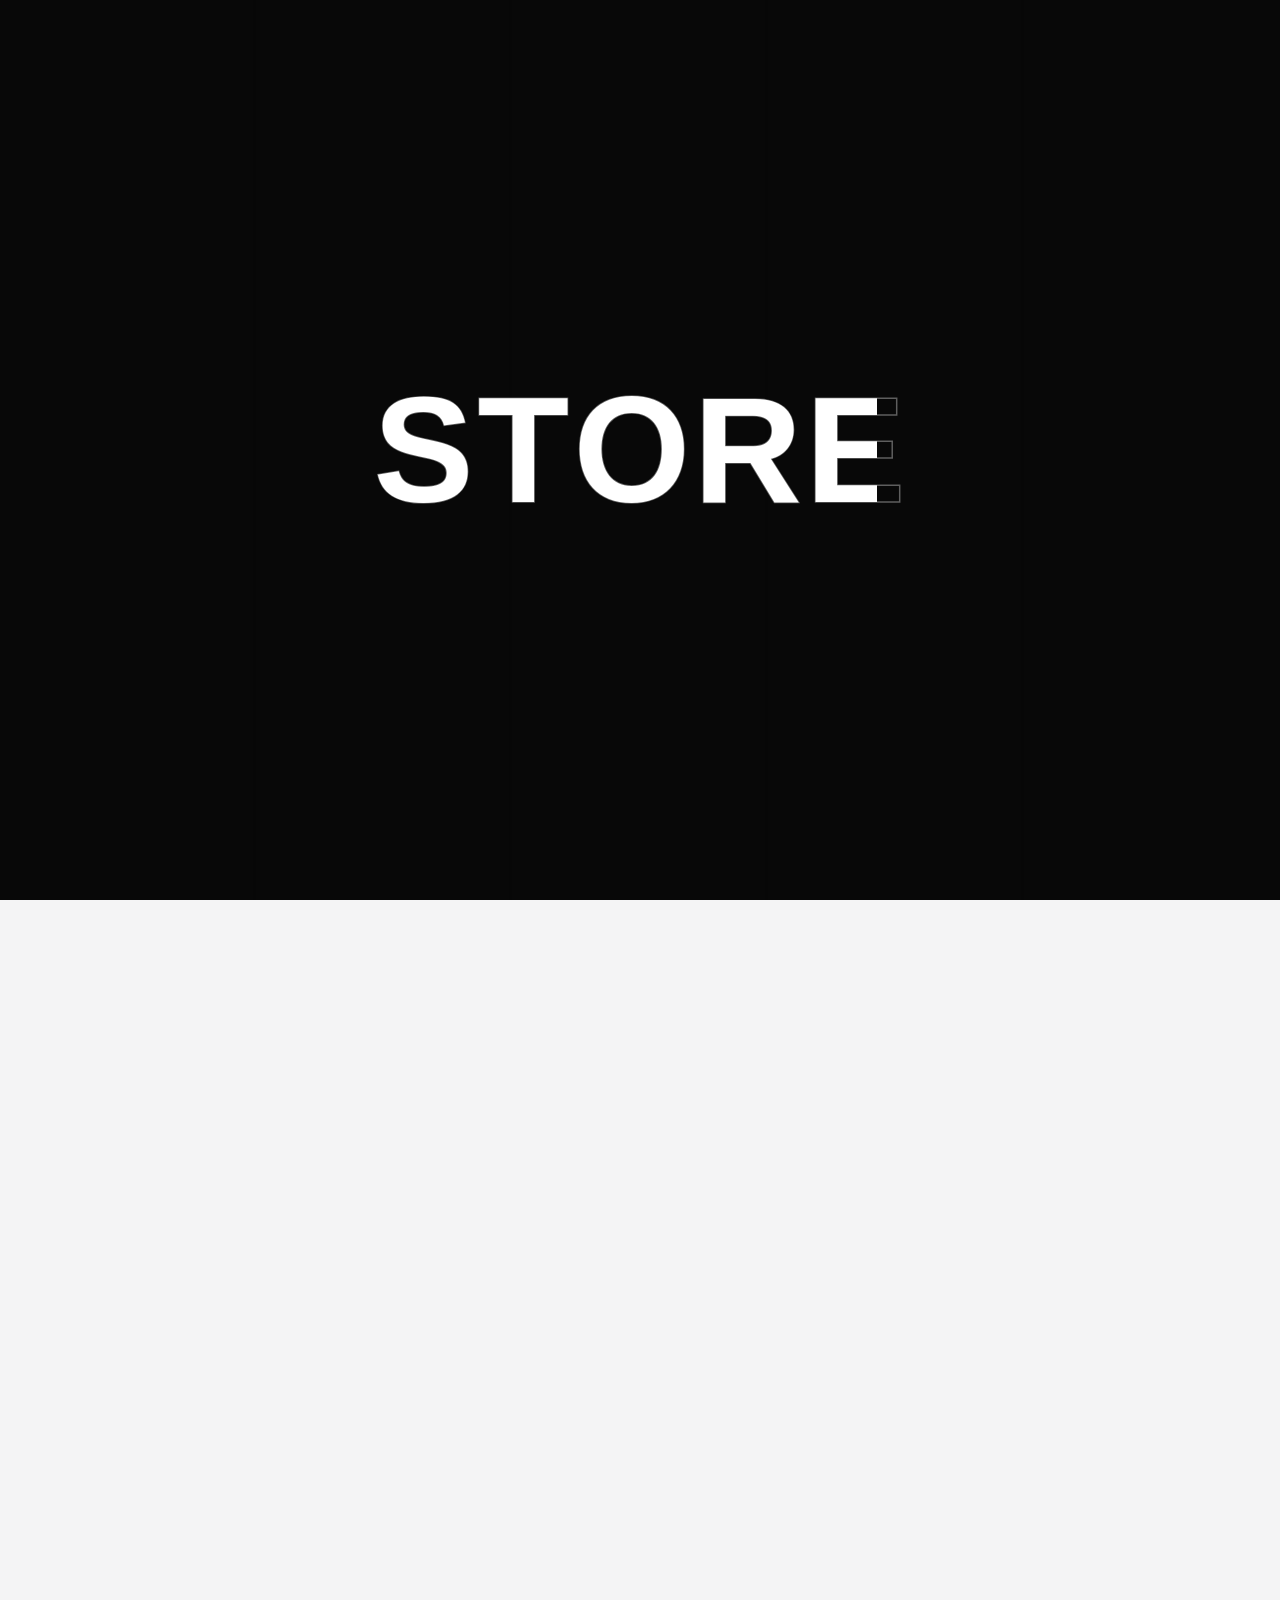
<file: index.html>
<!DOCTYPE html>
<html lang="en" class="preloader-locked">

<head>
    <meta charset="UTF-8">
    <meta name="viewport" content="width=device-width, initial-scale=1.0, maximum-scale=5.0, viewport-fit=cover">
    <link rel="icon" type="image/svg+xml" href="data:image/svg+xml,%3Csvg width='35' height='35' viewBox='0 0 35 35' fill='none' xmlns='http://www.w3.org/2000/svg'%3E%3Crect x='17.5' width='24.7487' height='24.7487' transform='rotate(45 17.5 0)' fill='%23D9D9D9'/%3E%3Cpath d='M34.6466 17.5002L17.75 34.3969V0.603527L34.6466 17.5002Z' fill='black' stroke='%23060606' stroke-width='0.5'/%3E%3C/svg%3E">
    <link rel="stylesheet" href="style.css">
    <link rel="stylesheet" href="profile.css">
    <title>XIV STORE — High Fashion & Collections</title>
</head>

<body class="preloader-locked">
    <div id="preloader" class="preloader">
        <!-- High Fashion Curtain Columns for seamless reveal -->
        <div class="preloader-curtains">
            <div class="curtain-col" style="--col-idx: 0;"></div>
            <div class="curtain-col" style="--col-idx: 1;"></div>
            <div class="curtain-col" style="--col-idx: 2;"></div>
            <div class="curtain-col" style="--col-idx: 3;"></div>
            <div class="curtain-col" style="--col-idx: 4;"></div>
        </div>

        <!-- Central 5-Letter STORE Dispersible Loader -->
        <div class="preloader-content">
            <div class="preloader-store-wrap" id="storeWrap">
                <div class="store-letter-slot" data-index="0">
                    <span class="letter-outline">S</span>
                    <span class="letter-fill">S</span>
                </div>
                <div class="store-letter-slot" data-index="1">
                    <span class="letter-outline">T</span>
                    <span class="letter-fill">T</span>
                </div>
                <div class="store-letter-slot" data-index="2">
                    <span class="letter-outline">O</span>
                    <span class="letter-fill">O</span>
                </div>
                <div class="store-letter-slot" data-index="3">
                    <span class="letter-outline">R</span>
                    <span class="letter-fill">R</span>
                </div>
                <div class="store-letter-slot" data-index="4">
                    <span class="letter-outline">E</span>
                    <span class="letter-fill">E</span>
                </div>
            </div>
        </div>
    </div>
    <script>
        // Failsafe watchdog: auto-unlock page and hide preloader if scripts fail or stall
        (function() {
            var failsafe = setTimeout(function() {
                var pl = document.getElementById('preloader');
                if (pl && !pl.classList.contains('is-done')) {
                    console.warn('Preloader safety watchdog: auto-unlocking');
                    pl.classList.add('curtains-open');
                    pl.style.pointerEvents = 'none';
                    setTimeout(function() {
                        pl.classList.add('is-done');
                        pl.style.display = 'none';
                        document.documentElement.classList.remove('preloader-locked');
                        document.body.classList.remove('preloader-locked');
                        document.body.style.overflow = '';
                    }, 800);
                }
            }, 4500);
            window.__clearPreloaderFailsafe = function() {
                clearTimeout(failsafe);
            };
        })();
    </script>
    <nav>
        <div class="container">
            <!-- Mobile Menu Toggle Button (visible on mobile/tablet) -->
            <button class="mobile-menu-btn" id="mobileMenuBtn" aria-label="Open Navigation Menu">
                <span class="burger-line"></span>
                <span class="burger-line"></span>
            </button>

            <div class="links">
                <a href="#">Home</a>
                <a href="#collectionsSection">Collections</a>
                <a href="#collectionsSection">New</a>
            </div>

            <div class="logo">
                <a href="#" aria-label="Store Home">
                    <svg width="35" height="35" viewBox="0 0 35 35" fill="none" xmlns="http://www.w3.org/2000/svg">
                        <rect x="17.5" width="24.7487" height="24.7487" transform="rotate(45 17.5 0)" fill="#D9D9D9" />
                        <path d="M34.6466 17.5002L17.75 34.3969V0.603527L34.6466 17.5002Z" fill="black" stroke="#060606"
                            stroke-width="0.5" />
                    </svg>
                </a>
            </div>

            <div class="buttons">
                <button class="favorites" aria-label="Wishlist">
                    <svg width="22" height="22" viewBox="0 0 22 22" fill="none" xmlns="http://www.w3.org/2000/svg">
                        <path
                            d="M12.8059 16.6943L12.7597 15.9458L12.8059 16.6943ZM7.33268 6.82443L7.27619 7.5723C7.4795 7.58766 7.68029 7.51958 7.83234 7.38375C7.98439 7.24792 8.07458 7.05605 8.08216 6.8523L7.33268 6.82443ZM16.5254 13.3716L17.264 13.5015L16.5254 13.3716ZM12.7597 15.9458C11.1685 16.0438 9.53441 16.2341 7.93558 16.0486C6.37521 15.8676 4.93302 15.3326 3.75939 14.0189L2.64075 15.0182C4.12626 16.6811 5.95231 17.3286 7.76272 17.5386C9.53468 17.7442 11.3739 17.534 12.852 17.4429L12.7597 15.9458ZM3.75939 14.0189C2.61677 12.7398 2.3858 11.0269 2.96459 9.70578C3.52252 8.43233 4.89677 7.39259 7.27619 7.5723L7.38916 6.07656C4.45773 5.85516 2.43611 7.17414 1.59067 9.10384C0.766087 10.9859 1.12425 13.3206 2.64075 15.0182L3.75939 14.0189ZM12.852 17.4429C13.3848 17.4101 13.9662 17.3726 14.4961 17.265C15.0257 17.1575 15.5862 16.9652 16.0342 16.565L15.0349 15.4464C14.8709 15.5929 14.6086 15.7116 14.1976 15.795C13.7869 15.8784 13.3101 15.9118 12.7597 15.9458L12.852 17.4429ZM17.264 13.5015C17.5206 12.043 17.936 10.239 17.9307 8.45517C17.9254 6.63262 17.4871 4.74539 16.0016 3.08251L14.8829 4.08183C16.0566 5.3956 16.4261 6.88874 16.4307 8.45957C16.4355 10.0691 16.0629 11.6715 15.7867 13.2417L17.264 13.5015ZM16.0016 3.08251C14.4851 1.38493 12.2054 0.766811 10.2426 1.37478C8.23015 1.99813 6.69245 3.85881 6.5832 6.79656L8.08216 6.8523C8.17084 4.46776 9.35835 3.21898 10.6864 2.80762C12.0641 2.38087 13.7403 2.80277 14.8829 4.08183L16.0016 3.08251ZM15.7867 13.2417C15.6912 13.7847 15.6044 14.2548 15.4754 14.6535C15.3464 15.0525 15.199 15.2998 15.0349 15.4464L16.0342 16.565C16.4823 16.1647 16.7363 15.6293 16.9026 15.1152C17.069 14.6007 17.1716 14.0272 17.264 13.5015L15.7867 13.2417Z"
                            fill="white" />
                    </svg>
                </button>

                <button class="cart" id="navCartBtn" aria-label="Open Cart">
                    <span class="cart-btn-text">Cart <b id="navCartCount" class="cart-nav-badge">0</b></span>
                    <span class="cart-btn-icon">
                        <svg width="38" height="38" viewBox="0 0 38 38" fill="none" xmlns="http://www.w3.org/2000/svg">
                            <circle cx="18.5185" cy="18.5185" r="18.5185" fill="white" />
                            <path
                                d="M12.4348 24.3441C12.4348 24.3441 12.4348 24.3441 12.4348 24.3441C13.367 25.5185 15.1019 25.5185 18.5717 25.5185H19.1321C22.602 25.5185 24.3369 25.5185 25.2691 24.3441M12.4348 24.3441C11.5026 23.1697 11.8224 21.3867 12.4618 17.8206C12.9166 15.2847 13.1439 14.0167 14.0072 13.2676M25.2691 24.3441C25.2691 24.3441 25.2691 24.3441 25.2691 24.3441C26.2012 23.1697 25.8815 21.3867 25.242 17.8206C24.7873 15.2847 24.5599 14.0167 23.6967 13.2676M23.6967 13.2676C23.6967 13.2676 23.6967 13.2676 23.6967 13.2676C22.8335 12.5185 21.5997 12.5185 19.1321 12.5185H18.5717C16.1042 12.5185 14.8704 12.5185 14.0072 13.2676C14.0072 13.2676 14.0072 13.2676 14.0072 13.2676"
                                stroke="black" stroke-width="1.5" />
                            <path
                                d="M16.8519 15.5185C17.1431 16.6837 17.9286 17.5185 18.8519 17.5185C19.7753 17.5185 20.5608 16.6837 20.8519 15.5185"
                                stroke="black" stroke-width="1.5" stroke-linecap="round" />
                        </svg>
                    </span>
                </button>
                <button class="profile" id="navProfileBtn" aria-label="User Profile">
                    <svg width="18" height="18" viewBox="0 0 24 24" fill="#ffffff">
                        <path d="M12 12c2.7 0 4.8-2.1 4.8-4.8S14.7 2.4 12 2.4 7.2 4.5 7.2 7.2 9.3 12 12 12zm0 2.4c-3.2 0-9.6 1.6-9.6 4.8V21.6h19.2v-2.4c0-3.2-6.4-4.8-9.6-4.8z" fill="#ffffff"/>
                    </svg>
                </button>
            </div>
        </div>
    </nav>

    <!-- HIGH FASHION EDITORIAL MOBILE NAVIGATION DRAWER -->
    <div id="mobileNavOverlay" class="mobile-nav-overlay" role="dialog" aria-modal="true" aria-label="Site Navigation">
        <div class="mobile-nav-drawer" id="mobileNavDrawer">
            <div class="mobile-nav-header">
                <span class="mobile-nav-brand">XIV COLLECTIONS</span>
                <button class="mobile-nav-close" id="mobileNavClose" aria-label="Close Menu">
                    <svg width="20" height="20" viewBox="0 0 18 18" fill="none" xmlns="http://www.w3.org/2000/svg">
                        <path d="M1 1L17 17M17 1L1 17" stroke="#111111" stroke-width="1.6" stroke-linecap="round" />
                    </svg>
                </button>
            </div>

            <div class="mobile-nav-content">
                <!-- VIP Profile Card in Mobile Drawer -->
                <div class="mobile-drawer-profile-card" id="mobileDrawerProfileBtn" role="button" tabindex="0" aria-label="Client Account">
                    <div class="drawer-profile-avatar" id="drawerProfileAvatar">
                        <svg width="20" height="20" viewBox="0 0 24 24" fill="#ffffff"><path d="M12 12c2.7 0 4.8-2.1 4.8-4.8S14.7 2.4 12 2.4 7.2 4.5 7.2 7.2 9.3 12 12 12zm0 2.4c-3.2 0-9.6 1.6-9.6 4.8V21.6h19.2v-2.4c0-3.2-6.4-4.8-9.6-4.8z"/></svg>
                    </div>
                    <div class="drawer-profile-info">
                        <span class="drawer-profile-name" id="drawerProfileName">CLIENT SUITE</span>
                        <span class="drawer-profile-sub" id="drawerProfileSub">Sign in or Join XIV</span>
                    </div>
                    <span class="drawer-profile-arrow">→</span>
                </div>

                <div class="mobile-nav-group">
                    <span class="mobile-nav-label">DISCOVER</span>
                    <ul class="mobile-nav-links">
                        <li><a href="#" class="mobile-link" data-action="home">HOME <span
                                    class="link-arrow">→</span></a></li>
                        <li><a href="#newThisWeekSection" class="mobile-link" data-action="new">NEW THIS WEEK <span
                                    class="link-arrow">→</span></a></li>
                        <li><a href="#collectionsSection" class="mobile-link" data-action="collections"
                                data-filter="ALL">XIV COLLECTIONS <span class="link-arrow">→</span></a></li>
                        <li><a href="#dzLookbook" class="mobile-link" data-action="lookbook">LOOKBOOK 23-24 <span
                                    class="link-arrow">→</span></a></li>
                    </ul>
                </div>

                <div class="mobile-nav-group">
                    <span class="mobile-nav-label">CATEGORIES</span>
                    <div class="mobile-cat-chips">
                        <button class="mobile-cat-btn" data-cat="Men">MEN</button>
                        <button class="mobile-cat-btn" data-cat="Women">WOMEN</button>
                        <button class="mobile-cat-btn" data-cat="KID">KIDS</button>
                    </div>
                </div>

                <div class="mobile-nav-group mobile-nav-footer-group">
                    <span class="mobile-nav-label">BAG & FAVOURITES</span>
                    <div class="mobile-quick-actions">
                        <button class="mobile-action-btn" id="mobileDrawerCartBtn">
                            <span>SHOPPING BAG</span>
                            <span class="mobile-cart-badge" id="mobileDrawerCartCount">0</span>
                        </button>
                        <button class="mobile-action-btn" id="mobileDrawerFavBtn">
                            <span>SAVED PIECES</span>
                            <span>♥</span>
                        </button>
                    </div>
                </div>
            </div>

            <div class="mobile-nav-bottom">
                <span>&copy; 2024 XIV COLLECTIONS</span>
                <span class="nfc-tag">NFC VERIFIED /</span>
            </div>
        </div>
    </div>

    <section class="search">
        <div class="container">
            <div class="buttons">
                <button class="variants var1">
                    <span>MEN</span>
                </button>

                <button class="variants var2">
                    <span>WOMEN</span>
                </button>

                <button class="variants var3">
                    <span>KIDS</span>
                </button>
            </div>

            <div class="search">
                <span class="glass">
                    <svg width="16" height="16" viewBox="0 0 16 16" fill="none" xmlns="http://www.w3.org/2000/svg">
                        <circle cx="7.55834" cy="7.55834" r="6.80834" stroke="black" stroke-width="1.5" />
                        <path d="M12.575 12.575L15.0833 15.0834" stroke="black" stroke-width="1.5"
                            stroke-linecap="round" />
                    </svg>
                </span>

                <input type="text">

                <button class="find">
                    Search
                </button>
            </div>
        </div>
    </section>


    <section class="hero">
        <div class="container">
            <div class="left-side">
                <div class="info">
                    <h1>NEW<br>COLLECTION</h1>
                    <p>Summer<br>2024</p>
                </div>
                <div class="carousel-nav">
                    <a href="products.html" class="shop-btn" aria-label="Go To Shop">
                        <span>Go To Shop</span>
                        <span class="icon-wrapper">
                            <svg width="49" height="14" viewBox="0 0 49 14" fill="none"
                                xmlns="http://www.w3.org/2000/svg">
                                <path d="M0.75 6.75H48.25M42.25 12.75L48.25 6.75L42.25 0.75" stroke="currentColor"
                                    stroke-width="1.5" stroke-linecap="round" stroke-linejoin="round" />
                            </svg>
                        </span>
                    </a>
                    <div class="nav-arrows">
                        <button class="prev" aria-label="Previous slide">
                            <svg width="7" height="12" viewBox="0 0 7 12" fill="none"
                                xmlns="http://www.w3.org/2000/svg">
                                <path d="M6 11L1 6L6 1" stroke="#888888" stroke-width="1.2" stroke-linecap="round"
                                    stroke-linejoin="round" />
                            </svg>
                        </button>
                        <button class="next" aria-label="Next slide">
                            <svg width="7" height="12" viewBox="0 0 7 12" fill="none"
                                xmlns="http://www.w3.org/2000/svg">
                                <path d="M1 11L6 6L1 1" stroke="#1E1E1E" stroke-width="1.2" stroke-linecap="round"
                                    stroke-linejoin="round" />
                            </svg>
                        </button>
                    </div>
                </div>
            </div>
            <div class="right-side">
                <div class="carousel">
                    <div class="carousel-track">
                        <div class="carousel-slide active">
                            <img src="./src/Clothes/5/1.png" alt="ABSTRACT PRINT SHIRT">
                            <img src="./src/Clothes/6/1.png" alt="ORNATE PATTERN SHIRT">
                        </div>
                        <div class="carousel-slide">
                            <img src="./src/Clothes/7/1.png" alt="GEOMETRIC PATTERN SHIRT">
                            <img src="./src/Clothes/8/1.png" alt="ABSTRACT PRINT SHIRT">
                        </div>
                        <div class="carousel-slide">
                            <img src="./src/Clothes/9/1.png" alt="STRIPED FLORAL SHIRT">
                            <img src="./src/Clothes/10/1.png" alt="FLORAL PRINT SHIRT">
                        </div>
                        <div class="carousel-slide">
                            <img src="./src/Clothes/1/1.png" alt="FLORAL PRINT SHIRT">
                            <img src="./src/Clothes/2/1.png" alt="ORNATE PATTERN SHIRT">
                        </div>
                        <div class="carousel-slide">
                            <img src="./src/Clothes/3/1.png" alt="FLORAL PRINT SHIRT">
                            <img src="./src/Clothes/4/1.png" alt="FLORAL PRINT SHIRT">
                        </div>
                    </div>
                </div>
            </div>
        </div>
    </section>

    <section class="new-this-week" id="newThisWeekSection">
        <div class="container">
            <div class="section-header">
                <div class="title-wrap">
                    <h2>NEW<br>THIS WEEK <span class="badge-count">(50)</span></h2>
                </div>
                <a href="#" class="see-all">See All</a>
            </div>

            <div class="products-carousel">
                <div class="carousel-track">
                    <!-- Slide 1 (4 items from screenshot) -->
                    <div class="carousel-slide active">
                        <div class="product-card">
                            <div class="card-img-wrap">
                                <img src="./src/Clothes/7/1.png" alt="Embroidered Seersucker Shirt">
                                
                                <button type="button" class="card-fav-btn" data-id="1" data-name="Embroidered Seersucker Shirt" data-price="99" data-img="./src/Clothes/7/1.png" data-category="V-Neck T-Shirt" aria-label="Save to Favourites">
                                    <svg viewBox="0 0 24 24">
                                        <path d="M12 21.35l-1.45-1.32C5.4 15.36 2 12.28 2 8.5 2 5.42 4.42 3 7.5 3c1.74 0 3.41.81 4.5 2.09C13.09 3.81 14.76 3 16.5 3 19.58 3 22 5.42 22 8.5c0 3.78-3.4 6.86-8.55 11.54L12 21.35z"/>
                                    </svg>
                                </button>
                                <button class="quick-add" aria-label="Add Embroidered Seersucker Shirt to Cart"
                                    data-id="1" data-name="Embroidered Seersucker Shirt" data-category="V-Neck T-Shirt"
                                    data-price="99" data-img="./src/Clothes/7/1.png">
                                    <svg width="12" height="12" viewBox="0 0 12 12" fill="none"
                                        xmlns="http://www.w3.org/2000/svg">
                                        <path d="M6 1V11M1 6H11" stroke="#333333" stroke-width="1.2"
                                            stroke-linecap="round" />
                                    </svg>
                                </button>
                            </div>
                            <div class="card-info">
                                <div class="card-meta">
                                    <span class="category">V-Neck T-Shirt</span>
                                </div>
                                <div class="card-main">
                                    <h3 class="product-name">Embroidered Seersucker Shirt</h3>
                                    <span class="price">$99</span>
                                </div>
                            </div>
                        </div>

                        <div class="product-card">
                            <div class="card-img-wrap">
                                <img src="./src/Clothes/8/1.png" alt="Basic Slim Fit T-Shirt">
                                
                                <button type="button" class="card-fav-btn" data-id="2" data-name="Basic Slim Fit T-Shirt" data-price="99" data-img="./src/Clothes/8/1.png" data-category="Cotton T-Shirt" aria-label="Save to Favourites">
                                    <svg viewBox="0 0 24 24">
                                        <path d="M12 21.35l-1.45-1.32C5.4 15.36 2 12.28 2 8.5 2 5.42 4.42 3 7.5 3c1.74 0 3.41.81 4.5 2.09C13.09 3.81 14.76 3 16.5 3 19.58 3 22 5.42 22 8.5c0 3.78-3.4 6.86-8.55 11.54L12 21.35z"/>
                                    </svg>
                                </button>
                                <button class="quick-add" aria-label="Add Basic Slim Fit T-Shirt to Cart" data-id="2"
                                    data-name="Basic Slim Fit T-Shirt" data-category="Cotton T-Shirt" data-price="99"
                                    data-img="./src/Clothes/8/1.png">
                                    <svg width="12" height="12" viewBox="0 0 12 12" fill="none"
                                        xmlns="http://www.w3.org/2000/svg">
                                        <path d="M6 1V11M1 6H11" stroke="#333333" stroke-width="1.2"
                                            stroke-linecap="round" />
                                    </svg>
                                </button>
                            </div>
                            <div class="card-info">
                                <div class="card-meta">
                                    <span class="category">Cotton T-Shirt</span>
                                    <span class="color-badge"><span class="color-swatch"></span>+5</span>
                                </div>
                                <div class="card-main">
                                    <h3 class="product-name">Basic Slim Fit T-Shirt</h3>
                                    <span class="price">$99</span>
                                </div>
                            </div>
                        </div>

                        <div class="product-card">
                            <div class="card-img-wrap">
                                <img src="./src/Clothes/9/1.png" alt="Blurred Print T-Shirt">
                                
                                <button type="button" class="card-fav-btn" data-id="3" data-name="Blurred Print T-Shirt" data-price="99" data-img="./src/Clothes/9/1.png" data-category="Henley T-Shirt" aria-label="Save to Favourites">
                                    <svg viewBox="0 0 24 24">
                                        <path d="M12 21.35l-1.45-1.32C5.4 15.36 2 12.28 2 8.5 2 5.42 4.42 3 7.5 3c1.74 0 3.41.81 4.5 2.09C13.09 3.81 14.76 3 16.5 3 19.58 3 22 5.42 22 8.5c0 3.78-3.4 6.86-8.55 11.54L12 21.35z"/>
                                    </svg>
                                </button>
                                <button class="quick-add" aria-label="Add Blurred Print T-Shirt to Cart" data-id="3"
                                    data-name="Blurred Print T-Shirt" data-category="Henley T-Shirt" data-price="99"
                                    data-img="./src/Clothes/9/1.png">
                                    <svg width="12" height="12" viewBox="0 0 12 12" fill="none"
                                        xmlns="http://www.w3.org/2000/svg">
                                        <path d="M6 1V11M1 6H11" stroke="#333333" stroke-width="1.2"
                                            stroke-linecap="round" />
                                    </svg>
                                </button>
                            </div>
                            <div class="card-info">
                                <div class="card-meta">
                                    <span class="category">Henley T-Shirt</span>
                                    <span class="color-badge"><span class="color-swatch"></span>+3</span>
                                </div>
                                <div class="card-main">
                                    <h3 class="product-name">Blurred Print T-Shirt</h3>
                                    <span class="price">$99</span>
                                </div>
                            </div>
                        </div>

                        <div class="product-card">
                            <div class="card-img-wrap">
                                <img src="./src/Clothes/10/1.png" alt="Full Sleeve Zipper">
                                
                                <button type="button" class="card-fav-btn" data-id="4" data-name="Full Sleeve Zipper" data-price="99" data-img="./src/Clothes/10/1.png" data-category="Crewneck T-Shirt" aria-label="Save to Favourites">
                                    <svg viewBox="0 0 24 24">
                                        <path d="M12 21.35l-1.45-1.32C5.4 15.36 2 12.28 2 8.5 2 5.42 4.42 3 7.5 3c1.74 0 3.41.81 4.5 2.09C13.09 3.81 14.76 3 16.5 3 19.58 3 22 5.42 22 8.5c0 3.78-3.4 6.86-8.55 11.54L12 21.35z"/>
                                    </svg>
                                </button>
                                <button class="quick-add" aria-label="Add Full Sleeve Zipper to Cart" data-id="4"
                                    data-name="Full Sleeve Zipper" data-category="Crewneck T-Shirt" data-price="99"
                                    data-img="./src/Clothes/10/1.png">
                                    <svg width="12" height="12" viewBox="0 0 12 12" fill="none"
                                        xmlns="http://www.w3.org/2000/svg">
                                        <path d="M6 1V11M1 6H11" stroke="#333333" stroke-width="1.2"
                                            stroke-linecap="round" />
                                    </svg>
                                </button>
                            </div>
                            <div class="card-info">
                                <div class="card-meta">
                                    <span class="category">Crewneck T-Shirt</span>
                                    <span class="color-badge"><span class="color-swatch"></span>+2</span>
                                </div>
                                <div class="card-main">
                                    <h3 class="product-name">Full Sleeve Zipper</h3>
                                    <span class="price">$99</span>
                                </div>
                            </div>
                        </div>
                    </div>

                    <!-- Slide 2 (Additional 4 items from bd.json) -->
                    <div class="carousel-slide">
                        <div class="product-card">
                            <div class="card-img-wrap">
                                <img src="./src/Clothes/1/1.png" alt="Floral Print Shirt">
                                
                                <button type="button" class="card-fav-btn" data-id="5" data-name="Floral Print Shirt" data-price="99" data-img="./src/Clothes/1/1.png" data-category="Casual Shirt" aria-label="Save to Favourites">
                                    <svg viewBox="0 0 24 24">
                                        <path d="M12 21.35l-1.45-1.32C5.4 15.36 2 12.28 2 8.5 2 5.42 4.42 3 7.5 3c1.74 0 3.41.81 4.5 2.09C13.09 3.81 14.76 3 16.5 3 19.58 3 22 5.42 22 8.5c0 3.78-3.4 6.86-8.55 11.54L12 21.35z"/>
                                    </svg>
                                </button>
                                <button class="quick-add" aria-label="Add Floral Print Shirt to Cart" data-id="5"
                                    data-name="Floral Print Shirt" data-category="Casual Shirt" data-price="99"
                                    data-img="./src/Clothes/1/1.png">
                                    <svg width="12" height="12" viewBox="0 0 12 12" fill="none"
                                        xmlns="http://www.w3.org/2000/svg">
                                        <path d="M6 1V11M1 6H11" stroke="#333333" stroke-width="1.2"
                                            stroke-linecap="round" />
                                    </svg>
                                </button>
                            </div>
                            <div class="card-info">
                                <div class="card-meta">
                                    <span class="category">Casual Shirt</span>
                                    <span class="color-badge"><span class="color-swatch"></span>+4</span>
                                </div>
                                <div class="card-main">
                                    <h3 class="product-name">Floral Print Shirt</h3>
                                    <span class="price">$99</span>
                                </div>
                            </div>
                        </div>

                        <div class="product-card">
                            <div class="card-img-wrap">
                                <img src="./src/Clothes/2/1.png" alt="Ornate Pattern Shirt">
                                
                                <button type="button" class="card-fav-btn" data-id="6" data-name="Ornate Pattern Shirt" data-price="99" data-img="./src/Clothes/2/1.png" data-category="Ornate Shirt" aria-label="Save to Favourites">
                                    <svg viewBox="0 0 24 24">
                                        <path d="M12 21.35l-1.45-1.32C5.4 15.36 2 12.28 2 8.5 2 5.42 4.42 3 7.5 3c1.74 0 3.41.81 4.5 2.09C13.09 3.81 14.76 3 16.5 3 19.58 3 22 5.42 22 8.5c0 3.78-3.4 6.86-8.55 11.54L12 21.35z"/>
                                    </svg>
                                </button>
                                <button class="quick-add" aria-label="Add Ornate Pattern Shirt to Cart" data-id="6"
                                    data-name="Ornate Pattern Shirt" data-category="Ornate Shirt" data-price="99"
                                    data-img="./src/Clothes/2/1.png">
                                    <svg width="12" height="12" viewBox="0 0 12 12" fill="none"
                                        xmlns="http://www.w3.org/2000/svg">
                                        <path d="M6 1V11M1 6H11" stroke="#333333" stroke-width="1.2"
                                            stroke-linecap="round" />
                                    </svg>
                                </button>
                            </div>
                            <div class="card-info">
                                <div class="card-meta">
                                    <span class="category">Ornate Shirt</span>
                                    <span class="color-badge"><span class="color-swatch"></span>+2</span>
                                </div>
                                <div class="card-main">
                                    <h3 class="product-name">Ornate Pattern Shirt</h3>
                                    <span class="price">$99</span>
                                </div>
                            </div>
                        </div>

                        <div class="product-card">
                            <div class="card-img-wrap">
                                <img src="./src/Clothes/3/1.png" alt="Artwork Print T-Shirt">
                                
                                <button type="button" class="card-fav-btn" data-id="7" data-name="Artwork Print T-Shirt" data-price="99" data-img="./src/Clothes/3/1.png" data-category="Graphic Tee" aria-label="Save to Favourites">
                                    <svg viewBox="0 0 24 24">
                                        <path d="M12 21.35l-1.45-1.32C5.4 15.36 2 12.28 2 8.5 2 5.42 4.42 3 7.5 3c1.74 0 3.41.81 4.5 2.09C13.09 3.81 14.76 3 16.5 3 19.58 3 22 5.42 22 8.5c0 3.78-3.4 6.86-8.55 11.54L12 21.35z"/>
                                    </svg>
                                </button>
                                <button class="quick-add" aria-label="Add Artwork Print T-Shirt to Cart" data-id="7"
                                    data-name="Artwork Print T-Shirt" data-category="Graphic Tee" data-price="99"
                                    data-img="./src/Clothes/3/1.png">
                                    <svg width="12" height="12" viewBox="0 0 12 12" fill="none"
                                        xmlns="http://www.w3.org/2000/svg">
                                        <path d="M6 1V11M1 6H11" stroke="#333333" stroke-width="1.2"
                                            stroke-linecap="round" />
                                    </svg>
                                </button>
                            </div>
                            <div class="card-info">
                                <div class="card-meta">
                                    <span class="category">Graphic Tee</span>
                                    <span class="color-badge"><span class="color-swatch"></span>+3</span>
                                </div>
                                <div class="card-main">
                                    <h3 class="product-name">Artwork Print T-Shirt</h3>
                                    <span class="price">$99</span>
                                </div>
                            </div>
                        </div>

                        <div class="product-card">
                            <div class="card-img-wrap">
                                <img src="./src/Clothes/4/1.png" alt="Botanical Motif Shirt">
                                
                                <button type="button" class="card-fav-btn" data-id="8" data-name="Botanical Motif Shirt" data-price="99" data-img="./src/Clothes/4/1.png" data-category="Summer Top" aria-label="Save to Favourites">
                                    <svg viewBox="0 0 24 24">
                                        <path d="M12 21.35l-1.45-1.32C5.4 15.36 2 12.28 2 8.5 2 5.42 4.42 3 7.5 3c1.74 0 3.41.81 4.5 2.09C13.09 3.81 14.76 3 16.5 3 19.58 3 22 5.42 22 8.5c0 3.78-3.4 6.86-8.55 11.54L12 21.35z"/>
                                    </svg>
                                </button>
                                <button class="quick-add" aria-label="Add Botanical Motif Shirt to Cart" data-id="8"
                                    data-name="Botanical Motif Shirt" data-category="Summer Top" data-price="99"
                                    data-img="./src/Clothes/4/1.png">
                                    <svg width="12" height="12" viewBox="0 0 12 12" fill="none"
                                        xmlns="http://www.w3.org/2000/svg">
                                        <path d="M6 1V11M1 6H11" stroke="#333333" stroke-width="1.2"
                                            stroke-linecap="round" />
                                    </svg>
                                </button>
                            </div>
                            <div class="card-info">
                                <div class="card-meta">
                                    <span class="category">Summer Top</span>
                                    <span class="color-badge"><span class="color-swatch"></span>+2</span>
                                </div>
                                <div class="card-main">
                                    <h3 class="product-name">Botanical Motif Shirt</h3>
                                    <span class="price">$99</span>
                                </div>
                            </div>
                        </div>
                    </div>
                </div>
            </div>

            <!-- Bottom Navigation Controls -->
            <div class="section-nav-arrows">
                <button class="prev" aria-label="Previous products">
                    <svg width="7" height="12" viewBox="0 0 7 12" fill="none" xmlns="http://www.w3.org/2000/svg">
                        <path d="M6 11L1 6L6 1" stroke="#888888" stroke-width="1.2" stroke-linecap="round"
                            stroke-linejoin="round" />
                    </svg>
                </button>
                <button class="next" aria-label="Next products">
                    <svg width="7" height="12" viewBox="0 0 7 12" fill="none" xmlns="http://www.w3.org/2000/svg">
                        <path d="M1 11L6 6L1 1" stroke="#1E1E1E" stroke-width="1.2" stroke-linecap="round"
                            stroke-linejoin="round" />
                    </svg>
                </button>
            </div>
        </div>
    </section>

    <!-- ================= XIV COLLECTIONS 23-24 SECTION ================= -->
    <section class="xiv-collections" id="collectionsSection">
        <div class="container">
            <!-- Header Block -->
            <div class="xiv-header">
                <div class="xiv-title-wrap">
                    <span class="xiv-sub-title">XIV</span>
                    <h2 class="xiv-main-title">COLLECTIONS</h2>
                    <span class="xiv-season-tag">23-24</span>
                </div>
            </div>

            <!-- Controls & Filter / Sort Bar -->
            <div class="xiv-controls-bar">
                <div class="xiv-filter-tabs" role="tablist">
                    <button class="xiv-tab active" data-filter="ALL" role="tab" aria-selected="true">(ALL)</button>
                    <button class="xiv-tab" data-filter="Men" role="tab" aria-selected="false">Men</button>
                    <button class="xiv-tab" data-filter="Women" role="tab" aria-selected="false">Women</button>
                    <button class="xiv-tab" data-filter="KID" role="tab" aria-selected="false">KID</button>
                </div>

                <div class="xiv-tools-wrap">
                    <button class="xiv-tool-btn xiv-filters-trigger" id="xivFiltersTrigger" aria-label="Toggle filters">
                        <span>Filters(+)</span>
                    </button>
                    <div class="xiv-sort-dropdown" id="xivSortDropdown">
                        <button class="xiv-tool-btn xiv-sort-trigger" id="xivSortTrigger"
                            aria-label="Toggle sort options">
                            <span id="xivSortLabel">Sorts(-)</span>
                        </button>
                        <div class="xiv-sort-menu" id="xivSortMenu">
                            <button class="sort-item active" data-sort="default">Featured</button>
                            <button class="sort-item" data-sort="asc">Less to more</button>
                            <button class="sort-item" data-sort="desc">More to Less</button>
                        </div>
                    </div>
                </div>
            </div>

            <!-- Dynamic Product Grid (Cards with Pure White Background & + Button) -->
            <div class="xiv-grid" id="xivGrid">
                <!-- Rendered dynamically from bd.json via JS with fallback cards -->
            </div>

            <!-- More Button (Navigates to dedicated products page) -->
            <div class="xiv-more-container">
                <a href="products.html" class="xiv-more-btn" id="xivMoreBtn" aria-label="Explore Full Products Catalog"
                    style="text-decoration: none;">
                    <span class="more-label">More</span>
                    <span class="more-chevron">
                        <svg width="18" height="12" viewBox="0 0 18 12" fill="none" xmlns="http://www.w3.org/2000/svg">
                            <path d="M1 2L9 10L17 2" stroke="#111111" stroke-width="1.8" stroke-linecap="round"
                                stroke-linejoin="round" />
                        </svg>
                    </span>
                </a>
            </div>
        </div>
    </section>

    <!-- FULL EDITORIAL CATALOG MODAL (Triggered by More button) -->
    <div id="catalogModalOverlay" class="catalog-modal-overlay" role="dialog" aria-modal="true"
        aria-labelledby="catalogModalTitle">
        <div class="catalog-modal" id="catalogModal">
            <div class="catalog-modal-header">
                <div class="catalog-title-group">
                    <span class="catalog-pretitle">XIV COLLECTIONS 23-24</span>
                    <h3 id="catalogModalTitle">FULL LOOKBOOK & CATALOG</h3>
                </div>
                <div class="catalog-header-actions">
                    <div class="catalog-filter-pills" id="catalogFilterPills">
                        <button class="cat-pill active" data-cat="ALL">All Pieces</button>
                        <button class="cat-pill" data-cat="Men">Men</button>
                        <button class="cat-pill" data-cat="Women">Women</button>
                        <button class="cat-pill" data-cat="KID">Kids</button>
                    </div>
                    <button class="catalog-close-btn" id="catalogCloseBtn" aria-label="Close Catalog">
                        <svg width="20" height="20" viewBox="0 0 18 18" fill="none" xmlns="http://www.w3.org/2000/svg">
                            <path d="M1 1L17 17M17 1L1 17" stroke="#111111" stroke-width="1.6" stroke-linecap="round" />
                        </svg>
                    </button>
                </div>
            </div>

            <div class="catalog-modal-body" id="catalogModalGrid">
                <!-- Populated dynamically with all high-resolution fashion photographs -->
            </div>
        </div>
    </div>

    <section class="dz-lookbook" id="dzLookbook">
        <div class="container">
            <div class="dz-header">
                <h2 class="dz-title">OUR APPROACH TO FASHION DESIGN</h2>
                <p class="dz-desc">
                    at elegant vogue , we blend creativity with craftsmanship to create<br>
                    fashion that transcends trends and stands the test of time each<br>
                    design is meticulously crafted, ensuring the highest quelity<br>
                    exqulsite finish
                </p>
            </div>
        </div>

        <!-- Continuous Looped Wave Gallery -->
        <div class="dz-wave-viewport" id="dzWaveGallery">
            <div class="dz-wave-track">
                <!-- Prepended Clones to ensure infinite seamless coverage across ultra-wide monitors -->
                <!-- Clone 7-pre (High) -->
                <div class="dz-gallery-item wave-high" aria-hidden="true">
                    <div class="dz-card-inner">
                        <img src="./src/dz/lookbook-7.png" alt="Linen Contemporary" loading="lazy">
                    </div>
                </div>
                <!-- Clone 8-pre (Low) -->
                <div class="dz-gallery-item wave-low" aria-hidden="true">
                    <div class="dz-card-inner">
                        <img src="./src/dz/lookbook-8.png" alt="Editorial Seated" loading="lazy">
                    </div>
                </div>

                <!-- 8 Distinct Editorial Photos (Alternating Wave High and Wave Low) -->
                <!-- Item 1 (High) -->
                <div class="dz-gallery-item wave-high">
                    <div class="dz-card-inner">
                        <img src="./src/dz/lookbook-1.jpg" alt="Urban Fashion Coat"
                            loading="lazy">
                    </div>
                </div>
                <!-- Item 2 (Low) -->
                <div class="dz-gallery-item wave-low">
                    <div class="dz-card-inner">
                        <img src="./src/dz/lookbook-2.jpg"
                            alt="Street Style Reflections" loading="lazy">
                    </div>
                </div>
                <!-- Item 3 (High) -->
                <div class="dz-gallery-item wave-high">
                    <div class="dz-card-inner">
                        <img src="./src/dz/lookbook-3.jpg"
                            alt="Minimalist Fashion Seated" loading="lazy">
                    </div>
                </div>
                <!-- Item 4 (Low) -->
                <div class="dz-gallery-item wave-low">
                    <div class="dz-card-inner">
                        <img src="./src/dz/lookbook-4.jpg" alt="Casual Wear Flatlay"
                            loading="lazy">
                    </div>
                </div>
                <!-- Item 5 (High) -->
                <div class="dz-gallery-item wave-high">
                    <div class="dz-card-inner">
                        <img src="./src/dz/lookbook-5.png" alt="Silk Elegance" loading="lazy">
                    </div>
                </div>
                <!-- Item 6 (Low) -->
                <div class="dz-gallery-item wave-low">
                    <div class="dz-card-inner">
                        <img src="./src/dz/lookbook-6.png" alt="Studio Modernist" loading="lazy">
                    </div>
                </div>
                <!-- Item 7 (High) -->
                <div class="dz-gallery-item wave-high">
                    <div class="dz-card-inner">
                        <img src="./src/dz/lookbook-7.png" alt="Linen Contemporary" loading="lazy">
                    </div>
                </div>
                <!-- Item 8 (Low) -->
                <div class="dz-gallery-item wave-low">
                    <div class="dz-card-inner">
                        <img src="./src/dz/lookbook-8.png" alt="Editorial Seated" loading="lazy">
                    </div>
                </div>

                <!-- Clones for seamless infinite looping -->
                <!-- Clone 1 (High) -->
                <div class="dz-gallery-item wave-high" aria-hidden="true">
                    <div class="dz-card-inner">
                        <img src="./src/dz/lookbook-1.jpg" alt="Urban Fashion Coat"
                            loading="lazy">
                    </div>
                </div>
                <!-- Clone 2 (Low) -->
                <div class="dz-gallery-item wave-low" aria-hidden="true">
                    <div class="dz-card-inner">
                        <img src="./src/dz/lookbook-2.jpg"
                            alt="Street Style Reflections" loading="lazy">
                    </div>
                </div>
                <!-- Clone 3 (High) -->
                <div class="dz-gallery-item wave-high" aria-hidden="true">
                    <div class="dz-card-inner">
                        <img src="./src/dz/lookbook-3.jpg"
                            alt="Minimalist Fashion Seated" loading="lazy">
                    </div>
                </div>
                <!-- Clone 4 (Low) -->
                <div class="dz-gallery-item wave-low" aria-hidden="true">
                    <div class="dz-card-inner">
                        <img src="./src/dz/lookbook-4.jpg" alt="Casual Wear Flatlay"
                            loading="lazy">
                    </div>
                </div>
                <!-- Clone 5 (High) -->
                <div class="dz-gallery-item wave-high" aria-hidden="true">
                    <div class="dz-card-inner">
                        <img src="./src/dz/lookbook-5.png" alt="Silk Elegance" loading="lazy">
                    </div>
                </div>
                <!-- Clone 6 (Low) -->
                <div class="dz-gallery-item wave-low" aria-hidden="true">
                    <div class="dz-card-inner">
                        <img src="./src/dz/lookbook-6.png" alt="Studio Modernist" loading="lazy">
                    </div>
                </div>
                <!-- Clone 7 (High) -->
                <div class="dz-gallery-item wave-high" aria-hidden="true">
                    <div class="dz-card-inner">
                        <img src="./src/dz/lookbook-7.png" alt="Linen Contemporary" loading="lazy">
                    </div>
                </div>
                <!-- Clone 8 (Low) -->
                <div class="dz-gallery-item wave-low" aria-hidden="true">
                    <div class="dz-card-inner">
                        <img src="./src/dz/lookbook-8.png" alt="Editorial Seated" loading="lazy">
                    </div>
                </div>
            </div>
        </div>
    </section>

    <!-- ================= HIGH FASHION EDITORIAL FOOTER ================= -->
    <footer class="xiv-footer" id="xivFooter">
        <div class="xiv-footer-container">
            <div class="xiv-footer-main">
                <!-- Left Navigation Column -->
                <div class="xiv-footer-nav-col">
                    <!-- Info Section -->
                    <div class="xiv-footer-block">
                        <span class="xiv-footer-heading">INFO</span>
                        <ul class="xiv-footer-list">
                            <li><a href="#pricing" class="xiv-footer-link">PRICING <span class="xiv-slash">/</span></a>
                            </li>
                            <li><a href="#about" class="xiv-footer-link">ABOUT <span class="xiv-slash">/</span></a></li>
                            <li><a href="#contacts" class="xiv-footer-link">CONTACTS</a></li>
                        </ul>
                    </div>

                    <!-- Languages Section -->
                    <div class="xiv-footer-block xiv-footer-languages">
                        <span class="xiv-footer-heading">LANGUAGES</span>
                        <ul class="xiv-footer-list">
                            <li><button type="button" class="xiv-footer-lang-btn is-active">ENG <span
                                        class="xiv-slash">/</span></button></li>
                            <li><button type="button" class="xiv-footer-lang-btn">ESP <span
                                        class="xiv-slash">/</span></button></li>
                            <li><button type="button" class="xiv-footer-lang-btn">SVE</button></li>
                        </ul>
                    </div>
                </div>

                <!-- Center / Brand Technologies Column -->
                <div class="xiv-footer-tech-col">
                    <span class="xiv-footer-heading">TECHNOLOGIES</span>

                    <div class="xiv-footer-tech-content">
                        <!-- Brand Emblem & Typography Wrapper -->
                        <div class="xiv-brand-display">
                            <!-- Background VR Ghost Typography -->
                            <span class="xiv-watermark-vr" aria-hidden="true">VR</span>

                            <!-- Diamond Prism Icon (left half grey, right half black) -->
                            <div class="xiv-prism-emblem" aria-hidden="true">
                                <svg width="26" height="26" viewBox="0 0 26 26" fill="none"
                                    xmlns="http://www.w3.org/2000/svg">
                                    <polygon points="13,1 1,13 13,25" fill="#cecece" />
                                    <polygon points="13,1 25,13 13,25" fill="#141414" />
                                </svg>
                            </div>

                            <!-- Massive Bold Typography: XIV QR -->
                            <div class="xiv-brand-title">
                                <span class="xiv-title-line">XIV</span>
                                <span class="xiv-title-line">QR</span>
                            </div>
                        </div>

                        <!-- Near-Field Communication Descriptor with Slanted Slash -->
                        <div class="xiv-nfc-descriptor">
                            <span>Near-field communication</span>
                            <svg class="xiv-nfc-slash-svg" width="14" height="40" viewBox="0 0 14 40" fill="none"
                                aria-hidden="true">
                                <line x1="12" y1="2" x2="2" y2="38" stroke="#b2b2b2" stroke-width="1.3"
                                    stroke-linecap="round" />
                            </svg>
                        </div>
                    </div>
                </div>
            </div>

            <!-- Footer Bottom Row: Copyright & Legal -->
            <div class="xiv-footer-bottom">
                <div class="xiv-footer-bottom-spacer"></div>
                <div class="xiv-footer-copyright">
                    &copy; 2024 &mdash; copyright
                </div>
                <div class="xiv-footer-privacy-col">
                    <a href="#privacy" class="xiv-privacy-link">privacy</a>
                </div>
            </div>
        </div>
    </footer>

    <!-- HIGH FASHION EDITORIAL CART DRAWER -->
    <div id="cartDrawerOverlay" class="cart-drawer-overlay">
        <div class="cart-drawer" id="cartDrawer" role="dialog" aria-modal="true" aria-labelledby="cartTitle">
            <div class="cart-drawer-header">
                <div class="cart-title-wrap">
                    <h3 id="cartTitle">SHOPPING BAG</h3>
                    <span class="cart-count-badge" id="cartCountBadge">(0)</span>
                </div>
                <button class="cart-close-btn" id="cartCloseBtn" aria-label="Close Bag">
                    <svg width="18" height="18" viewBox="0 0 18 18" fill="none" xmlns="http://www.w3.org/2000/svg">
                        <path d="M1 1L17 17M17 1L1 17" stroke="#111111" stroke-width="1.5" stroke-linecap="round" />
                    </svg>
                </button>
            </div>

            <div class="cart-drawer-body" id="cartItemsList">
                <!-- Cart items or empty state rendered via JS -->
            </div>

            <div class="cart-drawer-footer" id="cartFooter">
                <div class="cart-summary">
                    <div class="summary-row shipping-row">
                        <span>Shipping</span>
                        <span class="free-shipping">Complimentary</span>
                    </div>
                    <div class="summary-row subtotal-row">
                        <span>Subtotal</span>
                        <span id="cartSubtotal" class="subtotal-val">$0</span>
                    </div>
                </div>
                <button class="cart-checkout-btn" id="checkoutBtn">
                    <span>CHECKOUT</span>
                    <span class="btn-arrow">
                        <svg width="24" height="12" viewBox="0 0 24 12" fill="none" xmlns="http://www.w3.org/2000/svg">
                            <path d="M0 6H22M17 1L22 6L17 11" stroke="white" stroke-width="1.5" stroke-linecap="round"
                                stroke-linejoin="round" />
                        </svg>
                    </span>
                </button>
                <button class="cart-continue-btn" id="continueShoppingBtn">Continue Shopping</button>
            </div>
        </div>
    </div>

    <!-- TOAST NOTIFICATION -->
    <div id="cartToast" class="cart-toast" role="status" aria-live="polite">
        <span class="toast-icon">✓</span>
        <span class="toast-msg">Item added to bag</span>
    </div>

    <!-- VISA CHECKOUT MODAL -->
    <div id="checkoutModalOverlay" class="checkout-modal-overlay" role="dialog" aria-modal="true"
        aria-labelledby="checkoutModalTitle">
        <div class="checkout-modal" id="checkoutModal">
            <!-- Modal Close Button -->
            <button class="modal-close-btn" id="checkoutModalClose" aria-label="Close checkout">
                <svg width="18" height="18" viewBox="0 0 18 18" fill="none" xmlns="http://www.w3.org/2000/svg">
                    <path d="M1 1L17 17M17 1L1 17" stroke="#111111" stroke-width="1.5" stroke-linecap="round" />
                </svg>
            </button>

            <!-- STEP 1: CARD FORM VIEW -->
            <div class="checkout-view" id="checkoutFormView">
                <div class="checkout-header">
                    <div class="checkout-badge">SECURE CHECKOUT</div>
                    <h3 id="checkoutModalTitle">VISA PAYMENT</h3>
                    <p class="checkout-subtitle">Enter card details to complete your order</p>
                </div>

                <!-- Interactive Visa Card Preview -->
                <div class="credit-card-preview" id="cardPreview">
                    <div class="card-glass-shine"></div>
                    <div class="card-top-row">
                        <div class="card-chip">
                            <div class="chip-line"></div>
                            <div class="chip-line"></div>
                            <div class="chip-line"></div>
                        </div>
                        <div class="card-brand-logo">
                            <!-- Visa Logo SVG -->
                            <svg width="54" height="18" viewBox="0 0 54 18" fill="none"
                                xmlns="http://www.w3.org/2000/svg">
                                <path
                                    d="M22.5 0.5L14.7 17.5H9.6L5.9 4.2C5.7 3.3 5.5 3.0 4.8 2.6C3.7 2.0 1.7 1.4 0 1.0L0.2 0.5H8.3C9.4 0.5 10.3 1.2 10.6 2.5L12.6 13.5L17.6 0.5H22.5ZM42.7 12.0C42.7 7.7 36.8 7.5 36.8 5.6C36.9 5.0 37.4 4.3 38.7 4.2C39.3 4.1 41.0 4.0 42.8 4.9L43.6 1.4C42.5 1.0 41.2 0.6 39.4 0.6C34.3 0.6 30.6 3.4 30.6 7.4C30.6 10.4 33.2 12.0 35.1 13.0C37.2 14.0 37.9 14.6 37.8 15.5C37.8 16.9 36.2 17.5 34.7 17.5C32.3 17.5 30.8 16.8 29.7 16.3L28.9 19.9C30.2 20.5 32.2 21.0 34.4 21.0C39.9 21.0 43.4 18.2 43.5 14.0L42.7 12.0ZM56.0 17.5H60.3L56.5 0.5H52.6C51.7 0.5 50.9 1.0 50.6 1.9L43.2 17.5H48.4L49.4 14.6H55.7L56.0 17.5ZM50.8 10.7L53.4 3.4L54.9 10.7H50.8ZM29.5 0.5L25.6 17.5H20.7L24.6 0.5H29.5Z"
                                    transform="scale(0.85)" fill="#FFFFFF" />
                            </svg>
                        </div>
                    </div>

                    <div class="card-number-display" id="cardPreviewNumber">•••• •••• •••• ••••</div>

                    <div class="card-bottom-row">
                        <div class="card-holder-wrap">
                            <span class="card-lbl">CARD HOLDER</span>
                            <span class="card-val" id="cardPreviewName">ALEXANDER SMITH</span>
                        </div>
                        <div class="card-expiry-wrap">
                            <span class="card-lbl">EXPIRES</span>
                            <span class="card-val" id="cardPreviewExpiry">12/28</span>
                        </div>
                    </div>
                </div>

                <!-- Form -->
                <form id="checkoutForm" class="checkout-form" autocomplete="off">
                    <div class="form-group">
                        <label for="cardNumberInput">Card Number</label>
                        <div class="input-with-icon">
                            <input type="text" id="cardNumberInput" name="cardnumber" placeholder="4400 1234 5678 9010"
                                maxlength="19" inputmode="numeric" required>
                            <span class="input-card-icon" aria-hidden="true">
                                <svg width="32" height="20" viewBox="0 0 32 20" fill="none"
                                    xmlns="http://www.w3.org/2000/svg">
                                    <rect width="32" height="20" rx="3" fill="#0E4595" />
                                    <path
                                        d="M13.2 6.2L10.9 14.8H8.8L7.2 8.1C7.1 7.6 6.9 7.4 6.5 7.2C5.8 6.8 4.7 6.5 3.6 6.3L3.7 6.2H7.7C8.2 6.2 8.7 6.6 8.8 7.2L9.8 12.8L12.1 6.2H13.2ZM18.6 12.0C18.6 9.8 15.6 9.7 15.7 8.7C15.7 8.4 16.0 8.1 16.6 8.0C16.9 8.0 17.8 7.9 18.7 8.4L19.1 6.6C18.6 6.4 17.9 6.2 17.0 6.2C14.4 6.2 12.6 7.6 12.6 9.6C12.6 11.1 13.9 11.9 14.9 12.4C15.9 12.9 16.3 13.2 16.3 13.7C16.3 14.4 15.5 14.7 14.7 14.7C13.5 14.7 12.7 14.3 12.2 14.1L11.7 15.9C12.4 16.2 13.4 16.5 14.5 16.5C17.3 16.5 19.1 15.1 19.1 13.0L18.6 12.0ZM25.3 14.8H27.2L25.6 6.2H23.9C23.4 6.2 23.0 6.5 22.9 6.9L19.5 14.8H21.7L22.2 13.5H24.9L25.3 14.8ZM22.8 12.0L23.9 8.8L24.5 12.0H22.8ZM15.9 6.2L13.9 14.8H11.8L13.8 6.2H15.9Z"
                                        fill="#FFFFFF" />
                                </svg>
                            </span>
                        </div>
                    </div>

                    <div class="form-group">
                        <label for="cardNameInput">Cardholder Name</label>
                        <input type="text" id="cardNameInput" name="cardname" placeholder="ALEXANDER SMITH"
                            maxlength="28" required>
                    </div>

                    <div class="form-row">
                        <div class="form-group col-half">
                            <label for="cardExpiryInput">Expiration Date</label>
                            <input type="text" id="cardExpiryInput" name="cardexpiry" placeholder="12/28" maxlength="5"
                                inputmode="numeric" required>
                        </div>
                        <div class="form-group col-half">
                            <label for="cardCvvInput">CVV / CVC</label>
                            <input type="password" id="cardCvvInput" name="cardcvv" placeholder="•••" maxlength="4"
                                inputmode="numeric" required>
                        </div>
                    </div>

                    <div class="checkout-actions">
                        <button type="submit" class="pay-submit-btn" id="paySubmitBtn">
                            <span class="pay-btn-text">PAY</span>
                            <span class="pay-btn-amount" id="modalPayAmount">$0</span>
                            <svg class="pay-btn-lock" width="14" height="14" viewBox="0 0 24 24" fill="none"
                                stroke="currentColor" stroke-width="2">
                                <rect x="3" y="11" width="18" height="11" rx="2" ry="2"></rect>
                                <path d="M7 11V7a5 5 0 0 1 10 0v4"></path>
                            </svg>
                        </button>
                    </div>
                </form>
            </div>

            <!-- STEP 2: PROCESSING & SUCCESS VIEW -->
            <div class="checkout-view is-hidden" id="checkoutProcessView">
                <div class="payment-animation-stage">
                    <div class="spinner-checkmark-container" id="spinnerCheckmarkContainer">
                        <!-- SVG Animation Element -->
                        <svg class="payment-status-svg" viewBox="0 0 100 100" width="110" height="110">
                            <!-- Background Track -->
                            <circle class="ring-bg-track" cx="50" cy="50" r="42" fill="none" stroke="#e8e8e8"
                                stroke-width="6" />

                            <!-- Incomplete Rotating & Chasing Green Ring -->
                            <circle class="ring-spinner-circle" id="ringSpinnerCircle" cx="50" cy="50" r="42"
                                fill="none" stroke="#10b981" stroke-width="6" stroke-linecap="round" />

                            <!-- Solid Green Filling Circle -->
                            <circle class="success-circle-bg" id="successCircleBg" cx="50" cy="50" r="42"
                                fill="#10b981" />

                            <!-- White Checkmark Path -->
                            <path class="success-checkmark-path" id="successCheckmarkPath" d="M30 52 L43 65 L70 37"
                                fill="none" stroke="#ffffff" stroke-width="6" stroke-linecap="round"
                                stroke-linejoin="round" />
                        </svg>
                    </div>
                </div>

                <div class="payment-status-content" id="paymentStatusContent">
                    <!-- Dynamic state: Processing -->
                    <div class="status-state-processing" id="statusStateProcessing">
                        <h4>PROCESSING PAYMENT</h4>
                        <p>Securing transaction with payment gateway...</p>
                        <div class="pulse-dots">
                            <span></span><span></span><span></span>
                        </div>
                    </div>

                    <!-- Dynamic state: Success -->
                    <div class="status-state-success is-hidden" id="statusStateSuccess">
                        <div class="success-badge">ORDER CONFIRMED</div>
                        <h4 class="success-title">PAYMENT SUCCESSFUL</h4>
                        <p class="success-desc">Thank you for your purchase! Your order has been placed and is being
                            prepared.</p>

                        <div class="order-receipt-card">
                            <div class="receipt-row">
                                <span class="receipt-label">Order Reference</span>
                                <span class="receipt-value" id="receiptOrderId">#ORD-94821</span>
                            </div>
                            <div class="receipt-row">
                                <span class="receipt-label">Amount Paid</span>
                                <span class="receipt-value receipt-amount" id="receiptAmount">$0</span>
                            </div>
                            <div class="receipt-row">
                                <span class="receipt-label">Payment Method</span>
                                <span class="receipt-value" id="receiptCard">Visa •••• 4400</span>
                            </div>
                        </div>

                        <button class="payment-done-btn" id="paymentDoneBtn">
                            <span>CONTINUE SHOPPING</span>
                            <svg width="18" height="12" viewBox="0 0 24 12" fill="none"
                                xmlns="http://www.w3.org/2000/svg">
                                <path d="M0 6H22M17 1L22 6L17 11" stroke="white" stroke-width="1.8"
                                    stroke-linecap="round" stroke-linejoin="round" />
                            </svg>
                        </button>
                    </div>
                </div>
            </div>
        </div>
    </div>

    <script src="./carousel.js"></script>
    <script src="./favourites-manager.js"></script>
    <script src="./profile-manager.js"></script>
    <script src="./index.js"></script>
</body>

</html>
</file>
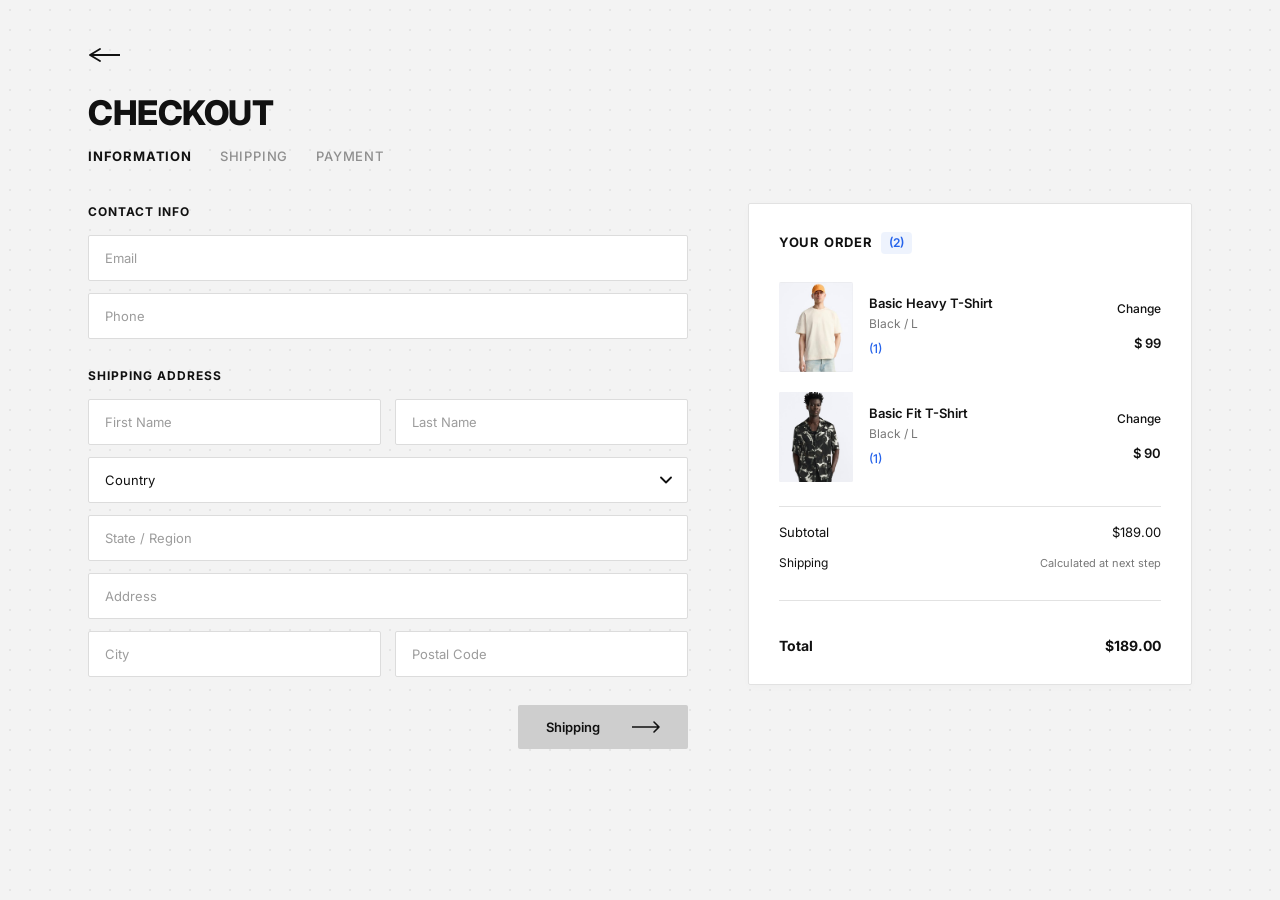
<file: checkout.html>
<!DOCTYPE html>
<html lang="en">
<head>
    <meta charset="UTF-8">
    <meta name="viewport" content="width=device-width, initial-scale=1.0, maximum-scale=5.0, viewport-fit=cover">
    <title>Checkout — XIV STORE</title>
    <link rel="preconnect" href="https://fonts.googleapis.com">
    <link rel="preconnect" href="https://fonts.gstatic.com" crossorigin>
    <link href="https://fonts.googleapis.com/css2?family=Inter:wght@400;500;600;700;800&family=Plus+Jakarta+Sans:wght@500;600;700;800&display=swap" rel="stylesheet">
    <link rel="icon" type="image/svg+xml" href="data:image/svg+xml,%3Csvg width='35' height='35' viewBox='0 0 35 35' fill='none' xmlns='http://www.w3.org/2000/svg'%3E%3Crect x='17.5' width='24.7487' height='24.7487' transform='rotate(45 17.5 0)' fill='%23D9D9D9'/%3E%3Cpath d='M34.6466 17.5002L17.75 34.3969V0.603527L34.6466 17.5002Z' fill='black' stroke='%23060606' stroke-width='0.5'/%3E%3C/svg%3E">
    <link rel="stylesheet" href="checkout.css">
    <link rel="stylesheet" href="profile.css">
</head>
<body>

    <main class="checkout-wrapper">
        <!-- Top Back Link -->
        <header class="checkout-header">
            <a href="shopping.html" class="back-btn" id="backBtn" aria-label="Go back">
                <svg class="back-arrow-svg" viewBox="0 0 32 14" fill="none" stroke="currentColor" stroke-width="1.8" stroke-linecap="round" stroke-linejoin="round">
                    <path d="M12 1L2 7l10 6M2 7h30"/>
                </svg>
            </a>
            <h1 class="checkout-title">CHECKOUT</h1>

            <!-- Step Navigation Tabs -->
            <nav class="checkout-steps" aria-label="Checkout Steps">
                <span class="step-tab active" id="stepInfo">INFORMATION</span>
                <span class="step-tab" id="stepShipping">SHIPPING</span>
                <span class="step-tab" id="stepPayment">PAYMENT</span>
            </nav>
        </header>

        <!-- Main Layout: Form (Left) & Your Order (Right) -->
        <div class="checkout-grid">
            
            <!-- LEFT COLUMN: Form -->
            <section class="checkout-form-section">
                <form id="checkoutForm" novalidate>
                    
                    <!-- CONTACT INFO -->
                    <div class="form-block">
                        <h2 class="section-title">CONTACT INFO</h2>
                        <div class="form-group">
                            <input type="email" id="email" class="checkout-input" placeholder="Email" required autocomplete="email">
                        </div>
                        <div class="form-group">
                            <input type="tel" id="phone" class="checkout-input" placeholder="Phone" required autocomplete="tel">
                        </div>
                    </div>

                    <!-- SHIPPING ADDRESS -->
                    <div class="form-block">
                        <h2 class="section-title">SHIPPING ADDRESS</h2>
                        <div class="form-row">
                            <input type="text" id="firstName" class="checkout-input" placeholder="First Name" required autocomplete="given-name">
                            <input type="text" id="lastName" class="checkout-input" placeholder="Last Name" required autocomplete="family-name">
                        </div>
                        <div class="select-wrapper">
                            <select id="country" class="checkout-input" required autocomplete="country">
                                <option value="" disabled selected hidden>Country</option>
                                <option value="United States">United States</option>
                                <option value="United Kingdom">United Kingdom</option>
                                <option value="Germany">Germany</option>
                                <option value="France">France</option>
                                <option value="Italy">Italy</option>
                                <option value="Spain">Spain</option>
                                <option value="Canada">Canada</option>
                                <option value="Australia">Australia</option>
                                <option value="Japan">Japan</option>
                                <option value="Russia">Russia</option>
                                <option value="Kazakhstan">Kazakhstan</option>
                            </select>
                            <svg class="select-chevron" width="12" height="8" viewBox="0 0 12 8" fill="none" stroke="currentColor" stroke-width="1.8" stroke-linecap="round" stroke-linejoin="round">
                                <path d="M1 1.5l5 5 5-5"/>
                            </svg>
                        </div>
                        <div class="form-group">
                            <input type="text" id="state" class="checkout-input" placeholder="State / Region" autocomplete="address-level1">
                        </div>
                        <div class="form-group">
                            <input type="text" id="address" class="checkout-input" placeholder="Address" required autocomplete="street-address">
                        </div>
                        <div class="form-row">
                            <input type="text" id="city" class="checkout-input" placeholder="City" required autocomplete="address-level2">
                            <input type="text" id="postalCode" class="checkout-input" placeholder="Postal Code" required autocomplete="postal-code">
                        </div>
                    </div>

                    <!-- Action Button: Shipping -> -->
                    <div class="form-actions">
                        <button type="submit" id="btnToShipping" class="btn-shipping">
                            <span>Shipping</span>
                            <svg width="28" height="12" viewBox="0 0 28 12" fill="none" stroke="currentColor" stroke-width="1.6" stroke-linecap="round" stroke-linejoin="round">
                                <path d="M22 1l5 5-5 5M0 6h27"/>
                            </svg>
                        </button>
                    </div>

                </form>
            </section>

            <!-- RIGHT COLUMN: YOUR ORDER -->
            <aside class="order-summary-card" aria-label="Order Summary">
                <div class="order-header" id="orderHeaderToggle" role="button" tabindex="0" aria-expanded="true">
                    <div class="order-header-left">
                        <h2 class="order-title">YOUR ORDER</h2>
                        <span class="order-badge" id="orderCountBadge">(2)</span>
                    </div>
                    <div class="order-header-right">
                        <span class="order-mobile-total" id="orderMobileTotal">$180.00</span>
                        <svg class="order-toggle-chevron" width="12" height="7" viewBox="0 0 12 7" fill="none"><path d="M1 1L6 6L11 1" stroke="#111111" stroke-width="1.6" stroke-linecap="round" stroke-linejoin="round"/></svg>
                    </div>
                </div>

                <!-- Products list in order -->
                <div class="order-items-list" id="orderItemsList">
                    <!-- Default items matching Screenshot 1 1:1, dynamically updated if cart has items -->
                    <div class="order-item" data-id="4">
                        <div class="item-thumb-box">
                            <img src="./src/Clothes/10/1.png" alt="Basic Heavy T-Shirt">
                        </div>
                        <div class="item-details">
                            <div class="item-name">Basic Heavy T-Shirt</div>
                            <div class="item-variant">Black / L</div>
                            <div class="item-qty-badge">(1)</div>
                        </div>
                        <div class="item-actions-price">
                            <a href="shopping.html" class="item-change-link">Change</a>
                            <div class="item-price">$ 99</div>
                        </div>
                    </div>

                    <div class="order-item" data-id="2">
                        <div class="item-thumb-box">
                            <img src="./src/Clothes/8/1.png" alt="Basic Fit T-Shirt">
                        </div>
                        <div class="item-details">
                            <div class="item-name">Basic Fit T-Shirt</div>
                            <div class="item-variant">Black / L</div>
                            <div class="item-qty-badge">(1)</div>
                        </div>
                        <div class="item-actions-price">
                            <a href="shopping.html" class="item-change-link">Change</a>
                            <div class="item-price">$ 90</div>
                        </div>
                    </div>
                </div>

                <div class="order-divider"></div>

                <!-- Financial totals breakdown -->
                <div class="order-totals">
                    <div class="total-line">
                        <span>Subtotal</span>
                        <span id="orderSubtotal">$180.00</span>
                    </div>
                    <div class="total-line shipping-line">
                        <span>Shipping</span>
                        <span class="shipping-calc-text">Calculated at next step</span>
                    </div>
                    <div class="order-divider"></div>
                    <div class="total-line grand-total-line">
                        <span>Total</span>
                        <span class="grand-total-price" id="orderTotal">$180.00</span>
                    </div>
                </div>
            </aside>

        </div>
    </main>

    <script src="profile-manager.js"></script>
    <script src="checkout.js"></script>
</body>
</html>
</file>
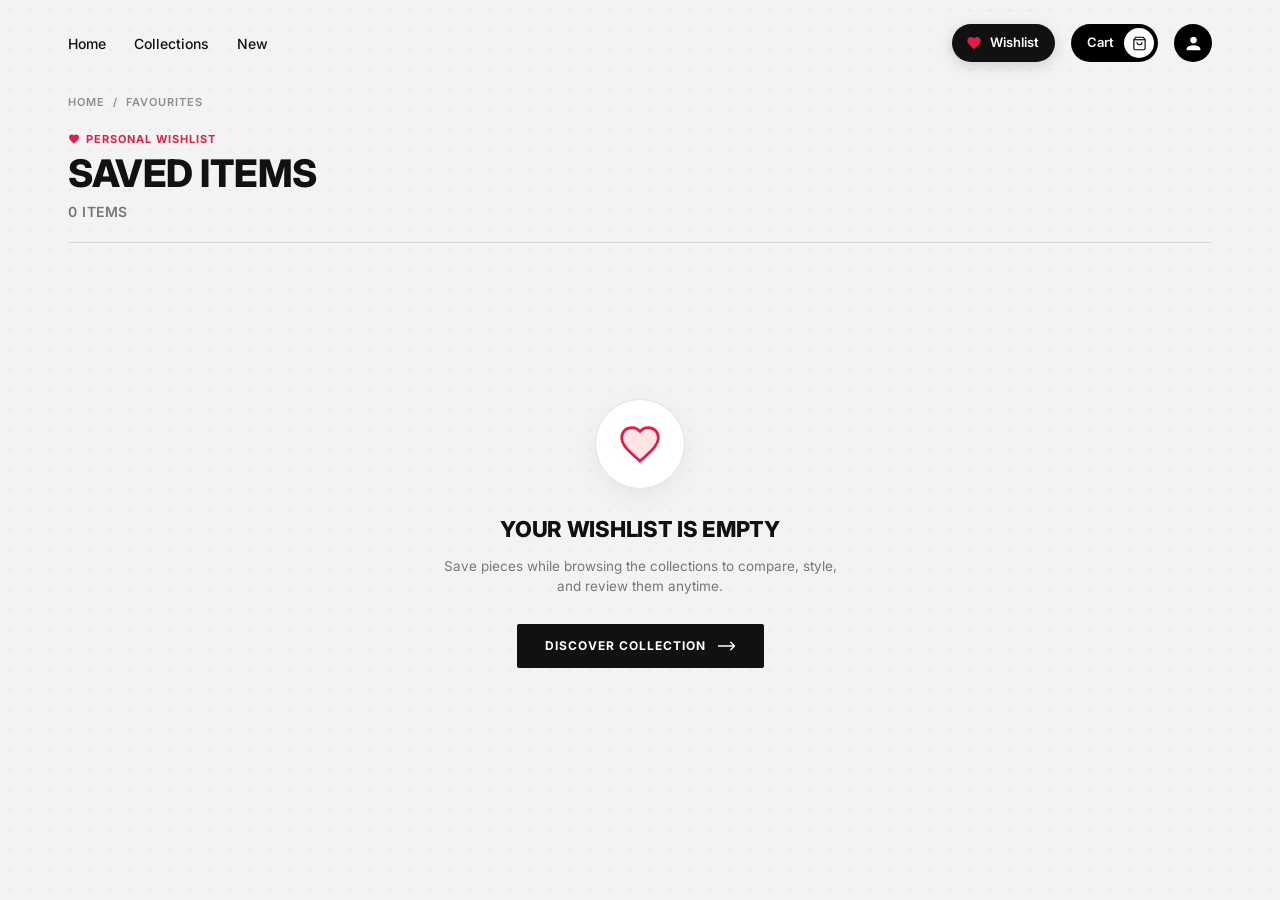
<file: favourites.html>
<!DOCTYPE html>
<html lang="en">
<head>
    <meta charset="UTF-8">
    <meta name="viewport" content="width=device-width, initial-scale=1.0, maximum-scale=5.0, viewport-fit=cover">
    <title>Saved Items & Favourites — XIV STORE</title>
    <link rel="preconnect" href="https://fonts.googleapis.com">
    <link rel="preconnect" href="https://fonts.gstatic.com" crossorigin>
    <link href="https://fonts.googleapis.com/css2?family=Inter:wght@400;500;600;700;800&family=Plus+Jakarta+Sans:wght@500;600;700;800&display=swap" rel="stylesheet">
    <link rel="icon" type="image/svg+xml" href="data:image/svg+xml,%3Csvg width='35' height='35' viewBox='0 0 35 35' fill='none' xmlns='http://www.w3.org/2000/svg'%3E%3Crect x='17.5' width='24.7487' height='24.7487' transform='rotate(45 17.5 0)' fill='%23D9D9D9'/%3E%3Cpath d='M34.6466 17.5002L17.75 34.3969V0.603527L34.6466 17.5002Z' fill='black' stroke='%23060606' stroke-width='0.5'/%3E%3C/svg%3E">
    <link rel="stylesheet" href="favourites.css">
    <link rel="stylesheet" href="profile.css">
</head>
<body>

    <!-- TOP NAVIGATION BAR -->
    <header class="site-navbar">
        <div class="nav-left">
            <button class="nav-hamburger" id="navHamburger" aria-label="Toggle navigation">
                <span></span>
                <span></span>
                <span></span>
            </button>
            <nav class="nav-links" aria-label="Main Navigation">
                <a href="index.html" class="nav-link">Home</a>
                <a href="products.html" class="nav-link">Collections</a>
                <a href="products.html?filter=new" class="nav-link">New</a>
            </nav>
        </div>

        <div class="nav-right">
            <!-- Active Favourites Pill -->
            <a href="favourites.html" class="nav-fav-pill" aria-label="View Favourites">
                <svg viewBox="0 0 24 24">
                    <path d="M12 21.35l-1.45-1.32C5.4 15.36 2 12.28 2 8.5 2 5.42 4.42 3 7.5 3c1.74 0 3.41.81 4.5 2.09C13.09 3.81 14.76 3 16.5 3 19.58 3 22 5.42 22 8.5c0 3.78-3.4 6.86-8.55 11.54L12 21.35z"/>
                </svg>
                <span>Wishlist</span>
                <span class="fav-badge-count" id="navFavCount">0</span>
            </a>

            <!-- Cart Pill Navigation -->
            <a href="checkout.html" class="nav-cart-pill" aria-label="Cart">
                <span class="cart-pill-label">Cart</span>
                <span class="cart-pill-circle">
                    <svg viewBox="0 0 24 24" fill="none" stroke="currentColor" stroke-width="1.8">
                        <path d="M6 2L3 6v14a2 2 0 0 0 2 2h14a2 2 0 0 0 2-2V6l-3-4z"/>
                        <line x1="3" y1="6" x2="21" y2="6"/>
                        <path d="M16 10a4 4 0 0 1-8 0"/>
                    </svg>
                </span>
            </a>

            <!-- Profile Button -->
            <button class="nav-circle-btn profile" id="navProfileBtn" aria-label="User profile">
                <svg viewBox="0 0 24 24" fill="#ffffff" width="18" height="18">
                    <path d="M12 12c2.7 0 4.8-2.1 4.8-4.8S14.7 2.4 12 2.4 7.2 4.5 7.2 7.2 9.3 12 12 12zm0 2.4c-3.2 0-9.6 1.6-9.6 4.8V21.6h19.2v-2.4c0-3.2-6.4-4.8-9.6-4.8z" fill="#ffffff"/>
                </svg>
            </button>
        </div>
    </header>

    <!-- MOBILE NAVIGATION DRAWER -->
    <div id="mobileNavOverlay" class="mobile-nav-overlay" role="dialog" aria-modal="true" aria-label="Site Navigation">
        <div class="mobile-nav-drawer" id="mobileNavDrawer">
            <div class="mobile-nav-header">
                <span class="mobile-nav-brand">XIV COLLECTIONS</span>
                <button class="mobile-nav-close" id="mobileNavClose" aria-label="Close Menu">
                    <svg width="20" height="20" viewBox="0 0 18 18" fill="none" xmlns="http://www.w3.org/2000/svg">
                        <path d="M1 1L17 17M17 1L1 17" stroke="#111111" stroke-width="1.6" stroke-linecap="round"/>
                    </svg>
                </button>
            </div>
            <div class="mobile-nav-body">
                <!-- VIP Profile Card in Mobile Drawer -->
                <div class="mobile-drawer-profile-card" id="mobileDrawerProfileBtn" role="button" tabindex="0" aria-label="Client Account">
                    <div class="drawer-profile-avatar" id="drawerProfileAvatar">
                        <svg width="20" height="20" viewBox="0 0 24 24" fill="#ffffff"><path d="M12 12c2.7 0 4.8-2.1 4.8-4.8S14.7 2.4 12 2.4 7.2 4.5 7.2 7.2 9.3 12 12 12zm0 2.4c-3.2 0-9.6 1.6-9.6 4.8V21.6h19.2v-2.4c0-3.2-6.4-4.8-9.6-4.8z"/></svg>
                    </div>
                    <div class="drawer-profile-info">
                        <span class="drawer-profile-name" id="drawerProfileName">CLIENT SUITE</span>
                        <span class="drawer-profile-sub" id="drawerProfileSub">Sign in or Join XIV</span>
                    </div>
                    <span class="drawer-profile-arrow">→</span>
                </div>

                <ul class="mobile-nav-links">
                    <li><a href="index.html" class="mobile-nav-link">Home</a></li>
                    <li><a href="products.html" class="mobile-nav-link">All Products</a></li>
                    <li><a href="favourites.html" class="mobile-nav-link active">Wishlist</a></li>
                    <li><a href="checkout.html" class="mobile-nav-link">Cart / Checkout</a></li>
                    <li><a href="index.html#collectionsSection" class="mobile-nav-link">XIV Collections 23-24</a></li>
                    <li><a href="index.html#newThisWeekSection" class="mobile-nav-link">New This Week</a></li>
                    <li><a href="index.html#dzLookbook" class="mobile-nav-link">Lookbook</a></li>
                </ul>
            </div>
        </div>
    </div>

    <!-- MAIN FAVOURITES CONTENT -->
    <main class="favourites-container">
        
        <!-- Breadcrumbs -->
        <nav class="fav-breadcrumbs" aria-label="Breadcrumb">
            <a href="index.html">Home</a>
            <span>/</span>
            <span>Favourites</span>
        </nav>

        <!-- Header -->
        <div class="fav-header">
            <div class="fav-title-wrap">
                <span class="fav-badge-tag">
                    <svg width="12" height="12" viewBox="0 0 24 24">
                        <path d="M12 21.35l-1.45-1.32C5.4 15.36 2 12.28 2 8.5 2 5.42 4.42 3 7.5 3c1.74 0 3.41.81 4.5 2.09C13.09 3.81 14.76 3 16.5 3 19.58 3 22 5.42 22 8.5c0 3.78-3.4 6.86-8.55 11.54L12 21.35z"/>
                    </svg>
                    Personal Wishlist
                </span>
                <h1 class="fav-title">SAVED ITEMS</h1>
                <span class="fav-count-pill" id="favCountHeader">0 ITEMS</span>
            </div>

            <div class="fav-actions-bar" id="favActionsBar">
                <button type="button" class="fav-clear-btn" id="btnClearAll">Clear Wishlist</button>
            </div>
        </div>

        <!-- Favourites Grid -->
        <div class="fav-grid" id="favGrid">
            <!-- Rendered via JavaScript -->
        </div>

        <!-- Animated Empty State -->
        <div class="fav-empty-state" id="favEmptyState" style="display: none;">
            <div class="fav-empty-icon-wrap">
                <svg viewBox="0 0 24 24">
                    <path d="M12 21.35l-1.45-1.32C5.4 15.36 2 12.28 2 8.5 2 5.42 4.42 3 7.5 3c1.74 0 3.41.81 4.5 2.09C13.09 3.81 14.76 3 16.5 3 19.58 3 22 5.42 22 8.5c0 3.78-3.4 6.86-8.55 11.54L12 21.35z"/>
                </svg>
            </div>
            <h2 class="fav-empty-title">YOUR WISHLIST IS EMPTY</h2>
            <p class="fav-empty-desc">
                Save pieces while browsing the collections to compare, style, and review them anytime.
            </p>
            <a href="products.html" class="fav-discover-btn">
                <span>DISCOVER COLLECTION</span>
                <svg width="18" height="12" viewBox="0 0 24 12" fill="none" stroke="currentColor" stroke-width="1.8" stroke-linecap="round" stroke-linejoin="round">
                    <path d="M0 6H22M17 1L22 6L17 11"/>
                </svg>
            </a>
        </div>

    </main>

    <script src="favourites-manager.js"></script>
    <script src="profile-manager.js"></script>
    <script src="favourites.js"></script>
</body>
</html>
</file>
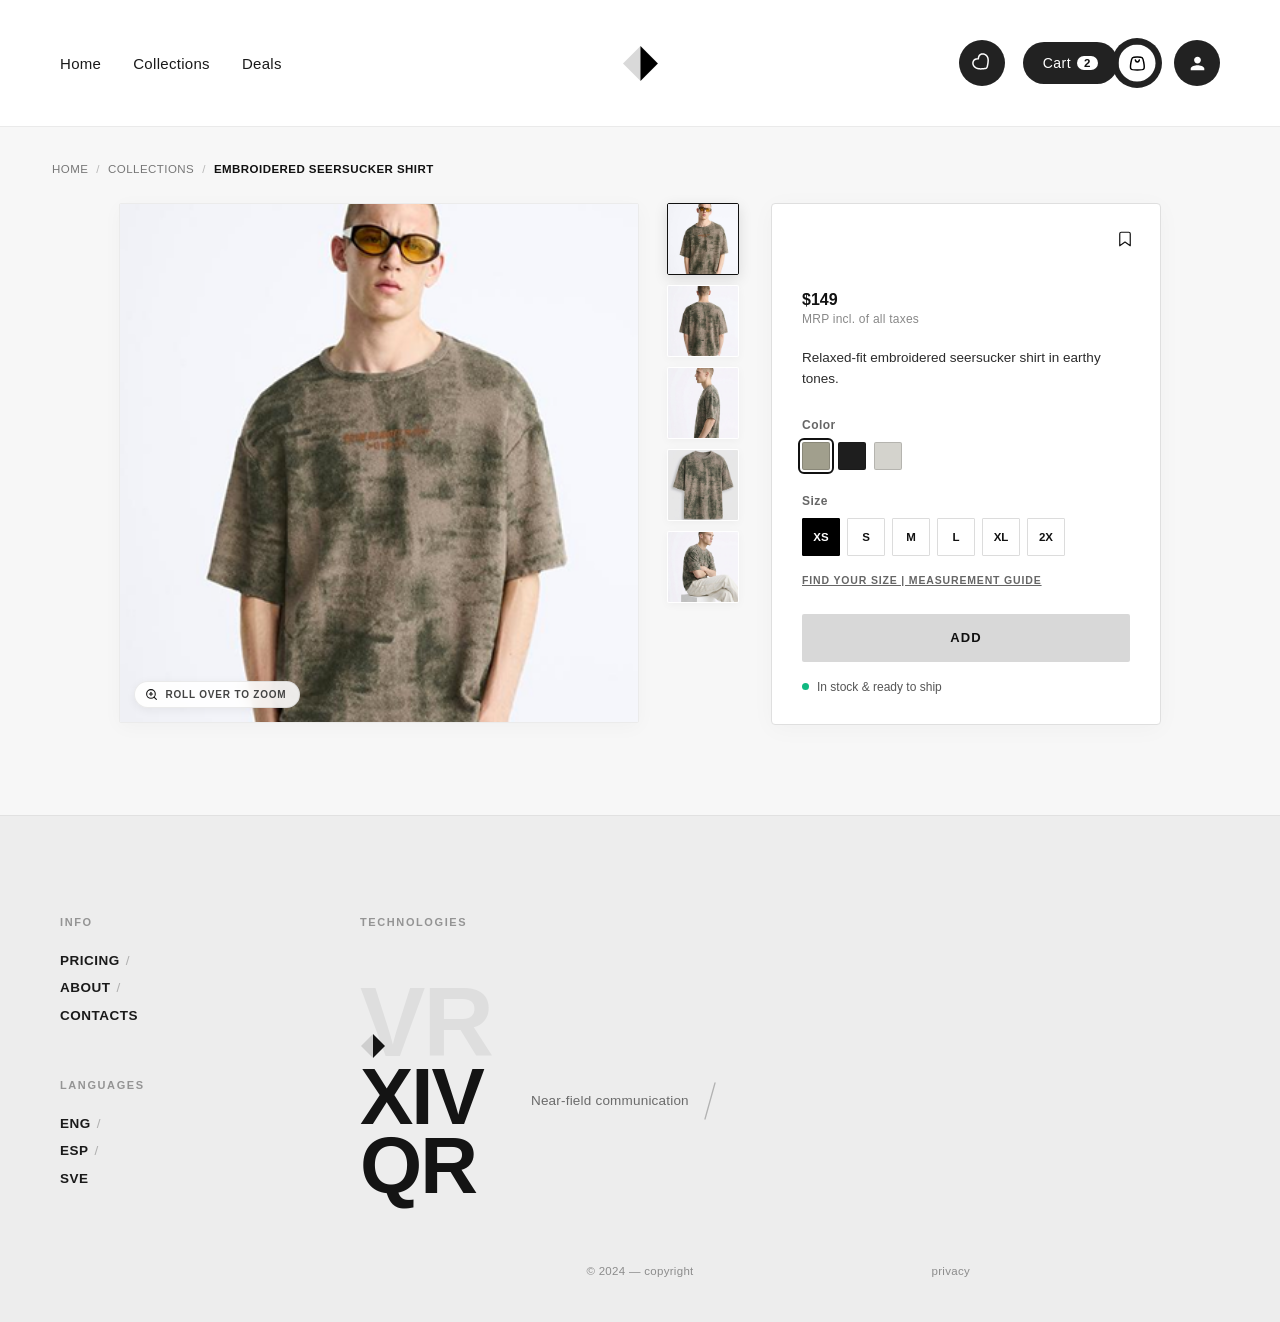
<file: product-detail.html>
<!DOCTYPE html>
<html lang="en">

<head>
    <meta charset="UTF-8">
    <meta name="viewport" content="width=device-width, initial-scale=1.0, maximum-scale=5.0, viewport-fit=cover">
    <link rel="icon" type="image/svg+xml" href="data:image/svg+xml,%3Csvg width='35' height='35' viewBox='0 0 35 35' fill='none' xmlns='http://www.w3.org/2000/svg'%3E%3Crect x='17.5' width='24.7487' height='24.7487' transform='rotate(45 17.5 0)' fill='%23D9D9D9'/%3E%3Cpath d='M34.6466 17.5002L17.75 34.3969V0.603527L34.6466 17.5002Z' fill='black' stroke='%23060606' stroke-width='0.5'/%3E%3C/svg%3E">
    <link rel="stylesheet" href="style.css">
    <link rel="stylesheet" href="product-detail.css">
    <link rel="stylesheet" href="profile.css">
    <title>Product Details — XIV STORE</title>
</head>

<body class="pdp-body">
    <!-- NAVIGATION BAR -->
    <nav class="catalog-navbar pdp-navbar">
        <div class="container">
            <!-- Mobile Menu Toggle Button -->
            <button class="mobile-menu-btn" id="mobileMenuBtn" aria-label="Open Navigation Menu">
                <span class="burger-line"></span>
                <span class="burger-line"></span>
            </button>

            <div class="links">
                <a href="index.html">Home</a>
                <a href="products.html">Collections</a>
                <a href="products.html?filter=deals">Deals</a>
            </div>

            <div class="logo">
                <a href="index.html" aria-label="Store Home">
                    <svg width="35" height="35" viewBox="0 0 35 35" fill="none" xmlns="http://www.w3.org/2000/svg">
                        <rect x="17.5" width="24.7487" height="24.7487" transform="rotate(45 17.5 0)" fill="#D9D9D9" />
                        <path d="M34.6466 17.5002L17.75 34.3969V0.603527L34.6466 17.5002Z" fill="black" stroke="#060606" stroke-width="0.5" />
                    </svg>
                </a>
            </div>

            <div class="buttons">
                <button class="favorites" id="navFavBtn" aria-label="Wishlist">
                    <svg width="22" height="22" viewBox="0 0 22 22" fill="none" xmlns="http://www.w3.org/2000/svg">
                        <path
                            d="M12.8059 16.6943L12.7597 15.9458L12.8059 16.6943ZM7.33268 6.82443L7.27619 7.5723C7.4795 7.58766 7.68029 7.51958 7.83234 7.38375C7.98439 7.24792 8.07458 7.05605 8.08216 6.8523L7.33268 6.82443ZM16.5254 13.3716L17.264 13.5015L16.5254 13.3716ZM12.7597 15.9458C11.1685 16.0438 9.53441 16.2341 7.93558 16.0486C6.37521 15.8676 4.93302 15.3326 3.75939 14.0189L2.64075 15.0182C4.12626 16.6811 5.95231 17.3286 7.76272 17.5386C9.53468 17.7442 11.3739 17.534 12.852 17.4429L12.7597 15.9458ZM3.75939 14.0189C2.61677 12.7398 2.3858 11.0269 2.96459 9.70578C3.52252 8.43233 4.89677 7.39259 7.27619 7.5723L7.38916 6.07656C4.45773 5.85516 2.43611 7.17414 1.59067 9.10384C0.766087 10.9859 1.12425 13.3206 2.64075 15.0182L3.75939 14.0189ZM12.852 17.4429C13.3848 17.4101 13.9662 17.3726 14.4961 17.265C15.0257 17.1575 15.5862 16.9652 16.0342 16.565L15.0349 15.4464C14.8709 15.5929 14.6086 15.7116 14.1976 15.795C13.7869 15.8784 13.3101 15.9118 12.7597 15.9458L12.852 17.4429ZM17.264 13.5015C17.5206 12.043 17.936 10.239 17.9307 8.45517C17.9254 6.63262 17.4871 4.74539 16.0016 3.08251L14.8829 4.08183C16.0566 5.3956 16.4261 6.88874 16.4307 8.45957C16.4355 10.0691 16.0629 11.6715 15.7867 13.2417L17.264 13.5015ZM16.0016 3.08251C14.4851 1.38493 12.2054 0.766811 10.2426 1.37478C8.23015 1.99813 6.69245 3.85881 6.5832 6.79656L8.08216 6.8523C8.17084 4.46776 9.35835 3.21898 10.6864 2.80762C12.0641 2.38087 13.7403 2.80277 14.8829 4.08183L16.0016 3.08251ZM15.7867 13.2417C15.6912 13.7847 15.6044 14.2548 15.4754 14.6535C15.3464 15.0525 15.199 15.2998 15.0349 15.4464L16.0342 16.565C16.4823 16.1647 16.7363 15.6293 16.9026 15.1152C17.069 14.6007 17.1716 14.0272 17.264 13.5015L15.7867 13.2417Z"
                            fill="white" />
                    </svg>
                </button>

                <button class="cart" id="navCartBtn" aria-label="Open Cart">
                    <span class="cart-btn-text">Cart <b id="navCartCount" class="cart-nav-badge">0</b></span>
                    <span class="cart-btn-icon">
                        <svg width="38" height="38" viewBox="0 0 38 38" fill="none" xmlns="http://www.w3.org/2000/svg">
                            <circle cx="18.5185" cy="18.5185" r="18.5185" fill="white" />
                            <path
                                d="M12.4348 24.3441C13.367 25.5185 15.1019 25.5185 18.5717 25.5185H19.1321C22.602 25.5185 24.3369 25.5185 25.2691 24.3441M12.4348 24.3441C11.5026 23.1697 11.8224 21.3867 12.4618 17.8206C12.9166 15.2847 13.1439 14.0167 14.0072 13.2676M25.2691 24.3441C26.2012 23.1697 25.8815 21.3867 25.242 17.8206C24.7873 15.2847 24.5599 14.0167 23.6967 13.2676M23.6967 13.2676C22.8335 12.5185 21.5997 12.5185 19.1321 12.5185H18.5717C16.1042 12.5185 14.8704 12.5185 14.0072 13.2676"
                                stroke="black" stroke-width="1.5" />
                            <path
                                d="M16.8519 15.5185C17.1431 16.6837 17.9286 17.5185 18.8519 17.5185C19.7753 17.5185 20.5608 16.6837 20.8519 15.5185"
                                stroke="black" stroke-width="1.5" stroke-linecap="round" />
                        </svg>
                    </span>
                </button>
                <button class="profile" id="navProfileBtn" aria-label="User Profile">
                    <svg width="18" height="18" viewBox="0 0 24 24" fill="#ffffff">
                        <path d="M12 12c2.7 0 4.8-2.1 4.8-4.8S14.7 2.4 12 2.4 7.2 4.5 7.2 7.2 9.3 12 12 12zm0 2.4c-3.2 0-9.6 1.6-9.6 4.8V21.6h19.2v-2.4c0-3.2-6.4-4.8-9.6-4.8z" fill="#ffffff"/>
                    </svg>
                </button>
            </div>
        </div>
    </nav>

    <!-- MOBILE NAVIGATION DRAWER -->
    <div id="mobileNavOverlay" class="mobile-nav-overlay" role="dialog" aria-modal="true" aria-label="Site Navigation">
        <div class="mobile-nav-drawer" id="mobileNavDrawer">
            <div class="mobile-nav-header">
                <span class="mobile-nav-brand">XIV COLLECTIONS</span>
                <button class="mobile-nav-close" id="mobileNavClose" aria-label="Close Menu">
                    <svg width="20" height="20" viewBox="0 0 18 18" fill="none" xmlns="http://www.w3.org/2000/svg">
                        <path d="M1 1L17 17M17 1L1 17" stroke="#111111" stroke-width="1.6" stroke-linecap="round"/>
                    </svg>
                </button>
            </div>
            <div class="mobile-nav-body">
                <!-- VIP Profile Card in Mobile Drawer -->
                <div class="mobile-drawer-profile-card" id="mobileDrawerProfileBtn" role="button" tabindex="0" aria-label="Client Account">
                    <div class="drawer-profile-avatar" id="drawerProfileAvatar">
                        <svg width="20" height="20" viewBox="0 0 24 24" fill="#ffffff"><path d="M12 12c2.7 0 4.8-2.1 4.8-4.8S14.7 2.4 12 2.4 7.2 4.5 7.2 7.2 9.3 12 12 12zm0 2.4c-3.2 0-9.6 1.6-9.6 4.8V21.6h19.2v-2.4c0-3.2-6.4-4.8-9.6-4.8z"/></svg>
                    </div>
                    <div class="drawer-profile-info">
                        <span class="drawer-profile-name" id="drawerProfileName">CLIENT SUITE</span>
                        <span class="drawer-profile-sub" id="drawerProfileSub">Sign in or Join XIV</span>
                    </div>
                    <span class="drawer-profile-arrow">→</span>
                </div>

                <ul class="mobile-nav-links">
                    <li><a href="index.html" class="mobile-nav-link">Home</a></li>
                    <li><a href="products.html" class="mobile-nav-link">All Products</a></li>
                    <li><a href="index.html#collectionsSection" class="mobile-nav-link">XIV Collections 23-24</a></li>
                    <li><a href="index.html#newThisWeekSection" class="mobile-nav-link">New This Week</a></li>
                    <li><a href="index.html#dzLookbook" class="mobile-nav-link">Lookbook</a></li>
                </ul>
            </div>
        </div>
    </div>

    <!-- MAIN PRODUCT DETAILS SECTION -->
    <main class="pdp-main-wrap">
        <div class="pdp-container">
            
            <!-- Breadcrumbs -->
            <div class="pdp-breadcrumb">
                <a href="index.html">Home</a>
                <span class="sep">/</span>
                <a href="products.html">Collections</a>
                <span class="sep">/</span>
                <span class="active" id="pdpBreadcrumbTitle">Garment</span>
            </div>

            <!-- PDP 3-Zone Showcase Layout -->
            <div class="pdp-showcase" id="pdpShowcase">
                
                <!-- ZONE 1: Large Main Photo View -->
                <div class="pdp-main-media-box">
                    <div class="pdp-hero-image-wrap" id="heroImageWrap">
                        <img src="./src/Clothes/8/1.png" alt="Product Hero View" id="pdpHeroImage" class="pdp-hero-img" />
                        <div class="pdp-mobile-angle-badge" id="pdpMobileAngleBadge" aria-live="polite">1 / 5</div>
                        <div class="pdp-zoom-indicator" aria-hidden="true">
                            <svg width="13" height="13" viewBox="0 0 24 24" fill="none" stroke="currentColor" stroke-width="2" stroke-linecap="round" stroke-linejoin="round">
                                <circle cx="11" cy="11" r="8"></circle>
                                <line x1="21" y1="21" x2="16.65" y2="16.65"></line>
                                <line x1="11" y1="8" x2="11" y2="14"></line>
                                <line x1="8" y1="11" x2="14" y2="11"></line>
                            </svg>
                            <span>ROLL OVER TO ZOOM</span>
                        </div>
                    </div>
                </div>

                <!-- ZONE 2: Vertical Thumbnails Rail (5 Angles) -->
                <div class="pdp-thumbs-rail" id="pdpThumbsRail">
                    <!-- Populated dynamically via pdp.js -->
                </div>

                <!-- ZONE 3: Editorial Purchase Panel -->
                <div class="pdp-purchase-card">
                    <!-- Wishlist / Tag Action -->
                    <button type="button" class="pdp-card-tag-btn" id="pdpWishlistBtn" aria-label="Save to Wishlist">
                        <svg width="18" height="18" viewBox="0 0 24 24" fill="none" stroke="#111111" stroke-width="1.6" stroke-linecap="round" stroke-linejoin="round">
                            <path d="M19 21l-7-5-7 5V5a2 2 0 0 1 2-2h10a2 2 0 0 1 2 2z"></path>
                        </svg>
                    </button>

                    <!-- Product Title -->
                    <h1 class="pdp-title" id="pdpTitle">ABSTRACT PRINT SHIRT</h1>

                    <!-- Price & Tax Note -->
                    <div class="pdp-price" id="pdpPrice">$99</div>
                    <div class="pdp-tax-note">MRP incl. of all taxes</div>

                    <!-- Editorial Description -->
                    <p class="pdp-description" id="pdpDescription">
                        Relaxed-fit shirt. Camp collar and short sleeves. Button-up front.
                    </p>

                    <!-- Color Swatches -->
                    <div class="pdp-option-group">
                        <span class="pdp-option-label">Color</span>
                        <div class="pdp-colors-row" id="pdpColorsRow">
                            <!-- Populated dynamically -->
                        </div>
                    </div>

                    <!-- Size Buttons -->
                    <div class="pdp-option-group">
                        <span class="pdp-option-label">Size</span>
                        <div class="pdp-sizes-row" id="pdpSizesRow">
                            <!-- Populated dynamically -->
                        </div>
                        
                        <!-- Size Guide Modal Trigger -->
                        <div class="pdp-guide-link-wrap">
                            <button type="button" class="pdp-guide-link" id="pdpSizeGuideTrigger">
                                FIND YOUR SIZE | MEASUREMENT GUIDE
                            </button>
                        </div>
                    </div>

                    <!-- Main ADD Button -->
                    <button type="button" class="pdp-add-btn" id="pdpAddBtn">
                        <span class="btn-text">ADD</span>
                    </button>

                    <!-- Availability indicator -->
                    <div class="pdp-stock-status" id="pdpStockStatus">
                        <span class="stock-dot"></span>
                        <span class="stock-text">In stock & ready to ship</span>
                    </div>

                </div>

            </div>

        </div>
    </main>

    <!-- SIZE GUIDE & MEASUREMENT MODAL -->
    <div id="sizeGuideModal" class="size-modal-overlay" role="dialog" aria-modal="true" aria-labelledby="sizeGuideTitle">
        <div class="size-modal">
            <button type="button" class="size-modal-close" id="sizeGuideClose" aria-label="Close size guide">&times;</button>
            <div class="size-modal-header">
                <span class="pre-heading">XIV EDITORIAL TAILORING</span>
                <h3 id="sizeGuideTitle">MEASUREMENT GUIDE & SIZING</h3>
            </div>
            <div class="size-modal-body">
                <table class="size-chart-table">
                    <thead>
                        <tr>
                            <th>Size</th>
                            <th>Chest (in)</th>
                            <th>Waist (in)</th>
                            <th>Length (in)</th>
                        </tr>
                    </thead>
                    <tbody>
                        <tr><td>XS</td><td>36 - 38</td><td>28 - 30</td><td>27.5</td></tr>
                        <tr><td>S</td><td>38 - 40</td><td>30 - 32</td><td>28.0</td></tr>
                        <tr><td>M</td><td>40 - 42</td><td>32 - 34</td><td>28.5</td></tr>
                        <tr><td>L</td><td>42 - 44</td><td>34 - 36</td><td>29.0</td></tr>
                        <tr><td>XL</td><td>44 - 46</td><td>36 - 38</td><td>29.5</td></tr>
                        <tr><td>2X</td><td>46 - 48</td><td>38 - 40</td><td>30.0</td></tr>
                    </tbody>
                </table>
                <div class="measure-tip">
                    <strong>How to measure:</strong> Measure around the fullest part of your chest, keeping the tape horizontal. For waist, measure around your natural waistline.
                </div>
            </div>
        </div>
    </div>

    <!-- HIGH FASHION EDITORIAL FOOTER -->
    <footer class="xiv-footer" id="xivFooter">
        <div class="xiv-footer-container">
            <div class="xiv-footer-main">
                <div class="xiv-footer-nav-col">
                    <div class="xiv-footer-block">
                        <span class="xiv-footer-heading">INFO</span>
                        <ul class="xiv-footer-list">
                            <li><a href="index.html#pricing" class="xiv-footer-link">PRICING <span class="xiv-slash">/</span></a></li>
                            <li><a href="index.html#about" class="xiv-footer-link">ABOUT <span class="xiv-slash">/</span></a></li>
                            <li><a href="index.html#contacts" class="xiv-footer-link">CONTACTS</a></li>
                        </ul>
                    </div>
                    <div class="xiv-footer-block xiv-footer-languages">
                        <span class="xiv-footer-heading">LANGUAGES</span>
                        <ul class="xiv-footer-list">
                            <li><button type="button" class="xiv-footer-lang-btn is-active">ENG <span class="xiv-slash">/</span></button></li>
                            <li><button type="button" class="xiv-footer-lang-btn">ESP <span class="xiv-slash">/</span></button></li>
                            <li><button type="button" class="xiv-footer-lang-btn">SVE</button></li>
                        </ul>
                    </div>
                </div>

                <div class="xiv-footer-tech-col">
                    <span class="xiv-footer-heading">TECHNOLOGIES</span>
                    <div class="xiv-footer-tech-content">
                        <div class="xiv-brand-display">
                            <span class="xiv-watermark-vr" aria-hidden="true">VR</span>
                            <div class="xiv-prism-emblem" aria-hidden="true">
                                <svg width="26" height="26" viewBox="0 0 26 26" fill="none" xmlns="http://www.w3.org/2000/svg">
                                    <polygon points="13,1 1,13 13,25" fill="#cecece" />
                                    <polygon points="13,1 25,13 13,25" fill="#141414" />
                                </svg>
                            </div>
                            <div class="xiv-brand-title">
                                <span class="xiv-title-line">XIV</span>
                                <span class="xiv-title-line">QR</span>
                            </div>
                        </div>
                        <div class="xiv-nfc-descriptor">
                            <span>Near-field communication</span>
                            <svg class="xiv-nfc-slash-svg" width="14" height="40" viewBox="0 0 14 40" fill="none" aria-hidden="true">
                                <line x1="12" y1="2" x2="2" y2="38" stroke="#b2b2b2" stroke-width="1.3" stroke-linecap="round"/>
                            </svg>
                        </div>
                    </div>
                </div>
            </div>

            <div class="xiv-footer-bottom">
                <div class="xiv-footer-bottom-spacer"></div>
                <div class="xiv-footer-copyright">&copy; 2024 &mdash; copyright</div>
                <div class="xiv-footer-privacy-col">
                    <a href="#privacy" class="xiv-privacy-link">privacy</a>
                </div>
            </div>
        </div>
    </footer>

    <!-- HIGH FASHION EDITORIAL CART DRAWER -->
    <div id="cartDrawerOverlay" class="cart-drawer-overlay">
        <div class="cart-drawer" id="cartDrawer" role="dialog" aria-modal="true" aria-labelledby="cartTitle">
            <div class="cart-drawer-header">
                <div class="cart-title-wrap">
                    <h3 id="cartTitle">SHOPPING BAG</h3>
                    <span class="cart-count-badge" id="cartCountBadge">(0)</span>
                </div>
                <button class="cart-close-btn" id="cartCloseBtn" aria-label="Close Bag">
                    <svg width="18" height="18" viewBox="0 0 18 18" fill="none" xmlns="http://www.w3.org/2000/svg">
                        <path d="M1 1L17 17M17 1L1 17" stroke="#111111" stroke-width="1.5" stroke-linecap="round"/>
                    </svg>
                </button>
            </div>

            <div class="cart-drawer-body" id="cartItemsList"></div>

            <div class="cart-drawer-footer" id="cartFooter">
                <div class="cart-summary">
                    <div class="summary-row shipping-row">
                        <span>Shipping</span>
                        <span class="free-shipping">Complimentary</span>
                    </div>
                    <div class="summary-row subtotal-row">
                        <span>Subtotal</span>
                        <span id="cartSubtotal" class="subtotal-val">$0</span>
                    </div>
                </div>
                <button class="cart-checkout-btn" id="checkoutBtn">
                    <span>CHECKOUT</span>
                    <span class="btn-arrow">
                        <svg width="24" height="12" viewBox="0 0 24 12" fill="none" xmlns="http://www.w3.org/2000/svg">
                            <path d="M0 6H22M17 1L22 6L17 11" stroke="white" stroke-width="1.5" stroke-linecap="round" stroke-linejoin="round"/>
                        </svg>
                    </span>
                </button>
                <button class="cart-continue-btn" id="continueShoppingBtn">Continue Shopping</button>
            </div>
        </div>
    </div>

    <!-- TOAST NOTIFICATION -->
    <div id="cartToast" class="cart-toast" role="status" aria-live="polite">
        <span class="toast-icon">✓</span>
        <span class="toast-msg">Item added to bag</span>
    </div>

    <!-- VISA CHECKOUT MODAL -->
    <div id="checkoutModalOverlay" class="checkout-modal-overlay" role="dialog" aria-modal="true" aria-labelledby="checkoutModalTitle">
        <div class="checkout-modal" id="checkoutModal">
            <button class="modal-close-btn" id="checkoutModalClose" aria-label="Close checkout">
                <svg width="18" height="18" viewBox="0 0 18 18" fill="none" xmlns="http://www.w3.org/2000/svg">
                    <path d="M1 1L17 17M17 1L1 17" stroke="#111111" stroke-width="1.5" stroke-linecap="round"/>
                </svg>
            </button>

            <!-- CARD FORM VIEW -->
            <div class="checkout-view" id="checkoutFormView">
                <div class="checkout-header">
                    <div class="checkout-badge">SECURE CHECKOUT</div>
                    <h3 id="checkoutModalTitle">VISA PAYMENT</h3>
                    <p class="checkout-subtitle">Enter card details to complete your order</p>
                </div>

                <div class="credit-card-preview" id="cardPreview">
                    <div class="card-glass-shine"></div>
                    <div class="card-top-row">
                        <div class="card-chip">
                            <div class="chip-line"></div>
                            <div class="chip-line"></div>
                            <div class="chip-line"></div>
                        </div>
                        <div class="card-brand-logo">
                            <svg width="54" height="18" viewBox="0 0 54 18" fill="none" xmlns="http://www.w3.org/2000/svg">
                                <path d="M22.5 0.5L14.7 17.5H9.6L5.9 4.2C5.7 3.3 5.5 3.0 4.8 2.6C3.7 2.0 1.7 1.4 0 1.0L0.2 0.5H8.3C9.4 0.5 10.3 1.2 10.6 2.5L12.6 13.5L17.6 0.5H22.5ZM42.7 12.0C42.7 7.7 36.8 7.5 36.8 5.6C36.9 5.0 37.4 4.3 38.7 4.2C39.3 4.1 41.0 4.0 42.8 4.9L43.6 1.4C42.5 1.0 41.2 0.6 39.4 0.6C34.3 0.6 30.6 3.4 30.6 7.4C30.6 10.4 33.2 12.0 35.1 13.0C37.2 14.0 37.9 14.6 37.8 15.5C37.8 16.9 36.2 17.5 34.7 17.5C32.3 17.5 30.8 16.8 29.7 16.3L28.9 19.9C30.2 20.5 32.2 21.0 34.4 21.0C39.9 21.0 43.4 18.2 43.5 14.0L42.7 12.0ZM56.0 17.5H60.3L56.5 0.5H52.6C51.7 0.5 50.9 1.0 50.6 1.9L43.2 17.5H48.4L49.4 14.6H55.7L56.0 17.5ZM50.8 10.7L53.4 3.4L54.9 10.7H50.8ZM29.5 0.5L25.6 17.5H20.7L24.6 0.5H29.5Z" transform="scale(0.85)" fill="#FFFFFF"/>
                            </svg>
                        </div>
                    </div>

                    <div class="card-number-display" id="cardPreviewNumber">&bull;&bull;&bull;&bull; &bull;&bull;&bull;&bull; &bull;&bull;&bull;&bull; &bull;&bull;&bull;&bull;</div>

                    <div class="card-bottom-row">
                        <div class="card-holder-wrap">
                            <span class="card-lbl">CARD HOLDER</span>
                            <span class="card-val" id="cardPreviewName">ALEXANDER SMITH</span>
                        </div>
                        <div class="card-expiry-wrap">
                            <span class="card-lbl">EXPIRES</span>
                            <span class="card-val" id="cardPreviewExpiry">12/28</span>
                        </div>
                    </div>
                </div>

                <form class="checkout-form" id="paymentForm" novalidate>
                    <div class="form-group">
                        <label for="cardNumber">CARD NUMBER</label>
                        <div class="input-with-icon">
                            <input type="text" id="cardNumber" inputmode="numeric" placeholder="4000 1234 5678 9010" maxlength="19" required />
                            <span class="input-icon-card"></span>
                        </div>
                    </div>

                    <div class="form-group">
                        <label for="cardHolder">CARDHOLDER NAME</label>
                        <input type="text" id="cardHolder" placeholder="Alexander Smith" autocomplete="cc-name" required />
                    </div>

                    <div class="form-row-split">
                        <div class="form-group">
                            <label for="cardExpiry">EXPIRY DATE</label>
                            <input type="text" id="cardExpiry" inputmode="numeric" placeholder="MM/YY" maxlength="5" required />
                        </div>
                        <div class="form-group">
                            <label for="cardCvv">CVV</label>
                            <input type="password" id="cardCvv" inputmode="numeric" placeholder="•••" maxlength="4" required />
                        </div>
                    </div>

                    <button type="submit" class="submit-order-btn" id="submitOrderBtn">
                        <span class="btn-text">AUTHORIZE PAYMENT</span>
                        <span class="btn-spinner" style="display:none;"></span>
                    </button>
                </form>
            </div>

            <!-- SUCCESS VIEW -->
            <div class="checkout-view success-view" id="checkoutSuccessView" style="display:none;">
                <div class="success-checkmark">
                    <svg width="48" height="48" viewBox="0 0 48 48" fill="none">
                        <circle cx="24" cy="24" r="23" stroke="#111111" stroke-width="2"/>
                        <path d="M14 24L21 31L34 17" stroke="#111111" stroke-width="2.5" stroke-linecap="round" stroke-linejoin="round"/>
                    </svg>
                </div>
                <h3>PAYMENT AUTHORIZED</h3>
                <p>Thank you for choosing XIV COLLECTIONS. Your high-fashion pieces are being prepared for dispatch.</p>
                <div class="order-id-badge" id="orderConfirmationId">#XIV-92841</div>
                <button type="button" class="success-return-btn" id="successReturnBtn">Back to Catalog</button>
            </div>
        </div>
    </div>

    <!-- MOBILE STICKY BOTTOM ACTION BAR -->
    <div class="pdp-mobile-sticky-bar" id="pdpMobileStickyBar" aria-hidden="true">
        <div class="sticky-bar-info">
            <img src="./src/Clothes/8/1.png" alt="Product thumbnail" class="sticky-bar-thumb" id="pdpStickyThumb">
            <div class="sticky-bar-text">
                <span class="sticky-bar-title" id="pdpStickyTitle">Garment</span>
                <span class="sticky-bar-price" id="pdpStickyPrice">$99</span>
            </div>
        </div>
        <button type="button" class="sticky-bar-add-btn" id="pdpStickyAddBtn">ADD TO BAG</button>
    </div>

    <!-- Scripts -->
    <script src="favourites-manager.js"></script>
    <script src="profile-manager.js"></script>
    <script src="product-detail.js"></script>
</body>

</html>
</file>
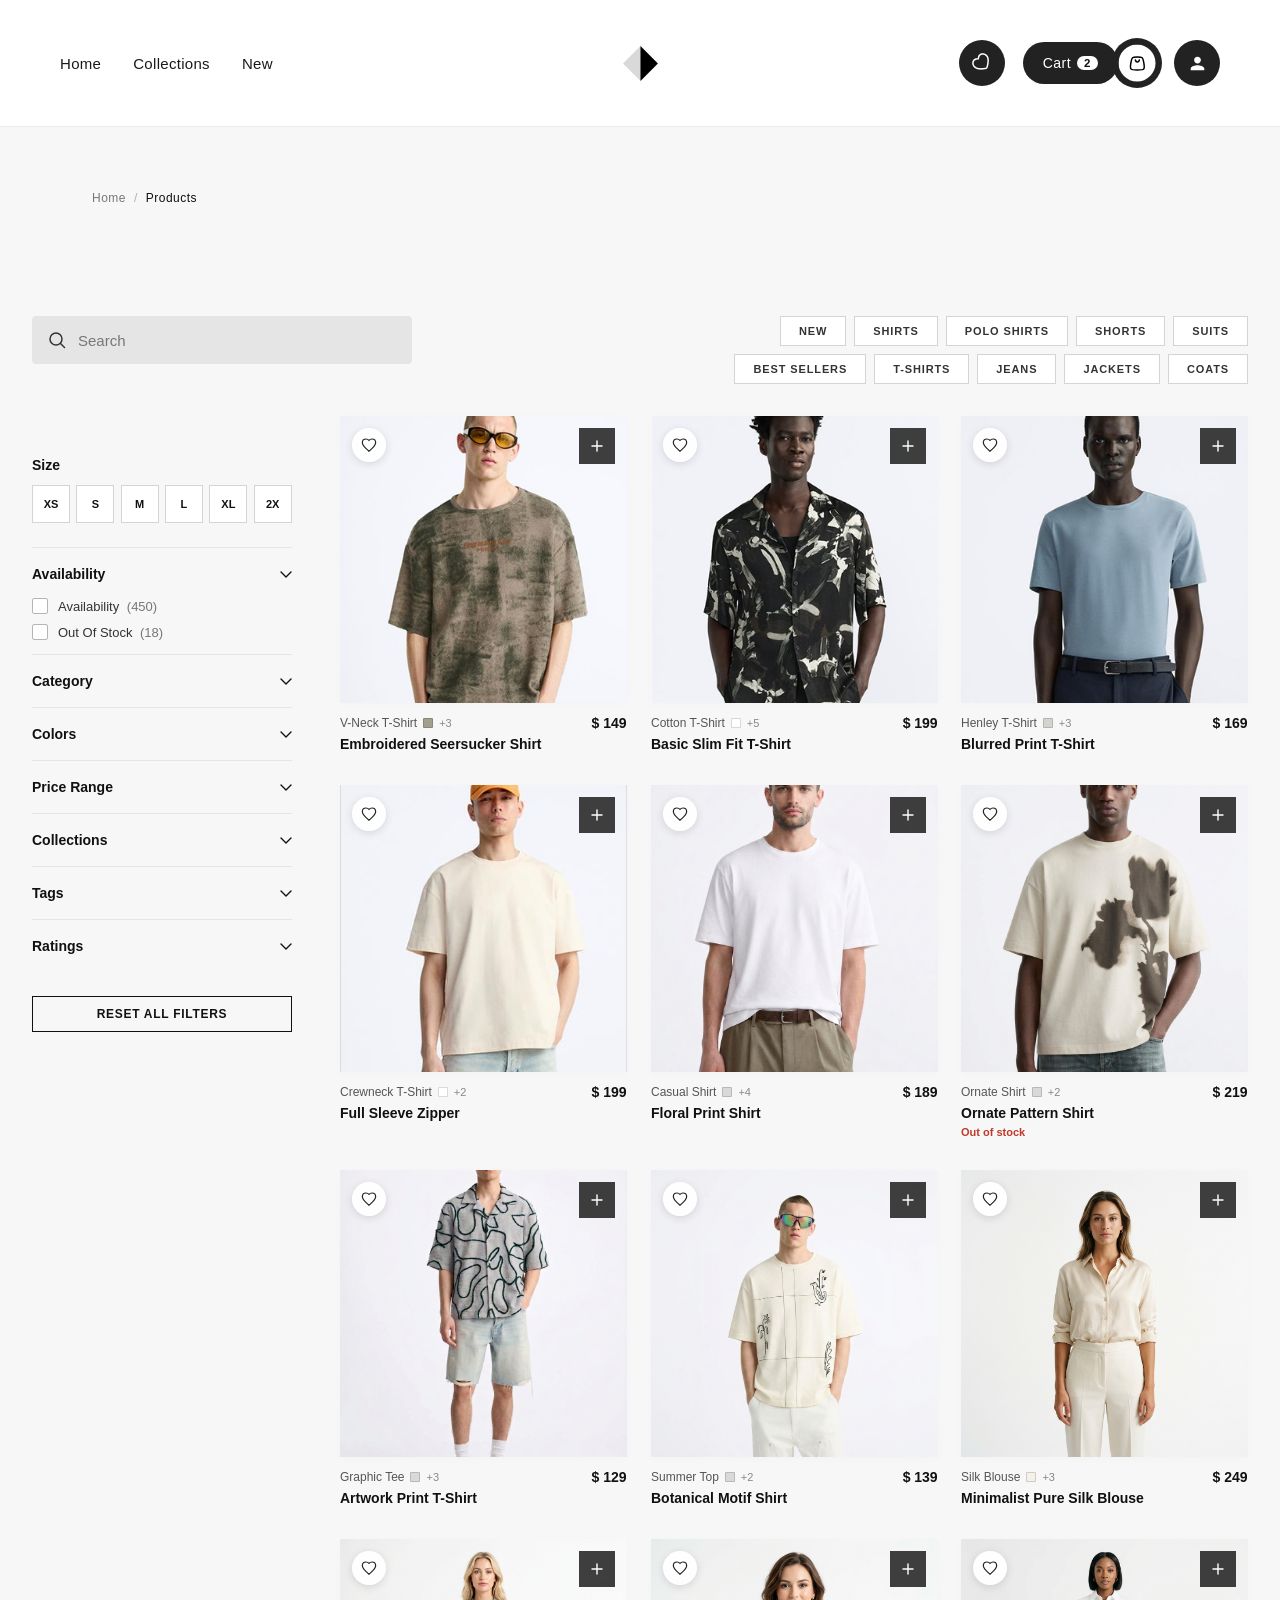
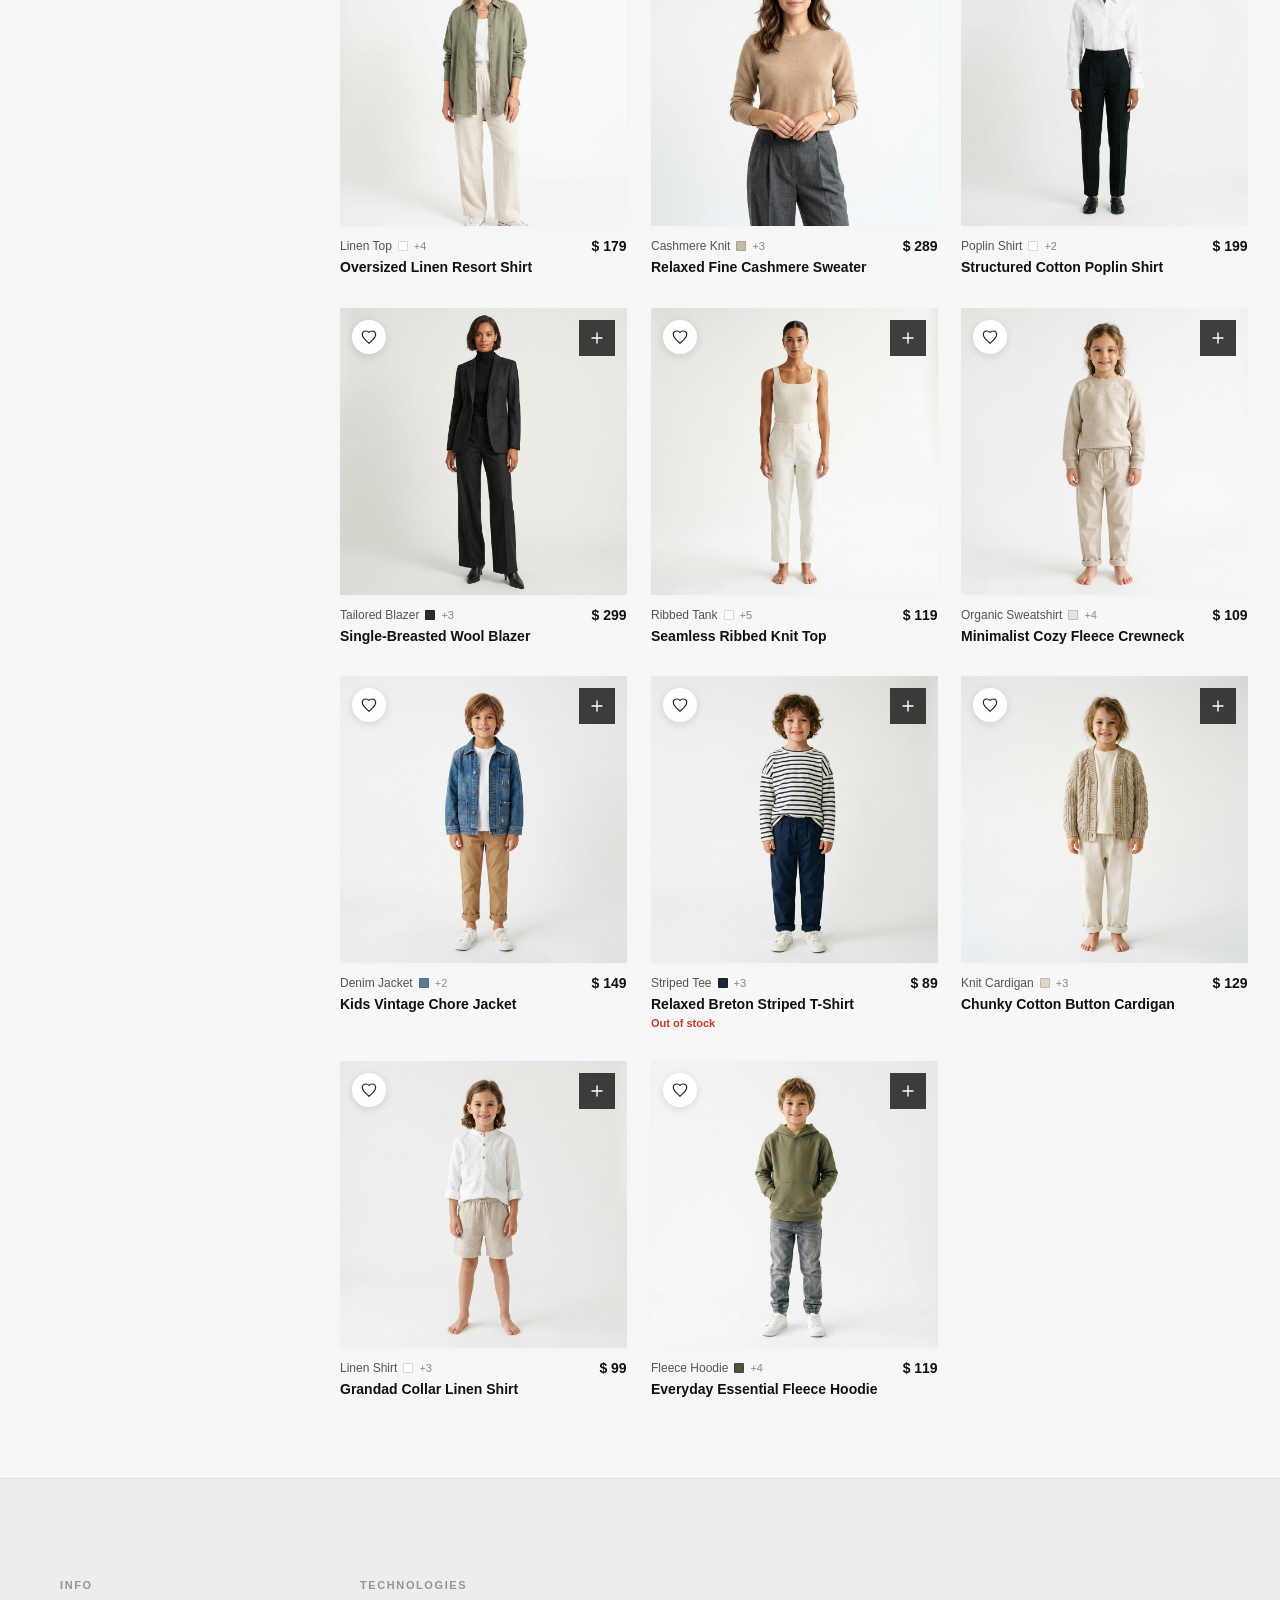
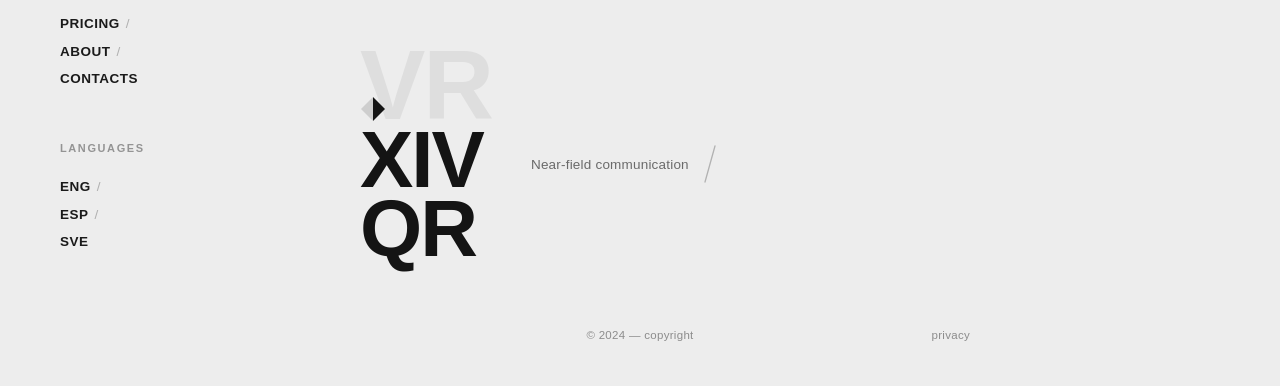
<file: products.html>
<!DOCTYPE html>
<html lang="en">

<head>
    <meta charset="UTF-8">
    <meta name="viewport" content="width=device-width, initial-scale=1.0, maximum-scale=5.0, viewport-fit=cover">
    <link rel="icon" type="image/svg+xml" href="data:image/svg+xml,%3Csvg width='35' height='35' viewBox='0 0 35 35' fill='none' xmlns='http://www.w3.org/2000/svg'%3E%3Crect x='17.5' width='24.7487' height='24.7487' transform='rotate(45 17.5 0)' fill='%23D9D9D9'/%3E%3Cpath d='M34.6466 17.5002L17.75 34.3969V0.603527L34.6466 17.5002Z' fill='black' stroke='%23060606' stroke-width='0.5'/%3E%3C/svg%3E">
    <link rel="stylesheet" href="style.css">
    <link rel="stylesheet" href="products.css">
    <link rel="stylesheet" href="profile.css">
    <title>PRODUCTS — XIV STORE High Fashion Catalog</title>
</head>

<body class="products-body">
    <!-- NAVIGATION BAR -->
    <nav class="catalog-navbar">
        <div class="container">
            <!-- Mobile Menu Toggle Button -->
            <button class="mobile-menu-btn" id="mobileMenuBtn" aria-label="Open Navigation Menu">
                <span class="burger-line"></span>
                <span class="burger-line"></span>
            </button>

            <div class="links">
                <a href="index.html">Home</a>
                <a href="index.html#collectionsSection">Collections</a>
                <a href="index.html#newThisWeekSection">New</a>
            </div>

            <div class="logo">
                <a href="index.html" aria-label="Store Home">
                    <svg width="35" height="35" viewBox="0 0 35 35" fill="none" xmlns="http://www.w3.org/2000/svg">
                        <rect x="17.5" width="24.7487" height="24.7487" transform="rotate(45 17.5 0)" fill="#D9D9D9" />
                        <path d="M34.6466 17.5002L17.75 34.3969V0.603527L34.6466 17.5002Z" fill="black" stroke="#060606"
                            stroke-width="0.5" />
                    </svg>
                </a>
            </div>

            <div class="buttons">
                <button class="favorites" id="navFavBtn" aria-label="Wishlist">
                    <svg width="22" height="22" viewBox="0 0 22 22" fill="none" xmlns="http://www.w3.org/2000/svg">
                        <path
                            d="M12.8059 16.6943L12.7597 15.9458L12.8059 16.6943ZM7.33268 6.82443L7.27619 7.5723C7.4795 7.58766 7.68029 7.51958 7.83234 7.38375C7.98439 7.24792 8.07458 7.05605 8.08216 6.8523L7.33268 6.82443ZM16.5254 13.3716L17.264 13.5015L16.5254 13.3716ZM12.7597 15.9458C11.1685 16.0438 9.53441 16.2341 7.93558 16.0486C6.37521 15.8676 4.93302 15.3326 3.75939 14.0189L2.64075 15.0182C4.12626 16.6811 5.95231 17.3286 7.76272 17.5386C9.53468 17.7442 11.3739 17.534 12.852 17.4429L12.7597 15.9458ZM3.75939 14.0189C2.61677 12.7398 2.3858 11.0269 2.96459 9.70578C3.52252 8.43233 4.89677 7.39259 7.27619 7.5723L7.38916 6.07656C4.45773 5.85516 2.43611 7.17414 1.59067 9.10384C0.766087 10.9859 1.12425 13.3206 2.64075 15.0182L3.75939 14.0189ZM12.852 17.4429C13.3848 17.4101 13.9662 17.3726 14.4961 17.265C15.0257 17.1575 15.5862 16.9652 16.0342 16.565L15.0349 15.4464C14.8709 15.5929 14.6086 15.7116 14.1976 15.795C13.7869 15.8784 13.3101 15.9118 12.7597 15.9458L12.852 17.4429ZM17.264 13.5015C17.5206 12.043 17.936 10.239 17.9307 8.45517C17.9254 6.63262 17.4871 4.74539 16.0016 3.08251L14.8829 4.08183C16.0566 5.3956 16.4261 6.88874 16.4307 8.45957C16.4355 10.0691 16.0629 11.6715 15.7867 13.2417L17.264 13.5015ZM16.0016 3.08251C14.4851 1.38493 12.2054 0.766811 10.2426 1.37478C8.23015 1.99813 6.69245 3.85881 6.5832 6.79656L8.08216 6.8523C8.17084 4.46776 9.35835 3.21898 10.6864 2.80762C12.0641 2.38087 13.7403 2.80277 14.8829 4.08183L16.0016 3.08251ZM15.7867 13.2417C15.6912 13.7847 15.6044 14.2548 15.4754 14.6535C15.3464 15.0525 15.199 15.2998 15.0349 15.4464L16.0342 16.565C16.4823 16.1647 16.7363 15.6293 16.9026 15.1152C17.069 14.6007 17.1716 14.0272 17.264 13.5015L15.7867 13.2417Z"
                            fill="white" />
                    </svg>
                </button>

                <button class="cart" id="navCartBtn" aria-label="Open Cart">
                    <span class="cart-btn-text">Cart <b id="navCartCount" class="cart-nav-badge">0</b></span>
                    <span class="cart-btn-icon">
                        <svg width="38" height="38" viewBox="0 0 38 38" fill="none" xmlns="http://www.w3.org/2000/svg">
                            <circle cx="18.5185" cy="18.5185" r="18.5185" fill="white" />
                            <path
                                d="M12.4348 24.3441C12.4348 24.3441 12.4348 24.3441 12.4348 24.3441C13.367 25.5185 15.1019 25.5185 18.5717 25.5185H19.1321C22.602 25.5185 24.3369 25.5185 25.2691 24.3441M12.4348 24.3441C11.5026 23.1697 11.8224 21.3867 12.4618 17.8206C12.9166 15.2847 13.1439 14.0167 14.0072 13.2676M25.2691 24.3441C25.2691 24.3441 25.2691 24.3441 25.2691 24.3441C26.2012 23.1697 25.8815 21.3867 25.242 17.8206C24.7873 15.2847 24.5599 14.0167 23.6967 13.2676M23.6967 13.2676C23.6967 13.2676 23.6967 13.2676 23.6967 13.2676C22.8335 12.5185 21.5997 12.5185 19.1321 12.5185H18.5717C16.1042 12.5185 14.8704 12.5185 14.0072 13.2676C14.0072 13.2676 14.0072 13.2676 14.0072 13.2676"
                                stroke="black" stroke-width="1.5" />
                            <path
                                d="M16.8519 15.5185C17.1431 16.6837 17.9286 17.5185 18.8519 17.5185C19.7753 17.5185 20.5608 16.6837 20.8519 15.5185"
                                stroke="black" stroke-width="1.5" stroke-linecap="round" />
                        </svg>
                    </span>
                </button>
                <button class="profile" id="navProfileBtn" aria-label="User Profile">
                    <svg width="18" height="18" viewBox="0 0 24 24" fill="#ffffff">
                        <path d="M12 12c2.7 0 4.8-2.1 4.8-4.8S14.7 2.4 12 2.4 7.2 4.5 7.2 7.2 9.3 12 12 12zm0 2.4c-3.2 0-9.6 1.6-9.6 4.8V21.6h19.2v-2.4c0-3.2-6.4-4.8-9.6-4.8z" fill="#ffffff"/>
                    </svg>
                </button>
            </div>
        </div>
    </nav>

    <!-- MOBILE NAVIGATION DRAWER -->
    <div id="mobileNavOverlay" class="mobile-nav-overlay" role="dialog" aria-modal="true" aria-label="Site Navigation">
        <div class="mobile-nav-drawer" id="mobileNavDrawer">
            <div class="mobile-nav-header">
                <span class="mobile-nav-brand">XIV COLLECTIONS</span>
                <button class="mobile-nav-close" id="mobileNavClose" aria-label="Close Menu">
                    <svg width="20" height="20" viewBox="0 0 18 18" fill="none" xmlns="http://www.w3.org/2000/svg">
                        <path d="M1 1L17 17M17 1L1 17" stroke="#111111" stroke-width="1.6" stroke-linecap="round"/>
                    </svg>
                </button>
            </div>
            <div class="mobile-nav-body">
                <!-- VIP Profile Card in Mobile Drawer -->
                <div class="mobile-drawer-profile-card" id="mobileDrawerProfileBtn" role="button" tabindex="0" aria-label="Client Account">
                    <div class="drawer-profile-avatar" id="drawerProfileAvatar">
                        <svg width="20" height="20" viewBox="0 0 24 24" fill="#ffffff"><path d="M12 12c2.7 0 4.8-2.1 4.8-4.8S14.7 2.4 12 2.4 7.2 4.5 7.2 7.2 9.3 12 12 12zm0 2.4c-3.2 0-9.6 1.6-9.6 4.8V21.6h19.2v-2.4c0-3.2-6.4-4.8-9.6-4.8z"/></svg>
                    </div>
                    <div class="drawer-profile-info">
                        <span class="drawer-profile-name" id="drawerProfileName">CLIENT SUITE</span>
                        <span class="drawer-profile-sub" id="drawerProfileSub">Sign in or Join XIV</span>
                    </div>
                    <span class="drawer-profile-arrow">→</span>
                </div>

                <ul class="mobile-nav-links">
                    <li><a href="index.html" class="mobile-nav-link">Home</a></li>
                    <li><a href="products.html" class="mobile-nav-link active">All Products</a></li>
                    <li><a href="index.html#collectionsSection" class="mobile-nav-link">XIV Collections 23-24</a></li>
                    <li><a href="index.html#newThisWeekSection" class="mobile-nav-link">New This Week</a></li>
                    <li><a href="index.html#dzLookbook" class="mobile-nav-link">Lookbook</a></li>
                </ul>
            </div>
        </div>
    </div>

    <!-- MAIN PRODUCTS CATALOG CONTENT -->
    <main class="products-page">
        <div class="container catalog-container">
            
            <!-- Breadcrumb Navigation -->
            <nav class="catalog-breadcrumbs" aria-label="Breadcrumb">
                <a href="index.html" class="bc-link">Home</a>
                <span class="bc-sep">/</span>
                <span class="bc-active">Products</span>
            </nav>

            <!-- Main Title Header -->
            <div class="catalog-title-wrap">
                <h1 class="catalog-page-title">PRODUCTS</h1>
            </div>

            <!-- Top Filter & Search Bar Row -->
            <div class="catalog-top-controls">
                <!-- Left: Live AJAX Search Bar with Floating Dropdown -->
                <div class="ajax-search-wrapper" id="ajaxSearchWrapper">
                    <div class="ajax-search-box">
                        <span class="search-icon" aria-hidden="true">
                            <svg width="18" height="18" viewBox="0 0 18 18" fill="none" xmlns="http://www.w3.org/2000/svg">
                                <circle cx="8" cy="8" r="6" stroke="#333333" stroke-width="1.5" stroke-linecap="round"/>
                                <line x1="12.5" y1="12.5" x2="16.5" y2="16.5" stroke="#333333" stroke-width="1.5" stroke-linecap="round"/>
                            </svg>
                        </span>
                        <input type="text" id="ajaxSearchInput" class="ajax-search-input" placeholder="Search" autocomplete="off" aria-label="Search garments, categories, tags" />
                        <button type="button" class="search-clear-btn" id="searchClearBtn" aria-label="Clear search query">&times;</button>
                    </div>

                    <!-- Floating AJAX Instant Search Result Cards Popup (3-4 Cards) -->
                    <div class="ajax-search-dropdown" id="ajaxSearchDropdown" role="region" aria-label="Live Search Results">
                        <div class="ajax-dropdown-header">
                            <span class="dropdown-heading" id="ajaxDropdownHeading">Matching Products</span>
                            <span class="dropdown-badge" id="ajaxDropdownCount">0 found</span>
                        </div>
                        <div class="ajax-cards-list" id="ajaxCardsList">
                            <!-- Populated dynamically with 3-4 card items -->
                        </div>
                    </div>
                </div>

                <!-- Right: 2-Row Top Filter Pills (Active & Toggleable) -->
                <div class="top-pills-bar" id="topPillsBar">
                    <!-- Row 1 -->
                    <div class="pills-row pills-row-1">
                        <button type="button" class="filter-pill" data-pill="new">NEW</button>
                        <button type="button" class="filter-pill" data-pill="shirts">SHIRTS</button>
                        <button type="button" class="filter-pill" data-pill="polo-shirts">POLO SHIRTS</button>
                        <button type="button" class="filter-pill" data-pill="shorts">SHORTS</button>
                        <button type="button" class="filter-pill" data-pill="suits">SUITS</button>
                    </div>
                    <!-- Row 2 -->
                    <div class="pills-row pills-row-2">
                        <button type="button" class="filter-pill" data-pill="best-sellers">BEST SELLERS</button>
                        <button type="button" class="filter-pill" data-pill="t-shirts">T-SHIRTS</button>
                        <button type="button" class="filter-pill" data-pill="jeans">JEANS</button>
                        <button type="button" class="filter-pill" data-pill="jackets">JACKETS</button>
                        <button type="button" class="filter-pill" data-pill="coats">COATS</button>
                    </div>
                </div>
            </div>

            <!-- Mobile Filters Toggle Button -->
            <div class="mobile-filter-bar">
                <button type="button" class="mobile-filter-trigger" id="mobileFilterTrigger">
                    <svg width="16" height="16" viewBox="0 0 16 16" fill="none">
                        <path d="M2 4H14M4 8H12M6 12H10" stroke="#111111" stroke-width="1.5" stroke-linecap="round"/>
                    </svg>
                    <span>Filters (<span id="mobileFilterActiveCount">0</span>)</span>
                </button>
                <div class="catalog-results-badge" id="catalogResultsCount">Showing all pieces</div>
            </div>

            <!-- Main Catalog Grid Layout: Left Sidebar + Right Products Grid -->
            <div class="catalog-layout">
                
                <!-- Left Sidebar Filters -->
                <aside class="catalog-sidebar" id="catalogSidebar">
                    <div class="sidebar-header">
                        <h2 class="sidebar-title">Filters</h2>
                        <button type="button" class="sidebar-close-btn" id="sidebarCloseBtn" aria-label="Close Filters">&times;</button>
                    </div>

                    <!-- 1. Size Filter Row -->
                    <div class="filter-group filter-size-group">
                        <span class="filter-label">Size</span>
                        <div class="size-buttons-grid" id="sizeButtonsGrid">
                            <button type="button" class="size-btn" data-size="XS">XS</button>
                            <button type="button" class="size-btn" data-size="S">S</button>
                            <button type="button" class="size-btn" data-size="M">M</button>
                            <button type="button" class="size-btn" data-size="L">L</button>
                            <button type="button" class="size-btn" data-size="XL">XL</button>
                            <button type="button" class="size-btn" data-size="2X">2X</button>
                        </div>
                    </div>

                    <!-- 2. Availability Filter Accordion (Open by default) -->
                    <div class="filter-accordion is-open" id="accAvailability">
                        <button type="button" class="accordion-header" aria-expanded="true">
                            <span class="accordion-title">Availability</span>
                            <span class="accordion-chevron">
                                <svg width="12" height="7" viewBox="0 0 12 7" fill="none">
                                    <path d="M1 6L6 1L11 6" stroke="#111111" stroke-width="1.4" stroke-linecap="round" stroke-linejoin="round"/>
                                </svg>
                            </span>
                        </button>
                        <div class="accordion-body">
                            <label class="custom-checkbox">
                                <input type="checkbox" class="avail-chk" data-avail="inStock" />
                                <span class="chk-mark"></span>
                                <span class="chk-text">Availability <b class="chk-count" id="countInStock">(450)</b></span>
                            </label>
                            <label class="custom-checkbox">
                                <input type="checkbox" class="avail-chk" data-avail="outOfStock" />
                                <span class="chk-mark"></span>
                                <span class="chk-text">Out Of Stock <b class="chk-count" id="countOutOfStock">(18)</b></span>
                            </label>
                        </div>
                    </div>

                    <!-- 3. Category Filter Accordion -->
                    <div class="filter-accordion" id="accCategory">
                        <button type="button" class="accordion-header" aria-expanded="false">
                            <span class="accordion-title">Category</span>
                            <span class="accordion-chevron">
                                <svg width="12" height="7" viewBox="0 0 12 7" fill="none">
                                    <path d="M1 1L6 6L11 1" stroke="#111111" stroke-width="1.4" stroke-linecap="round" stroke-linejoin="round"/>
                                </svg>
                            </span>
                        </button>
                        <div class="accordion-body">
                            <label class="custom-checkbox">
                                <input type="checkbox" class="cat-chk" data-cat="T-Shirts" />
                                <span class="chk-mark"></span>
                                <span class="chk-text">T-Shirts <b class="chk-count">(5)</b></span>
                            </label>
                            <label class="custom-checkbox">
                                <input type="checkbox" class="cat-chk" data-cat="Shirts" />
                                <span class="chk-mark"></span>
                                <span class="chk-text">Shirts <b class="chk-count">(5)</b></span>
                            </label>
                            <label class="custom-checkbox">
                                <input type="checkbox" class="cat-chk" data-cat="Polo Shirts" />
                                <span class="chk-mark"></span>
                                <span class="chk-text">Polo Shirts <b class="chk-count">(1)</b></span>
                            </label>
                            <label class="custom-checkbox">
                                <input type="checkbox" class="cat-chk" data-cat="Jackets" />
                                <span class="chk-mark"></span>
                                <span class="chk-text">Jackets <b class="chk-count">(2)</b></span>
                            </label>
                            <label class="custom-checkbox">
                                <input type="checkbox" class="cat-chk" data-cat="Coats" />
                                <span class="chk-mark"></span>
                                <span class="chk-text">Coats & Knits <b class="chk-count">(2)</b></span>
                            </label>
                            <label class="custom-checkbox">
                                <input type="checkbox" class="cat-chk" data-cat="Suits" />
                                <span class="chk-mark"></span>
                                <span class="chk-text">Suits & Blazers <b class="chk-count">(1)</b></span>
                            </label>
                            <label class="custom-checkbox">
                                <input type="checkbox" class="cat-chk" data-cat="Shorts" />
                                <span class="chk-mark"></span>
                                <span class="chk-text">Tops & Shorts <b class="chk-count">(1)</b></span>
                            </label>
                            <label class="custom-checkbox">
                                <input type="checkbox" class="cat-chk" data-cat="Jeans" />
                                <span class="chk-mark"></span>
                                <span class="chk-text">Jeans & Denim <b class="chk-count">(1)</b></span>
                            </label>
                        </div>
                    </div>

                    <!-- 4. Colors Filter Accordion -->
                    <div class="filter-accordion" id="accColors">
                        <button type="button" class="accordion-header" aria-expanded="false">
                            <span class="accordion-title">Colors</span>
                            <span class="accordion-chevron">
                                <svg width="12" height="7" viewBox="0 0 12 7" fill="none">
                                    <path d="M1 1L6 6L11 1" stroke="#111111" stroke-width="1.4" stroke-linecap="round" stroke-linejoin="round"/>
                                </svg>
                            </span>
                        </button>
                        <div class="accordion-body">
                            <div class="color-swatches-wrap" id="colorSwatchesWrap">
                                <button type="button" class="color-filter-btn" data-color="Black" title="Black">
                                    <span class="swatch-circle" style="background-color: #1E1E1E;"></span>
                                    <span class="swatch-name">Black</span>
                                </button>
                                <button type="button" class="color-filter-btn" data-color="White" title="White">
                                    <span class="swatch-circle" style="background-color: #FFFFFF; border: 1px solid #d2d2d2;"></span>
                                    <span class="swatch-name">White</span>
                                </button>
                                <button type="button" class="color-filter-btn" data-color="Grey" title="Grey">
                                    <span class="swatch-circle" style="background-color: #D9D9D9;"></span>
                                    <span class="swatch-name">Grey</span>
                                </button>
                                <button type="button" class="color-filter-btn" data-color="Beige" title="Beige">
                                    <span class="swatch-circle" style="background-color: #D4D3CD;"></span>
                                    <span class="swatch-name">Beige</span>
                                </button>
                                <button type="button" class="color-filter-btn" data-color="Blue" title="Blue">
                                    <span class="swatch-circle" style="background-color: #5B7C99;"></span>
                                    <span class="swatch-name">Blue</span>
                                </button>
                                <button type="button" class="color-filter-btn" data-color="Olive" title="Olive">
                                    <span class="swatch-circle" style="background-color: #8B9B88;"></span>
                                    <span class="swatch-name">Olive</span>
                                </button>
                                <button type="button" class="color-filter-btn" data-color="Sage" title="Sage">
                                    <span class="swatch-circle" style="background-color: #A6D6CA;"></span>
                                    <span class="swatch-name">Sage</span>
                                </button>
                            </div>
                        </div>
                    </div>

                    <!-- 5. Price Range Filter Accordion -->
                    <div class="filter-accordion" id="accPrice">
                        <button type="button" class="accordion-header" aria-expanded="false">
                            <span class="accordion-title">Price Range</span>
                            <span class="accordion-chevron">
                                <svg width="12" height="7" viewBox="0 0 12 7" fill="none">
                                    <path d="M1 1L6 6L11 1" stroke="#111111" stroke-width="1.4" stroke-linecap="round" stroke-linejoin="round"/>
                                </svg>
                            </span>
                        </button>
                        <div class="accordion-body">
                            <div class="price-slider-box">
                                <div class="price-range-labels">
                                    <span>$0</span>
                                    <span id="priceDisplayMax">$300</span>
                                </div>
                                <input type="range" id="priceRangeSlider" min="50" max="300" step="10" value="300" class="price-slider" />
                            </div>
                            <div class="price-quick-radios">
                                <label class="radio-label">
                                    <input type="radio" name="priceBracket" value="all" checked class="price-radio" />
                                    <span>All Prices</span>
                                </label>
                                <label class="radio-label">
                                    <input type="radio" name="priceBracket" value="under-100" class="price-radio" />
                                    <span>Under $100</span>
                                </label>
                                <label class="radio-label">
                                    <input type="radio" name="priceBracket" value="100-200" class="price-radio" />
                                    <span>$100 &ndash; $200</span>
                                </label>
                                <label class="radio-label">
                                    <input type="radio" name="priceBracket" value="over-200" class="price-radio" />
                                    <span>$200 and above</span>
                                </label>
                            </div>
                        </div>
                    </div>

                    <!-- 6. Collections Filter Accordion -->
                    <div class="filter-accordion" id="accCollections">
                        <button type="button" class="accordion-header" aria-expanded="false">
                            <span class="accordion-title">Collections</span>
                            <span class="accordion-chevron">
                                <svg width="12" height="7" viewBox="0 0 12 7" fill="none">
                                    <path d="M1 1L6 6L11 1" stroke="#111111" stroke-width="1.4" stroke-linecap="round" stroke-linejoin="round"/>
                                </svg>
                            </span>
                        </button>
                        <div class="accordion-body">
                            <label class="custom-checkbox">
                                <input type="checkbox" class="collection-chk" data-coll="XIV 23-24" />
                                <span class="chk-mark"></span>
                                <span class="chk-text">XIV 23-24 <b class="chk-count">(10)</b></span>
                            </label>
                            <label class="custom-checkbox">
                                <input type="checkbox" class="collection-chk" data-coll="Summer 2024" />
                                <span class="chk-mark"></span>
                                <span class="chk-text">Summer 2024 <b class="chk-count">(4)</b></span>
                            </label>
                            <label class="custom-checkbox">
                                <input type="checkbox" class="collection-chk" data-coll="Essentials" />
                                <span class="chk-mark"></span>
                                <span class="chk-text">Essentials <b class="chk-count">(6)</b></span>
                            </label>
                        </div>
                    </div>

                    <!-- 7. Tags Filter Accordion -->
                    <div class="filter-accordion" id="accTags">
                        <button type="button" class="accordion-header" aria-expanded="false">
                            <span class="accordion-title">Tags</span>
                            <span class="accordion-chevron">
                                <svg width="12" height="7" viewBox="0 0 12 7" fill="none">
                                    <path d="M1 1L6 6L11 1" stroke="#111111" stroke-width="1.4" stroke-linecap="round" stroke-linejoin="round"/>
                                </svg>
                            </span>
                        </button>
                        <div class="accordion-body">
                            <div class="tags-badge-grid">
                                <button type="button" class="tag-filter-badge" data-tag="new">New</button>
                                <button type="button" class="tag-filter-badge" data-tag="best-seller">Best Seller</button>
                                <button type="button" class="tag-filter-badge" data-tag="cotton">Cotton</button>
                                <button type="button" class="tag-filter-badge" data-tag="linen">Linen</button>
                                <button type="button" class="tag-filter-badge" data-tag="silk">Silk</button>
                                <button type="button" class="tag-filter-badge" data-tag="relaxed-fit">Relaxed Fit</button>
                                <button type="button" class="tag-filter-badge" data-tag="minimalist">Minimalist</button>
                            </div>
                        </div>
                    </div>

                    <!-- 8. Ratings Filter Accordion -->
                    <div class="filter-accordion" id="accRatings">
                        <button type="button" class="accordion-header" aria-expanded="false">
                            <span class="accordion-title">Ratings</span>
                            <span class="accordion-chevron">
                                <svg width="12" height="7" viewBox="0 0 12 7" fill="none">
                                    <path d="M1 1L6 6L11 1" stroke="#111111" stroke-width="1.4" stroke-linecap="round" stroke-linejoin="round"/>
                                </svg>
                            </span>
                        </button>
                        <div class="accordion-body">
                            <label class="custom-checkbox">
                                <input type="checkbox" class="rating-chk" data-min-rating="5.0" />
                                <span class="chk-mark"></span>
                                <span class="chk-text">&#9733;&#9733;&#9733;&#9733;&#9733; 5.0 Stars</span>
                            </label>
                            <label class="custom-checkbox">
                                <input type="checkbox" class="rating-chk" data-min-rating="4.8" />
                                <span class="chk-mark"></span>
                                <span class="chk-text">&#9733;&#9733;&#9733;&#9733;&#9734; 4.8 &amp; Up</span>
                            </label>
                            <label class="custom-checkbox">
                                <input type="checkbox" class="rating-chk" data-min-rating="4.5" />
                                <span class="chk-mark"></span>
                                <span class="chk-text">&#9733;&#9733;&#9733;&#9733;&#9734; 4.5 &amp; Up</span>
                            </label>
                        </div>
                    </div>

                    <!-- Reset All Filters Button -->
                    <div class="sidebar-reset-box">
                        <button type="button" class="reset-filters-btn" id="resetFiltersBtn">Reset All Filters</button>
                    </div>

                </aside>

                <!-- Right Column: 3-Column Product Grid -->
                <section class="catalog-main">
                    <!-- Active filter tags bar -->
                    <div class="active-filters-bar" id="activeFiltersBar" style="display: none;">
                        <span class="active-filters-label">Active:</span>
                        <div class="active-chips-wrap" id="activeChipsWrap"></div>
                        <button type="button" class="clear-all-link" id="clearAllChipsBtn">Clear all</button>
                    </div>

                    <!-- Products Grid (3 Columns) -->
                    <div class="products-grid" id="productsGrid" aria-live="polite">
                        <!-- Dynamic product cards populated via products.js -->
                    </div>

                    <!-- Empty State (When no cards match filters) -->
                    <div class="no-results-box" id="noResultsBox" style="display: none;">
                        <svg width="48" height="48" viewBox="0 0 24 24" fill="none" stroke="#666" stroke-width="1.2">
                            <circle cx="11" cy="11" r="8"></circle>
                            <line x1="21" y1="21" x2="16.65" y2="16.65"></line>
                        </svg>
                        <h3>NO MATCHING PIECES</h3>
                        <p>We couldn't find any garments matching your selected filters. Try clearing or expanding your selection.</p>
                        <button type="button" class="empty-reset-btn" id="emptyResetBtn">Reset Filters</button>
                    </div>
                </section>

            </div>
        </div>
    </main>

    <!-- HIGH FASHION EDITORIAL FOOTER -->
    <footer class="xiv-footer" id="xivFooter">
        <div class="xiv-footer-container">
            <div class="xiv-footer-main">
                <div class="xiv-footer-nav-col">
                    <div class="xiv-footer-block">
                        <span class="xiv-footer-heading">INFO</span>
                        <ul class="xiv-footer-list">
                            <li><a href="index.html#pricing" class="xiv-footer-link">PRICING <span class="xiv-slash">/</span></a></li>
                            <li><a href="index.html#about" class="xiv-footer-link">ABOUT <span class="xiv-slash">/</span></a></li>
                            <li><a href="index.html#contacts" class="xiv-footer-link">CONTACTS</a></li>
                        </ul>
                    </div>
                    <div class="xiv-footer-block xiv-footer-languages">
                        <span class="xiv-footer-heading">LANGUAGES</span>
                        <ul class="xiv-footer-list">
                            <li><button type="button" class="xiv-footer-lang-btn is-active">ENG <span class="xiv-slash">/</span></button></li>
                            <li><button type="button" class="xiv-footer-lang-btn">ESP <span class="xiv-slash">/</span></button></li>
                            <li><button type="button" class="xiv-footer-lang-btn">SVE</button></li>
                        </ul>
                    </div>
                </div>

                <div class="xiv-footer-tech-col">
                    <span class="xiv-footer-heading">TECHNOLOGIES</span>
                    <div class="xiv-footer-tech-content">
                        <div class="xiv-brand-display">
                            <span class="xiv-watermark-vr" aria-hidden="true">VR</span>
                            <div class="xiv-prism-emblem" aria-hidden="true">
                                <svg width="26" height="26" viewBox="0 0 26 26" fill="none" xmlns="http://www.w3.org/2000/svg">
                                    <polygon points="13,1 1,13 13,25" fill="#cecece" />
                                    <polygon points="13,1 25,13 13,25" fill="#141414" />
                                </svg>
                            </div>
                            <div class="xiv-brand-title">
                                <span class="xiv-title-line">XIV</span>
                                <span class="xiv-title-line">QR</span>
                            </div>
                        </div>
                        <div class="xiv-nfc-descriptor">
                            <span>Near-field communication</span>
                            <svg class="xiv-nfc-slash-svg" width="14" height="40" viewBox="0 0 14 40" fill="none" aria-hidden="true">
                                <line x1="12" y1="2" x2="2" y2="38" stroke="#b2b2b2" stroke-width="1.3" stroke-linecap="round"/>
                            </svg>
                        </div>
                    </div>
                </div>
            </div>

            <div class="xiv-footer-bottom">
                <div class="xiv-footer-bottom-spacer"></div>
                <div class="xiv-footer-copyright">&copy; 2024 &mdash; copyright</div>
                <div class="xiv-footer-privacy-col">
                    <a href="#privacy" class="xiv-privacy-link">privacy</a>
                </div>
            </div>
        </div>
    </footer>

    <!-- HIGH FASHION EDITORIAL CART DRAWER -->
    <div id="cartDrawerOverlay" class="cart-drawer-overlay">
        <div class="cart-drawer" id="cartDrawer" role="dialog" aria-modal="true" aria-labelledby="cartTitle">
            <div class="cart-drawer-header">
                <div class="cart-title-wrap">
                    <h3 id="cartTitle">SHOPPING BAG</h3>
                    <span class="cart-count-badge" id="cartCountBadge">(0)</span>
                </div>
                <button class="cart-close-btn" id="cartCloseBtn" aria-label="Close Bag">
                    <svg width="18" height="18" viewBox="0 0 18 18" fill="none" xmlns="http://www.w3.org/2000/svg">
                        <path d="M1 1L17 17M17 1L1 17" stroke="#111111" stroke-width="1.5" stroke-linecap="round"/>
                    </svg>
                </button>
            </div>

            <div class="cart-drawer-body" id="cartItemsList"></div>

            <div class="cart-drawer-footer" id="cartFooter">
                <div class="cart-summary">
                    <div class="summary-row shipping-row">
                        <span>Shipping</span>
                        <span class="free-shipping">Complimentary</span>
                    </div>
                    <div class="summary-row subtotal-row">
                        <span>Subtotal</span>
                        <span id="cartSubtotal" class="subtotal-val">$0</span>
                    </div>
                </div>
                <button class="cart-checkout-btn" id="checkoutBtn">
                    <span>CHECKOUT</span>
                    <span class="btn-arrow">
                        <svg width="24" height="12" viewBox="0 0 24 12" fill="none" xmlns="http://www.w3.org/2000/svg">
                            <path d="M0 6H22M17 1L22 6L17 11" stroke="white" stroke-width="1.5" stroke-linecap="round" stroke-linejoin="round"/>
                        </svg>
                    </span>
                </button>
                <button class="cart-continue-btn" id="continueShoppingBtn">Continue Shopping</button>
            </div>
        </div>
    </div>

    <!-- TOAST NOTIFICATION -->
    <div id="cartToast" class="cart-toast" role="status" aria-live="polite">
        <span class="toast-icon">✓</span>
        <span class="toast-msg">Item added to bag</span>
    </div>

    <!-- VISA CHECKOUT MODAL -->
    <div id="checkoutModalOverlay" class="checkout-modal-overlay" role="dialog" aria-modal="true" aria-labelledby="checkoutModalTitle">
        <div class="checkout-modal" id="checkoutModal">
            <button class="modal-close-btn" id="checkoutModalClose" aria-label="Close checkout">
                <svg width="18" height="18" viewBox="0 0 18 18" fill="none" xmlns="http://www.w3.org/2000/svg">
                    <path d="M1 1L17 17M17 1L1 17" stroke="#111111" stroke-width="1.5" stroke-linecap="round"/>
                </svg>
            </button>

            <!-- CARD FORM VIEW -->
            <div class="checkout-view" id="checkoutFormView">
                <div class="checkout-header">
                    <div class="checkout-badge">SECURE CHECKOUT</div>
                    <h3 id="checkoutModalTitle">VISA PAYMENT</h3>
                    <p class="checkout-subtitle">Enter card details to complete your order</p>
                </div>

                <div class="credit-card-preview" id="cardPreview">
                    <div class="card-glass-shine"></div>
                    <div class="card-top-row">
                        <div class="card-chip">
                            <div class="chip-line"></div>
                            <div class="chip-line"></div>
                            <div class="chip-line"></div>
                        </div>
                        <div class="card-brand-logo">
                            <svg width="54" height="18" viewBox="0 0 54 18" fill="none" xmlns="http://www.w3.org/2000/svg">
                                <path d="M22.5 0.5L14.7 17.5H9.6L5.9 4.2C5.7 3.3 5.5 3.0 4.8 2.6C3.7 2.0 1.7 1.4 0 1.0L0.2 0.5H8.3C9.4 0.5 10.3 1.2 10.6 2.5L12.6 13.5L17.6 0.5H22.5ZM42.7 12.0C42.7 7.7 36.8 7.5 36.8 5.6C36.9 5.0 37.4 4.3 38.7 4.2C39.3 4.1 41.0 4.0 42.8 4.9L43.6 1.4C42.5 1.0 41.2 0.6 39.4 0.6C34.3 0.6 30.6 3.4 30.6 7.4C30.6 10.4 33.2 12.0 35.1 13.0C37.2 14.0 37.9 14.6 37.8 15.5C37.8 16.9 36.2 17.5 34.7 17.5C32.3 17.5 30.8 16.8 29.7 16.3L28.9 19.9C30.2 20.5 32.2 21.0 34.4 21.0C39.9 21.0 43.4 18.2 43.5 14.0L42.7 12.0ZM56.0 17.5H60.3L56.5 0.5H52.6C51.7 0.5 50.9 1.0 50.6 1.9L43.2 17.5H48.4L49.4 14.6H55.7L56.0 17.5ZM50.8 10.7L53.4 3.4L54.9 10.7H50.8ZM29.5 0.5L25.6 17.5H20.7L24.6 0.5H29.5Z" transform="scale(0.85)" fill="#FFFFFF"/>
                            </svg>
                        </div>
                    </div>

                    <div class="card-number-display" id="cardPreviewNumber">&bull;&bull;&bull;&bull; &bull;&bull;&bull;&bull; &bull;&bull;&bull;&bull; &bull;&bull;&bull;&bull;</div>

                    <div class="card-bottom-row">
                        <div class="card-holder-wrap">
                            <span class="card-lbl">CARD HOLDER</span>
                            <span class="card-val" id="cardPreviewName">ALEXANDER SMITH</span>
                        </div>
                        <div class="card-expiry-wrap">
                            <span class="card-lbl">EXPIRES</span>
                            <span class="card-val" id="cardPreviewExpiry">12/28</span>
                        </div>
                    </div>
                </div>

                <form class="checkout-form" id="paymentForm" novalidate>
                    <div class="form-group">
                        <label for="cardNumber">CARD NUMBER</label>
                        <div class="input-with-icon">
                            <input type="text" id="cardNumber" inputmode="numeric" placeholder="4000 1234 5678 9010" maxlength="19" required />
                            <span class="input-icon-card"></span>
                        </div>
                    </div>

                    <div class="form-group">
                        <label for="cardHolder">CARDHOLDER NAME</label>
                        <input type="text" id="cardHolder" placeholder="Alexander Smith" autocomplete="cc-name" required />
                    </div>

                    <div class="form-row-split">
                        <div class="form-group">
                            <label for="cardExpiry">EXPIRY DATE</label>
                            <input type="text" id="cardExpiry" inputmode="numeric" placeholder="MM/YY" maxlength="5" required />
                        </div>
                        <div class="form-group">
                            <label for="cardCvv">CVV</label>
                            <input type="password" id="cardCvv" inputmode="numeric" placeholder="•••" maxlength="4" required />
                        </div>
                    </div>

                    <button type="submit" class="submit-order-btn" id="submitOrderBtn">
                        <span class="btn-text">AUTHORIZE PAYMENT</span>
                        <span class="btn-spinner" style="display:none;"></span>
                    </button>
                </form>
            </div>

            <!-- SUCCESS VIEW -->
            <div class="checkout-view success-view" id="checkoutSuccessView" style="display:none;">
                <div class="success-checkmark">
                    <svg width="48" height="48" viewBox="0 0 48 48" fill="none">
                        <circle cx="24" cy="24" r="23" stroke="#111111" stroke-width="2"/>
                        <path d="M14 24L21 31L34 17" stroke="#111111" stroke-width="2.5" stroke-linecap="round" stroke-linejoin="round"/>
                    </svg>
                </div>
                <h3>PAYMENT AUTHORIZED</h3>
                <p>Thank you for choosing XIV COLLECTIONS. Your high-fashion pieces are being prepared for dispatch.</p>
                <div class="order-id-badge" id="orderConfirmationId">#XIV-92841</div>
                <button type="button" class="success-return-btn" id="successReturnBtn">Back to Catalog</button>
            </div>
        </div>
    </div>

    <!-- Scripts -->
    <script src="favourites-manager.js"></script>
    <script src="profile-manager.js"></script>
    <script src="products.js"></script>
</body>

</html>
</file>
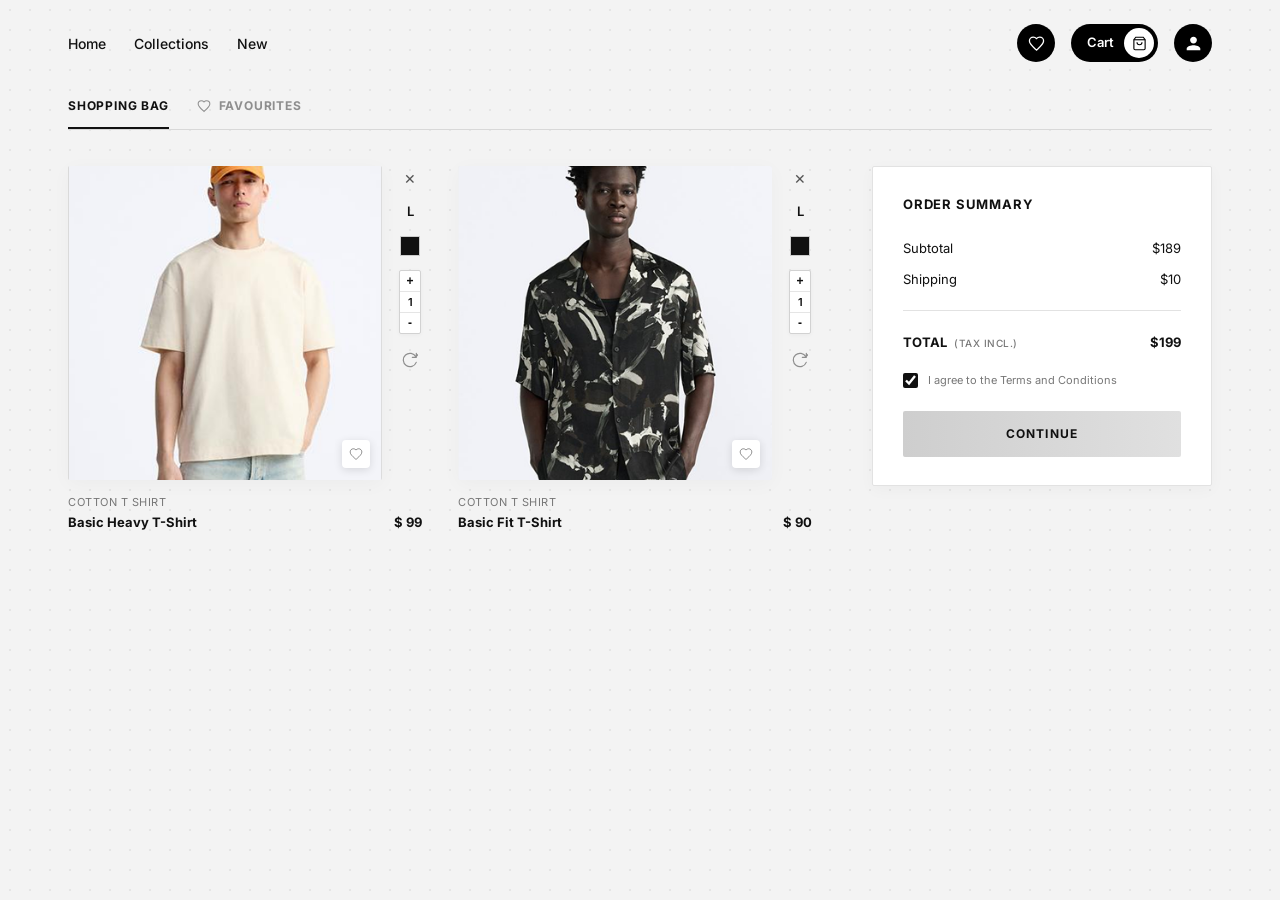
<file: shopping.html>
<!DOCTYPE html>
<html lang="en">
<head>
    <meta charset="UTF-8">
    <meta name="viewport" content="width=device-width, initial-scale=1.0, maximum-scale=5.0, viewport-fit=cover">
    <title>Shopping Bag — XIV STORE</title>
    <link rel="preconnect" href="https://fonts.googleapis.com">
    <link rel="preconnect" href="https://fonts.gstatic.com" crossorigin>
    <link href="https://fonts.googleapis.com/css2?family=Inter:wght@400;500;600;700;800&family=Plus+Jakarta+Sans:wght@500;600;700;800&display=swap" rel="stylesheet">
    <link rel="icon" type="image/svg+xml" href="data:image/svg+xml,%3Csvg width='35' height='35' viewBox='0 0 35 35' fill='none' xmlns='http://www.w3.org/2000/svg'%3E%3Crect x='17.5' width='24.7487' height='24.7487' transform='rotate(45 17.5 0)' fill='%23D9D9D9'/%3E%3Cpath d='M34.6466 17.5002L17.75 34.3969V0.603527L34.6466 17.5002Z' fill='black' stroke='%23060606' stroke-width='0.5'/%3E%3C/svg%3E">
    <link rel="stylesheet" href="shopping.css">
    <link rel="stylesheet" href="profile.css">
</head>
<body>

    <!-- TOP NAVIGATION BAR (1:1 Screenshot 2) -->
    <header class="site-navbar">
        <div class="nav-left">
            <button class="nav-hamburger" id="navHamburger" aria-label="Toggle navigation">
                <span></span>
                <span></span>
                <span></span>
            </button>
            <nav class="nav-links" aria-label="Main Navigation">
                <a href="index.html" class="nav-link">Home</a>
                <a href="products.html" class="nav-link">Collections</a>
                <a href="products.html?filter=new" class="nav-link">New</a>
            </nav>
        </div>

        <div class="nav-right">
            <!-- Wishlist Heart Button -->
            <button class="nav-circle-btn" id="navFavBtn" aria-label="Favourites">
                <svg viewBox="0 0 24 24" fill="none" stroke="currentColor" stroke-width="1.8">
                    <path d="M12 21.35l-1.45-1.32C5.4 15.36 2 12.28 2 8.5 2 5.42 4.42 3 7.5 3c1.74 0 3.41.81 4.5 2.09C13.09 3.81 14.76 3 16.5 3 19.58 3 22 5.42 22 8.5c0 3.78-3.4 6.86-8.55 11.54L12 21.35z"/>
                </svg>
            </button>

            <!-- Cart Pill Navigation -->
            <a href="checkout.html" class="nav-cart-pill" aria-label="Cart">
                <span class="cart-pill-label">Cart</span>
                <span class="cart-pill-circle">
                    <svg viewBox="0 0 24 24" fill="none" stroke="currentColor" stroke-width="1.8">
                        <path d="M6 2L3 6v14a2 2 0 0 0 2 2h14a2 2 0 0 0 2-2V6l-3-4z"/>
                        <line x1="3" y1="6" x2="21" y2="6"/>
                        <path d="M16 10a4 4 0 0 1-8 0"/>
                    </svg>
                </span>
            </a>

            <!-- User Profile Button -->
            <button class="nav-circle-btn profile" id="navProfileBtn" aria-label="User profile">
                <svg viewBox="0 0 24 24" fill="#ffffff" width="18" height="18">
                    <path d="M12 12c2.7 0 4.8-2.1 4.8-4.8S14.7 2.4 12 2.4 7.2 4.5 7.2 7.2 9.3 12 12 12zm0 2.4c-3.2 0-9.6 1.6-9.6 4.8V21.6h19.2v-2.4c0-3.2-6.4-4.8-9.6-4.8z" fill="#ffffff"/>
                </svg>
            </button>
        </div>
    </header>

    <!-- MOBILE NAVIGATION DRAWER -->
    <div id="mobileNavOverlay" class="mobile-nav-overlay" role="dialog" aria-modal="true" aria-label="Site Navigation">
        <div class="mobile-nav-drawer" id="mobileNavDrawer">
            <div class="mobile-nav-header">
                <span class="mobile-nav-brand">XIV COLLECTIONS</span>
                <button class="mobile-nav-close" id="mobileNavClose" aria-label="Close Menu">
                    <svg width="20" height="20" viewBox="0 0 18 18" fill="none" xmlns="http://www.w3.org/2000/svg">
                        <path d="M1 1L17 17M17 1L1 17" stroke="#111111" stroke-width="1.6" stroke-linecap="round"/>
                    </svg>
                </button>
            </div>
            <div class="mobile-nav-body">
                <!-- VIP Profile Card in Mobile Drawer -->
                <div class="mobile-drawer-profile-card" id="mobileDrawerProfileBtn" role="button" tabindex="0" aria-label="Client Account">
                    <div class="drawer-profile-avatar" id="drawerProfileAvatar">
                        <svg width="20" height="20" viewBox="0 0 24 24" fill="#ffffff"><path d="M12 12c2.7 0 4.8-2.1 4.8-4.8S14.7 2.4 12 2.4 7.2 4.5 7.2 7.2 9.3 12 12 12zm0 2.4c-3.2 0-9.6 1.6-9.6 4.8V21.6h19.2v-2.4c0-3.2-6.4-4.8-9.6-4.8z"/></svg>
                    </div>
                    <div class="drawer-profile-info">
                        <span class="drawer-profile-name" id="drawerProfileName">CLIENT SUITE</span>
                        <span class="drawer-profile-sub" id="drawerProfileSub">Sign in or Join XIV</span>
                    </div>
                    <span class="drawer-profile-arrow">→</span>
                </div>

                <ul class="mobile-nav-links">
                    <li><a href="index.html" class="mobile-nav-link">Home</a></li>
                    <li><a href="products.html" class="mobile-nav-link">All Products</a></li>
                    <li><a href="favourites.html" class="mobile-nav-link">Wishlist</a></li>
                    <li><a href="shopping.html" class="mobile-nav-link active">Shopping Bag</a></li>
                    <li><a href="checkout.html" class="mobile-nav-link">Checkout</a></li>
                    <li><a href="index.html#collectionsSection" class="mobile-nav-link">XIV Collections 23-24</a></li>
                    <li><a href="index.html#newThisWeekSection" class="mobile-nav-link">New This Week</a></li>
                    <li><a href="index.html#dzLookbook" class="mobile-nav-link">Lookbook</a></li>
                </ul>
            </div>
        </div>
    </div>

    <!-- TABS SECTION -->
    <div class="bag-header-section">
        <div class="bag-tabs">
            <button class="bag-tab active" id="tabShoppingBag">SHOPPING BAG</button>
            <button class="bag-tab" id="tabFavourites">
                <svg viewBox="0 0 24 24" fill="none" stroke="currentColor" stroke-width="1.8">
                    <path d="M12 21.35l-1.45-1.32C5.4 15.36 2 12.28 2 8.5 2 5.42 4.42 3 7.5 3c1.74 0 3.41.81 4.5 2.09C13.09 3.81 14.76 3 16.5 3 19.58 3 22 5.42 22 8.5c0 3.78-3.4 6.86-8.55 11.54L12 21.35z"/>
                </svg>
                FAVOURITES
            </button>
        </div>
        <div class="bag-divider"></div>
    </div>

    <!-- MAIN SHOPPING CONTENT -->
    <main class="shopping-main-wrapper">
        <div class="shopping-layout">
            
            <!-- LEFT: GRID OF CART ITEMS -->
            <section class="bag-grid-section">
                <div class="bag-grid" id="bagGrid">
                    
                    <!-- ITEM CARD 1: Full Sleeve Zipper -->
                    <article class="bag-item-card" data-id="4">
                        <div class="bag-card-top">
                            <div class="bag-card-media">
                                <img src="./src/Clothes/10/1.png" alt="Full Sleeve Zipper" id="img-4">
                                <button class="bag-photo-fav-btn" data-action="fav" aria-label="Save to favourites">
                                    <svg viewBox="0 0 24 24">
                                        <path d="M12 21.35l-1.45-1.32C5.4 15.36 2 12.28 2 8.5 2 5.42 4.42 3 7.5 3c1.74 0 3.41.81 4.5 2.09C13.09 3.81 14.76 3 16.5 3 19.58 3 22 5.42 22 8.5c0 3.78-3.4 6.86-8.55 11.54L12 21.35z"/>
                                    </svg>
                                </button>
                            </div>
                            <div class="bag-card-controls">
                                <button class="ctrl-remove-btn" data-action="remove" data-id="4" title="Remove item">✕</button>
                                <span class="ctrl-size-badge">L</span>
                                <span class="ctrl-color-swatch" style="background-color: #111111;" title="Color: Black"></span>
                                <div class="ctrl-stepper">
                                    <button class="step-btn" data-action="inc" data-id="4" title="Increase quantity">+</button>
                                    <span class="step-value" data-id="4">1</span>
                                    <button class="step-btn" data-action="dec" data-id="4" title="Decrease quantity">-</button>
                                </div>
                                <button class="ctrl-swap-btn" data-action="swap" data-id="4" title="Cycle views">
                                    <svg viewBox="0 0 24 24" fill="none" stroke="currentColor" stroke-width="1.8" stroke-linecap="round" stroke-linejoin="round">
                                        <path d="M21.5 2v6h-6M21.34 15.57a10 10 0 1 1-.57-8.38l5.67-5.67"/>
                                    </svg>
                                </button>
                            </div>
                        </div>
                        <div class="bag-card-meta">
                            <div class="bag-item-category">Cotton T Shirt</div>
                            <div class="bag-item-title-row">
                                <span class="bag-item-title">Full Sleeve Zipper</span>
                                <span class="bag-item-price">$ 99</span>
                            </div>
                        </div>
                    </article>

                    <!-- ITEM CARD 2: Basic Slim Fit T-Shirt -->
                    <article class="bag-item-card" data-id="2">
                        <div class="bag-card-top">
                            <div class="bag-card-media">
                                <img src="./src/Clothes/8/1.png" alt="Basic Slim Fit T-Shirt" id="img-2">
                                <button class="bag-photo-fav-btn" data-action="fav" aria-label="Save to favourites">
                                    <svg viewBox="0 0 24 24">
                                        <path d="M12 21.35l-1.45-1.32C5.4 15.36 2 12.28 2 8.5 2 5.42 4.42 3 7.5 3c1.74 0 3.41.81 4.5 2.09C13.09 3.81 14.76 3 16.5 3 19.58 3 22 5.42 22 8.5c0 3.78-3.4 6.86-8.55 11.54L12 21.35z"/>
                                    </svg>
                                </button>
                            </div>
                            <div class="bag-card-controls">
                                <button class="ctrl-remove-btn" data-action="remove" data-id="2" title="Remove item">✕</button>
                                <span class="ctrl-size-badge">L</span>
                                <span class="ctrl-color-swatch" style="background-color: #111111;" title="Color: Black"></span>
                                <div class="ctrl-stepper">
                                    <button class="step-btn" data-action="inc" data-id="2" title="Increase quantity">+</button>
                                    <span class="step-value" data-id="2">1</span>
                                    <button class="step-btn" data-action="dec" data-id="2" title="Decrease quantity">-</button>
                                </div>
                                <button class="ctrl-swap-btn" data-action="swap" data-id="2" title="Cycle views">
                                    <svg viewBox="0 0 24 24" fill="none" stroke="currentColor" stroke-width="1.8" stroke-linecap="round" stroke-linejoin="round">
                                        <path d="M21.5 2v6h-6M21.34 15.57a10 10 0 1 1-.57-8.38l5.67-5.67"/>
                                    </svg>
                                </button>
                            </div>
                        </div>
                        <div class="bag-card-meta">
                            <div class="bag-item-category">Cotton T Shirt</div>
                            <div class="bag-item-title-row">
                                <span class="bag-item-title">Basic Slim Fit T-Shirt</span>
                                <span class="bag-item-price">$ 99</span>
                            </div>
                        </div>
                    </article>

                </div>
            </section>

            <!-- RIGHT: ORDER SUMMARY BOX -->
            <aside class="order-summary-box" aria-label="Order Summary">
                <h2 class="summary-title">ORDER SUMMARY</h2>
                
                <div class="summary-lines">
                    <div class="summary-line">
                        <span>Subtotal</span>
                        <span id="subtotalVal">$180</span>
                    </div>
                    <div class="summary-line">
                        <span>Shipping</span>
                        <span id="shippingVal">$10</span>
                    </div>
                </div>

                <div class="summary-divider"></div>

                <div class="summary-lines">
                    <div class="summary-line total-line">
                        <span>TOTAL <span class="tax-incl">(TAX INCL.)</span></span>
                        <span id="totalVal">$190</span>
                    </div>
                </div>

                <!-- Terms and conditions -->
                <div class="summary-terms">
                    <label class="terms-label" for="termsAgree">
                        <input type="checkbox" id="termsAgree" class="terms-checkbox" checked>
                        <span>I agree to the Terms and Conditions</span>
                    </label>
                </div>

                <!-- Continue Button -->
                <button type="button" class="btn-continue" id="btnContinue">CONTINUE</button>
            </aside>

        </div>
    </main>

    <!-- VISA PAYMENT MODAL (Opens on CONTINUE click) -->
    <div id="checkoutModalOverlay" class="checkout-modal-overlay" role="dialog" aria-modal="true" aria-labelledby="checkoutModalTitle">
        <div class="checkout-modal" id="checkoutModal">
            <!-- Modal Close Button -->
            <button class="modal-close-btn" id="checkoutModalClose" aria-label="Close checkout">
                <svg width="18" height="18" viewBox="0 0 18 18" fill="none" xmlns="http://www.w3.org/2000/svg">
                    <path d="M1 1L17 17M17 1L1 17" stroke="#111111" stroke-width="1.8" stroke-linecap="round"/>
                </svg>
            </button>

            <!-- STEP 1: CARD FORM VIEW -->
            <div class="checkout-view" id="checkoutFormView">
                <div class="modal-header-block">
                    <span class="modal-security-badge">SECURE 256-BIT ENCRYPTION</span>
                    <h3 class="modal-header-title" id="checkoutModalTitle">VISA PAYMENT</h3>
                    <p class="modal-header-desc">Enter card details to complete your order</p>
                </div>

                <!-- Interactive 3D Visa Card Preview -->
                <div class="card-3d-wrap" id="card3DWrap">
                    <div class="credit-card-preview" id="cardPreview">
                        <div class="card-glass-shine" id="cardGlassShine"></div>
                        <div class="card-top-row">
                            <div class="card-chip">
                                <div class="chip-line"></div>
                                <div class="chip-line"></div>
                                <div class="chip-line"></div>
                            </div>
                            <div class="card-brand-logo">
                                <svg width="54" height="18" viewBox="0 0 54 18" fill="none" xmlns="http://www.w3.org/2000/svg">
                                    <path d="M22.5 0.5L14.7 17.5H9.6L5.9 4.2C5.7 3.3 5.5 3.0 4.8 2.6C3.7 2.0 1.7 1.4 0 1.0L0.2 0.5H8.3C9.4 0.5 10.3 1.2 10.6 2.5L12.6 13.5L17.6 0.5H22.5ZM42.7 12.0C42.7 7.7 36.8 7.5 36.8 5.6C36.9 5.0 37.4 4.3 38.7 4.2C39.3 4.1 41.0 4.0 42.8 4.9L43.6 1.4C42.5 1.0 41.2 0.6 39.4 0.6C34.3 0.6 30.6 3.4 30.6 7.4C30.6 10.4 33.2 12.0 35.1 13.0C37.2 14.0 37.9 14.6 37.8 15.5C37.8 16.9 36.2 17.5 34.7 17.5C32.3 17.5 30.8 16.8 29.7 16.3L28.9 19.9C30.2 20.5 32.2 21.0 34.4 21.0C39.9 21.0 43.4 18.2 43.5 14.0L42.7 12.0ZM56.0 17.5H60.3L56.5 0.5H52.6C51.7 0.5 50.9 1.0 50.6 1.9L43.2 17.5H48.4L49.4 14.6H55.7L56.0 17.5ZM50.8 10.7L53.4 3.4L54.9 10.7H50.8ZM29.5 0.5L25.6 17.5H20.7L24.6 0.5H29.5Z" transform="scale(0.85)" fill="#FFFFFF"/>
                                </svg>
                            </div>
                        </div>

                        <div class="card-number-display" id="cardPreviewNumber">•••• •••• •••• ••••</div>

                        <div class="card-bottom-row">
                            <div class="card-holder-wrap">
                                <span class="card-lbl">CARD HOLDER</span>
                                <span class="card-val" id="cardPreviewName">ALEXANDER SMITH</span>
                            </div>
                            <div class="card-expiry-wrap">
                                <span class="card-lbl">EXPIRES</span>
                                <span class="card-val" id="cardPreviewExpiry">12/28</span>
                            </div>
                        </div>
                    </div>
                </div>

                <!-- Card Details Form -->
                <form id="cardPaymentForm" class="checkout-form" autocomplete="off">
                    <div class="form-group">
                        <label for="cardNumberInput">Card Number</label>
                        <div class="input-with-icon">
                            <input type="text" id="cardNumberInput" name="cardnumber" placeholder="4400 1234 5678 9010" maxlength="19" inputmode="numeric" required>
                            <span class="input-card-icon" aria-hidden="true">
                                <svg width="32" height="20" viewBox="0 0 32 20" fill="none" xmlns="http://www.w3.org/2000/svg">
                                    <rect width="32" height="20" rx="3" fill="#0E4595"/>
                                    <path d="M13.2 6.2L10.9 14.8H8.8L7.2 8.1C7.1 7.6 6.9 7.4 6.5 7.2C5.8 6.8 4.7 6.5 3.6 6.3L3.7 6.2H7.7C8.2 6.2 8.7 6.6 8.8 7.2L9.8 12.8L12.1 6.2H13.2ZM18.6 12.0C18.6 9.8 15.6 9.7 15.7 8.7C15.7 8.4 16.0 8.1 16.6 8.0C16.9 8.0 17.8 7.9 18.7 8.4L19.1 6.6C18.6 6.4 17.9 6.2 17.0 6.2C14.4 6.2 12.6 7.6 12.6 9.6C12.6 11.1 13.9 11.9 14.9 12.4C15.9 12.9 16.3 13.2 16.3 13.7C16.3 14.4 15.5 14.7 14.7 14.7C13.5 14.7 12.7 14.3 12.2 14.1L11.7 15.9C12.4 16.2 13.4 16.5 14.5 16.5C17.3 16.5 19.1 15.1 19.1 13.0L18.6 12.0ZM25.3 14.8H27.2L25.6 6.2H23.9C23.4 6.2 23.0 6.5 22.9 6.9L19.5 14.8H21.7L22.2 13.5H24.9L25.3 14.8ZM22.8 12.0L23.9 8.8L24.5 12.0H22.8ZM15.9 6.2L13.9 14.8H11.8L13.8 6.2H15.9Z" fill="#FFFFFF"/>
                                </svg>
                            </span>
                        </div>
                    </div>

                    <div class="form-group">
                        <label for="cardNameInput">Cardholder Name</label>
                        <input type="text" id="cardNameInput" name="cardname" placeholder="ALEXANDER SMITH" maxlength="28" required>
                    </div>

                    <div class="form-row">
                        <div class="form-group col-half">
                            <label for="cardExpiryInput">Expiration Date</label>
                            <input type="text" id="cardExpiryInput" name="cardexpiry" placeholder="12/28" maxlength="5" inputmode="numeric" required>
                        </div>
                        <div class="form-group col-half">
                            <label for="cardCvvInput">CVV / CVC</label>
                            <input type="password" id="cardCvvInput" name="cardcvv" placeholder="•••" maxlength="4" inputmode="numeric" required>
                        </div>
                    </div>

                    <button type="submit" class="pay-submit-btn" id="paySubmitBtn">
                        <span class="pay-btn-text">PAY</span>
                        <span class="pay-btn-amount" id="modalPayAmount">$190</span>
                        <svg class="pay-btn-lock" width="14" height="14" viewBox="0 0 24 24" fill="none" stroke="currentColor" stroke-width="2">
                            <rect x="3" y="11" width="18" height="11" rx="2" ry="2"></rect>
                            <path d="M7 11V7a5 5 0 0 1 10 0v4"></path>
                        </svg>
                    </button>
                </form>
            </div>

            <!-- STEP 2: PROCESSING & SUCCESS VIEW -->
            <div class="checkout-view is-hidden" id="checkoutProcessView">
                <div class="payment-animation-stage">
                    <div class="spinner-checkmark-container" id="spinnerCheckmarkContainer">
                        <!-- SVG Animation Element -->
                        <svg class="payment-status-svg" viewBox="0 0 100 100" width="110" height="110">
                            <!-- Background Track -->
                            <circle class="ring-bg-track" cx="50" cy="50" r="42" fill="none" stroke-width="6"/>
                            <!-- Incomplete Rotating & Chasing Green Ring -->
                            <circle class="ring-spinner-circle" id="ringSpinnerCircle" cx="50" cy="50" r="42" fill="none" stroke-width="6" stroke-linecap="round"/>
                            <!-- Solid Green Filling Circle -->
                            <circle class="success-circle-bg" id="successCircleBg" cx="50" cy="50" r="42" fill="#10b981"/>
                            <!-- White Checkmark Path -->
                            <path class="success-checkmark-path" id="successCheckmarkPath" d="M30 52 L43 65 L70 37" fill="none" stroke="#ffffff" stroke-width="6" stroke-linecap="round" stroke-linejoin="round"/>
                        </svg>
                    </div>
                    <!-- Confetti Burst Container -->
                    <div class="confetti-container" id="confettiContainer"></div>
                </div>

                <div class="payment-status-content" id="paymentStatusContent">
                    <!-- Dynamic state: Processing -->
                    <div class="status-state-processing" id="statusStateProcessing">
                        <h4>PROCESSING PAYMENT</h4>
                        <p>Securing transaction with payment gateway...</p>
                        <div class="pulse-dots">
                            <span></span><span></span><span></span>
                        </div>
                    </div>

                    <!-- Dynamic state: Success -->
                    <div class="status-state-success is-hidden" id="statusStateSuccess">
                        <div class="success-badge">ORDER CONFIRMED</div>
                        <h4 class="success-title">PAYMENT SUCCESSFUL</h4>
                        <p class="success-desc">Thank you for your purchase! Your order has been placed and is being prepared.</p>

                        <div class="order-receipt-card">
                            <div class="receipt-row">
                                <span class="receipt-label">Order Reference</span>
                                <span class="receipt-value" id="receiptOrderId">#ORD-94821</span>
                            </div>
                            <div class="receipt-row">
                                <span class="receipt-label">Amount Paid</span>
                                <span class="receipt-value receipt-amount" id="receiptAmount">$190</span>
                            </div>
                            <div class="receipt-row">
                                <span class="receipt-label">Payment Method</span>
                                <span class="receipt-value" id="receiptCard">Visa •••• 4400</span>
                            </div>
                        </div>

                        <!-- Auto Redirect Progress -->
                        <div class="redirect-countdown-wrap">
                            <span class="redirect-countdown-text" id="redirectText">Redirecting to store in 3s...</span>
                            <div class="redirect-progress-bar">
                                <div class="redirect-progress-fill" id="redirectProgressFill"></div>
                            </div>
                        </div>

                        <button class="payment-done-btn" id="paymentDoneBtn">
                            <span>CONTINUE SHOPPING</span>
                            <svg width="18" height="12" viewBox="0 0 24 12" fill="none" xmlns="http://www.w3.org/2000/svg">
                                <path d="M0 6H22M17 1L22 6L17 11" stroke="white" stroke-width="1.8" stroke-linecap="round" stroke-linejoin="round"/>
                            </svg>
                        </button>
                    </div>
                </div>
            </div>

        </div>
    </div>

    <!-- Cinematic Curtain Screen Wipe for Redirect -->
    <div id="screenCurtain" class="screen-curtain"></div>

    <script src="favourites-manager.js"></script>
    <script src="profile-manager.js"></script>
    <script src="shopping.js"></script>
</body>
</html>
</file>
<file: style.css>
* {
    margin: 0;
    padding: 0;
    box-sizing: border-box;
    outline: none;
}

html {
    overflow-x: hidden;
    width: 100%;
    max-width: 100vw;
    -webkit-text-size-adjust: 100%;
}

body {
    overflow-x: hidden;
    width: 100%;
    max-width: 100vw;
    background-color: #f4f4f5;
    font-family: Arial, Helvetica, sans-serif;
    color: #1a1a1a;
    -webkit-tap-highlight-color: transparent;
}

/* ================= PRELOADER SCROLL LOCK ================= */
html.preloader-locked,
body.preloader-locked {
    overflow: hidden !important;
    height: 100% !important;
    overscroll-behavior: none !important;
    touch-action: none !important;
}

/* ================= HIGH FASHION EDITORIAL PRELOADER ================= */

.preloader {
    position: fixed;
    top: 0;
    left: 0;
    width: 100vw;
    height: 100vh;
    z-index: 99999;
    display: flex;
    align-items: center;
    justify-content: center;
    background-color: transparent;
    overflow: hidden;
    pointer-events: auto;
    transition: visibility 0s 1.2s;

    &.is-done {
        visibility: hidden;
        pointer-events: none;
    }
}

/* 5-Column Editorial Curtain Shutter (with seamless overlap to prevent any gaps) */
.preloader-curtains {
    position: absolute;
    top: 0;
    left: 0;
    width: 100%;
    height: 100%;
    display: flex;
    z-index: 1;
    pointer-events: none;
}

.curtain-col {
    flex: 1 0 calc(20% + 2px);
    margin-right: -2px;
    height: 100%;
    background-color: #080808;
    box-shadow: 0 0 2px #080808;
    transform: translateY(0%);
    transition: transform 0.95s cubic-bezier(0.85, 0, 0.15, 1);
    will-change: transform;
}

/* Staggered vertical curtains opening */
.preloader.curtains-open .curtain-col {
    transition-delay: calc(var(--col-idx) * 0.06s);
}

.preloader.curtains-open .curtain-col:nth-child(odd) {
    transform: translateY(-101%);
}

.preloader.curtains-open .curtain-col:nth-child(even) {
    transform: translateY(101%);
}

/* Central 5-Letter STORE Dispersible Loader */
.preloader-content {
    position: relative;
    z-index: 3;
    display: flex;
    align-items: center;
    justify-content: center;
    text-align: center;
    width: 100vw;
    height: 100vh;
    pointer-events: none;
}

.preloader-store-wrap {
    position: relative;
    display: flex;
    align-items: center;
    justify-content: center;
    gap: 0.04em;
    user-select: none;
}

.store-letter-slot {
    position: relative;
    display: inline-flex;
    align-items: center;
    justify-content: center;
    padding: 0 0.1em;
    transition: transform 0.85s cubic-bezier(0.85, 0, 0.15, 1);
    will-change: transform;
}

.letter-outline,
.letter-fill {
    font-family: 'Beatrice Deck', sans-serif;
    font-size: clamp(54px, 14vw, 150px);
    font-weight: 800;
    text-transform: uppercase;
    display: inline-flex;
    align-items: center;
    justify-content: center;
    line-height: 1;
}

/* Thin clean white outline */
.letter-outline {
    color: transparent;
    -webkit-text-stroke: 1.5px rgba(255, 255, 255, 0.35);
    text-stroke: 1.5px rgba(255, 255, 255, 0.35);
}

/* Dynamic solid white fill strictly inside the letter glyph */
.letter-fill {
    position: absolute;
    top: 0;
    left: 0;
    width: 100%;
    height: 100%;
    color: #ffffff;
    -webkit-text-fill-color: #ffffff;
    clip-path: inset(0 calc(115% - var(--fill, 0%) * 1.3) 0 0);
    -webkit-clip-path: inset(0 calc(115% - var(--fill, 0%) * 1.3) 0 0);
    pointer-events: none;
    will-change: clip-path;
}

h1,
h2 {
    position: relative;
    display: inline-block;
    color: #1a1a1a !important;
    mix-blend-mode: normal !important;
    clip-path: inset(0 100% 0 0);
    transition: clip-path 1.2s cubic-bezier(0.77, 0, 0.175, 1);

    &::before {
        content: '';
        position: absolute;
        top: 0;
        left: 0;
        width: 100%;
        height: 100%;
        background-color: #000000;
        z-index: 2;
        pointer-events: none;
        transform: scaleX(0);
        transform-origin: left;
    }

    &.revealed {
        clip-path: inset(0 0% 0 0);

        &::before {
            animation: headingBlockReveal 1.2s cubic-bezier(0.77, 0, 0.175, 1) forwards;
        }
    }
}

.bg {
    display: none !important;
}

nav {
    width: 100%;
    padding: 40px 60px;

    .container {
        display: grid;
        grid-template-columns: 1fr auto 1fr;
        align-items: center;
        max-width: 1600px;
        margin: 0 auto;
    }

    .links {
        display: flex;
        gap: 32px;

        a {
            position: relative;
            text-decoration: none;
            color: #1a1a1a;
            font-size: 15px;
            font-weight: 500;
            letter-spacing: 0.3px;
            padding: 4px 0;
            transition: color 0.25s ease, opacity 0.25s ease, transform 0.15s ease;

            &::after {
                content: '';
                position: absolute;
                bottom: -2px;
                left: 0;
                width: 0;
                height: 1.8px;
                background-color: #111111;
                border-radius: 1px;
                transition: width 0.28s cubic-bezier(0.16, 1, 0.3, 1);
            }

            &:hover {
                color: #000000;
                opacity: 1;
            }

            &:hover::after {
                width: 100%;
            }

            &:active {
                transform: scale(0.96);
            }
        }
    }

    .logo {
        display: flex;
        justify-content: center;

        a {
            display: inline-flex;
            align-items: center;
            justify-content: center;
            transition: transform 0.3s cubic-bezier(0.16, 1, 0.3, 1);

            &:hover {
                transform: scale(1.08) rotate(3deg);
            }

            &:active {
                transform: scale(0.94);
            }
        }
    }

    .buttons {
        display: flex;
        justify-content: flex-end;
        align-items: center;
        gap: 12px;

        button {
            background-color: #222222;
            border: none;
            cursor: pointer;
            display: flex;
            align-items: center;
            justify-content: center;
            transition: transform 0.25s cubic-bezier(0.16, 1, 0.3, 1), background-color 0.25s ease, box-shadow 0.25s ease;

            &:hover {
                background-color: #000000;
                transform: scale(1.08);
                box-shadow: 0 4px 14px rgba(0, 0, 0, 0.22);
            }

            &:active {
                transform: scale(0.94);
            }
        }
    }

    .favorites,
    .profile {
        width: 46px;
        height: 46px;
        border-radius: 50%;
        color: #ffffff !important;
    }

    .profile svg {
        fill: #ffffff !important;
        color: #ffffff !important;
    }

    .favorites:hover svg {
        animation: navHeartPulse 0.55s cubic-bezier(0.175, 0.885, 0.32, 1.275);
    }

    .cart {
        height: 46px;
        border-radius: 30px;
        background-color: transparent !important;
        border: none;
        cursor: pointer;
        display: flex;
        align-items: center;
        transition: transform 0.25s cubic-bezier(0.16, 1, 0.3, 1), opacity 0.2s ease, box-shadow 0.25s ease;

        &:hover {
            opacity: 1;
            transform: scale(1.05);
            box-shadow: 0 4px 16px rgba(0, 0, 0, 0.2);

            .cart-btn-icon svg {
                animation: navCartBounce 0.5s cubic-bezier(0.16, 1, 0.3, 1);
            }
        }

        &:active {
            transform: scale(0.96);
        }

        span {
            &:first-child {
                color: #ffffff;
                font-size: 14px;
                font-weight: 500;
                letter-spacing: 0.5px;
                background-color: #222222;
                padding: 13px 20px;
                border-radius: 22px;
                transform: translateX(6px);
                display: inline-flex;
                align-items: center;
                transition: background-color 0.25s ease;
            }

            &:last-child {
                display: flex;
                align-items: center;
                background-color: #222222;
                padding: 6px;
                border-radius: 50%;
                transition: background-color 0.25s ease;

                svg {
                    transform: translateX(0.5px) translateY(0.5px);
                }
            }
        }

        &:hover span:first-child,
        &:hover span:last-child {
            background-color: #000000;
        }
    }

    .icons {
        display: none;
    }
}

@keyframes navHeartPulse {
    0% { transform: scale(1); }
    30% { transform: scale(1.22); }
    60% { transform: scale(0.95); }
    100% { transform: scale(1); }
}

@keyframes navCartBounce {
    0%, 100% { transform: translateY(0); }
    50% { transform: translateY(-2.5px); }
}

.search {
    padding: 40px 60px;

    .container {
        display: flex;
        flex-direction: column;
        align-items: flex-start;
        gap: 32px;
        max-width: 1600px;
        margin: 0 auto;
    }

    .buttons {
        display: flex;
        flex-direction: column;
        align-items: flex-start;
        justify-content: flex-start;
        gap: 6px;

        .variants {
            background: none !important;
            border: none;
            padding: 0;
            width: auto;
            height: auto;
            border-radius: 0;


            font-size: 15px;
            font-weight: 500;
            letter-spacing: 0.5px;
            cursor: pointer;
            text-transform: uppercase;
            transition: opacity 0.2s ease;
            position: relative;

            padding-right: 12px;

            span {
                color: white;
                mix-blend-mode: difference;
            }

            &::before {
                content: '';
                width: 0px;
                height: 100%;
                position: absolute;
                top: 0;
                left: 0;
                background-color: #000000;
                transition: width 0.4s ease;
            }

            &:hover {
                background: none !important;
                transform: none !important;

                &::before {
                    width: 100%;
                }
            }
        }
    }

    .search {
        position: relative;
        display: flex;
        align-items: center;
        width: 100%;
        background-color: #dcdcdc;
        border-radius: 2px;
        padding: 12px 14px;
        gap: 16px;
        max-width: 360px;

        input[type="text"] {
            flex-grow: 1;
            background: transparent;
            border: none;
            font-size: 15px;
            color: #1a1a1a;
            padding: 0;
            width: 100%;
            font-family: Arial, Helvetica, sans-serif;
        }
    }

    .glass {
        display: flex;
        align-items: center;

        svg {
            display: block;
        }
    }

    .find {
        background: none !important;
        border: none;
        padding: 0;
        width: auto;
        height: auto;
        border-radius: 0;
        font-size: 14px;
        color: #707070;
        cursor: pointer;
        font-family: Arial, Helvetica, sans-serif;
        transition: color 0.2s ease;

        &:hover {
            background: none !important;
            transform: none !important;
            color: #000000;
        }
    }
}

/* ================= HERO SECTION & CAROUSEL ================= */

.hero {
    width: 100%;
    padding: 20px 60px 60px;

    .container {
        gap: 60px;
        align-items: stretch;
        max-width: 1600px;
        margin: 0 auto;
        display: flex;
        justify-content: space-between;
    }

    .left-side {
        display: flex;
        flex-direction: column;
        justify-content: space-between;
        padding: 0;
        flex: 0 0 410px;
        width: 410px;
        max-width: 410px;
        z-index: 2;

        .info {
            h1 {
                font-family: 'Beatrice Deck', sans-serif;
                font-size: 50px;
                font-weight: 800;
                line-height: 0.92;
                margin-bottom: 20px;
                letter-spacing: -1.5px;
                text-transform: uppercase;
                color: #111111;
                white-space: nowrap;
                clip-path: none;
                display: block;

                &::before {
                    display: none;
                }
            }

            p {
                font-family: 'Beatrice Deck', sans-serif;
                font-size: 19px;
                font-weight: 300;
                color: #333333;
                margin-bottom: 0;
                line-height: 1.35;
                letter-spacing: 0.2px;
            }
        }
    }

    .carousel-nav {
        padding-top: 0;
        display: flex;
        align-items: center;
        gap: 12px;
        margin-top: auto;
    }

    .shop-btn {
        display: flex;
        justify-content: space-between;
        align-items: center;
        gap: 16px;
        border: none;
        padding: 0 18px 0 20px;
        height: 46px;
        cursor: pointer;
        font-family: 'Beatrice Deck', sans-serif;
        font-size: 14.5px;
        font-weight: 500;
        color: #1a1a1a;
        letter-spacing: 0.2px;
        transition: background-color 0.25s ease, color 0.25s ease, transform 0.2s ease;
        white-space: nowrap;
        width: 210px;
        background-color: #d1d1d1;
        border-radius: 0;
        text-decoration: none !important;
        box-sizing: border-box;

        span {
            color: inherit;
            text-decoration: none !important;
        }

        .icon-wrapper {
            position: relative;
            overflow: hidden;
            width: 49px;
            height: 14px;
            display: flex;
            align-items: center;

            svg {
                display: block;
                transition: stroke 0.25s ease;
            }
        }

        &:visited {
            color: #1a1a1a;
            text-decoration: none !important;
        }

        &:hover {
            background-color: #1a1a1a;
            color: #ffffff !important;
            text-decoration: none !important;

            span {
                color: #ffffff !important;
                text-decoration: none !important;
            }

            .icon-wrapper svg {
                animation: arrowSlide 0.4s ease forwards;

                path {
                    stroke: #ffffff;
                }
            }
        }

        &:active {
            transform: scale(0.98);
        }
    }

    .nav-arrows {
        display: flex;
        align-items: center;
        gap: 8px;

        button {
            width: 46px;
            height: 46px;
            border-radius: 0;
            border: 1px solid #d0d0d0;
            background-color: transparent;
            display: flex;
            align-items: center;
            justify-content: center;
            cursor: pointer;
            transition: background-color 0.2s ease, border-color 0.2s ease, transform 0.15s ease;

            svg path {
                transition: stroke 0.2s ease;
            }

            &:hover {
                background-color: #e5e5e5;
                border-color: #b5b5b5;

                svg path {
                    stroke: #000000;
                }
            }

            &:active {
                transform: scale(0.96);
            }
        }
    }

    .right-side {
        position: relative;
        flex: 1;
        min-width: 0;
        max-width: 800px;
        overflow: hidden;
        padding: 0;
        margin: 0;

        .carousel {
            width: 100%;
            position: relative;

            .carousel-track {
                display: flex;
                width: 100%;
                transition: transform 0.8s cubic-bezier(0.25, 1, 0.4, 1);
            }

            .carousel-slide {
                min-width: 100%;
                width: 100%;
                box-sizing: border-box;
                display: flex;
                gap: 18px;
                justify-content: flex-start;
                align-items: center;
                padding: 0;

                img {
                    flex: 1 1 calc(50% - 9px);
                    width: calc(50% - 9px);
                    max-width: calc(50% - 9px);
                    aspect-ratio: 1 / 1;
                    max-height: 380px;
                    height: auto;
                    object-fit: cover;
                    display: block;
                    border: 1px solid #dcdcdc;
                    border-radius: 0;
                    box-sizing: border-box;
                    transition: opacity 0.3s ease, border-color 0.3s ease;
                    position: relative;

                    &:first-child {
                        object-position: center bottom;
                    }

                    &:last-child {
                        object-position: center top;
                    }

                    &:hover {
                        border-color: #adadad;
                    }
                }
            }
        }
    }
}

@keyframes arrowSlide {
    0% {
        transform: translateX(0);
    }

    45% {
        transform: translateX(100%);
    }

    46% {
        transform: translateX(-100%);
    }

    100% {
        transform: translateX(0);
    }
}

@keyframes headingBlockReveal {
    0% {
        transform-origin: left;
        transform: scaleX(0);
    }

    45% {
        transform-origin: left;
        transform: scaleX(1);
    }

    55% {
        transform-origin: right;
        transform: scaleX(1);
    }

    100% {
        transform-origin: right;
        transform: scaleX(0);
    }
}

/* ================= NEW THIS WEEK SECTION ================= */

.new-this-week {
    width: 100%;
    padding: 60px 60px 90px;

    .container {
        max-width: 1600px;
        margin: 0 auto;
        display: flex;
        flex-direction: column;
        gap: 32px;
    }

    .section-header {
        display: flex;
        justify-content: space-between;
        align-items: flex-end;
        width: 100%;
    }

    .title-wrap {
        h2 {
            font-family: 'Beatrice Deck', sans-serif;
            font-size: 48px;
            font-weight: 800;
            line-height: 0.92;
            letter-spacing: -1.5px;
            text-transform: uppercase;
            color: #111111;
            clip-path: none;
            display: block;

            &::before {
                display: none;
            }

            .badge-count {
                color: #0000ff;
                font-size: 22px;
                font-weight: 700;
                letter-spacing: -0.5px;
                vertical-align: top;
                margin-left: 6px;
                display: inline-block;
            }
        }
    }

    .see-all {
        font-family: Arial, Helvetica, sans-serif;
        font-size: 15px;
        color: #555555;
        text-decoration: none;
        font-weight: 400;
        letter-spacing: 0.2px;
        transition: color 0.2s ease;
        padding-bottom: 4px;

        &:hover {
            color: #000000;
            text-decoration: underline;
        }
    }

    .products-carousel {
        width: 100%;
        position: relative;
        overflow: hidden;

        .carousel-track {
            display: flex;
            width: 100%;
            transition: transform 0.8s cubic-bezier(0.25, 1, 0.4, 1);
        }

        .carousel-slide {
            min-width: 100%;
            width: 100%;
            box-sizing: border-box;
            display: grid;
            grid-template-columns: repeat(4, 1fr);
            gap: 22px;
            padding: 2px 0;
        }
    }

    .product-card {
        display: flex;
        flex-direction: column;
        width: 100%;
        cursor: pointer;

        .card-img-wrap {
            position: relative;
            width: 100%;
            aspect-ratio: 1 / 1;
            background-color: #f7f7f7;
            border: 1px solid #dcdcdc;
            box-sizing: border-box;
            display: flex;
            align-items: center;
            justify-content: center;
            overflow: hidden;
            transition: border-color 0.25s ease;

            img {
                width: 100%;
                height: 100%;
                object-fit: cover;
                display: block;
                transition: transform 0.35s ease;
            }

            .quick-add {
                position: absolute;
                bottom: 12px;
                left: 50%;
                transform: translateX(-50%);
                width: 32px;
                height: 32px;
                background-color: rgba(240, 240, 240, 0.85);
                border: 1px solid rgba(0, 0, 0, 0.05);
                border-radius: 0;
                display: flex;
                align-items: center;
                justify-content: center;
                cursor: pointer;
                transition: background-color 0.2s ease, transform 0.2s ease;
                z-index: 2;

                &:hover {
                    background-color: #ffffff;
                    transform: translateX(-50%) scale(1.08);
                }

                &:active {
                    transform: translateX(-50%) scale(0.95);
                }
            }
        }

        &:hover {
            .card-img-wrap {
                border-color: #b0b0b0;

                img {
                    transform: scale(1.03);
                }
            }
        }

        .card-info {
            padding-top: 12px;
            display: flex;
            flex-direction: column;
            gap: 3px;

            .card-meta {
                display: flex;
                align-items: center;
                gap: 8px;

                .category {
                    font-size: 13px;
                    color: #555555;
                    font-family: Arial, Helvetica, sans-serif;
                    font-weight: 400;
                }

                .color-badge {
                    display: inline-flex;
                    align-items: center;
                    gap: 3px;
                    font-size: 11.5px;
                    color: #777777;
                    font-family: Arial, Helvetica, sans-serif;

                    .color-swatch {
                        width: 10px;
                        height: 10px;
                        border: 1px solid #bbbbbb;
                        background-color: #eeeeee;
                        display: inline-block;
                    }
                }
            }

            .card-main {
                display: flex;
                justify-content: space-between;
                align-items: baseline;
                gap: 8px;

                .product-name {
                    font-family: Arial, Helvetica, sans-serif;
                    font-size: 14.5px;
                    font-weight: 600;
                    color: #111111;
                    line-height: 1.25;
                    margin: 0;
                    white-space: nowrap;
                    overflow: hidden;
                    text-overflow: ellipsis;
                }

                .price {
                    font-family: Arial, Helvetica, sans-serif;
                    font-size: 14.5px;
                    font-weight: 500;
                    color: #111111;
                    flex-shrink: 0;
                }
            }
        }
    }

    .section-nav-arrows {
        display: flex;
        justify-content: center;
        align-items: center;
        gap: 8px;
        margin-top: 16px;

        button {
            width: 46px;
            height: 46px;
            border-radius: 0;
            border: 1px solid #d0d0d0;
            background-color: transparent;
            display: flex;
            align-items: center;
            justify-content: center;
            cursor: pointer;
            transition: background-color 0.2s ease, border-color 0.2s ease, transform 0.15s ease;

            svg path {
                transition: stroke 0.2s ease;
            }

            &:hover {
                background-color: #e5e5e5;
                border-color: #b5b5b5;

                svg path {
                    stroke: #000000;
                }
            }

            &:active {
                transform: scale(0.96);
            }
        }
    }
}

/* ================= DZ LOOKBOOK GALLERY SECTION & WAVE ANIMATION ================= */

.dz-lookbook {
    width: 100%;
    padding: 90px 0 110px;
    box-sizing: border-box;
    display: block;
    overflow: hidden;
    background-color: #fafafa;
}

.dz-lookbook .container {
    max-width: 1600px;
    margin: 0 auto;
    padding: 0 40px;
    display: flex;
    flex-direction: column;
    align-items: center;
}

.dz-lookbook .dz-header {
    text-align: center;
    margin-bottom: 30px;
    max-width: 820px;
}

.dz-lookbook .dz-title {
    font-family: 'Beatrice Deck', Arial, sans-serif;
    font-size: 38px;
    font-weight: 500;
    letter-spacing: 2px;
    text-transform: uppercase;
    color: #111111;
    margin: 0 0 18px 0;
    line-height: 1.2;
    text-align: center;
    display: block;
}

.dz-lookbook .dz-desc {
    font-family: Arial, Helvetica, sans-serif;
    font-size: 14px;
    line-height: 1.65;
    color: #2b2b2b;
    letter-spacing: 0.3px;
    margin: 0 auto;
    font-weight: 400;
    text-align: center;
    display: block;
}

/* Continuous Looped Wave Viewport & Track */
.dz-wave-viewport {
    width: 100%;
    overflow: hidden;
    position: relative;
    padding: 55px 0 65px;
    box-sizing: border-box;
    user-select: none;
}

.dz-wave-track {
    display: flex;
    flex-direction: row;
    gap: 24px;
    width: max-content;
    will-change: transform;
    /* Centers photos 2, 3, 4 strictly in the middle of the screen while symmetrically cropping side photos */
    margin-left: calc(50% - 1513.5px);
    animation: dzWaveTrack 20s cubic-bezier(0.45, 0.05, 0.25, 1) infinite;
}

/* Note: Hover pause is managed smoothly via JavaScript in Index.js (initDzWaveGallery)
   so the cards finish traveling to their final top/bottom peak before pausing */

/* Gallery Item Card */
.dz-gallery-item {
    width: 315px;
    height: 390px;
    flex: 0 0 315px;
    overflow: hidden;
    border: 1px solid #d4d4d4;
    background-color: #ffffff;
    box-sizing: border-box;
    position: relative;
    will-change: transform;
    box-shadow: 0 10px 28px rgba(0, 0, 0, 0.04);
    transition: border-color 0.3s ease, box-shadow 0.3s ease;
    cursor: pointer;
}

.dz-gallery-item:hover {
    border-color: #111111;
    box-shadow: 0 20px 40px rgba(0, 0, 0, 0.14);
    z-index: 5;
}

.dz-gallery-item .dz-card-inner {
    width: 100%;
    height: 100%;
    overflow: hidden;
    position: relative;
}

.dz-gallery-item img {
    width: 100%;
    height: 100%;
    object-fit: cover;
    display: block;
    transition: transform 0.45s cubic-bezier(0.2, 1, 0.3, 1);
}

.dz-gallery-item:hover img {
    transform: scale(1.05);
}

/* Synchronized Vertical Wave Oscillations with 1s pause at each swap */
.dz-gallery-item.wave-high {
    animation: dzWaveHigh 20s cubic-bezier(0.45, 0.05, 0.25, 1) infinite;
}

.dz-gallery-item.wave-low {
    animation: dzWaveLow 20s cubic-bezier(0.45, 0.05, 0.25, 1) infinite;
}

/* Keyframes: Horizontal Translation with 1-second pause on each card swap */
@keyframes dzWaveTrack {
    0% { transform: translate3d(0, 0, 0); }
    5% { transform: translate3d(0, 0, 0); }

    12.5% { transform: translate3d(-339px, 0, 0); }
    17.5% { transform: translate3d(-339px, 0, 0); }

    25% { transform: translate3d(-678px, 0, 0); }
    30% { transform: translate3d(-678px, 0, 0); }

    37.5% { transform: translate3d(-1017px, 0, 0); }
    42.5% { transform: translate3d(-1017px, 0, 0); }

    50% { transform: translate3d(-1356px, 0, 0); }
    55% { transform: translate3d(-1356px, 0, 0); }

    62.5% { transform: translate3d(-1695px, 0, 0); }
    67.5% { transform: translate3d(-1695px, 0, 0); }

    75% { transform: translate3d(-2034px, 0, 0); }
    80% { transform: translate3d(-2034px, 0, 0); }

    87.5% { transform: translate3d(-2373px, 0, 0); }
    92.5% { transform: translate3d(-2373px, 0, 0); }

    100% { transform: translate3d(-2712px, 0, 0); }
}

/* Keyframes: Wave High -> smooth swap, then 1s pause at each position */
@keyframes dzWaveHigh {
    0% { transform: translate3d(0, -40px, 0); }
    5% { transform: translate3d(0, -40px, 0); }

    12.5% { transform: translate3d(0, 40px, 0); }
    17.5% { transform: translate3d(0, 40px, 0); }

    25% { transform: translate3d(0, -40px, 0); }
    30% { transform: translate3d(0, -40px, 0); }

    37.5% { transform: translate3d(0, 40px, 0); }
    42.5% { transform: translate3d(0, 40px, 0); }

    50% { transform: translate3d(0, -40px, 0); }
    55% { transform: translate3d(0, -40px, 0); }

    62.5% { transform: translate3d(0, 40px, 0); }
    67.5% { transform: translate3d(0, 40px, 0); }

    75% { transform: translate3d(0, -40px, 0); }
    80% { transform: translate3d(0, -40px, 0); }

    87.5% { transform: translate3d(0, 40px, 0); }
    92.5% { transform: translate3d(0, 40px, 0); }

    100% { transform: translate3d(0, -40px, 0); }
}

/* Keyframes: Wave Low -> smooth swap, then 1s pause at each position */
@keyframes dzWaveLow {
    0% { transform: translate3d(0, 40px, 0); }
    5% { transform: translate3d(0, 40px, 0); }

    12.5% { transform: translate3d(0, -40px, 0); }
    17.5% { transform: translate3d(0, -40px, 0); }

    25% { transform: translate3d(0, 40px, 0); }
    30% { transform: translate3d(0, 40px, 0); }

    37.5% { transform: translate3d(0, -40px, 0); }
    42.5% { transform: translate3d(0, -40px, 0); }

    50% { transform: translate3d(0, 40px, 0); }
    55% { transform: translate3d(0, 40px, 0); }

    62.5% { transform: translate3d(0, -40px, 0); }
    67.5% { transform: translate3d(0, -40px, 0); }

    75% { transform: translate3d(0, 40px, 0); }
    80% { transform: translate3d(0, 40px, 0); }

    87.5% { transform: translate3d(0, -40px, 0); }
    92.5% { transform: translate3d(0, -40px, 0); }

    100% { transform: translate3d(0, 40px, 0); }
}

/* Mobile & Tablet Responsiveness */
@media (max-width: 768px) {
    .dz-lookbook {
        padding: 60px 0 80px;
    }
    .dz-lookbook .dz-title {
        font-size: 28px;
    }
    .dz-wave-viewport {
        padding: 35px 0 45px;
    }
    .dz-gallery-item {
        width: 250px;
        height: 310px;
        flex: 0 0 250px;
    }
    .dz-wave-track {
        gap: 16px;
        margin-left: calc(50% - 1189px);
        animation: dzWaveTrackMobile 20s cubic-bezier(0.45, 0.05, 0.25, 1) infinite;
    }
    /* 8 * (250 + 16) = 2128px */
    @keyframes dzWaveTrackMobile {
        0% { transform: translate3d(0, 0, 0); }
        5% { transform: translate3d(0, 0, 0); }

        12.5% { transform: translate3d(-266px, 0, 0); }
        17.5% { transform: translate3d(-266px, 0, 0); }

        25% { transform: translate3d(-532px, 0, 0); }
        30% { transform: translate3d(-532px, 0, 0); }

        37.5% { transform: translate3d(-798px, 0, 0); }
        42.5% { transform: translate3d(-798px, 0, 0); }

        50% { transform: translate3d(-1064px, 0, 0); }
        55% { transform: translate3d(-1064px, 0, 0); }

        62.5% { transform: translate3d(-1330px, 0, 0); }
        67.5% { transform: translate3d(-1330px, 0, 0); }

        75% { transform: translate3d(-1596px, 0, 0); }
        80% { transform: translate3d(-1596px, 0, 0); }

        87.5% { transform: translate3d(-1862px, 0, 0); }
        92.5% { transform: translate3d(-1862px, 0, 0); }

        100% { transform: translate3d(-2128px, 0, 0); }
    }
    .dz-gallery-item.wave-high {
        animation: dzWaveHighMobile 20s cubic-bezier(0.45, 0.05, 0.25, 1) infinite;
    }
    .dz-gallery-item.wave-low {
        animation: dzWaveLowMobile 20s cubic-bezier(0.45, 0.05, 0.25, 1) infinite;
    }
    @keyframes dzWaveHighMobile {
        0% { transform: translate3d(0, -24px, 0); }
        5% { transform: translate3d(0, -24px, 0); }

        12.5% { transform: translate3d(0, 24px, 0); }
        17.5% { transform: translate3d(0, 24px, 0); }

        25% { transform: translate3d(0, -24px, 0); }
        30% { transform: translate3d(0, -24px, 0); }

        37.5% { transform: translate3d(0, 24px, 0); }
        42.5% { transform: translate3d(0, 24px, 0); }

        50% { transform: translate3d(0, -24px, 0); }
        55% { transform: translate3d(0, -24px, 0); }

        62.5% { transform: translate3d(0, 24px, 0); }
        67.5% { transform: translate3d(0, 24px, 0); }

        75% { transform: translate3d(0, -24px, 0); }
        80% { transform: translate3d(0, -24px, 0); }

        87.5% { transform: translate3d(0, 24px, 0); }
        92.5% { transform: translate3d(0, 24px, 0); }

        100% { transform: translate3d(0, -24px, 0); }
    }
    @keyframes dzWaveLowMobile {
        0% { transform: translate3d(0, 24px, 0); }
        5% { transform: translate3d(0, 24px, 0); }

        12.5% { transform: translate3d(0, -24px, 0); }
        17.5% { transform: translate3d(0, -24px, 0); }

        25% { transform: translate3d(0, 24px, 0); }
        30% { transform: translate3d(0, 24px, 0); }

        37.5% { transform: translate3d(0, -24px, 0); }
        42.5% { transform: translate3d(0, -24px, 0); }

        50% { transform: translate3d(0, 24px, 0); }
        55% { transform: translate3d(0, 24px, 0); }

        62.5% { transform: translate3d(0, -24px, 0); }
        67.5% { transform: translate3d(0, -24px, 0); }

        75% { transform: translate3d(0, 24px, 0); }
        80% { transform: translate3d(0, 24px, 0); }

        87.5% { transform: translate3d(0, -24px, 0); }
        92.5% { transform: translate3d(0, -24px, 0); }

        100% { transform: translate3d(0, 24px, 0); }
    }
}

/* ================= HIGH FASHION EDITORIAL CART DRAWER ================= */

.cart-nav-badge {
    background-color: #ffffff;
    color: #111111;
    font-size: 11.5px;
    font-weight: 700;
    padding: 1px 7px;
    border-radius: 12px;
    margin-left: 6px;
    display: inline-flex;
    align-items: center;
    justify-content: center;
    transition: transform 0.2s ease, background-color 0.2s ease;

    &.pulse {
        animation: badgePulse 0.35s cubic-bezier(0.175, 0.885, 0.32, 1.275);
    }
}

@keyframes badgePulse {
    0% { transform: scale(1); }
    50% { transform: scale(1.35); background-color: #eaeaea; }
    100% { transform: scale(1); }
}

.cart-drawer-overlay {
    position: fixed;
    top: 0;
    left: 0;
    width: 100vw;
    height: 100vh;
    background-color: rgba(0, 0, 0, 0.4);
    backdrop-filter: blur(8px);
    -webkit-backdrop-filter: blur(8px);
    z-index: 100000;
    opacity: 0;
    visibility: hidden;
    transition: opacity 0.35s cubic-bezier(0.16, 1, 0.3, 1), visibility 0.35s ease;
    pointer-events: none;

    &.is-open {
        opacity: 1;
        visibility: visible;
        pointer-events: auto;
    }
}

.cart-drawer {
    position: absolute;
    top: 0;
    right: 0;
    width: 460px;
    max-width: 100%;
    height: 100%;
    background-color: #ffffff;
    display: flex;
    flex-direction: column;
    box-shadow: -15px 0 50px rgba(0, 0, 0, 0.16);
    transform: translateX(100%);
    transition: transform 0.4s cubic-bezier(0.16, 1, 0.3, 1);
    box-sizing: border-box;

    .cart-drawer-overlay.is-open & {
        transform: translateX(0);
    }
}

.cart-drawer-header {
    padding: 28px 32px 20px;
    display: flex;
    justify-content: space-between;
    align-items: center;
    border-bottom: 1px solid #ebebeb;

    .cart-title-wrap {
        display: flex;
        align-items: baseline;
        gap: 8px;

        h3 {
            font-family: 'Beatrice Deck', sans-serif;
            font-size: 22px;
            font-weight: 800;
            letter-spacing: -0.5px;
            text-transform: uppercase;
            color: #111111;
            margin: 0;
            clip-path: none;

            &::before {
                display: none;
            }
        }

        .cart-count-badge {
            font-family: Arial, Helvetica, sans-serif;
            font-size: 14.5px;
            font-weight: 500;
            color: #777777;
        }
    }

    .cart-close-btn {
        background: none;
        border: none;
        cursor: pointer;
        width: 36px;
        height: 36px;
        display: flex;
        align-items: center;
        justify-content: center;
        padding: 0;
        transition: transform 0.2s ease, opacity 0.2s ease;

        svg path {
            transition: stroke 0.2s ease;
        }

        &:hover {
            transform: rotate(90deg);
            opacity: 0.7;
        }
    }
}

.cart-drawer-body {
    flex: 1;
    overflow-y: auto;
    padding: 24px 32px;
    display: flex;
    flex-direction: column;
    gap: 18px;

    /* Minimal Custom Scrollbar */
    &::-webkit-scrollbar {
        width: 4px;
    }
    &::-webkit-scrollbar-thumb {
        background-color: #dcdcdc;
    }
}

.cart-item {
    display: flex;
    gap: 16px;
    align-items: flex-start;
    padding-bottom: 18px;
    border-bottom: 1px solid #f0f0f0;
    animation: cartItemSlideIn 0.3s ease;

    .cart-item-img {
        width: 80px;
        height: 80px;
        aspect-ratio: 1 / 1;
        object-fit: cover;
        background-color: #f7f7f7;
        border: 1px solid #e0e0e0;
        flex-shrink: 0;
        display: block;
    }

    .cart-item-info {
        flex: 1;
        min-width: 0;
        display: flex;
        flex-direction: column;
        gap: 3px;

        .cart-item-cat {
            font-size: 11.5px;
            color: #888888;
            font-family: Arial, Helvetica, sans-serif;
            text-transform: uppercase;
            letter-spacing: 0.3px;
        }

        .cart-item-name {
            font-size: 14.5px;
            font-weight: 600;
            color: #111111;
            font-family: Arial, Helvetica, sans-serif;
            margin: 0;
            white-space: nowrap;
            overflow: hidden;
            text-overflow: ellipsis;
        }

        .cart-item-bottom {
            display: flex;
            justify-content: space-between;
            align-items: center;
            margin-top: 10px;

            .qty-controls {
                display: flex;
                align-items: center;
                border: 1px solid #dcdcdc;
                background: #ffffff;

                button {
                    width: 24px;
                    height: 24px;
                    border: none;
                    background: transparent;
                    cursor: pointer;
                    font-size: 13px;
                    font-weight: 600;
                    color: #111111;
                    display: flex;
                    align-items: center;
                    justify-content: center;
                    padding: 0;
                    transition: background 0.15s ease;

                    &:hover {
                        background: #f0f0f0;
                    }
                }

                span {
                    width: 28px;
                    text-align: center;
                    font-size: 12.5px;
                    font-weight: 500;
                    font-family: Arial, Helvetica, sans-serif;
                }
            }

            .cart-item-price {
                font-size: 14.5px;
                font-weight: 600;
                color: #111111;
                font-family: Arial, Helvetica, sans-serif;
            }
        }

        .cart-item-remove {
            background: none;
            border: none;
            color: #999999;
            font-size: 11.5px;
            text-decoration: underline;
            cursor: pointer;
            padding: 0;
            align-self: flex-start;
            margin-top: 4px;
            font-family: Arial, Helvetica, sans-serif;
            transition: color 0.15s ease;

            &:hover {
                color: #e00000;
            }
        }
    }
}

.cart-empty-state {
    display: flex;
    flex-direction: column;
    align-items: center;
    justify-content: center;
    height: 100%;
    text-align: center;
    gap: 16px;
    padding: 60px 20px;

    .empty-icon {
        opacity: 0.35;
    }

    h4 {
        font-family: 'Beatrice Deck', sans-serif;
        font-size: 20px;
        font-weight: 700;
        color: #111111;
        margin: 0;
    }

    p {
        font-size: 14px;
        color: #777777;
        font-family: Arial, Helvetica, sans-serif;
        margin: 0;
        max-width: 260px;
        line-height: 1.4;
    }

    .shop-now-btn {
        margin-top: 10px;
        padding: 12px 28px;
        background-color: #111111;
        color: #ffffff;
        border: none;
        font-family: 'Beatrice Deck', sans-serif;
        font-size: 13px;
        font-weight: 600;
        letter-spacing: 0.5px;
        cursor: pointer;
        transition: background-color 0.2s ease, transform 0.15s ease;

        &:hover {
            background-color: #333333;
            transform: scale(1.02);
        }
    }
}

.cart-drawer-footer {
    padding: 22px 32px 30px;
    border-top: 1px solid #ebebeb;
    background-color: #fafafa;
    display: flex;
    flex-direction: column;
    gap: 14px;

    .cart-summary {
        display: flex;
        flex-direction: column;
        gap: 8px;

        .summary-row {
            display: flex;
            justify-content: space-between;
            font-size: 13.5px;
            color: #666666;
            font-family: Arial, Helvetica, sans-serif;

            .free-shipping {
                color: #0b802e;
                font-weight: 500;
                font-size: 12px;
                letter-spacing: 0.3px;
            }

            &.subtotal-row {
                font-size: 16px;
                font-weight: 700;
                color: #111111;
                padding-top: 10px;
                border-top: 1px dashed #dedede;

                .subtotal-val {
                    font-family: 'Beatrice Deck', sans-serif;
                    font-size: 18px;
                }
            }
        }
    }

    .cart-checkout-btn {
        width: 100%;
        height: 48px;
        background-color: #111111;
        color: #ffffff;
        border: none;
        font-family: 'Beatrice Deck', sans-serif;
        font-size: 14px;
        font-weight: 600;
        letter-spacing: 0.5px;
        display: flex;
        align-items: center;
        justify-content: space-between;
        padding: 0 22px;
        cursor: pointer;
        transition: background-color 0.25s ease, transform 0.15s ease;

        .btn-arrow {
            display: flex;
            align-items: center;
            overflow: hidden;
            width: 24px;

            svg {
                display: block;
            }
        }

        &:hover {
            background-color: #000000;

            .btn-arrow svg {
                animation: arrowSlide 0.4s ease forwards;
            }
        }

        &:active {
            transform: scale(0.99);
        }
    }

    .cart-continue-btn {
        width: 100%;
        height: 38px;
        background: transparent;
        border: 1px solid #dcdcdc;
        font-size: 13px;
        color: #555555;
        font-family: Arial, Helvetica, sans-serif;
        cursor: pointer;
        transition: border-color 0.2s ease, color 0.2s ease;

        &:hover {
            border-color: #111111;
            color: #111111;
        }
    }
}

.cart-toast {
    position: fixed;
    bottom: 28px;
    right: 28px;
    background-color: #111111;
    color: #ffffff;
    padding: 12px 20px;
    display: flex;
    align-items: center;
    gap: 10px;
    font-size: 13.5px;
    font-family: Arial, Helvetica, sans-serif;
    z-index: 100001;
    box-shadow: 0 8px 24px rgba(0, 0, 0, 0.16);
    transform: translateY(100px);
    opacity: 0;
    transition: transform 0.35s cubic-bezier(0.16, 1, 0.3, 1), opacity 0.35s ease;
    pointer-events: none;

    &.show {
        transform: translateY(0);
        opacity: 1;
    }

    .toast-icon {
        color: #4ade80;
        font-weight: bold;
    }
}

@keyframes cartItemSlideIn {
    from {
        opacity: 0;
        transform: translateY(10px);
    }
    to {
        opacity: 1;
        transform: translateY(0);
    }
}

/* ================= VISA CHECKOUT MODAL ================= */

.checkout-modal-overlay {
    position: fixed;
    top: 0;
    left: 0;
    width: 100vw;
    height: 100vh;
    background-color: rgba(0, 0, 0, 0.65);
    backdrop-filter: blur(8px);
    -webkit-backdrop-filter: blur(8px);
    z-index: 100002;
    display: flex;
    align-items: center;
    justify-content: center;
    padding: 20px;
    opacity: 0;
    visibility: hidden;
    pointer-events: none;
    transition: opacity 0.35s cubic-bezier(0.16, 1, 0.3, 1), visibility 0.35s;

    &.is-open {
        opacity: 1;
        visibility: visible;
        pointer-events: auto;

        .checkout-modal {
            transform: scale(1) translateY(0);
        }
    }
}

.checkout-modal {
    position: relative;
    width: 100%;
    max-width: 460px;
    background: #ffffff;
    border-radius: 20px;
    box-shadow: 0 30px 70px -15px rgba(0, 0, 0, 0.35), 0 0 1px 1px rgba(0, 0, 0, 0.06);
    overflow: hidden;
    transform: scale(0.94) translateY(16px);
    transition: transform 0.4s cubic-bezier(0.16, 1, 0.3, 1);
    will-change: transform;
}

.modal-close-btn {
    position: absolute;
    top: 18px;
    right: 18px;
    width: 36px;
    height: 36px;
    background: #f4f4f5;
    border: none;
    border-radius: 50%;
    cursor: pointer;
    display: flex;
    align-items: center;
    justify-content: center;
    z-index: 10;
    transition: background-color 0.2s ease, transform 0.15s ease;

    svg path {
        transition: stroke 0.2s ease;
    }

    &:hover {
        background-color: #e4e4e7;
        transform: scale(1.05);

        svg path {
            stroke: #000000;
        }
    }

    &:active {
        transform: scale(0.96);
    }
}

/* Views Container */
.checkout-view {
    padding: 32px 28px 32px;
    transition: opacity 0.3s ease, transform 0.3s ease;

    &.is-hidden {
        display: none;
    }

    &.is-exiting {
        opacity: 0;
        transform: scale(0.96) translateY(-10px);
        pointer-events: none;
    }
}

/* Header */
.checkout-header {
    margin-bottom: 20px;

    .checkout-badge {
        display: inline-block;
        font-size: 10px;
        font-weight: 700;
        letter-spacing: 1px;
        color: #0b802e;
        background-color: #eaf8ee;
        padding: 4px 8px;
        border-radius: 4px;
        margin-bottom: 6px;
    }

    h3 {
        font-family: 'Beatrice Deck', sans-serif;
        font-size: 22px;
        font-weight: 700;
        letter-spacing: 0.5px;
        color: #111111;
        margin: 0;
    }

    .checkout-subtitle {
        font-size: 13px;
        color: #71717a;
        margin-top: 4px;
    }
}

/* Credit Card Mockup */
.credit-card-preview {
    position: relative;
    width: 100%;
    height: 190px;
    border-radius: 14px;
    background: linear-gradient(135deg, #18181b 0%, #27272a 60%, #09090b 100%);
    color: #ffffff;
    padding: 20px 22px;
    display: flex;
    flex-direction: column;
    justify-content: space-between;
    box-shadow: 0 16px 36px -10px rgba(0, 0, 0, 0.4), inset 0 1px 1px rgba(255, 255, 255, 0.2);
    overflow: hidden;
    margin-bottom: 22px;
    user-select: none;

    .card-glass-shine {
        position: absolute;
        top: -60%;
        left: -30%;
        width: 160%;
        height: 160%;
        background: radial-gradient(circle at 50% 50%, rgba(255, 255, 255, 0.12) 0%, transparent 65%);
        pointer-events: none;
    }

    .card-top-row {
        display: flex;
        justify-content: space-between;
        align-items: center;
        position: relative;
        z-index: 2;

        .card-chip {
            width: 36px;
            height: 26px;
            background: linear-gradient(135deg, #d4af37 0%, #f7df87 50%, #c49624 100%);
            border-radius: 5px;
            position: relative;
            overflow: hidden;
            display: flex;
            flex-direction: column;
            justify-content: space-around;
            padding: 3px 0;
            box-shadow: inset 0 1px 2px rgba(255, 255, 255, 0.5), 0 1px 3px rgba(0, 0, 0, 0.3);

            .chip-line {
                width: 100%;
                height: 1px;
                background-color: rgba(0, 0, 0, 0.25);
            }
        }

        .card-brand-logo svg {
            display: block;
            filter: drop-shadow(0 1px 2px rgba(0, 0, 0, 0.4));
        }
    }

    .card-number-display {
        font-family: 'Courier New', Courier, monospace;
        font-size: 17.5px;
        font-weight: 700;
        letter-spacing: 2.2px;
        color: #fafafa;
        text-shadow: 0 1px 3px rgba(0, 0, 0, 0.6);
        position: relative;
        z-index: 2;
        margin-top: 10px;
    }

    .card-bottom-row {
        display: flex;
        justify-content: space-between;
        align-items: flex-end;
        position: relative;
        z-index: 2;

        .card-lbl {
            display: block;
            font-size: 8.5px;
            letter-spacing: 0.8px;
            color: #a1a1aa;
            font-weight: 600;
            text-transform: uppercase;
            margin-bottom: 2px;
        }

        .card-val {
            display: block;
            font-size: 12.5px;
            font-weight: 600;
            letter-spacing: 0.8px;
            color: #ffffff;
            text-transform: uppercase;
            white-space: nowrap;
            overflow: hidden;
            text-overflow: ellipsis;
            max-width: 190px;
        }

        .card-expiry-wrap {
            text-align: right;
        }
    }
}

/* Form Styles */
.checkout-form {
    display: flex;
    flex-direction: column;
    gap: 14px;

    .form-group {
        display: flex;
        flex-direction: column;
        gap: 6px;

        label {
            font-size: 11.5px;
            font-weight: 600;
            letter-spacing: 0.5px;
            color: #3f3f46;
            text-transform: uppercase;
        }

        input {
            width: 100%;
            height: 44px;
            padding: 0 14px;
            background-color: #fafafa;
            border: 1px solid #e4e4e7;
            border-radius: 8px;
            font-size: 14px;
            font-family: -apple-system, BlinkMacSystemFont, "Segoe UI", Roboto, Helvetica, Arial, sans-serif;
            color: #18181b;
            box-sizing: border-box;
            line-height: normal;
            transition: border-color 0.2s ease, background-color 0.2s ease, box-shadow 0.2s ease;

            &::placeholder {
                color: #a1a1aa;
                font-family: -apple-system, BlinkMacSystemFont, "Segoe UI", Roboto, Helvetica, Arial, sans-serif;
                letter-spacing: normal;
            }

            &:focus {
                background-color: #ffffff;
                border-color: #18181b;
                box-shadow: 0 0 0 3px rgba(24, 24, 27, 0.08);
            }
        }
    }

    #cardNumberInput {
        padding-right: 50px;
        font-variant-numeric: tabular-nums;
        letter-spacing: 0.8px;
        font-size: 14px;
    }

    #cardNameInput {
        text-transform: uppercase;
        letter-spacing: 0.4px;
        font-size: 13.5px;
    }

    #cardExpiryInput {
        font-variant-numeric: tabular-nums;
        letter-spacing: 0.6px;
    }

    #cardCvvInput {
        letter-spacing: 2px;
        font-size: 15px;
    }

    .input-with-icon {
        position: relative;
        display: flex;
        align-items: center;
        width: 100%;

        .input-card-icon {
            position: absolute;
            right: 10px;
            top: 50%;
            transform: translateY(-50%);
            display: flex;
            align-items: center;
            justify-content: center;
            border-radius: 3px;
            overflow: hidden;
            box-shadow: 0 1px 3px rgba(0, 0, 0, 0.14);
            pointer-events: none;

            svg {
                display: block;
                width: 32px;
                height: 20px;
            }
        }
    }

    .form-row {
        display: flex;
        gap: 12px;

        .col-half {
            flex: 1;
        }
    }

    .checkout-actions {
        margin-top: 8px;
    }

    .pay-submit-btn {
        width: 100%;
        height: 48px;
        background-color: #111111;
        color: #ffffff;
        border: none;
        border-radius: 8px;
        font-family: 'Beatrice Deck', sans-serif;
        font-size: 14px;
        font-weight: 600;
        letter-spacing: 0.6px;
        cursor: pointer;
        display: flex;
        align-items: center;
        justify-content: center;
        gap: 8px;
        box-shadow: 0 4px 14px rgba(0, 0, 0, 0.15);
        transition: background-color 0.2s ease, transform 0.15s ease, box-shadow 0.2s ease;

        .pay-btn-amount {
            background-color: rgba(255, 255, 255, 0.16);
            padding: 3px 8px;
            border-radius: 4px;
            font-size: 13px;
        }

        .pay-btn-lock {
            opacity: 0.6;
            margin-left: 2px;
        }

        &:hover {
            background-color: #000000;
            box-shadow: 0 6px 20px rgba(0, 0, 0, 0.22);
            transform: scale(0.99);
        }

        &:active {
            transform: scale(0.97);
        }
    }
}

/* ================= STEP 2: PROCESSING & SUCCESS VIEW ================= */

#checkoutProcessView {
    display: flex;
    flex-direction: column;
    align-items: center;
    text-align: center;
    padding: 44px 28px 36px;
    min-height: 440px;
    justify-content: center;

    &.is-hidden {
        display: none;
    }
}

.payment-animation-stage {
    position: relative;
    width: 120px;
    height: 120px;
    display: flex;
    align-items: center;
    justify-content: center;
    margin-bottom: 24px;
}

.spinner-checkmark-container {
    position: relative;
    width: 110px;
    height: 110px;
    display: flex;
    align-items: center;
    justify-content: center;
    transform: scale(1);
    transform-origin: center center;

    /* Base Track */
    .ring-bg-track {
        stroke: #f1f1f4;
    }

    /* Green Incomplete Rotating & Chasing Ring */
    .ring-spinner-circle {
        stroke: #10b981;
        transform-origin: 50px 50px;
        stroke-dasharray: 30, 264;
        stroke-dashoffset: 0;
        animation: ringRotate 1.35s linear infinite, ringChase 1.35s cubic-bezier(0.4, 0, 0.2, 1) infinite;
    }

    /* Solid Green Inner Fill (hidden while spinning) */
    .success-circle-bg {
        opacity: 0;
        transform: scale(0.5);
        transform-origin: 50px 50px;
        transition: opacity 0.25s ease, transform 0.35s cubic-bezier(0.34, 1.56, 0.64, 1);
    }

    /* White Checkmark (hidden while spinning) */
    .success-checkmark-path {
        stroke-dasharray: 60;
        stroke-dashoffset: 60;
        opacity: 0;
    }

    /* COMPLETED SUCCESS STATE */
    &.is-completed {
        animation: circleSoftBounce 0.75s cubic-bezier(0.34, 1.56, 0.64, 1) forwards;

        .ring-spinner-circle {
            animation: none !important;
            stroke-dasharray: 264, 264 !important;
            stroke-dashoffset: 0 !important;
            stroke: #10b981 !important;
            transition: stroke-dasharray 0.35s ease, stroke-dashoffset 0.35s ease;
        }

        .success-circle-bg {
            opacity: 1;
            transform: scale(1);
        }

        .success-checkmark-path {
            animation: checkmarkDraw 0.45s cubic-bezier(0.16, 1, 0.3, 1) 0.15s forwards;
        }
    }
}

/* Keyframes for Rotating & Chasing Ring */
@keyframes ringRotate {
    0% {
        transform: rotate(0deg);
    }
    100% {
        transform: rotate(360deg);
    }
}

@keyframes ringChase {
    0% {
        stroke-dasharray: 15, 264;
        stroke-dashoffset: 0;
    }
    50% {
        stroke-dasharray: 195, 264;
        stroke-dashoffset: -45;
    }
    100% {
        stroke-dasharray: 15, 264;
        stroke-dashoffset: -264;
    }
}

/* Keyframe for Soft Spring Bounce on the Whole Circle */
@keyframes circleSoftBounce {
    0% {
        transform: scale(0.72);
    }
    38% {
        transform: scale(1.18);
    }
    62% {
        transform: scale(0.94);
    }
    82% {
        transform: scale(1.04);
    }
    100% {
        transform: scale(1);
    }
}

/* Keyframe for White Checkmark Stroke Drawing */
@keyframes checkmarkDraw {
    0% {
        stroke-dashoffset: 60;
        opacity: 0;
    }
    20% {
        opacity: 1;
    }
    100% {
        stroke-dashoffset: 0;
        opacity: 1;
    }
}

/* Payment Status Content */
.payment-status-content {
    width: 100%;
}

.status-state-processing {
    display: flex;
    flex-direction: column;
    align-items: center;
    gap: 8px;
    animation: fadeInStatus 0.3s ease;

    &.is-hidden {
        display: none;
    }

    h4 {
        font-family: 'Beatrice Deck', sans-serif;
        font-size: 18px;
        font-weight: 700;
        letter-spacing: 0.5px;
        color: #18181b;
        margin: 0;
    }

    p {
        font-size: 13.5px;
        color: #71717a;
        margin: 0;
    }

    .pulse-dots {
        display: flex;
        gap: 6px;
        margin-top: 10px;

        span {
            width: 7px;
            height: 7px;
            background-color: #10b981;
            border-radius: 50%;
            display: inline-block;
            animation: pulseDot 1.2s infinite ease-in-out;

            &:nth-child(2) {
                animation-delay: 0.2s;
            }
            &:nth-child(3) {
                animation-delay: 0.4s;
            }
        }
    }
}

@keyframes pulseDot {
    0%, 80%, 100% {
        transform: scale(0.6);
        opacity: 0.4;
    }
    40% {
        transform: scale(1);
        opacity: 1;
    }
}

.status-state-success {
    display: flex;
    flex-direction: column;
    align-items: center;
    animation: receiptEntrance 0.5s cubic-bezier(0.16, 1, 0.3, 1) forwards;

    &.is-hidden {
        display: none;
    }

    .success-badge {
        font-size: 10px;
        font-weight: 700;
        letter-spacing: 1px;
        color: #0b802e;
        background-color: #eaf8ee;
        padding: 4px 10px;
        border-radius: 20px;
        margin-bottom: 8px;
    }

    .success-title {
        font-family: 'Beatrice Deck', sans-serif;
        font-size: 22px;
        font-weight: 700;
        letter-spacing: 0.5px;
        color: #111111;
        margin: 0 0 6px 0;
    }

    .success-desc {
        font-size: 13px;
        color: #71717a;
        margin: 0 0 20px 0;
        max-width: 320px;
        line-height: 1.45;
    }

    .order-receipt-card {
        width: 100%;
        background-color: #f9f9fb;
        border: 1px solid #ebebef;
        border-radius: 12px;
        padding: 14px 18px;
        display: flex;
        flex-direction: column;
        gap: 10px;
        margin-bottom: 22px;

        .receipt-row {
            display: flex;
            justify-content: space-between;
            align-items: center;
            font-size: 13px;

            .receipt-label {
                color: #71717a;
            }

            .receipt-value {
                font-weight: 600;
                color: #18181b;

                &.receipt-amount {
                    font-family: 'Beatrice Deck', sans-serif;
                    font-size: 15px;
                    color: #0b802e;
                }
            }
        }
    }

    .payment-done-btn {
        width: 100%;
        height: 48px;
        background-color: #111111;
        color: #ffffff;
        border: none;
        border-radius: 8px;
        font-family: 'Beatrice Deck', sans-serif;
        font-size: 13.5px;
        font-weight: 600;
        letter-spacing: 0.5px;
        cursor: pointer;
        display: flex;
        align-items: center;
        justify-content: center;
        gap: 10px;
        transition: background-color 0.2s ease, transform 0.15s ease;

        &:hover {
            background-color: #000000;
            transform: scale(0.99);
        }

        &:active {
            transform: scale(0.97);
        }
    }
}

@keyframes fadeInStatus {
    from {
        opacity: 0;
        transform: translateY(8px);
    }
    to {
        opacity: 1;
        transform: translateY(0);
    }
}

@keyframes receiptEntrance {
    from {
        opacity: 0;
        transform: translateY(18px);
    }
    to {
        opacity: 1;
        transform: translateY(0);
    }
}

/* Modal Responsive adjustments */
@media (max-width: 480px) {
    .checkout-modal {
        border-radius: 16px;
    }
    .checkout-view {
        padding: 24px 18px 24px;
    }
    .credit-card-preview {
        height: 170px;
        padding: 16px 18px;

        .card-number-display {
            font-size: 15px;
            letter-spacing: 1.8px;
        }
    }
}

/* ================= XIV COLLECTIONS 23-24 SECTION ================= */

.xiv-collections {
    width: 100%;
    padding: 60px 60px 80px;
    background: transparent;

    .container {
        max-width: 1600px;
        margin: 0 auto;
        display: flex;
        flex-direction: column;
        gap: 36px;
    }
}

.xiv-header {
    width: 100%;
    display: flex;
    justify-content: space-between;
    align-items: flex-start;
}

.xiv-title-wrap {
    display: flex;
    flex-direction: column;
    align-items: flex-start;

    .xiv-sub-title,
    .xiv-main-title,
    .xiv-season-tag {
        font-family: 'Beatrice Deck', sans-serif;
        font-weight: 800;
        font-size: clamp(38px, 4.2vw, 58px);
        line-height: 0.92;
        letter-spacing: -1.8px;
        text-transform: uppercase;
        color: #111111;
        display: block;
        margin: 0;
        clip-path: none;
        &::before { display: none; }
    }
}

/* Filter and Sort Toolbar */
.xiv-controls-bar {
    display: flex;
    justify-content: space-between;
    align-items: center;
    width: 100%;
    padding-bottom: 12px;
    border-bottom: 1px solid rgba(0, 0, 0, 0.08);
}

.xiv-filter-tabs {
    display: flex;
    align-items: center;
    gap: 28px;

    .xiv-tab {
        background: none;
        border: none;
        padding: 6px 0;
        font-family: Arial, Helvetica, sans-serif;
        font-size: 15.5px;
        font-weight: 500;
        letter-spacing: 0.3px;
        color: #777777;
        cursor: pointer;
        position: relative;
        transition: color 0.2s ease, transform 0.2s ease;

        &:hover {
            color: #111111;
        }

        &.active {
            color: #000000;
            font-weight: 700;
        }
    }
}

.xiv-tools-wrap {
    display: flex;
    align-items: center;
    gap: 32px;
}

.xiv-tool-btn {
    background: none;
    border: none;
    padding: 6px 0;
    font-family: Arial, Helvetica, sans-serif;
    font-size: 15px;
    font-weight: 500;
    letter-spacing: 0.2px;
    color: #444444;
    cursor: pointer;
    transition: color 0.2s ease;

    &:hover {
        color: #000000;
    }
}

/* Sort Dropdown */
.xiv-sort-dropdown {
    position: relative;

    .xiv-sort-menu {
        position: absolute;
        top: calc(100% + 8px);
        right: 0;
        background: #ffffff;
        border: 1px solid #e2e2e2;
        box-shadow: 0 10px 30px rgba(0, 0, 0, 0.08);
        border-radius: 4px;
        padding: 8px 0;
        min-width: 170px;
        z-index: 50;
        opacity: 0;
        visibility: hidden;
        transform: translateY(-6px);
        transition: opacity 0.25s cubic-bezier(0.16, 1, 0.3, 1), transform 0.25s cubic-bezier(0.16, 1, 0.3, 1), visibility 0.25s;

        &.is-open {
            opacity: 1;
            visibility: visible;
            transform: translateY(0);
        }

        .sort-item {
            width: 100%;
            text-align: left;
            padding: 10px 18px;
            background: none;
            border: none;
            font-family: Arial, Helvetica, sans-serif;
            font-size: 14px;
            color: #555555;
            cursor: pointer;
            transition: background 0.15s ease, color 0.15s ease;

            &:hover {
                background: #f5f5f7;
                color: #000000;
            }

            &.active {
                color: #000000;
                font-weight: 600;
                background: #f0f0f2;
            }
        }
    }
}

/* 3-Column Product Grid */
.xiv-grid {
    display: grid;
    grid-template-columns: repeat(3, 1fr);
    gap: 36px;
    width: 100%;
}

/* Pure White Background Minimalist Card */
.xiv-card {
    display: flex;
    flex-direction: column;
    width: 100%;
    cursor: pointer;
    background: transparent;
    transition: transform 0.3s cubic-bezier(0.16, 1, 0.3, 1);
    opacity: 0;
    transform: translateY(24px);
    animation: xivCardEnter 0.6s cubic-bezier(0.16, 1, 0.3, 1) forwards;

    &:hover {
        transform: translateY(-4px);

        .xiv-card-img-wrap img {
            transform: scale(1.025);
        }

        .xiv-quick-add {
            background-color: #000000;
            border-color: #000000;
            svg path {
                stroke: #ffffff;
            }
        }
    }
}

@keyframes xivCardEnter {
    to {
        opacity: 1;
        transform: translateY(0);
    }
}

.xiv-card-img-wrap {
    position: relative;
    width: 100%;
    aspect-ratio: 1 / 1;
    background-color: #ffffff;
    border: 1px solid #e8e8e8;
    box-sizing: border-box;
    display: flex;
    align-items: center;
    justify-content: center;
    overflow: hidden;
    transition: border-color 0.25s ease;

    img {
        width: 100%;
        height: 100%;
        object-fit: cover;
        object-position: center top;
        display: block;
        background-color: #ffffff;
        transition: transform 0.45s cubic-bezier(0.16, 1, 0.3, 1);
    }

    .xiv-quick-add {
        position: absolute;
        bottom: 14px;
        left: 50%;
        transform: translateX(-50%);
        width: 32px;
        height: 32px;
        background-color: rgba(255, 255, 255, 0.95);
        border: 1px solid rgba(0, 0, 0, 0.12);
        border-radius: 0;
        display: flex;
        align-items: center;
        justify-content: center;
        cursor: pointer;
        transition: all 0.25s ease;
        z-index: 2;
        backdrop-filter: blur(4px);

        svg path {
            transition: stroke 0.2s ease;
        }

        &:hover {
            background-color: #000000;
            border-color: #000000;
            transform: translateX(-50%) scale(1.1);

            svg path {
                stroke: #ffffff;
            }
        }

        &.added {
            background-color: #10b981 !important;
            border-color: #10b981 !important;
            transform: translateX(-50%) scale(1.12) !important;
        }
    }

    .xiv-pack-badge {
        position: absolute;
        top: 10px;
        left: 10px;
        background: rgba(255, 255, 255, 0.92);
        backdrop-filter: blur(4px);
        border: 1px solid rgba(0, 0, 0, 0.08);
        padding: 3px 7px;
        font-family: Arial, Helvetica, sans-serif;
        font-size: 11px;
        font-weight: 600;
        letter-spacing: 0.5px;
        color: #333333;
        text-transform: uppercase;
        z-index: 2;
        pointer-events: none;
    }

    .card-nav-prev,
    .card-nav-next {
        position: absolute;
        top: 50%;
        transform: translateY(-50%);
        width: 28px;
        height: 28px;
        background: rgba(255, 255, 255, 0.9);
        border: 1px solid rgba(0, 0, 0, 0.08);
        display: flex;
        align-items: center;
        justify-content: center;
        cursor: pointer;
        opacity: 0;
        transition: all 0.2s ease;
        z-index: 3;
        border-radius: 0;

        &:hover {
            background: #000000;
            svg path { stroke: #ffffff; }
        }
    }

    .card-nav-prev { left: 8px; }
    .card-nav-next { right: 8px; }
}

.xiv-card:hover .card-nav-prev,
.xiv-card:hover .card-nav-next {
    opacity: 1;
}

.xiv-card-angles-strip {
    display: flex;
    justify-content: center;
    align-items: center;
    gap: 6px;
    padding: 8px 0 2px;

    .angle-dot {
        width: 5px;
        height: 5px;
        border-radius: 50%;
        background-color: #d1d1d1;
        cursor: pointer;
        transition: all 0.2s ease;
        border: none;
        padding: 0;

        &.active,
        &:hover {
            background-color: #111111;
            transform: scale(1.4);
        }
    }
}

/* Card Information Meta & Title */
.xiv-card-info {
    display: flex;
    flex-direction: column;
    padding-top: 14px;
    gap: 6px;

    .xiv-card-meta {
        display: flex;
        align-items: center;
        gap: 8px;
        font-family: Arial, Helvetica, sans-serif;
        font-size: 13.5px;
        color: #777777;
        letter-spacing: 0.2px;

        .xiv-color-tag {
            display: inline-flex;
            align-items: center;
            gap: 4px;
            font-size: 12.5px;
            color: #888888;

            .color-box {
                width: 9px;
                height: 9px;
                border: 1px solid #a0a0a0;
                display: inline-block;
                background-color: transparent;
            }
        }
    }

    .xiv-card-main {
        display: flex;
        justify-content: space-between;
        align-items: baseline;
        width: 100%;

        .xiv-product-name {
            font-family: 'Beatrice Deck', sans-serif;
            font-size: 17px;
            font-weight: 700;
            color: #111111;
            letter-spacing: -0.2px;
            margin: 0;
            text-transform: capitalize;
        }

        .xiv-price {
            font-family: 'Beatrice Deck', sans-serif;
            font-size: 17px;
            font-weight: 700;
            color: #111111;
            white-space: nowrap;
            letter-spacing: -0.2px;
        }
    }
}

/* Editorial More Button with Chevron Animation */
.xiv-more-container {
    display: flex;
    justify-content: center;
    align-items: center;
    width: 100%;
    padding-top: 24px;
}

.xiv-more-btn {
    display: inline-flex;
    flex-direction: column;
    align-items: center;
    gap: 6px;
    background: none;
    border: none;
    cursor: pointer;
    padding: 10px 24px;
    text-decoration: none !important;
    outline: none;
    transition: transform 0.25s ease, opacity 0.25s ease;

    &:hover,
    &:focus,
    &:active,
    &:visited {
        text-decoration: none !important;
    }

    .more-label {
        font-family: 'Beatrice Deck', sans-serif;
        font-size: 18px;
        font-weight: 500;
        color: #555555;
        letter-spacing: 0.2px;
        text-decoration: none !important;
        transition: color 0.2s ease;
    }

    .more-chevron {
        display: flex;
        align-items: center;
        justify-content: center;
        animation: xivChevronBounce 1.8s infinite ease-in-out;
        
        svg path {
            transition: stroke 0.2s ease;
        }
    }

    &:hover {
        transform: translateY(2px);

        .more-label {
            color: #000000;
        }

        .more-chevron svg path {
            stroke: #000000;
            stroke-width: 2.2;
        }
    }
}

@keyframes xivChevronBounce {
    0%, 100% {
        transform: translateY(0);
    }
    50% {
        transform: translateY(6px);
    }
}

/* ================= FULL LOOKBOOK & CATALOG MODAL ================= */

.catalog-modal-overlay {
    position: fixed;
    top: 0;
    left: 0;
    width: 100vw;
    height: 100vh;
    background-color: rgba(0, 0, 0, 0.65);
    backdrop-filter: blur(8px);
    z-index: 100000;
    opacity: 0;
    visibility: hidden;
    display: flex;
    align-items: center;
    justify-content: center;
    transition: opacity 0.4s cubic-bezier(0.16, 1, 0.3, 1), visibility 0.4s;

    &.is-open {
        opacity: 1;
        visibility: visible;

        .catalog-modal {
            transform: scale(1) translateY(0);
            opacity: 1;
        }
    }
}

.catalog-modal {
    width: 92vw;
    max-width: 1500px;
    height: 90vh;
    background: #ffffff;
    display: flex;
    flex-direction: column;
    box-shadow: 0 30px 80px rgba(0, 0, 0, 0.35);
    transform: scale(0.96) translateY(20px);
    opacity: 0;
    transition: transform 0.45s cubic-bezier(0.16, 1, 0.3, 1), opacity 0.45s;
    overflow: hidden;
}

.catalog-modal-header {
    display: flex;
    justify-content: space-between;
    align-items: center;
    padding: 24px 40px;
    border-bottom: 1px solid #ebebeb;
    background: #ffffff;
    z-index: 10;
}

.catalog-title-group {
    display: flex;
    flex-direction: column;
    gap: 4px;

    .catalog-pretitle {
        font-family: Arial, Helvetica, sans-serif;
        font-size: 12px;
        letter-spacing: 2px;
        text-transform: uppercase;
        color: #888888;
        font-weight: 600;
    }

    h3 {
        font-family: 'Beatrice Deck', sans-serif;
        font-size: 26px;
        font-weight: 800;
        letter-spacing: -0.5px;
        text-transform: uppercase;
        color: #111111;
        margin: 0;
        clip-path: none;
        &::before { display: none; }
    }
}

.catalog-header-actions {
    display: flex;
    align-items: center;
    gap: 24px;
}

.catalog-filter-pills {
    display: flex;
    align-items: center;
    gap: 8px;
    background: #f4f4f5;
    padding: 4px;
    border-radius: 30px;

    .cat-pill {
        background: transparent;
        border: none;
        padding: 8px 18px;
        border-radius: 20px;
        font-family: Arial, Helvetica, sans-serif;
        font-size: 13.5px;
        font-weight: 500;
        color: #555555;
        cursor: pointer;
        transition: all 0.2s ease;

        &:hover {
            color: #000000;
        }

        &.active {
            background: #000000;
            color: #ffffff;
            font-weight: 600;
        }
    }
}

.catalog-close-btn {
    background: #f4f4f5;
    border: none;
    width: 40px;
    height: 40px;
    border-radius: 50%;
    display: flex;
    align-items: center;
    justify-content: center;
    cursor: pointer;
    transition: background-color 0.2s ease, transform 0.2s ease;

    &:hover {
        background-color: #e5e5e5;
        transform: rotate(90deg);
    }
}

.catalog-modal-body {
    flex: 1;
    overflow-y: auto;
    padding: 36px 40px;
    display: grid;
    grid-template-columns: repeat(4, 1fr);
    gap: 28px;
    background: #fcfcfc;

    &::-webkit-scrollbar {
        width: 6px;
    }
    &::-webkit-scrollbar-track {
        background: #f1f1f1;
    }
    &::-webkit-scrollbar-thumb {
        background: #cccccc;
        border-radius: 3px;
    }
}

/* ================= HIGH FASHION EDITORIAL MOBILE NAVIGATION DRAWER ================= */

.mobile-menu-btn {
    display: none;
    flex-direction: column;
    justify-content: center;
    align-items: center;
    width: 42px;
    height: 42px;
    background: #ffffff;
    border: 1px solid #dcdcdc;
    border-radius: 50%;
    cursor: pointer;
    gap: 5px;
    padding: 0;
    transition: background-color 0.2s ease, border-color 0.2s ease, transform 0.15s ease;
    z-index: 10;
    flex-shrink: 0;

    .burger-line {
        width: 18px;
        height: 1.5px;
        background-color: #111111;
        transition: transform 0.3s cubic-bezier(0.16, 1, 0.3, 1), opacity 0.2s ease;
    }

    &:hover {
        background-color: #f2f2f2;
        border-color: #111111;
    }

    &:active {
        transform: scale(0.95);
    }
}

.mobile-nav-overlay {
    position: fixed;
    top: 0;
    left: 0;
    width: 100vw;
    height: 100vh;
    height: 100dvh;
    background-color: rgba(0, 0, 0, 0.45);
    backdrop-filter: blur(8px);
    -webkit-backdrop-filter: blur(8px);
    z-index: 100002;
    opacity: 0;
    visibility: hidden;
    transition: opacity 0.35s cubic-bezier(0.16, 1, 0.3, 1), visibility 0.35s ease;
    pointer-events: none;

    &.is-open {
        opacity: 1;
        visibility: visible;
        pointer-events: auto;
    }
}

.mobile-nav-drawer {
    position: absolute;
    top: 0;
    left: 0;
    width: 320px;
    max-width: 85vw;
    height: 100%;
    background-color: #ffffff;
    display: flex;
    flex-direction: column;
    box-shadow: 15px 0 50px rgba(0, 0, 0, 0.18);
    transform: translateX(-100%);
    transition: transform 0.4s cubic-bezier(0.16, 1, 0.3, 1);
    box-sizing: border-box;

    .mobile-nav-overlay.is-open & {
        transform: translateX(0);
    }
}

.mobile-nav-header {
    display: flex;
    justify-content: space-between;
    align-items: center;
    padding: 22px 24px 18px;
    border-bottom: 1px solid #ebebeb;

    .mobile-nav-brand {
        font-family: 'Beatrice Deck', sans-serif;
        font-size: 16px;
        font-weight: 800;
        letter-spacing: 1.2px;
        color: #111111;
        text-transform: uppercase;
    }

    .mobile-nav-close {
        background: none;
        border: none;
        cursor: pointer;
        width: 36px;
        height: 36px;
        display: flex;
        align-items: center;
        justify-content: center;
        padding: 0;
        transition: transform 0.2s ease, opacity 0.2s ease;

        svg path {
            transition: stroke 0.2s ease;
        }

        &:hover {
            transform: rotate(90deg);
            opacity: 0.7;
        }
    }
}

.mobile-nav-content {
    flex: 1;
    overflow-y: auto;
    padding: 24px;
    display: flex;
    flex-direction: column;
    gap: 28px;
    -webkit-overflow-scrolling: touch;

    &::-webkit-scrollbar {
        width: 3px;
    }
    &::-webkit-scrollbar-thumb {
        background: #dedede;
    }
}

/* VIP Mobile Drawer Profile Card */
.mobile-drawer-profile-card {
    display: flex;
    align-items: center;
    gap: 12px;
    padding: 13px 15px;
    background: linear-gradient(135deg, #18181b 0%, #09090b 100%);
    border-radius: 8px;
    border: 1px solid rgba(255, 255, 255, 0.12);
    color: #ffffff;
    cursor: pointer;
    text-decoration: none;
    transition: transform 0.2s ease, box-shadow 0.2s ease, border-color 0.2s ease;
    box-shadow: 0 4px 16px rgba(0, 0, 0, 0.18);
    margin-bottom: 22px;
    user-select: none;
    -webkit-tap-highlight-color: transparent;
}

.mobile-drawer-profile-card:hover,
.mobile-drawer-profile-card:active {
    transform: scale(0.985);
    border-color: rgba(255, 255, 255, 0.25);
}

.drawer-profile-avatar {
    width: 38px;
    height: 38px;
    border-radius: 50%;
    background: rgba(255, 255, 255, 0.12);
    display: flex;
    align-items: center;
    justify-content: center;
    font-size: 13px;
    font-weight: 800;
    letter-spacing: 0.5px;
    color: #ffffff;
    flex-shrink: 0;
    border: 1px solid rgba(255, 255, 255, 0.15);
}

.drawer-profile-info {
    display: flex;
    flex-direction: column;
    gap: 2px;
    flex: 1;
    min-width: 0;
}

.drawer-profile-name {
    font-size: 13px;
    font-weight: 700;
    letter-spacing: 0.6px;
    text-transform: uppercase;
    color: #ffffff;
    white-space: nowrap;
    overflow: hidden;
    text-overflow: ellipsis;
}

.drawer-profile-sub {
    font-size: 11px;
    color: #a1a1aa;
    white-space: nowrap;
    overflow: hidden;
    text-overflow: ellipsis;
}

.drawer-profile-arrow {
    font-size: 16px;
    color: #a1a1aa;
    transition: transform 0.2s ease;
}

.mobile-drawer-profile-card:hover .drawer-profile-arrow {
    transform: translateX(3px);
    color: #ffffff;
}

.mobile-nav-group {
    display: flex;
    flex-direction: column;

    .mobile-nav-label {
        font-size: 11px;
        font-weight: 700;
        letter-spacing: 1.6px;
        color: #8e8e93;
        text-transform: uppercase;
        margin-bottom: 14px;
        display: block;
    }

    .mobile-nav-links {
        list-style: none;
        padding: 0;
        margin: 0;
        display: flex;
        flex-direction: column;
        gap: 12px;

        li {
            padding: 0;
            margin: 0;
        }

        .mobile-link {
            font-family: 'Beatrice Deck', sans-serif;
            font-size: 19px;
            font-weight: 700;
            color: #111111;
            text-decoration: none;
            display: flex;
            justify-content: space-between;
            align-items: center;
            padding: 6px 0;
            transition: color 0.2s ease, transform 0.2s ease;

            .link-arrow {
                font-family: Arial, sans-serif;
                font-weight: 400;
                font-size: 16px;
                color: #888888;
                transition: transform 0.2s ease, color 0.2s ease;
            }

            &:hover,
            &:active {
                color: #555555;
                .link-arrow {
                    transform: translateX(4px);
                    color: #111111;
                }
            }
        }
    }
}

.mobile-cat-chips {
    display: flex;
    gap: 8px;
    flex-wrap: wrap;

    .mobile-cat-btn {
        flex: 1;
        min-width: 70px;
        height: 42px;
        background: #f4f4f5;
        border: 1px solid #e4e4e7;
        font-family: Arial, sans-serif;
        font-size: 12.5px;
        font-weight: 600;
        letter-spacing: 0.5px;
        color: #111111;
        cursor: pointer;
        display: flex;
        align-items: center;
        justify-content: center;
        transition: background-color 0.2s ease, color 0.2s ease, border-color 0.2s ease;

        &:hover,
        &:active,
        &.active {
            background-color: #111111;
            color: #ffffff;
            border-color: #111111;
        }
    }
}

.mobile-quick-actions {
    display: flex;
    flex-direction: column;
    gap: 8px;

    .mobile-action-btn {
        display: flex;
        justify-content: space-between;
        align-items: center;
        padding: 13px 16px;
        background: #fafafa;
        border: 1px solid #e8e8e8;
        font-family: Arial, Helvetica, sans-serif;
        font-size: 13px;
        font-weight: 600;
        letter-spacing: 0.4px;
        color: #111111;
        cursor: pointer;
        transition: background-color 0.2s ease, border-color 0.2s ease;

        &:hover {
            background-color: #f0f0f0;
            border-color: #d0d0d0;
        }

        .mobile-cart-badge {
            background: #111111;
            color: #ffffff;
            font-size: 11px;
            font-weight: 700;
            padding: 2px 8px;
            border-radius: 12px;
        }
    }
}

.mobile-nav-bottom {
    padding: 16px 24px calc(16px + env(safe-area-inset-bottom, 0px));
    border-top: 1px solid #eeeeee;
    display: flex;
    justify-content: space-between;
    align-items: center;
    font-size: 11px;
    color: #888888;
    background: #fafafa;

    .nfc-tag {
        letter-spacing: 0.5px;
        font-weight: 500;
    }
}

/* ================= COMPREHENSIVE RESPONSIVE ADJUSTMENTS ================= */

@media (max-width: 1200px) {
    .new-this-week .products-carousel .carousel-slide {
        grid-template-columns: repeat(2, 1fr);
    }
    .xiv-grid {
        grid-template-columns: repeat(3, 1fr);
        gap: 24px;
    }
    .catalog-modal-body {
        grid-template-columns: repeat(3, 1fr);
    }
}

@media (max-width: 1024px) {
    nav {
        padding: 24px 36px;
    }
    .search {
        padding: 24px 36px;
    }
    .hero {
        padding: 16px 36px 40px;

        .container {
            flex-direction: column;
            align-items: stretch;
            gap: 28px;
        }

        .left-side {
            width: 100%;
            max-width: 100%;
            flex: none;
            min-height: auto;
        }

        .carousel-nav {
            padding-top: 20px;
        }

        .right-side {
            margin: 0;
            width: 100%;
            max-width: 100%;
        }
    }

    .new-this-week {
        padding: 40px 36px 60px;
    }

    .xiv-collections {
        padding: 40px 36px 60px;
    }

    .xiv-grid {
        grid-template-columns: repeat(2, 1fr);
        gap: 24px;
    }

    .catalog-modal-header {
        flex-direction: column;
        align-items: flex-start;
        gap: 16px;
    }

    .catalog-header-actions {
        width: 100%;
        justify-content: space-between;
    }
}

@media (max-width: 768px) {
    /* Header & Mobile Nav */
    nav {
        padding: 12px 18px;
        position: sticky;
        top: 0;
        z-index: 1000;
        background: rgba(255, 255, 255, 0.95);
        backdrop-filter: blur(14px);
        -webkit-backdrop-filter: blur(14px);
        border-bottom: 1px solid rgba(0, 0, 0, 0.06);

        .container {
            display: flex;
            justify-content: space-between;
            align-items: center;
            width: 100%;
            position: relative;
        }

        .links {
            display: none !important;
        }

        .mobile-menu-btn {
            display: flex !important;
            min-width: 42px;
            min-height: 42px;
        }

        .logo {
            position: absolute;
            left: 50%;
            top: 50%;
            transform: translate(-50%, -50%);
            margin: 0;
        }

        .buttons {
            display: flex;
            align-items: center;
            gap: 8px;

            .profile {
                display: inline-flex !important;
                width: 38px;
                height: 38px;
                border-radius: 50%;
                background: #1e1e1e;
                color: #ffffff;
                align-items: center;
                justify-content: center;
                cursor: pointer;
                border: 1px solid rgba(255, 255, 255, 0.12);
                padding: 0;
                flex-shrink: 0;
                position: relative;
                box-shadow: 0 2px 8px rgba(0, 0, 0, 0.15);
            }

            .favorites {
                width: 38px;
                height: 38px;
                min-width: 38px;
            }

            .cart {
                height: 38px;
                position: relative;

                .cart-btn-text {
                    font-size: 0 !important;
                    width: 0 !important;
                    height: 0 !important;
                    padding: 0 !important;
                    margin: 0 !important;
                    background: transparent !important;
                    overflow: visible !important;
                    display: block !important;
                    transform: none !important;
                }

                .cart-nav-badge {
                    position: absolute;
                    top: -4px;
                    right: -4px;
                    margin: 0;
                    font-size: 10px !important;
                    padding: 1px 5px;
                    min-width: 17px;
                    height: 17px;
                    border-radius: 9999px;
                    background: #111111;
                    color: #ffffff;
                    border: 1.5px solid #ffffff;
                    display: flex !important;
                    align-items: center;
                    justify-content: center;
                    font-weight: 700;
                    z-index: 5;
                }

                .cart-btn-icon {
                    padding: 0;
                    background: transparent;

                    svg {
                        width: 34px;
                        height: 34px;
                    }
                }
            }
        }
    }

    /* Search Section */
    .search {
        padding: 16px 20px;

        .container {
            gap: 16px;
            width: 100%;
        }

        .buttons {
            flex-direction: row;
            overflow-x: auto;
            width: 100%;
            gap: 8px;
            padding-bottom: 4px;
            -webkit-overflow-scrolling: touch;

            &::-webkit-scrollbar {
                display: none;
            }

            .variants {
                padding: 8px 14px;
                background: #e8e8e8 !important;
                border-radius: 3px;
                font-size: 13px;
                font-weight: 600;
                white-space: nowrap;

                span {
                    color: #1a1a1a !important;
                    mix-blend-mode: normal !important;
                }

                &::before {
                    display: none;
                }

                &:hover {
                    background: #d4d4d4 !important;
                }
            }
        }

        .search {
            max-width: 100%;
            width: 100%;
            padding: 10px 14px;
            min-height: 44px;
            box-sizing: border-box;

            input[type="text"] {
                font-size: 15px;
            }

            .find {
                padding: 4px 8px;
                font-size: 13.5px;
                font-weight: 500;
            }
        }
    }

    /* Hero Section */
    .hero {
        padding: 14px 20px 36px;

        .container {
            gap: 20px;
        }

        .left-side {
            width: 100%;
            max-width: 100%;
            flex: none;

            .info {
                h1 {
                    font-size: clamp(34px, 8.5vw, 44px);
                    letter-spacing: -1.2px;
                    margin-bottom: 12px;
                }

                p {
                    font-size: 14px;
                    line-height: 1.35;
                    margin-bottom: 16px;
                }
            }
        }

        .carousel-nav {
            display: flex;
            align-items: center;
            justify-content: space-between;
            width: 100%;
            padding-top: 10px;
            gap: 12px;

            .shop-btn {
                flex: 1;
                height: 46px;
                font-size: 13.5px;
                padding: 0 18px;
                justify-content: space-between;
                text-decoration: none !important;
            }

            .nav-arrows {
                gap: 6px;

                button {
                    width: 46px;
                    height: 46px;
                }
            }
        }

        .right-side {
            width: 100%;
            max-width: 100%;
            margin: 0;

            .carousel-slide {
                gap: 8px;
                display: flex;

                img {
                    flex: 1 1 calc(50% - 4px);
                    width: calc(50% - 4px);
                    max-width: calc(50% - 4px);
                    aspect-ratio: 1 / 1;
                    max-height: none;
                    object-fit: cover;
                }
            }
        }
    }

    /* New This Week Section */
    .new-this-week {
        padding: 36px 20px 50px;

        .container {
            gap: 22px;
        }

        .section-header {
            align-items: center;
        }

        .title-wrap h2 {
            font-size: clamp(26px, 7vw, 36px);
            letter-spacing: -1px;

            .badge-count {
                font-size: 16px;
            }
        }

        .products-carousel .carousel-slide {
            grid-template-columns: repeat(2, 1fr);
            gap: 12px;
        }

        .product-card {
            .card-img-wrap {
                aspect-ratio: 1 / 1;

                .quick-add {
                    width: 36px;
                    height: 36px;
                    bottom: 8px;

                    &::after {
                        content: '';
                        position: absolute;
                        top: -6px;
                        left: -6px;
                        right: -6px;
                        bottom: -6px;
                    }
                }
            }

            .card-info {
                padding-top: 8px;
                gap: 2px;

                .card-meta .category {
                    font-size: 11.5px;
                }

                .card-main {
                    .product-name {
                        font-size: 13px;
                    }

                    .price {
                        font-size: 13px;
                    }
                }
            }
        }

        .section-nav-arrows {
            margin-top: 10px;

            button {
                width: 44px;
                height: 44px;
            }
        }
    }

    /* XIV Collections Section */
    .xiv-collections {
        padding: 36px 20px 50px;

        .container {
            gap: 24px;
        }

        .xiv-title-wrap {
            .xiv-sub-title {
                font-size: 28px;
            }

            .xiv-main-title {
                font-size: clamp(30px, 8vw, 42px);
                letter-spacing: -1.2px;
            }

            .xiv-season-tag {
                font-size: 24px;
            }
        }

        .xiv-controls-bar {
            flex-direction: column;
            align-items: stretch;
            gap: 14px;
            padding-bottom: 8px;
        }

        .xiv-filter-tabs {
            overflow-x: auto;
            width: 100%;
            padding-bottom: 4px;
            gap: 18px;
            -webkit-overflow-scrolling: touch;

            &::-webkit-scrollbar {
                display: none;
            }

            .xiv-tab {
                font-size: 14.5px;
                white-space: nowrap;
            }
        }

        .xiv-tools-wrap {
            width: 100%;
            justify-content: space-between;
        }

        .xiv-grid {
            grid-template-columns: repeat(2, 1fr);
            gap: 12px;
        }

        .xiv-card {
            .xiv-card-img-wrap {
                aspect-ratio: 1 / 1;

                .xiv-quick-add {
                    width: 36px;
                    height: 36px;
                    bottom: 8px;
                    right: 8px;

                    &::after {
                        content: '';
                        position: absolute;
                        top: -6px;
                        left: -6px;
                        right: -6px;
                        bottom: -6px;
                    }
                }

                .card-nav-prev,
                .card-nav-next {
                    width: 28px;
                    height: 28px;
                    background: rgba(255, 255, 255, 0.9);
                }

                .xiv-card-angles-strip {
                    bottom: 8px;
                    gap: 4px;

                    .angle-dot {
                        width: 7px;
                        height: 7px;
                    }
                }
            }

            .xiv-card-info {
                padding-top: 8px;
                gap: 2px;

                .xiv-card-meta {
                    font-size: 11px;
                }

                .xiv-card-main {
                    h3 {
                        font-size: 13px;
                        line-height: 1.25;
                    }

                    .xiv-price {
                        font-size: 13px;
                    }
                }
            }
        }

        .xiv-more-container {
            margin-top: 20px;

            .xiv-more-btn {
                height: 48px;
                padding: 0 32px;
                font-size: 13.5px;
            }
        }
    }

    /* Editorial Catalog Lookbook Modal */
    .catalog-modal {
        width: 100vw;
        height: 100vh;
        height: 100dvh;
        max-height: 100dvh;
        border-radius: 0;
    }

    .catalog-modal-header {
        padding: 14px 18px;
        gap: 12px;

        .catalog-title-group {
            .catalog-pretitle {
                font-size: 11px;
            }

            h3 {
                font-size: 16px;
            }
        }

        .catalog-header-actions {
            width: 100%;
            justify-content: space-between;

            .catalog-filter-pills {
                overflow-x: auto;
                gap: 6px;
                -webkit-overflow-scrolling: touch;

                &::-webkit-scrollbar {
                    display: none;
                }

                .cat-pill {
                    padding: 6px 12px;
                    font-size: 12px;
                    white-space: nowrap;
                }
            }
        }
    }

    .catalog-modal-body {
        grid-template-columns: repeat(2, 1fr);
        gap: 12px;
        padding: 14px 18px 40px;
    }
}

@media (max-width: 480px) {
    /* Ultra-Compact Phone Header */
    nav {
        padding: 8px 12px;
        padding-top: max(8px, env(safe-area-inset-top, 0px));

        .logo svg {
            width: 26px;
            height: 26px;
        }

        .buttons {
            gap: 5px;

            .profile {
                width: 34px;
                height: 34px;
                min-width: 34px;

                svg {
                    width: 15px;
                    height: 15px;
                }
            }

            .favorites {
                width: 34px;
                height: 34px;
                min-width: 34px;

                svg {
                    width: 16px;
                    height: 16px;
                }
            }

            .cart {
                height: 34px;

                .cart-btn-icon svg {
                    width: 32px;
                    height: 32px;
                }
            }
        }
    }

    /* Ultra-Compact Phone Search */
    .search {
        padding: 12px 14px;

        .buttons .variants {
            padding: 7px 12px;
            font-size: 12px;
        }

        .search {
            padding: 8px 12px;

            input[type="text"] {
                font-size: 16px !important;
            }
        }
    }

    /* Ultra-Compact Phone Hero */
    .hero {
        padding: 10px 14px 28px;

        .info h1 {
            font-size: 32px;
            letter-spacing: -1px;
        }

        .carousel-nav {
            .shop-btn {
                height: 44px;
                font-size: 13px;
                padding: 0 14px;
            }

            .nav-arrows button {
                width: 44px;
                height: 44px;
            }
        }
    }

    /* Ultra-Compact Phone Products & XIV Grid */
    .new-this-week {
        padding: 28px 14px 36px;

        .products-carousel .carousel-slide {
            gap: 8px;
        }
    }

    .xiv-collections {
        padding: 28px 14px 36px;

        .xiv-grid {
            gap: 8px;
        }
    }

    /* Cart Drawer (Full Width Mobile Sheet) */
    .cart-drawer {
        width: 100vw;
        max-width: 100vw;

        .cart-drawer-header {
            padding: 18px 18px 14px;
        }

        .cart-drawer-body {
            padding: 14px 18px;
        }

        .cart-drawer-footer {
            padding: 16px 18px calc(20px + env(safe-area-inset-bottom, 0px));
        }
    }

    /* Visa Checkout Modal (Mobile Bottom-Sheet) */
    .checkout-modal {
        width: 100vw;
        max-height: 94dvh;
        border-radius: 20px 20px 0 0;
        margin-top: auto;
    }

    .checkout-view {
        padding: 20px 16px calc(24px + env(safe-area-inset-bottom, 0px));
    }

    .credit-card-preview {
        height: 155px;
        padding: 14px 16px;
        margin-bottom: 14px;

        .card-number-display {
            font-size: 13.5px;
            letter-spacing: 1.4px;
        }

        .card-holder-wrap .card-val,
        .card-expiry-wrap .card-val {
            font-size: 11px;
        }
    }

    .checkout-form {
        .form-group label {
            font-size: 11px;
            margin-bottom: 4px;
        }

        input {
            font-size: 16px !important;
            height: 44px;
            padding: 0 12px;
        }
    }

    .pay-submit-btn {
        height: 48px;
        font-size: 14px;
    }

    /* Wave Lookbook Calibrated for Phone */
    .dz-lookbook {
        padding: 40px 0 60px;

        .container {
            padding: 0 16px;
        }

        .dz-title {
            font-size: 22px;
            letter-spacing: 1px;
        }

        .dz-desc {
            font-size: 12.5px;
            line-height: 1.5;
            padding: 0 6px;
        }
    }

    .dz-wave-viewport {
        padding: 24px 0 32px;
    }

    .dz-gallery-item {
        width: 210px;
        height: 265px;
        flex: 0 0 210px;
    }

    .dz-wave-track {
        gap: 14px;
        margin-left: calc(50% - 1001px);
        animation: dzWaveTrackPhone 20s cubic-bezier(0.45, 0.05, 0.25, 1) infinite;
    }

    @keyframes dzWaveTrackPhone {
        0% { transform: translate3d(0, 0, 0); }
        5% { transform: translate3d(0, 0, 0); }
        12.5% { transform: translate3d(-224px, 0, 0); }
        17.5% { transform: translate3d(-224px, 0, 0); }
        25% { transform: translate3d(-448px, 0, 0); }
        30% { transform: translate3d(-448px, 0, 0); }
        37.5% { transform: translate3d(-672px, 0, 0); }
        42.5% { transform: translate3d(-672px, 0, 0); }
        50% { transform: translate3d(-896px, 0, 0); }
        55% { transform: translate3d(-896px, 0, 0); }
        62.5% { transform: translate3d(-1120px, 0, 0); }
        67.5% { transform: translate3d(-1120px, 0, 0); }
        75% { transform: translate3d(-1344px, 0, 0); }
        80% { transform: translate3d(-1344px, 0, 0); }
        87.5% { transform: translate3d(-1568px, 0, 0); }
        92.5% { transform: translate3d(-1568px, 0, 0); }
        100% { transform: translate3d(-1792px, 0, 0); }
    }

    .dz-gallery-item.wave-high {
        animation: dzWaveHighPhone 20s cubic-bezier(0.45, 0.05, 0.25, 1) infinite;
    }

    .dz-gallery-item.wave-low {
        animation: dzWaveLowPhone 20s cubic-bezier(0.45, 0.05, 0.25, 1) infinite;
    }

    @keyframes dzWaveHighPhone {
        0% { transform: translate3d(0, -18px, 0); }
        5% { transform: translate3d(0, -18px, 0); }
        12.5% { transform: translate3d(0, 18px, 0); }
        17.5% { transform: translate3d(0, 18px, 0); }
        25% { transform: translate3d(0, -18px, 0); }
        30% { transform: translate3d(0, -18px, 0); }
        37.5% { transform: translate3d(0, 18px, 0); }
        42.5% { transform: translate3d(0, 18px, 0); }
        50% { transform: translate3d(0, -18px, 0); }
        55% { transform: translate3d(0, -18px, 0); }
        62.5% { transform: translate3d(0, 18px, 0); }
        67.5% { transform: translate3d(0, 18px, 0); }
        75% { transform: translate3d(0, -18px, 0); }
        80% { transform: translate3d(0, -18px, 0); }
        87.5% { transform: translate3d(0, 18px, 0); }
        92.5% { transform: translate3d(0, 18px, 0); }
        100% { transform: translate3d(0, -18px, 0); }
    }

    @keyframes dzWaveLowPhone {
        0% { transform: translate3d(0, 18px, 0); }
        5% { transform: translate3d(0, 18px, 0); }
        12.5% { transform: translate3d(0, -18px, 0); }
        17.5% { transform: translate3d(0, -18px, 0); }
        25% { transform: translate3d(0, 18px, 0); }
        30% { transform: translate3d(0, 18px, 0); }
        37.5% { transform: translate3d(0, -18px, 0); }
        42.5% { transform: translate3d(0, -18px, 0); }
        50% { transform: translate3d(0, 18px, 0); }
        55% { transform: translate3d(0, 18px, 0); }
        62.5% { transform: translate3d(0, -18px, 0); }
        67.5% { transform: translate3d(0, -18px, 0); }
        75% { transform: translate3d(0, 18px, 0); }
        80% { transform: translate3d(0, 18px, 0); }
        87.5% { transform: translate3d(0, -18px, 0); }
        92.5% { transform: translate3d(0, -18px, 0); }
        100% { transform: translate3d(0, 18px, 0); }
    }
}

/* ==========================================================================
   HIGH FASHION EDITORIAL FOOTER (XIV COLLECTIONS / VR TECHNOLOGIES)
   ========================================================================== */

.xiv-footer {
    width: 100%;
    position: relative;
    box-sizing: border-box;
    padding: 100px 0 45px;
    background-color: #ededed;
    color: #1a1a1a;
    font-family: -apple-system, BlinkMacSystemFont, 'Inter', 'Helvetica Neue', Arial, sans-serif;
    border-top: 1px solid rgba(0, 0, 0, 0.05);
    overflow: hidden;
}

.xiv-footer-container {
    max-width: 1240px;
    margin: 0 auto;
    padding: 0 40px;
    position: relative;
    box-sizing: border-box;
}

.xiv-footer-main {
    display: flex;
    gap: 130px;
    align-items: flex-start;
}

.xiv-footer-nav-col {
    width: 170px;
    flex-shrink: 0;
}

/* Headings (INFO, LANGUAGES, TECHNOLOGIES) */
.xiv-footer-heading {
    display: block;
    font-family: -apple-system, BlinkMacSystemFont, 'Inter', 'Helvetica Neue', Arial, sans-serif;
    font-size: 11px;
    font-weight: 600;
    letter-spacing: 1.6px;
    color: #949494;
    text-transform: uppercase;
    margin-bottom: 22px;
}

/* Lists and Links */
.xiv-footer-list {
    list-style: none;
    margin: 0;
    padding: 0;
    display: flex;
    flex-direction: column;
    gap: 6px;
}

.xiv-footer-link,
.xiv-footer-lang-btn {
    font-family: -apple-system, BlinkMacSystemFont, 'Inter', 'Helvetica Neue', Arial, sans-serif;
    font-weight: 800;
    font-size: 13.5px;
    letter-spacing: 0.5px;
    color: #1a1a1a;
    text-decoration: none;
    background: none;
    border: none;
    padding: 0;
    margin: 0;
    text-align: left;
    cursor: pointer;
    display: inline-flex;
    align-items: center;
    line-height: 1.6;
    transition: opacity 0.2s ease, color 0.2s ease;
}

.xiv-footer-link:hover,
.xiv-footer-lang-btn:hover {
    opacity: 0.65;
}

.xiv-slash {
    font-weight: 300;
    color: #b0b0b0;
    margin-left: 6px;
}

.xiv-footer-languages {
    margin-top: 52px;
}

/* Center / Brand Technologies Composition */
.xiv-footer-tech-col {
    position: relative;
    flex-grow: 1;
}

/* Lower logo down so VR is clearly visible above XIV,
   and XIV QR sits noticeably lower down in the composition */
.xiv-footer-tech-content {
    display: flex;
    align-items: flex-start;
    gap: 28px;
    position: relative;
    margin-top: 135px;
}

/* Brand Display Wrapper */
.xiv-brand-display {
    position: relative;
    display: inline-block;
    user-select: none;
}

/* Background VR Ghost Watermark - aligned on the same left line with XIV QR */
.xiv-watermark-vr {
    position: absolute;
    top: -90px;
    left: 0;
    font-family: -apple-system, BlinkMacSystemFont, 'Inter', 'Helvetica Neue', Arial, sans-serif;
    font-weight: 900;
    font-size: 98px;
    line-height: 1;
    letter-spacing: -2px;
    color: #dedede;
    pointer-events: none;
    z-index: 1;
    user-select: none;
}

/* Diamond Prism Icon (half light grey, half black) positioned right above X */
.xiv-prism-emblem {
    position: absolute;
    top: -30px;
    left: 0;
    z-index: 3;
    display: flex;
    align-items: center;
    justify-content: center;
}

.xiv-prism-emblem svg {
    display: block;
    width: 26px;
    height: 26px;
}

/* Giant XIV QR Typography - placed substantially lower down than VR */
.xiv-brand-title {
    position: relative;
    z-index: 2;
    display: flex;
    flex-direction: column;
    font-family: -apple-system, BlinkMacSystemFont, 'Inter', 'Helvetica Neue', Arial, sans-serif;
    font-weight: 900;
    font-size: 80px;
    line-height: 0.86;
    letter-spacing: -2px;
    color: #141414;
    text-transform: uppercase;
}

.xiv-title-line {
    display: block;
}

/* Near-field communication Descriptor aligned with XIV */
.xiv-nfc-descriptor {
    display: inline-flex;
    align-items: center;
    gap: 14px;
    font-family: -apple-system, BlinkMacSystemFont, 'Inter', 'Helvetica Neue', Arial, sans-serif;
    font-size: 13.5px;
    font-weight: 400;
    color: #6a6a6a;
    letter-spacing: 0.2px;
    margin-left: 20px;
    margin-top: 18px;
    white-space: nowrap;
}

.xiv-nfc-slash-svg {
    display: inline-block;
    vertical-align: middle;
}

/* Footer Bottom Bar */
.xiv-footer-bottom {
    position: relative;
    margin-top: 65px;
    display: flex;
    align-items: center;
    font-family: -apple-system, BlinkMacSystemFont, 'Inter', 'Helvetica Neue', Arial, sans-serif;
    font-size: 11.5px;
    color: #8c8c8c;
}

.xiv-footer-bottom-spacer {
    width: 170px;
    flex-shrink: 0;
}

.xiv-footer-copyright {
    position: absolute;
    left: 50%;
    transform: translateX(-50%);
    color: #8c8c8c;
    letter-spacing: 0.3px;
    font-weight: 400;
    white-space: nowrap;
}

.xiv-footer-privacy-col {
    margin-left: auto;
    padding-right: 250px;
}

.xiv-privacy-link {
    font-family: -apple-system, BlinkMacSystemFont, 'Inter', 'Helvetica Neue', Arial, sans-serif;
    color: #8c8c8c;
    text-decoration: none;
    letter-spacing: 0.3px;
    font-weight: 400;
    transition: color 0.2s ease;
}

.xiv-privacy-link:hover {
    color: #111111;
}

/* Responsive Breakpoints for Footer */
@media (max-width: 1100px) {
    .xiv-footer-privacy-col {
        padding-right: 120px;
    }
}

@media (max-width: 992px) {
    .xiv-footer {
        padding: 80px 0 40px;
    }
    .xiv-footer-container {
        padding: 0 30px;
    }
    .xiv-footer-main {
        gap: 60px;
    }
    .xiv-brand-title {
        font-size: 68px;
    }
    .xiv-watermark-vr {
        font-size: 96px;
        top: -34px;
    }
    .xiv-footer-privacy-col {
        padding-right: 40px;
    }
}

@media (max-width: 768px) {
    .xiv-footer-main {
        flex-direction: column;
        gap: 50px;
    }
    .xiv-footer-nav-col {
        display: flex;
        width: 100%;
        gap: 60px;
    }
    .xiv-footer-languages {
        margin-top: 0;
    }
    .xiv-footer-tech-content {
        margin-top: 50px;
        flex-direction: column;
        align-items: flex-start;
        gap: 20px;
    }
    .xiv-nfc-descriptor {
        margin-left: 0;
        margin-top: 0;
    }
    .xiv-footer-bottom {
        margin-top: 60px;
        flex-direction: column;
        gap: 14px;
        text-align: center;
    }
    .xiv-footer-bottom-spacer {
        display: none;
    }
    .xiv-footer-copyright {
        position: static;
        transform: none;
    }
    .xiv-footer-privacy-col {
        margin-left: 0;
        padding-right: 0;
    }
}

@media (max-width: 480px) {
    .xiv-brand-title {
        font-size: 54px;
    }
    .xiv-watermark-vr {
        font-size: 80px;
        top: -28px;
    }
    .xiv-footer-nav-col {
        flex-direction: column;
        gap: 32px;
    }
}

/* ==========================================================================
   FAVOURITES & WISHLIST BUTTONS & ANIMATIONS (GLOBAL)
   ========================================================================== */
.card-fav-btn {
    position: absolute;
    top: 12px;
    right: 12px;
    width: 32px;
    height: 32px;
    background: rgba(255, 255, 255, 0.92);
    backdrop-filter: blur(6px);
    -webkit-backdrop-filter: blur(6px);
    border: none;
    border-radius: 50%;
    display: inline-flex;
    align-items: center;
    justify-content: center;
    cursor: pointer;
    box-shadow: 0 2px 8px rgba(0, 0, 0, 0.12);
    z-index: 8;
    transition: transform 0.2s cubic-bezier(0.34, 1.56, 0.64, 1), background-color 0.2s ease;
}

.card-fav-btn:hover {
    transform: scale(1.15);
    background: #ffffff;
}

.card-fav-btn:active {
    transform: scale(0.9);
}

.card-fav-btn svg {
    width: 16px;
    height: 16px;
    stroke: #222222;
    fill: none;
    stroke-width: 1.8;
    pointer-events: none;
    transition: fill 0.25s ease, stroke 0.25s ease, transform 0.25s ease;
}

.card-fav-btn.is-active svg {
    fill: #e11d48;
    stroke: #e11d48;
}

.card-fav-btn.is-animating {
    animation: heartPulse 0.45s cubic-bezier(0.34, 1.56, 0.64, 1);
}

@keyframes heartPulse {
    0% { transform: scale(1); }
    40% { transform: scale(1.45); }
    70% { transform: scale(0.9); }
    100% { transform: scale(1); }
}

.xiv-fav-toast {
    position: fixed;
    top: 24px;
    right: 24px;
    background: rgba(17, 17, 17, 0.94);
    backdrop-filter: blur(12px);
    -webkit-backdrop-filter: blur(12px);
    color: #ffffff;
    padding: 12px 18px;
    border-radius: 8px;
    display: flex;
    align-items: center;
    gap: 12px;
    box-shadow: 0 12px 32px rgba(0, 0, 0, 0.25);
    z-index: 100005;
    opacity: 0;
    visibility: hidden;
    transform: translateY(-16px) scale(0.95);
    transition: all 0.3s cubic-bezier(0.16, 1, 0.3, 1);
    pointer-events: none;
}

.xiv-fav-toast.is-visible {
    opacity: 1;
    visibility: visible;
    transform: translateY(0) scale(1);
}

.fav-toast-icon {
    display: flex;
    align-items: center;
    justify-content: center;
}

.fav-toast-text {
    display: flex;
    flex-direction: column;
    gap: 2px;
}

.fav-toast-title {
    font-size: 12.5px;
    font-weight: 700;
    color: #ffffff;
}

.fav-toast-msg {
    font-size: 11px;
    color: #a1a1aa;
}

.fav-sparkle-particle {
    position: fixed;
    pointer-events: none;
    z-index: 100006;
    animation: sparkleFly 0.75s cubic-bezier(0.16, 1, 0.3, 1) forwards;
}

@keyframes sparkleFly {
    0% {
        opacity: 1;
        transform: translate(-50%, -50%) scale(0.5) rotate(0deg);
    }
    50% {
        opacity: 1;
        transform: translate(calc(-50% + var(--dx)), calc(-50% + var(--dy))) scale(1.2) rotate(15deg);
    }
    100% {
        opacity: 0;
        transform: translate(calc(-50% + var(--dx) * 1.3), calc(-50% + var(--dy) * 1.4)) scale(0.6) rotate(-15deg);
    }
}
</file>
<file: profile.css>
/* ==========================================================================
   XIV CLIENT AUTHENTICATION & PROFILE DASHBOARD STYLES (profile.css)
   ========================================================================== */

/* 1. Modal Overlay & Container */
.xiv-auth-overlay {
    position: fixed;
    top: 0;
    left: 0;
    width: 100%;
    height: 100vh;
    height: 100dvh;
    background: rgba(10, 10, 10, 0.65);
    backdrop-filter: blur(12px);
    -webkit-backdrop-filter: blur(12px);
    z-index: 100005;
    display: flex;
    align-items: center;
    justify-content: center;
    padding: 20px;
    opacity: 0;
    visibility: hidden;
    transition: opacity 0.35s cubic-bezier(0.16, 1, 0.3, 1), visibility 0.35s ease;
    pointer-events: none;
    box-sizing: border-box;
}

/* Universal pure white silhouette for navbar profile icon on all pages */
.profile,
#navProfileBtn,
.nav-circle-btn.profile,
.nav-circle-btn[aria-label*="profile" i],
[aria-label="User Profile" i],
[aria-label="User profile" i] {
    color: #ffffff !important;
}

.profile svg,
#navProfileBtn svg,
.nav-circle-btn.profile svg,
.nav-circle-btn[aria-label*="profile" i] svg,
[aria-label="User Profile" i] svg,
[aria-label="User profile" i] svg {
    color: #ffffff !important;
    fill: #ffffff !important;
}

.profile svg *,
#navProfileBtn svg *,
.nav-circle-btn.profile svg *,
.nav-circle-btn[aria-label*="profile" i] svg *,
[aria-label="User Profile" i] svg *,
[aria-label="User profile" i] svg * {
    fill: #ffffff !important;
}

.xiv-auth-overlay.is-open {
    opacity: 1;
    visibility: visible;
    pointer-events: auto;
}

.xiv-auth-modal {
    position: relative;
    width: 100%;
    max-width: 460px;
    background: #ffffff;
    border-radius: 20px;
    box-shadow: 0 24px 60px rgba(0, 0, 0, 0.25), 0 0 0 1px rgba(0, 0, 0, 0.05);
    overflow: hidden;
    transform: scale(0.94) translateY(14px);
    transition: transform 0.4s cubic-bezier(0.16, 1, 0.3, 1), opacity 0.35s ease;
    opacity: 0;
    box-sizing: border-box;
    font-family: 'Inter', Arial, sans-serif;
    color: #111111;
}

.xiv-auth-overlay.is-open .xiv-auth-modal {
    transform: scale(1) translateY(0);
    opacity: 1;
}

/* 2. Header & Branding */
.xiv-auth-header {
    position: relative;
    padding: 30px 32px 20px;
    text-align: center;
    border-bottom: 1px solid #f0f0f0;
}

.xiv-auth-brand-badge {
    display: inline-flex;
    align-items: center;
    gap: 8px;
    margin-bottom: 8px;
}

.xiv-auth-brand-logo {
    width: 22px;
    height: 22px;
}

.xiv-auth-brand-title {
    font-size: 13px;
    font-weight: 800;
    letter-spacing: 2px;
    color: #111111;
    text-transform: uppercase;
}

.xiv-auth-subtitle {
    font-size: 12px;
    color: #888888;
    margin: 0;
    letter-spacing: 0.2px;
}

.xiv-auth-close-btn {
    position: absolute;
    top: 22px;
    right: 22px;
    width: 34px;
    height: 34px;
    border-radius: 50%;
    background: #f5f5f7;
    border: none;
    cursor: pointer;
    display: flex;
    align-items: center;
    justify-content: center;
    color: #444444;
    transition: transform 0.25s cubic-bezier(0.16, 1, 0.3, 1), background-color 0.2s ease;
    padding: 0;
}

.xiv-auth-close-btn:hover {
    background-color: #e5e5ea;
    transform: scale(1.08) rotate(90deg);
    color: #000000;
}

.xiv-auth-close-btn:active {
    transform: scale(0.92);
}

/* 3. Navigation Tabs (Sign In / Register) */
.xiv-auth-tabs {
    display: flex;
    background: #f8f8fa;
    padding: 4px;
    margin: 20px 32px 0;
    border-radius: 12px;
    border: 1px solid #eeeeee;
}

.xiv-auth-tab {
    flex: 1;
    background: none;
    border: none;
    padding: 10px 16px;
    font-size: 12px;
    font-weight: 700;
    letter-spacing: 0.8px;
    text-transform: uppercase;
    color: #777777;
    cursor: pointer;
    border-radius: 9px;
    transition: all 0.25s ease;
}

.xiv-auth-tab.active {
    background: #ffffff;
    color: #000000;
    box-shadow: 0 2px 8px rgba(0, 0, 0, 0.08);
}

/* 4. Body Content Views */
.xiv-auth-body {
    padding: 24px 32px 32px;
    max-height: calc(85vh - 120px);
    overflow-y: auto;
    -webkit-overflow-scrolling: touch;
}

.xiv-auth-view {
    display: none;
    animation: authFadeIn 0.35s cubic-bezier(0.16, 1, 0.3, 1) forwards;
}

.xiv-auth-view.active {
    display: block;
}

@keyframes authFadeIn {
    from {
        opacity: 0;
        transform: translateY(8px);
    }
    to {
        opacity: 1;
        transform: translateY(0);
    }
}

/* 5. Form Elements */
.xiv-form-group {
    margin-bottom: 16px;
    position: relative;
}

.xiv-form-label {
    display: block;
    font-size: 11px;
    font-weight: 700;
    letter-spacing: 0.6px;
    color: #555555;
    margin-bottom: 6px;
    text-transform: uppercase;
}

.xiv-input-wrap {
    position: relative;
    display: flex;
    align-items: center;
}

.xiv-form-input {
    width: 100%;
    height: 46px;
    padding: 0 16px;
    background: #fbfbfb;
    border: 1px solid #e2e2e6;
    border-radius: 10px;
    font-size: 14px;
    color: #111111;
    font-family: inherit;
    box-sizing: border-box;
    transition: border-color 0.2s ease, background-color 0.2s ease, box-shadow 0.2s ease;
}

.xiv-form-input:focus {
    background: #ffffff;
    border-color: #000000;
    box-shadow: 0 0 0 3px rgba(0, 0, 0, 0.06);
    outline: none;
}

.xiv-password-toggle {
    position: absolute;
    right: 12px;
    background: none;
    border: none;
    color: #888888;
    cursor: pointer;
    padding: 6px;
    display: flex;
    align-items: center;
    justify-content: center;
    transition: color 0.2s ease;
}

.xiv-password-toggle:hover {
    color: #111111;
}

/* Remember me & Forgot Password row */
.xiv-form-extra {
    display: flex;
    justify-content: space-between;
    align-items: center;
    font-size: 12px;
    margin: 12px 0 20px;
}

.xiv-checkbox-wrap {
    display: inline-flex;
    align-items: center;
    gap: 8px;
    cursor: pointer;
    user-select: none;
    color: #555555;
}

.xiv-checkbox-wrap input[type="checkbox"] {
    accent-color: #000000;
    width: 15px;
    height: 15px;
    cursor: pointer;
}

.xiv-link-btn {
    background: none;
    border: none;
    padding: 0;
    color: #555555;
    font-size: 12px;
    text-decoration: underline;
    cursor: pointer;
    transition: color 0.2s ease;
}

.xiv-link-btn:hover {
    color: #000000;
}

/* Submit Buttons */
.xiv-submit-btn {
    width: 100%;
    height: 48px;
    background: #111111;
    color: #ffffff;
    border: none;
    border-radius: 12px;
    font-size: 13px;
    font-weight: 700;
    letter-spacing: 0.8px;
    text-transform: uppercase;
    cursor: pointer;
    display: inline-flex;
    align-items: center;
    justify-content: center;
    gap: 10px;
    box-shadow: 0 4px 14px rgba(0, 0, 0, 0.16);
    transition: transform 0.25s cubic-bezier(0.16, 1, 0.3, 1), background-color 0.2s ease, box-shadow 0.2s ease;
}

.xiv-submit-btn:hover {
    background: #000000;
    transform: translateY(-1px) scale(1.01);
    box-shadow: 0 6px 20px rgba(0, 0, 0, 0.24);
}

.xiv-submit-btn:active {
    transform: scale(0.98);
}

/* Demo Fast Login Button */
.xiv-demo-btn {
    width: 100%;
    height: 42px;
    margin-top: 10px;
    background: transparent;
    border: 1px dashed #cccccc;
    color: #444444;
    border-radius: 10px;
    font-size: 12px;
    font-weight: 600;
    cursor: pointer;
    display: inline-flex;
    align-items: center;
    justify-content: center;
    gap: 8px;
    transition: all 0.2s ease;
}

.xiv-demo-btn:hover {
    border-color: #000000;
    color: #000000;
    background: #f9f9f9;
}

/* Alert / Error Box */
.xiv-auth-error {
    display: none;
    padding: 10px 14px;
    background: #fff0f0;
    border: 1px solid #ffcccc;
    border-radius: 8px;
    font-size: 12px;
    color: #d32f2f;
    margin-bottom: 16px;
    line-height: 1.4;
    animation: authFadeIn 0.2s ease;
}

.xiv-auth-error.is-visible {
    display: block;
}

/* 6. User Profile Dashboard View (Logged In) */
.xiv-profile-card {
    text-align: center;
    padding: 8px 0;
}

.xiv-profile-avatar-wrap {
    position: relative;
    width: 80px;
    height: 80px;
    margin: 0 auto 16px;
    display: flex;
    align-items: center;
    justify-content: center;
    border-radius: 50%;
    background: linear-gradient(135deg, #1f1f1f 0%, #050505 100%);
    color: #ffffff;
    font-size: 26px;
    font-weight: 800;
    letter-spacing: 1px;
    box-shadow: 0 8px 24px rgba(0, 0, 0, 0.25);
}

.xiv-profile-online-badge {
    position: absolute;
    bottom: 2px;
    right: 4px;
    width: 14px;
    height: 14px;
    border-radius: 50%;
    background: #10b981;
    border: 2.5px solid #ffffff;
}

.xiv-profile-name {
    font-size: 19px;
    font-weight: 700;
    color: #111111;
    margin: 0 0 4px;
}

.xiv-profile-email {
    font-size: 13px;
    color: #71717a;
    margin: 0 0 12px;
}

.xiv-profile-tier-badge {
    display: inline-block;
    padding: 4px 12px;
    border-radius: 9999px;
    background: #f4f4f5;
    color: #18181b;
    font-size: 11px;
    font-weight: 700;
    letter-spacing: 0.8px;
    text-transform: uppercase;
    margin-bottom: 24px;
    border: 1px solid #e4e4e7;
}

/* Quick Stats Row */
.xiv-profile-stats {
    display: grid;
    grid-template-columns: 1fr 1fr;
    gap: 12px;
    margin-bottom: 24px;
}

.xiv-stat-box {
    background: #f8f8fa;
    border: 1px solid #ebebeb;
    border-radius: 12px;
    padding: 14px;
    text-decoration: none;
    color: inherit;
    display: flex;
    flex-direction: column;
    align-items: center;
    gap: 4px;
    transition: transform 0.2s ease, border-color 0.2s ease, box-shadow 0.2s ease;
}

.xiv-stat-box:hover {
    transform: translateY(-2px);
    border-color: #000000;
    box-shadow: 0 6px 16px rgba(0, 0, 0, 0.06);
}

.xiv-stat-value {
    font-size: 20px;
    font-weight: 800;
    color: #111111;
}

.xiv-stat-label {
    font-size: 11px;
    color: #71717a;
    font-weight: 600;
    text-transform: uppercase;
    letter-spacing: 0.5px;
}

/* Dashboard Action Buttons */
.xiv-profile-actions {
    display: flex;
    flex-direction: column;
    gap: 10px;
}

.xiv-profile-btn-secondary {
    width: 100%;
    height: 44px;
    background: #ffffff;
    border: 1px solid #dcdcdc;
    border-radius: 10px;
    font-size: 12px;
    font-weight: 700;
    letter-spacing: 0.5px;
    text-transform: uppercase;
    color: #111111;
    cursor: pointer;
    display: inline-flex;
    align-items: center;
    justify-content: center;
    gap: 8px;
    text-decoration: none;
    transition: all 0.2s ease;
}

.xiv-profile-btn-secondary:hover {
    border-color: #000000;
    background: #fafafa;
}

.xiv-logout-btn {
    width: 100%;
    height: 44px;
    background: #fff1f2;
    border: 1px solid #ffe4e6;
    border-radius: 10px;
    color: #e11d48;
    font-size: 12px;
    font-weight: 700;
    letter-spacing: 0.5px;
    text-transform: uppercase;
    cursor: pointer;
    display: inline-flex;
    align-items: center;
    justify-content: center;
    gap: 8px;
    transition: all 0.2s ease;
}

.xiv-logout-btn:hover {
    background: #fee2e2;
    border-color: #fca5a5;
}

.xiv-logout-btn:active {
    transform: scale(0.98);
}

/* 7. Navbar Active Profile Avatar Badge */
.nav-profile-badge {
    display: inline-flex;
    align-items: center;
    justify-content: center;
    width: 100%;
    height: 100%;
    border-radius: 50%;
    font-size: 13px;
    font-weight: 800;
    color: #ffffff;
    background: linear-gradient(135deg, #2b2b2b 0%, #0a0a0a 100%);
    letter-spacing: 0.5px;
    position: relative;
}

.nav-profile-badge::after {
    content: '';
    position: absolute;
    bottom: 0px;
    right: 0px;
    width: 8px;
    height: 8px;
    border-radius: 50%;
    background: #10b981;
    border: 1.5px solid #000000;
}

/* VIP Mobile Drawer Profile Card (Universal across all pages) */
.mobile-drawer-profile-card {
    display: flex;
    align-items: center;
    gap: 12px;
    padding: 13px 15px;
    background: linear-gradient(135deg, #18181b 0%, #09090b 100%);
    border-radius: 8px;
    border: 1px solid rgba(255, 255, 255, 0.12);
    color: #ffffff;
    cursor: pointer;
    text-decoration: none;
    transition: transform 0.2s ease, box-shadow 0.2s ease, border-color 0.2s ease;
    box-shadow: 0 4px 16px rgba(0, 0, 0, 0.18);
    margin-bottom: 20px;
    user-select: none;
    -webkit-tap-highlight-color: transparent;
    box-sizing: border-box;
    width: 100%;
}

.mobile-drawer-profile-card:hover,
.mobile-drawer-profile-card:active {
    transform: scale(0.985);
    border-color: rgba(255, 255, 255, 0.25);
}

.drawer-profile-avatar {
    width: 38px;
    height: 38px;
    border-radius: 50%;
    background: rgba(255, 255, 255, 0.12);
    display: flex;
    align-items: center;
    justify-content: center;
    font-size: 13px;
    font-weight: 800;
    letter-spacing: 0.5px;
    color: #ffffff;
    flex-shrink: 0;
    border: 1px solid rgba(255, 255, 255, 0.15);
}

.drawer-profile-info {
    display: flex;
    flex-direction: column;
    gap: 2px;
    flex: 1;
    min-width: 0;
}

.drawer-profile-name {
    font-size: 13px;
    font-weight: 700;
    letter-spacing: 0.6px;
    text-transform: uppercase;
    color: #ffffff;
    white-space: nowrap;
    overflow: hidden;
    text-overflow: ellipsis;
}

.drawer-profile-sub {
    font-size: 11px;
    color: #a1a1aa;
    white-space: nowrap;
    overflow: hidden;
    text-overflow: ellipsis;
}

.drawer-profile-arrow {
    font-size: 16px;
    color: #a1a1aa;
    transition: transform 0.2s ease;
}

.mobile-drawer-profile-card:hover .drawer-profile-arrow {
    transform: translateX(3px);
    color: #ffffff;
}

/* 8. Mobile Responsive */
@media (max-width: 480px) {
    .xiv-auth-overlay {
        padding: 0;
        align-items: flex-end;
    }

    .xiv-auth-modal {
        max-width: 100%;
        width: 100%;
        border-radius: 24px 24px 0 0;
        transform: translateY(100%);
        max-height: 92vh;
        max-height: 92dvh;
        overflow-y: auto;
        -webkit-overflow-scrolling: touch;
    }

    .xiv-auth-modal::before {
        content: '';
        display: block;
        width: 36px;
        height: 4px;
        background: #d4d4d8;
        border-radius: 2px;
        margin: 10px auto 0;
    }

    .xiv-auth-overlay.is-open .xiv-auth-modal {
        transform: translateY(0);
    }

    .xiv-auth-header {
        padding: 16px 20px 14px;
    }

    .xiv-auth-tabs {
        margin: 12px 20px 0;
    }

    .xiv-auth-body {
        padding: 18px 20px calc(28px + env(safe-area-inset-bottom, 0px));
    }

    .xiv-auth-input {
        font-size: 16px !important;
        height: 48px;
    }

    .xiv-auth-submit-btn {
        height: 48px;
        font-size: 13px;
    }
}
</file>
<file: checkout.css>
/* ==========================================================================
   CHECKOUT PAGE STYLING — 1:1 REPRODUCTION OF SCREENSHOT 1
   ========================================================================== */

:root {
    --bg-color: #f3f3f3;
    --text-primary: #111111;
    --text-secondary: #777777;
    --text-muted: #8e8e8e;
    --border-light: #e2e2e2;
    --input-bg: #ffffff;
    --input-border: #dcdcdc;
    --input-focus: #111111;
    --btn-bg: #cecece;
    --btn-hover: #1a1a1a;
    --btn-hover-text: #ffffff;
    --card-bg: #ffffff;
    --font-heading: 'Beatrice Deck', -apple-system, BlinkMacSystemFont, 'Inter', 'Segoe UI', Roboto, sans-serif;
    --font-body: 'Inter', -apple-system, BlinkMacSystemFont, 'Segoe UI', Roboto, Helvetica, Arial, sans-serif;
}

*, *::before, *::after {
    box-sizing: border-box;
    margin: 0;
    padding: 0;
}

body {
    background-color: var(--bg-color);
    background-image: radial-gradient(#e5e5e5 1px, transparent 1px);
    background-size: 20px 20px;
    color: var(--text-primary);
    font-family: var(--font-body);
    font-size: 14px;
    line-height: 1.5;
    -webkit-font-smoothing: antialiased;
    -moz-osx-font-smoothing: grayscale;
    min-height: 100vh;
    width: 100%;
    overflow-x: hidden;
    display: flex;
    flex-direction: column;
}

.checkout-wrapper {
    max-width: 1200px;
    width: 100%;
    margin: 0 auto;
    padding: 40px 48px 80px;
}

/* Header & Back Navigation */
.checkout-header {
    margin-bottom: 36px;
}

.back-btn {
    display: inline-flex;
    align-items: center;
    justify-content: center;
    background: none;
    border: none;
    cursor: pointer;
    color: var(--text-primary);
    padding: 8px 0;
    margin-bottom: 24px;
    transition: transform 0.2s ease, opacity 0.2s ease;
    text-decoration: none;
}

.back-btn:hover {
    transform: translateX(-4px);
    opacity: 0.8;
}

.back-btn:active {
    transform: translateX(-6px) scale(0.96);
}

.back-arrow-svg {
    width: 32px;
    height: 14px;
}

.checkout-title {
    font-family: var(--font-heading);
    font-size: 34px;
    font-weight: 800;
    letter-spacing: -0.5px;
    text-transform: uppercase;
    color: var(--text-primary);
    margin-bottom: 16px;
    line-height: 1.1;
}

/* Breadcrumb Tabs (INFORMATION / SHIPPING / PAYMENT) */
.checkout-steps {
    display: flex;
    align-items: center;
    gap: 28px;
    margin-bottom: 32px;
}

.step-tab {
    font-family: var(--font-body);
    font-size: 13px;
    font-weight: 500;
    letter-spacing: 0.8px;
    text-transform: uppercase;
    color: var(--text-muted);
    user-select: none;
}

.step-tab.active {
    font-weight: 700;
    color: var(--text-primary);
    position: relative;
}

/* Main Two-Column Layout */
.checkout-grid {
    display: grid;
    grid-template-columns: 1.35fr 1fr;
    gap: 60px;
    align-items: start;
}

/* LEFT COLUMN: Checkout Form */
.checkout-form-section {
    display: flex;
    flex-direction: column;
}

.form-block {
    margin-bottom: 28px;
}

.section-title {
    font-family: var(--font-body);
    font-size: 12px;
    font-weight: 700;
    letter-spacing: 1px;
    text-transform: uppercase;
    color: var(--text-primary);
    margin-bottom: 14px;
}

.form-group {
    margin-bottom: 12px;
}

.form-row {
    display: grid;
    grid-template-columns: 1fr 1fr;
    gap: 14px;
    margin-bottom: 12px;
}

.checkout-input {
    width: 100%;
    height: 46px;
    background: var(--input-bg);
    border: 1px solid var(--input-border);
    border-radius: 2px;
    padding: 0 16px;
    font-family: var(--font-body);
    font-size: 13px;
    color: var(--text-primary);
    outline: none;
    transition: border-color 0.2s ease, box-shadow 0.2s ease;
}

.checkout-input::placeholder {
    color: #9c9c9c;
    font-weight: 400;
}

.checkout-input:focus {
    border-color: var(--input-focus);
    box-shadow: 0 0 0 3px rgba(0, 0, 0, 0.06);
    background-color: #ffffff;
}

/* Dropdown styling */
.select-wrapper {
    position: relative;
    width: 100%;
    margin-bottom: 12px;
}

.select-wrapper select {
    appearance: none;
    -webkit-appearance: none;
    -moz-appearance: none;
    cursor: pointer;
    padding-right: 40px;
}

.select-chevron {
    position: absolute;
    right: 16px;
    top: 50%;
    transform: translateY(-50%);
    pointer-events: none;
    color: var(--text-primary);
}

/* Action Button: Shipping -> */
.form-actions {
    display: flex;
    justify-content: flex-end;
    margin-top: 16px;
}

.btn-shipping {
    display: inline-flex;
    align-items: center;
    justify-content: space-between;
    gap: 32px;
    height: 44px;
    padding: 0 28px;
    background-color: var(--btn-bg);
    color: var(--text-primary);
    border: none;
    border-radius: 2px;
    font-family: var(--font-body);
    font-size: 13px;
    font-weight: 600;
    cursor: pointer;
    text-decoration: none;
    transition: background-color 0.2s ease, color 0.2s ease, transform 0.15s ease;
}

.btn-shipping:hover {
    background-color: var(--btn-hover);
    color: var(--btn-hover-text);
}

.btn-shipping:active {
    transform: scale(0.98);
}

.btn-shipping svg {
    transition: transform 0.2s ease;
}

.btn-shipping:hover svg {
    transform: translateX(4px);
}

/* RIGHT COLUMN: YOUR ORDER CARD */
.order-summary-card {
    background: var(--card-bg);
    border: 1px solid var(--border-light);
    border-radius: 2px;
    padding: 28px 30px;
    position: sticky;
    top: 40px;
    box-shadow: 0 2px 8px rgba(0, 0, 0, 0.02);
}

.order-header {
    display: flex;
    align-items: center;
    justify-content: space-between;
    margin-bottom: 24px;
    padding-bottom: 4px;
}

.order-header-left {
    display: flex;
    align-items: center;
    gap: 8px;
}

.order-header-right {
    display: none;
    align-items: center;
    gap: 10px;
}

.order-title {
    font-family: var(--font-body);
    font-size: 13px;
    font-weight: 700;
    letter-spacing: 0.8px;
    text-transform: uppercase;
    color: var(--text-primary);
}

.order-badge {
    font-family: var(--font-body);
    font-size: 12px;
    font-weight: 600;
    color: #2563eb;
    background: rgba(37, 99, 235, 0.08);
    padding: 2px 8px;
    border-radius: 4px;
}

/* Order items list */
.order-items-list {
    display: flex;
    flex-direction: column;
    gap: 20px;
    margin-bottom: 24px;
}

.order-item {
    display: grid;
    grid-template-columns: 74px 1fr auto;
    gap: 16px;
    align-items: center;
}

.item-thumb-box {
    width: 74px;
    height: 90px;
    background: #f0f0f0;
    border-radius: 2px;
    overflow: hidden;
    display: flex;
    align-items: center;
    justify-content: center;
    position: relative;
}

.item-thumb-box img {
    width: 100%;
    height: 100%;
    object-fit: cover;
    display: block;
}

.item-details {
    display: flex;
    flex-direction: column;
    gap: 3px;
}

.item-name {
    font-size: 13px;
    font-weight: 600;
    color: var(--text-primary);
    line-height: 1.3;
}

.item-variant {
    font-size: 12px;
    color: var(--text-secondary);
}

.item-qty-badge {
    font-size: 12px;
    color: #2563eb;
    font-weight: 500;
    margin-top: 4px;
}

.item-actions-price {
    display: flex;
    flex-direction: column;
    align-items: flex-end;
    gap: 16px;
}

.item-change-link {
    font-size: 12px;
    font-weight: 500;
    color: var(--text-primary);
    text-decoration: none;
    cursor: pointer;
    transition: opacity 0.2s;
}

.item-change-link:hover {
    text-decoration: underline;
    opacity: 0.7;
}

.item-price {
    font-size: 13px;
    font-weight: 600;
    color: var(--text-primary);
}

/* Divider */
.order-divider {
    height: 1px;
    background-color: var(--border-light);
    margin: 16px 0;
}

/* Financial Totals */
.order-totals {
    display: flex;
    flex-direction: column;
    gap: 12px;
}

.total-line {
    display: flex;
    align-items: center;
    justify-content: space-between;
    font-size: 13px;
    color: var(--text-primary);
}

.total-line.shipping-line {
    font-size: 12px;
}

.shipping-calc-text {
    font-size: 11px;
    color: var(--text-secondary);
}

.total-line.grand-total-line {
    font-size: 14px;
    font-weight: 700;
    padding-top: 6px;
}

.grand-total-price {
    font-size: 14px;
    font-weight: 700;
}

/* Responsive adjustments */
@media (max-width: 860px) {
    .checkout-wrapper {
        padding: 20px 18px 60px;
    }

    .checkout-grid {
        grid-template-columns: 1fr;
        gap: 32px;
    }

    .order-summary-card {
        order: -1;
        position: static;
        border-radius: 6px;
        padding: 20px 18px;
    }

    .order-header {
        cursor: pointer;
        user-select: none;
        margin-bottom: 16px;
    }

    .order-header-right {
        display: flex;
    }

    .order-mobile-total {
        font-size: 13.5px;
        font-weight: 700;
        color: var(--text-primary);
    }

    .order-toggle-chevron {
        transition: transform 0.25s cubic-bezier(0.16, 1, 0.3, 1);
    }

    .order-header.is-collapsed .order-toggle-chevron {
        transform: rotate(-90deg);
    }

    .order-header.is-collapsed {
        margin-bottom: 0;
    }

    .checkout-input {
        font-size: 16px !important; /* Prevents iOS Safari auto-zoom */
        height: 48px;
    }
}

@media (max-width: 480px) {
    .checkout-wrapper {
        padding: 14px 14px calc(36px + env(safe-area-inset-bottom, 0px));
    }

    .checkout-header {
        margin-bottom: 20px;
    }

    .back-btn {
        margin-bottom: 16px;
    }

    .checkout-title {
        font-size: 22px;
        letter-spacing: -0.4px;
        margin-bottom: 10px;
    }

    .checkout-steps {
        gap: 12px;
        margin-bottom: 20px;
        overflow-x: auto;
        padding-bottom: 4px;
        -webkit-overflow-scrolling: touch;
    }

    .step-tab {
        font-size: 11px;
        letter-spacing: 0.5px;
        white-space: nowrap;
    }

    .form-row {
        grid-template-columns: 1fr;
        gap: 10px;
    }

    .form-block {
        margin-bottom: 20px;
    }

    .section-title {
        font-size: 11px;
        margin-bottom: 10px;
    }

    .order-summary-card {
        padding: 16px 14px;
    }

    .order-title {
        font-size: 12px;
    }

    .item-thumb-box {
        width: 56px;
        height: 56px;
    }

    .item-name {
        font-size: 12px;
    }

    .item-price {
        font-size: 12px;
    }

    .btn-shipping {
        height: 50px;
        font-size: 13px;
        letter-spacing: 0.8px;
    }
}
</file>
<file: favourites.css>
/* ==========================================================================
   FAVOURITES & WISHLIST STYLES — XIV STORE
   High Fashion Editorial Aesthetic & Rich Micro-Animations
   ========================================================================== */

:root {
    --bg-color: #f3f3f3;
    --text-primary: #111111;
    --text-secondary: #777777;
    --text-muted: #8e8e8e;
    --border-light: #e2e2e2;
    --border-divider: #d8d8d8;
    --card-bg: #ffffff;
    --fav-crimson: #e11d48;
    --fav-pink: #ffe4e6;
    --emerald-green: #10b981;
    --font-heading: 'Beatrice Deck', -apple-system, BlinkMacSystemFont, 'Inter', 'Segoe UI', Roboto, sans-serif;
    --font-body: 'Inter', -apple-system, BlinkMacSystemFont, 'Segoe UI', Roboto, Helvetica, Arial, sans-serif;
}

*, *::before, *::after {
    box-sizing: border-box;
    margin: 0;
    padding: 0;
}

html {
    overflow-x: hidden;
    width: 100%;
}

body {
    background-color: var(--bg-color);
    background-image: radial-gradient(#e5e5e5 1px, transparent 1px);
    background-size: 20px 20px;
    color: var(--text-primary);
    font-family: var(--font-body);
    font-size: 14px;
    line-height: 1.5;
    -webkit-font-smoothing: antialiased;
    -moz-osx-font-smoothing: grayscale;
    min-height: 100vh;
    width: 100%;
    overflow-x: hidden;
    display: flex;
    flex-direction: column;
}

/* ==========================================================================
   NAVBAR (Consistent with Store & Shopping Bag)
   ========================================================================== */
.site-navbar {
    width: 100%;
    max-width: 1240px;
    margin: 0 auto;
    padding: 24px 48px 16px;
    display: flex;
    align-items: center;
    justify-content: space-between;
}

.nav-left {
    display: flex;
    align-items: center;
    gap: 28px;
}

.nav-hamburger {
    background: none;
    border: none;
    cursor: pointer;
    display: none; /* Hidden on desktop, shown only on mobile */
    flex-direction: column;
    justify-content: space-between;
    width: 22px;
    height: 14px;
    padding: 0;
    transition: transform 0.25s cubic-bezier(0.16, 1, 0.3, 1);
}

.nav-hamburger:hover {
    transform: scale(1.12);
}

.nav-hamburger:active {
    transform: scale(0.92);
}

.nav-hamburger span {
    display: block;
    height: 1.8px;
    background-color: var(--text-primary);
    border-radius: 1px;
    transition: width 0.25s ease;
}

.nav-hamburger span:nth-child(1) { width: 22px; }
.nav-hamburger span:nth-child(2) { width: 18px; }
.nav-hamburger span:nth-child(3) { width: 22px; }

.nav-hamburger:hover span:nth-child(2) { width: 22px; }

.nav-links {
    display: flex;
    align-items: center;
    gap: 28px;
}

.nav-link {
    color: var(--text-primary);
    text-decoration: none;
    font-size: 14px;
    font-weight: 500;
    position: relative;
    padding: 4px 0;
    transition: color 0.25s ease, opacity 0.25s ease, transform 0.15s ease;
}

.nav-link::after {
    content: '';
    position: absolute;
    bottom: -2px;
    left: 0;
    width: 0;
    height: 1.8px;
    background-color: var(--text-primary);
    border-radius: 1px;
    transition: width 0.28s cubic-bezier(0.16, 1, 0.3, 1);
}

.nav-link:hover {
    opacity: 1;
}

.nav-link:hover::after {
    width: 100%;
}

.nav-link:active {
    transform: scale(0.96);
}

.nav-right {
    display: flex;
    align-items: center;
    gap: 16px;
}

/* Active Favourites Pill */
.nav-fav-pill {
    height: 38px;
    background-color: #111111;
    border-radius: 9999px;
    display: inline-flex;
    align-items: center;
    padding: 0 16px 0 14px;
    gap: 8px;
    color: #ffffff;
    text-decoration: none;
    font-size: 13px;
    font-weight: 600;
    box-shadow: 0 4px 14px rgba(0, 0, 0, 0.15);
    transition: transform 0.25s cubic-bezier(0.16, 1, 0.3, 1), box-shadow 0.25s ease;
}

.nav-fav-pill:hover {
    transform: scale(1.05);
    box-shadow: 0 6px 18px rgba(0, 0, 0, 0.24);
}

.nav-fav-pill:hover svg {
    animation: navHeartPulse 0.55s cubic-bezier(0.175, 0.885, 0.32, 1.275);
}

.nav-fav-pill:active {
    transform: scale(0.96);
}

.nav-fav-pill svg {
    width: 16px;
    height: 16px;
    fill: var(--fav-crimson);
}

.fav-badge-count {
    background: var(--fav-crimson);
    color: #ffffff;
    font-size: 11px;
    font-weight: 700;
    border-radius: 10px;
    padding: 1px 7px;
    min-width: 18px;
    text-align: center;
}

/* Cart Pill Navigation */
.nav-cart-pill {
    height: 38px;
    background-color: #000000;
    border-radius: 9999px;
    display: inline-flex;
    align-items: center;
    padding: 0 4px 0 16px;
    gap: 10px;
    text-decoration: none;
    cursor: pointer;
    transition: transform 0.25s cubic-bezier(0.16, 1, 0.3, 1), box-shadow 0.25s ease;
}

.nav-cart-pill:hover {
    transform: scale(1.05);
    box-shadow: 0 6px 18px rgba(0, 0, 0, 0.24);
}

.nav-cart-pill:hover .cart-pill-circle svg {
    animation: navCartBounce 0.5s cubic-bezier(0.16, 1, 0.3, 1);
}

.nav-cart-pill:active {
    transform: scale(0.96);
}

.cart-pill-label {
    color: #ffffff;
    font-size: 13px;
    font-weight: 600;
}

.cart-pill-circle {
    width: 30px;
    height: 30px;
    background-color: #ffffff;
    border-radius: 50%;
    display: flex;
    align-items: center;
    justify-content: center;
    color: #000000;
}

.cart-pill-circle svg {
    width: 15px;
    height: 15px;
}

.nav-circle-btn {
    width: 38px;
    height: 38px;
    background-color: #000000;
    color: #ffffff;
    border: none;
    border-radius: 50%;
    display: inline-flex;
    align-items: center;
    justify-content: center;
    cursor: pointer;
    text-decoration: none;
    transition: transform 0.25s cubic-bezier(0.16, 1, 0.3, 1), background-color 0.25s ease, box-shadow 0.25s ease;
}

.nav-circle-btn:hover {
    background-color: #222222;
    transform: scale(1.08);
    box-shadow: 0 4px 14px rgba(0, 0, 0, 0.22);
}

.nav-circle-btn:active {
    transform: scale(0.94);
}

.nav-circle-btn svg {
    width: 17px;
}

@keyframes navHeartPulse {
    0% { transform: scale(1); }
    30% { transform: scale(1.22); }
    60% { transform: scale(0.95); }
    100% { transform: scale(1); }
}

@keyframes navCartBounce {
    0%, 100% { transform: translateY(0); }
    50% { transform: translateY(-2.5px); }
}

/* ==========================================================================
   MAIN PAGE WRAPPER & EDITORIAL HEADER
   ========================================================================== */
.favourites-container {
    max-width: 1240px;
    width: 100%;
    margin: 0 auto;
    padding: 16px 48px 80px;
    flex: 1;
}

.fav-breadcrumbs {
    display: flex;
    align-items: center;
    gap: 8px;
    font-size: 11px;
    font-weight: 600;
    letter-spacing: 1px;
    text-transform: uppercase;
    color: var(--text-muted);
    margin-bottom: 20px;
}

.fav-breadcrumbs a {
    color: var(--text-muted);
    text-decoration: none;
    transition: color 0.2s ease;
}

.fav-breadcrumbs a:hover {
    color: var(--text-primary);
}

.fav-header {
    display: flex;
    align-items: flex-end;
    justify-content: space-between;
    padding-bottom: 20px;
    border-bottom: 1px solid var(--border-divider);
    margin-bottom: 36px;
    gap: 20px;
    flex-wrap: wrap;
}

.fav-title-wrap {
    display: flex;
    flex-direction: column;
    gap: 6px;
}

.fav-badge-tag {
    display: inline-flex;
    align-items: center;
    gap: 6px;
    font-size: 11px;
    font-weight: 700;
    letter-spacing: 1px;
    text-transform: uppercase;
    color: var(--fav-crimson);
}

.fav-badge-tag svg {
    fill: currentColor;
}

.fav-title {
    font-family: var(--font-heading);
    font-size: 38px;
    font-weight: 800;
    letter-spacing: -0.5px;
    text-transform: uppercase;
    color: var(--text-primary);
    line-height: 1.1;
}

.fav-count-pill {
    font-size: 14px;
    font-weight: 600;
    color: var(--text-secondary);
    letter-spacing: 0.5px;
}

.fav-actions-bar {
    display: flex;
    align-items: center;
    gap: 16px;
}

.fav-clear-btn {
    background: none;
    border: 1px solid #d2d2d2;
    border-radius: 4px;
    padding: 8px 16px;
    font-size: 12px;
    font-weight: 600;
    letter-spacing: 0.8px;
    text-transform: uppercase;
    color: var(--text-secondary);
    cursor: pointer;
    transition: all 0.2s ease;
}

.fav-clear-btn:hover {
    border-color: #111111;
    color: #111111;
    background-color: #ffffff;
}

/* ==========================================================================
   FAVOURITES GRID (3-4 COLUMNS)
   ========================================================================== */
.fav-grid {
    display: grid;
    grid-template-columns: repeat(4, 1fr);
    gap: 32px 24px;
}

/* Individual Card */
.fav-card {
    display: flex;
    flex-direction: column;
    background: transparent;
    position: relative;
    transition: transform 0.35s cubic-bezier(0.16, 1, 0.3, 1);
    animation: favCardIn 0.5s cubic-bezier(0.16, 1, 0.3, 1) both;
}

.fav-card:hover {
    transform: translateY(-5px);
}

.fav-card.is-removing {
    animation: favCardOut 0.4s cubic-bezier(0.16, 1, 0.3, 1) forwards;
}

@keyframes favCardIn {
    from {
        opacity: 0;
        transform: translateY(20px) scale(0.96);
    }
    to {
        opacity: 1;
        transform: translateY(0) scale(1);
    }
}

@keyframes favCardOut {
    0% {
        opacity: 1;
        transform: scale(1);
    }
    100% {
        opacity: 0;
        transform: scale(0.85) translateY(-15px);
    }
}

/* Media Box */
.fav-card-media {
    position: relative;
    width: 100%;
    aspect-ratio: 1 / 1;
    background-color: #ededed;
    overflow: hidden;
    border-radius: 3px;
    box-shadow: 0 4px 18px rgba(0, 0, 0, 0.04);
}

.fav-card-img {
    width: 100%;
    height: 100%;
    object-fit: cover;
    display: block;
    transition: transform 0.6s cubic-bezier(0.16, 1, 0.3, 1);
}

.fav-card:hover .fav-card-img {
    transform: scale(1.05);
}

/* Interactive Floating Heart Button on Top Right */
.card-fav-btn {
    position: absolute;
    top: 12px;
    right: 12px;
    width: 32px;
    height: 32px;
    background: rgba(255, 255, 255, 0.92);
    backdrop-filter: blur(6px);
    -webkit-backdrop-filter: blur(6px);
    border: none;
    border-radius: 50%;
    display: inline-flex;
    align-items: center;
    justify-content: center;
    cursor: pointer;
    box-shadow: 0 2px 8px rgba(0, 0, 0, 0.12);
    z-index: 5;
    transition: transform 0.2s cubic-bezier(0.34, 1.56, 0.64, 1), background-color 0.2s ease;
}

.card-fav-btn:hover {
    transform: scale(1.15);
    background: #ffffff;
}

.card-fav-btn:active {
    transform: scale(0.9);
}

.card-fav-btn svg {
    width: 16px;
    height: 16px;
    stroke: #222222;
    fill: none;
    stroke-width: 1.8;
    pointer-events: none;
    transition: fill 0.25s ease, stroke 0.25s ease, transform 0.25s ease;
}

.card-fav-btn.is-active svg {
    fill: var(--fav-crimson);
    stroke: var(--fav-crimson);
}

.card-fav-btn.is-animating {
    animation: heartPulse 0.45s cubic-bezier(0.34, 1.56, 0.64, 1);
}

@keyframes heartPulse {
    0% { transform: scale(1); }
    40% { transform: scale(1.45); }
    70% { transform: scale(0.9); }
    100% { transform: scale(1); }
}

/* Card Details */
.fav-card-info {
    margin-top: 14px;
    display: flex;
    flex-direction: column;
    gap: 4px;
}

.fav-card-cat {
    font-size: 11px;
    font-weight: 500;
    text-transform: uppercase;
    letter-spacing: 0.8px;
    color: var(--text-secondary);
}

.fav-card-name-row {
    display: flex;
    align-items: baseline;
    justify-content: space-between;
    gap: 12px;
}

.fav-card-name {
    font-size: 13.5px;
    font-weight: 700;
    color: var(--text-primary);
    text-decoration: none;
    transition: opacity 0.2s;
}

.fav-card-name:hover {
    opacity: 0.7;
}

.fav-card-price {
    font-size: 13.5px;
    font-weight: 700;
    color: var(--text-primary);
    white-space: nowrap;
}

/* Add to Bag Button */
.fav-add-btn {
    margin-top: 10px;
    width: 100%;
    height: 38px;
    background-color: #111111;
    color: #ffffff;
    border: none;
    border-radius: 2px;
    font-family: var(--font-body);
    font-size: 11.5px;
    font-weight: 700;
    letter-spacing: 1px;
    text-transform: uppercase;
    cursor: pointer;
    display: flex;
    align-items: center;
    justify-content: center;
    gap: 8px;
    transition: background-color 0.2s ease, transform 0.15s ease, color 0.2s ease;
}

.fav-add-btn:hover {
    background-color: #000000;
    transform: translateY(-2px);
    box-shadow: 0 4px 12px rgba(0, 0, 0, 0.18);
}

.fav-add-btn:active {
    transform: scale(0.97);
}

.fav-add-btn.is-added {
    background-color: var(--emerald-green);
    color: #ffffff;
    pointer-events: none;
}

/* ==========================================================================
   ANIMATED EMPTY STATE
   ========================================================================== */
.fav-empty-state {
    padding: 80px 20px;
    text-align: center;
    max-width: 460px;
    margin: 40px auto;
    display: flex;
    flex-direction: column;
    align-items: center;
    animation: fadeIn 0.6s ease;
}

.fav-empty-icon-wrap {
    width: 90px;
    height: 90px;
    background: #ffffff;
    border: 1px solid var(--border-light);
    border-radius: 50%;
    display: flex;
    align-items: center;
    justify-content: center;
    margin-bottom: 24px;
    box-shadow: 0 8px 24px rgba(0, 0, 0, 0.05);
    animation: floatHeart 3s ease-in-out infinite;
}

.fav-empty-icon-wrap svg {
    width: 44px;
    height: 44px;
    stroke: var(--fav-crimson);
    stroke-width: 1.5;
    fill: var(--fav-pink);
}

@keyframes floatHeart {
    0%, 100% {
        transform: translateY(0);
    }
    50% {
        transform: translateY(-8px);
    }
}

.fav-empty-title {
    font-family: var(--font-heading);
    font-size: 22px;
    font-weight: 800;
    letter-spacing: -0.3px;
    text-transform: uppercase;
    color: var(--text-primary);
    margin-bottom: 10px;
}

.fav-empty-desc {
    font-size: 13.5px;
    color: var(--text-secondary);
    line-height: 1.5;
    margin-bottom: 28px;
}

.fav-discover-btn {
    display: inline-flex;
    align-items: center;
    gap: 12px;
    height: 44px;
    padding: 0 28px;
    background-color: #111111;
    color: #ffffff;
    text-decoration: none;
    font-size: 12px;
    font-weight: 700;
    letter-spacing: 1px;
    text-transform: uppercase;
    border-radius: 2px;
    transition: background-color 0.2s ease, transform 0.2s ease, box-shadow 0.2s ease;
}

.fav-discover-btn:hover {
    background-color: #000000;
    transform: translateY(-2px);
    box-shadow: 0 6px 18px rgba(0, 0, 0, 0.2);
}

/* ==========================================================================
   GLOBAL TOAST & PARTICLES (Used across all pages)
   ========================================================================== */
.xiv-fav-toast {
    position: fixed;
    top: 24px;
    right: 24px;
    background: rgba(17, 17, 17, 0.94);
    backdrop-filter: blur(12px);
    -webkit-backdrop-filter: blur(12px);
    color: #ffffff;
    padding: 12px 18px;
    border-radius: 8px;
    display: flex;
    align-items: center;
    gap: 12px;
    box-shadow: 0 12px 32px rgba(0, 0, 0, 0.25);
    z-index: 100005;
    opacity: 0;
    visibility: hidden;
    transform: translateY(-16px) scale(0.95);
    transition: all 0.3s cubic-bezier(0.16, 1, 0.3, 1);
    pointer-events: none;
}

.xiv-fav-toast.is-visible {
    opacity: 1;
    visibility: visible;
    transform: translateY(0) scale(1);
}

.fav-toast-icon {
    display: flex;
    align-items: center;
    justify-content: center;
}

.fav-toast-text {
    display: flex;
    flex-direction: column;
    gap: 2px;
}

.fav-toast-title {
    font-size: 12.5px;
    font-weight: 700;
    color: #ffffff;
}

.fav-toast-msg {
    font-size: 11px;
    color: #a1a1aa;
}

/* Floating Heart Sparkle Particle */
.fav-sparkle-particle {
    position: fixed;
    pointer-events: none;
    z-index: 100006;
    animation: sparkleFly 0.75s cubic-bezier(0.16, 1, 0.3, 1) forwards;
}

@keyframes sparkleFly {
    0% {
        opacity: 1;
        transform: translate(-50%, -50%) scale(0.5) rotate(0deg);
    }
    50% {
        opacity: 1;
        transform: translate(calc(-50% + var(--dx)), calc(-50% + var(--dy))) scale(1.2) rotate(15deg);
    }
    100% {
        opacity: 0;
        transform: translate(calc(-50% + var(--dx) * 1.3), calc(-50% + var(--dy) * 1.4)) scale(0.6) rotate(-15deg);
    }
}

/* Responsive */
@media (max-width: 1024px) {
    .fav-grid {
        grid-template-columns: repeat(3, 1fr);
        gap: 24px 18px;
    }
}

@media (max-width: 768px) {
    .nav-hamburger {
        display: flex !important;
    }
    .nav-links {
        display: none !important;
    }
    .favourites-container {
        padding: 16px 20px 60px;
    }
    .site-navbar {
        padding: 14px 20px;
        position: sticky;
        top: 0;
        z-index: 1000;
        background: rgba(255, 255, 255, 0.95);
        backdrop-filter: blur(12px);
        -webkit-backdrop-filter: blur(12px);
        border-bottom: 1px solid rgba(0, 0, 0, 0.06);
    }
    .fav-grid {
        grid-template-columns: repeat(2, 1fr);
        gap: 16px 12px;
    }
    .fav-title {
        font-size: 26px;
    }
}

@media (max-width: 480px) {
    .site-navbar {
        padding: 10px 14px;
        padding-top: max(10px, env(safe-area-inset-top, 0px));
    }
    .favourites-container {
        padding: 12px 12px 60px;
    }
    .fav-title {
        font-size: 22px;
    }
    .fav-title-wrap {
        gap: 6px;
    }
    .nav-right {
        gap: 6px;
    }
    .nav-fav-pill {
        height: 36px;
        padding: 0 8px;
        gap: 5px;
    }
    .nav-fav-pill > span:first-of-type {
        display: none;
    }
    .nav-cart-pill {
        height: 36px;
        padding: 0;
        background: transparent;
        box-shadow: none;
    }
    .nav-cart-pill:hover {
        box-shadow: none;
    }
    .cart-pill-label {
        display: none;
    }
    .cart-pill-circle {
        width: 34px;
        height: 34px;
        background: #000000;
        color: #ffffff;
    }
    .cart-pill-circle svg {
        stroke: #ffffff;
    }
    .nav-circle-btn {
        width: 36px;
        height: 36px;
    }
    .fav-grid {
        grid-template-columns: repeat(2, 1fr);
        gap: 12px 8px;
    }
    .fav-card-media {
        aspect-ratio: 1 / 1;
    }
    .fav-card-title {
        font-size: 12px;
        line-height: 1.25;
    }
    .fav-card-price {
        font-size: 12.5px;
    }
    .fav-btn-add {
        height: 38px;
        font-size: 11px;
        letter-spacing: 0.6px;
    }
}

@media (max-width: 330px) {
    .fav-grid {
        grid-template-columns: 1fr;
    }
}

/* Mobile Navigation Drawer */
.mobile-nav-overlay {
    position: fixed;
    top: 0;
    left: 0;
    width: 100%;
    height: 100%;
    height: 100dvh;
    background-color: rgba(0, 0, 0, 0.45);
    backdrop-filter: blur(8px);
    -webkit-backdrop-filter: blur(8px);
    z-index: 100002;
    opacity: 0;
    visibility: hidden;
    overflow: hidden;
    transition: opacity 0.35s cubic-bezier(0.16, 1, 0.3, 1), visibility 0.35s ease;
    pointer-events: none;
}

.mobile-nav-overlay:not(.is-open) {
    display: none !important;
}

.mobile-nav-overlay.is-open {
    display: block !important;
    opacity: 1;
    visibility: visible;
    pointer-events: auto;
}

.mobile-nav-drawer {
    position: absolute;
    top: 0;
    left: 0;
    width: 320px;
    max-width: 85vw;
    height: 100%;
    background-color: #ffffff;
    display: flex;
    flex-direction: column;
    box-shadow: 15px 0 50px rgba(0, 0, 0, 0.18);
    transform: translateX(-100%);
    transition: transform 0.4s cubic-bezier(0.16, 1, 0.3, 1);
    box-sizing: border-box;
}

.mobile-nav-overlay.is-open .mobile-nav-drawer {
    transform: translateX(0);
}

.mobile-nav-header {
    display: flex;
    justify-content: space-between;
    align-items: center;
    padding: 22px 24px 18px;
    border-bottom: 1px solid #ebebeb;
}

.mobile-nav-brand {
    font-size: 16px;
    font-weight: 800;
    letter-spacing: 1.2px;
    color: #111111;
    text-transform: uppercase;
}

.mobile-nav-close {
    background: none;
    border: none;
    cursor: pointer;
    width: 36px;
    height: 36px;
    display: flex;
    align-items: center;
    justify-content: center;
    padding: 0;
    transition: transform 0.2s ease, opacity 0.2s ease;
}

.mobile-nav-close:hover {
    transform: rotate(90deg);
    opacity: 0.7;
}

.mobile-nav-body {
    flex: 1;
    overflow-y: auto;
    padding: 24px;
}

.mobile-nav-links {
    list-style: none;
    padding: 0;
    margin: 0;
    display: flex;
    flex-direction: column;
    gap: 16px;
}

.mobile-nav-link {
    font-size: 18px;
    font-weight: 600;
    color: #111111;
    text-decoration: none;
    transition: color 0.2s ease, transform 0.2s ease;
    display: inline-block;
}

.mobile-nav-link:hover {
    color: #555555;
    transform: translateX(4px);
}

.mobile-nav-link.active {
    color: #000000;
    font-weight: 700;
}
</file>
<file: product-detail.css>
/* ==========================================================================
   PRODUCT DETAILS PAGE (PDP) STYLESHEET
   Faithfully matched to media_1788789637734.png
   ========================================================================== */

.pdp-body {
    background-color: #f7f7f7;
    color: #111111;
    font-family: -apple-system, BlinkMacSystemFont, "Segoe UI", Roboto, Helvetica, Arial, sans-serif;
    -webkit-font-smoothing: antialiased;
    -moz-osx-font-smoothing: grayscale;
    min-height: 100vh;
    overflow-x: hidden;
}

.pdp-navbar {
    background: #ffffff;
    border-bottom: 1px solid #eaeaea;
    position: sticky;
    top: 0;
    z-index: 50;
}

.pdp-main-wrap {
    padding: 36px 0 90px;
}

.pdp-container {
    max-width: 1240px;
    margin: 0 auto;
    padding: 0 32px;
}

/* --- Breadcrumb Navigation --- */
.pdp-breadcrumb {
    display: flex;
    align-items: center;
    gap: 8px;
    font-size: 11.5px;
    letter-spacing: 0.04em;
    color: #888888;
    margin-bottom: 28px;
    text-transform: uppercase;
}

.pdp-breadcrumb a {
    color: #777777;
    text-decoration: none;
    transition: color 0.2s ease;
}

.pdp-breadcrumb a:hover {
    color: #111111;
}

.pdp-breadcrumb .sep {
    color: #b8b8b8;
}

.pdp-breadcrumb .active {
    color: #111111;
    font-weight: 600;
}

/* --- 3-Zone Showcase Layout --- */
.pdp-showcase {
    display: grid;
    grid-template-columns: minmax(360px, 520px) 76px minmax(320px, 390px);
    gap: 28px;
    justify-content: center;
    align-items: start;
}

/* --- ZONE 1: Large Main Photo Box --- */
.pdp-main-media-box {
    width: 100%;
    position: relative;
}

.pdp-hero-image-wrap {
    width: 100%;
    aspect-ratio: 1 / 1;
    background: #ffffff;
    border: 1px solid #ebebeb;
    border-radius: 2px;
    overflow: hidden;
    position: relative;
    box-shadow: 0 4px 20px rgba(0, 0, 0, 0.03);
    cursor: zoom-in;
    user-select: none;
}

.pdp-hero-image-wrap.is-zoomed {
    cursor: crosshair;
}

.pdp-hero-img {
    width: 100%;
    height: 100%;
    object-fit: cover;
    display: block;
    transform-origin: center center;
    pointer-events: none;
    will-change: transform, transform-origin;
    transition: opacity 0.24s cubic-bezier(0.16, 1, 0.3, 1), transform 0.35s cubic-bezier(0.16, 1, 0.3, 1);
}

/* Subtle luxury zoom indicator badge */
.pdp-zoom-indicator {
    position: absolute;
    bottom: 14px;
    left: 14px;
    display: inline-flex;
    align-items: center;
    gap: 7px;
    background: rgba(255, 255, 255, 0.88);
    backdrop-filter: blur(8px);
    -webkit-backdrop-filter: blur(8px);
    border: 1px solid rgba(0, 0, 0, 0.08);
    border-radius: 20px;
    padding: 6px 13px 6px 10px;
    font-size: 10px;
    font-weight: 700;
    letter-spacing: 0.08em;
    color: #444444;
    pointer-events: none;
    transition: opacity 0.25s ease, transform 0.25s ease;
    box-shadow: 0 2px 10px rgba(0, 0, 0, 0.06);
    z-index: 2;
}

.pdp-zoom-indicator svg {
    color: #111111;
}

.pdp-hero-image-wrap.is-zoomed .pdp-zoom-indicator {
    opacity: 0;
    transform: translateY(6px);
}

@media (hover: none) {
    .pdp-hero-image-wrap {
        cursor: default;
    }

    .pdp-zoom-indicator {
        display: none;
    }
}

/* --- ZONE 2: Vertical Thumbnails Rail (5 Angles) --- */
.pdp-thumbs-rail {
    display: flex;
    flex-direction: column;
    gap: 10px;
}

.pdp-thumb-btn {
    width: 72px;
    height: 72px;
    aspect-ratio: 1 / 1;
    background: #ffffff;
    border: 1.5px solid transparent;
    border-radius: 2px;
    overflow: hidden;
    padding: 0;
    cursor: pointer;
    transition: all 0.2s cubic-bezier(0.16, 1, 0.3, 1);
    box-shadow: 0 2px 8px rgba(0, 0, 0, 0.04);
}

.pdp-thumb-btn img {
    width: 100%;
    height: 100%;
    object-fit: cover;
    display: block;
}

.pdp-thumb-btn:hover {
    border-color: #999999;
    transform: scale(1.03);
}

.pdp-thumb-btn.is-active {
    border-color: #111111;
    box-shadow: 0 4px 14px rgba(0, 0, 0, 0.12);
}

/* --- ZONE 3: Editorial Purchase Panel --- */
.pdp-purchase-card {
    background: #ffffff;
    border: 1px solid #dfdfdf;
    border-radius: 4px;
    padding: 34px 30px 30px;
    position: relative;
    box-shadow: 0 4px 24px rgba(0, 0, 0, 0.03);
}

.pdp-card-tag-btn {
    position: absolute;
    top: 22px;
    right: 22px;
    background: none;
    border: none;
    cursor: pointer;
    padding: 4px;
    color: #333333;
    transition: transform 0.2s ease, color 0.2s ease;
}

.pdp-card-tag-btn:hover {
    transform: scale(1.15);
    color: #000000;
}

.pdp-card-tag-btn.is-saved svg {
    fill: #111111;
}

.pdp-title {
    font-size: 18px;
    font-weight: 800;
    letter-spacing: 0.04em;
    color: #111111;
    text-transform: uppercase;
    margin: 0 0 8px;
    line-height: 1.25;
    padding-right: 32px;
}

.pdp-price {
    font-size: 16px;
    font-weight: 700;
    color: #111111;
    margin-bottom: 3px;
}

.pdp-tax-note {
    font-size: 12px;
    color: #888888;
    margin-bottom: 22px;
    letter-spacing: 0.02em;
}

.pdp-description {
    font-size: 13.5px;
    line-height: 1.55;
    color: #2b2b2b;
    font-weight: 500;
    margin: 0 0 28px;
}

/* Option Groups: Color & Size */
.pdp-option-group {
    margin-bottom: 24px;
}

.pdp-option-label {
    display: block;
    font-size: 12px;
    font-weight: 600;
    color: #666666;
    letter-spacing: 0.04em;
    margin-bottom: 10px;
}

/* Color Swatches */
.pdp-colors-row {
    display: flex;
    align-items: center;
    gap: 8px;
    flex-wrap: wrap;
}

.pdp-color-swatch {
    width: 28px;
    height: 28px;
    border: 1px solid rgba(0, 0, 0, 0.15);
    border-radius: 2px;
    cursor: pointer;
    position: relative;
    padding: 0;
    transition: all 0.18s ease;
    background-color: #111111;
}

.pdp-color-swatch:hover {
    transform: scale(1.08);
}

.pdp-color-swatch.is-active {
    outline: 2px solid #111111;
    outline-offset: 2px;
}

/* Diagonal Out of Stock Slash on Swatch */
.pdp-color-swatch.is-slashed::after {
    content: "";
    position: absolute;
    inset: 0;
    background: linear-gradient(to top right, transparent calc(50% - 1px), #333333 calc(50% - 1px), #333333 calc(50% + 1px), transparent calc(50% + 1px));
}

/* Size Selector Row */
.pdp-sizes-row {
    display: flex;
    align-items: center;
    gap: 7px;
    flex-wrap: wrap;
}

.pdp-size-btn {
    width: 38px;
    height: 38px;
    border: 1px solid #dcdcdc;
    background: #ffffff;
    color: #111111;
    font-size: 11.5px;
    font-weight: 700;
    border-radius: 1px;
    cursor: pointer;
    display: flex;
    align-items: center;
    justify-content: center;
    transition: all 0.18s ease;
    user-select: none;
}

.pdp-size-btn:hover:not(.is-disabled) {
    border-color: #111111;
}

.pdp-size-btn.is-active {
    background: #000000;
    color: #ffffff;
    border-color: #000000;
}

.pdp-size-btn.is-disabled {
    opacity: 0.35;
    background: #f7f7f7;
    color: #999999;
    cursor: not-allowed;
    position: relative;
}

.pdp-size-btn.is-disabled::after {
    content: "";
    position: absolute;
    top: 50%;
    left: 4px;
    right: 4px;
    height: 1px;
    background: #aaaaaa;
    transform: rotate(-30deg);
}

/* Guide Link */
.pdp-guide-link-wrap {
    margin-top: 14px;
}

.pdp-guide-link {
    background: none;
    border: none;
    font-size: 10.5px;
    font-weight: 600;
    letter-spacing: 0.08em;
    text-transform: uppercase;
    color: #666666;
    cursor: pointer;
    padding: 0;
    text-decoration: underline;
    transition: color 0.15s ease;
}

.pdp-guide-link:hover {
    color: #111111;
}

/* ADD Button */
.pdp-add-btn {
    width: 100%;
    height: 48px;
    background: #d8d8d8;
    color: #111111;
    border: none;
    border-radius: 2px;
    font-size: 13px;
    font-weight: 800;
    letter-spacing: 0.08em;
    text-transform: uppercase;
    cursor: pointer;
    display: flex;
    align-items: center;
    justify-content: center;
    margin-top: 26px;
    transition: all 0.25s cubic-bezier(0.16, 1, 0.3, 1);
}

.pdp-add-btn:hover {
    background: #111111;
    color: #ffffff;
    box-shadow: 0 4px 16px rgba(0, 0, 0, 0.14);
}

.pdp-add-btn.is-added {
    background: #10b981;
    color: #ffffff;
}

/* Stock Status */
.pdp-stock-status {
    display: flex;
    align-items: center;
    gap: 8px;
    margin-top: 18px;
    font-size: 12px;
    color: #555555;
    font-weight: 500;
}

.stock-dot {
    width: 7px;
    height: 7px;
    border-radius: 50%;
    background: #10b981;
    display: inline-block;
}

.pdp-stock-status.is-out-of-stock .stock-dot {
    background: #e74c3c;
}

.pdp-stock-status.is-out-of-stock .stock-text {
    color: #c0392b;
}

/* --- Size Guide Modal --- */
.size-modal-overlay {
    position: fixed;
    inset: 0;
    background: rgba(0, 0, 0, 0.5);
    backdrop-filter: blur(4px);
    z-index: 9999;
    display: none;
    align-items: center;
    justify-content: center;
    padding: 20px;
}

.size-modal-overlay.is-open {
    display: flex;
    animation: modalFadeIn 0.25s ease forwards;
}

@keyframes modalFadeIn {
    from { opacity: 0; }
    to { opacity: 1; }
}

.size-modal {
    background: #ffffff;
    width: 100%;
    max-width: 520px;
    border-radius: 4px;
    padding: 32px;
    position: relative;
    box-shadow: 0 20px 50px rgba(0, 0, 0, 0.2);
}

.size-modal-close {
    position: absolute;
    top: 20px;
    right: 20px;
    background: none;
    border: none;
    font-size: 26px;
    line-height: 1;
    color: #888;
    cursor: pointer;
}

.size-modal-close:hover {
    color: #111;
}

.size-modal-header {
    margin-bottom: 24px;
}

.pre-heading {
    font-size: 11px;
    font-weight: 700;
    color: #888;
    letter-spacing: 0.08em;
    text-transform: uppercase;
    display: block;
    margin-bottom: 4px;
}

.size-modal-header h3 {
    font-size: 20px;
    font-weight: 800;
    letter-spacing: 0.03em;
    margin: 0;
}

.size-chart-table {
    width: 100%;
    border-collapse: collapse;
    font-size: 13px;
    margin-bottom: 20px;
}

.size-chart-table th,
.size-chart-table td {
    padding: 10px 12px;
    text-align: left;
    border-bottom: 1px solid #eee;
}

.size-chart-table th {
    font-weight: 700;
    color: #555;
    background: #f9f9f9;
}

.measure-tip {
    font-size: 12px;
    line-height: 1.5;
    color: #666;
    background: #f5f5f5;
    padding: 12px 14px;
    border-radius: 2px;
}

/* ==========================================================================
   RESPONSIVE LAYOUT (Mobile, Tablet, Desktop)
   ========================================================================== */

@media (max-width: 1060px) {
    .pdp-showcase {
        grid-template-columns: minmax(320px, 440px) 70px minmax(280px, 340px);
        gap: 20px;
    }
}

@media (max-width: 880px) {
    .pdp-main-wrap {
        padding: 20px 0 60px;
    }

    .pdp-container {
        padding: 0 16px;
    }

    .pdp-showcase {
        grid-template-columns: 1fr;
        gap: 24px;
    }

    .pdp-hero-image-wrap {
        max-width: 500px;
        margin: 0 auto;
    }

    /* Horizontal thumbnail strip on mobile */
    .pdp-thumbs-rail {
        flex-direction: row;
        justify-content: center;
        overflow-x: auto;
        padding-bottom: 6px;
    }

    .pdp-thumb-btn {
        width: 64px;
        height: 64px;
        flex-shrink: 0;
    }

    .pdp-purchase-card {
        max-width: 500px;
        margin: 0 auto;
        width: 100%;
    }
}

@media (max-width: 480px) {
    .pdp-main-wrap {
        padding: 16px 0 70px;
    }

    .pdp-container {
        padding: 0 12px;
    }

    .pdp-title {
        font-size: 16px;
    }

    .pdp-thumb-btn {
        width: 56px;
        height: 56px;
    }

    .pdp-purchase-card {
        padding: 20px 16px 18px;
    }

    .pdp-size-btn {
        width: 44px;
        height: 44px;
        font-size: 12px;
        font-weight: 700;
    }

    .pdp-add-btn {
        height: 48px;
        font-size: 12px;
    }
}

/* Mobile Photo Angle Badge & Touch Carousel */
.pdp-mobile-angle-badge {
    display: none;
}

@media (max-width: 880px) {
    .pdp-mobile-angle-badge {
        display: flex;
        align-items: center;
        justify-content: center;
        position: absolute;
        top: 14px;
        right: 14px;
        background: rgba(17, 17, 17, 0.75);
        backdrop-filter: blur(8px);
        -webkit-backdrop-filter: blur(8px);
        color: #ffffff;
        font-size: 11px;
        font-weight: 700;
        letter-spacing: 0.8px;
        padding: 4px 10px;
        border-radius: 9999px;
        z-index: 5;
        pointer-events: none;
    }

    .pdp-thumbs-rail {
        scroll-snap-type: x mandatory;
        -webkit-overflow-scrolling: touch;
        scrollbar-width: none;
    }

    .pdp-thumbs-rail::-webkit-scrollbar {
        display: none;
    }

    .pdp-thumb-btn {
        scroll-snap-align: center;
    }
}

/* Mobile Sticky Bottom Action Bar */
.pdp-mobile-sticky-bar {
    position: fixed;
    bottom: 0;
    left: 0;
    width: 100%;
    background: rgba(255, 255, 255, 0.96);
    backdrop-filter: blur(14px);
    -webkit-backdrop-filter: blur(14px);
    border-top: 1px solid rgba(0, 0, 0, 0.08);
    box-shadow: 0 -4px 20px rgba(0, 0, 0, 0.08);
    padding: 10px 16px;
    padding-bottom: max(12px, env(safe-area-inset-bottom, 0px));
    display: flex;
    align-items: center;
    justify-content: space-between;
    gap: 12px;
    z-index: 999;
    transform: translateY(110%);
    transition: transform 0.35s cubic-bezier(0.16, 1, 0.3, 1);
    box-sizing: border-box;
}

.pdp-mobile-sticky-bar.is-visible {
    transform: translateY(0);
}

.sticky-bar-info {
    display: flex;
    align-items: center;
    gap: 10px;
    flex: 1;
    min-width: 0;
}

.sticky-bar-thumb {
    width: 40px;
    height: 40px;
    border-radius: 4px;
    object-fit: cover;
    border: 1px solid #e4e4e7;
    flex-shrink: 0;
}

.sticky-bar-text {
    display: flex;
    flex-direction: column;
    min-width: 0;
    gap: 1px;
}

.sticky-bar-title {
    font-size: 12px;
    font-weight: 700;
    color: #111111;
    white-space: nowrap;
    overflow: hidden;
    text-overflow: ellipsis;
}

.sticky-bar-price {
    font-size: 12px;
    font-weight: 700;
    color: #71717a;
}

.sticky-bar-add-btn {
    height: 42px;
    padding: 0 18px;
    background: #111111;
    color: #ffffff;
    border: none;
    border-radius: 3px;
    font-size: 11px;
    font-weight: 700;
    letter-spacing: 0.8px;
    text-transform: uppercase;
    cursor: pointer;
    flex-shrink: 0;
    transition: background 0.2s ease, transform 0.15s ease;
}

.sticky-bar-add-btn:active {
    transform: scale(0.96);
}

.sticky-bar-add-btn.is-added {
    background: #10b981;
}

@media (min-width: 881px) {
    .pdp-mobile-sticky-bar {
        display: none !important;
    }
}
</file>
<file: products.css>
/* ==========================================================================
   PRODUCTS CATALOG STYLESHEET (XIV STORE)
   Faithfully crafted to match media_1788786716339.png
   ========================================================================== */

/* --- Base Catalog Page Layout --- */
.products-body {
    background-color: #f7f7f7;
    color: #111111;
    font-family: -apple-system, BlinkMacSystemFont, "Segoe UI", Roboto, Helvetica, Arial, sans-serif;
    -webkit-font-smoothing: antialiased;
    -moz-osx-font-smoothing: grayscale;
    min-height: 100vh;
    overflow-x: hidden;
}

.catalog-navbar {
    background: #ffffff;
    border-bottom: 1px solid #ebebeb;
    position: sticky;
    top: 0;
    z-index: 50;
    transition: box-shadow 0.25s ease;
}

.catalog-navbar.scrolled {
    box-shadow: 0 4px 20px rgba(0, 0, 0, 0.04);
}

.products-page {
    padding: 24px 0 80px;
}

.catalog-container {
    max-width: 1440px;
    margin: 0 auto;
    padding: 0 32px;
}

/* --- Breadcrumbs --- */
.catalog-breadcrumbs {
    display: flex;
    align-items: center;
    gap: 8px;
    font-size: 12px;
    letter-spacing: 0.04em;
    color: #888888;
    margin-bottom: 12px;
}

.catalog-breadcrumbs a.bc-link {
    color: #777777;
    text-decoration: none;
    transition: color 0.2s ease;
}

.catalog-breadcrumbs a.bc-link:hover {
    color: #111111;
}

.catalog-breadcrumbs .bc-sep {
    color: #b0b0b0;
}

.catalog-breadcrumbs .bc-active {
    color: #111111;
    font-weight: 500;
}

/* --- Main Title --- */
.catalog-title-wrap {
    margin-bottom: 24px;
}

.catalog-page-title {
    font-size: 32px;
    font-weight: 800;
    letter-spacing: 0.04em;
    color: #111111;
    text-transform: uppercase;
    margin: 0;
    line-height: 1.1;
}

/* --- Top Controls: Live Search + 2-Row Filter Pills --- */
.catalog-top-controls {
    display: flex;
    justify-content: space-between;
    align-items: flex-start;
    gap: 32px;
    margin-bottom: 32px;
}

/* AJAX Search Box */
.ajax-search-wrapper {
    position: relative;
    width: 380px;
    flex-shrink: 0;
}

.ajax-search-box {
    display: flex;
    align-items: center;
    background: #e5e5e5;
    border-radius: 4px;
    padding: 0 16px;
    height: 48px;
    position: relative;
    transition: background-color 0.2s ease, box-shadow 0.2s ease;
}

.ajax-search-box:focus-within {
    background: #dddddd;
    box-shadow: 0 0 0 1.5px #111111;
}

.ajax-search-box .search-icon {
    display: flex;
    align-items: center;
    justify-content: center;
    margin-right: 12px;
    color: #333333;
    pointer-events: none;
}

.ajax-search-input {
    width: 100%;
    border: none;
    background: transparent;
    font-size: 15px;
    color: #111111;
    outline: none;
    font-weight: 400;
}

.ajax-search-input::placeholder {
    color: #777777;
    font-weight: 400;
}

.search-clear-btn {
    background: none;
    border: none;
    font-size: 20px;
    color: #888888;
    cursor: pointer;
    padding: 0 4px;
    display: none;
    line-height: 1;
    transition: color 0.15s ease;
}

.search-clear-btn:hover {
    color: #111111;
}

/* --- AJAX Live Search Floating Dropdown (3-4 Cards Popup) --- */
.ajax-search-dropdown {
    position: absolute;
    top: calc(100% + 8px);
    left: 0;
    width: 440px;
    max-width: 95vw;
    background: #ffffff;
    border: 1px solid #e0e0e0;
    box-shadow: 0 16px 40px rgba(0, 0, 0, 0.12), 0 2px 8px rgba(0, 0, 0, 0.06);
    border-radius: 6px;
    z-index: 1000;
    display: none;
    overflow: hidden;
    animation: ajaxFadeIn 0.22s cubic-bezier(0.16, 1, 0.3, 1);
}

@keyframes ajaxFadeIn {
    from {
        opacity: 0;
        transform: translateY(-8px) scale(0.98);
    }
    to {
        opacity: 1;
        transform: translateY(0) scale(1);
    }
}

.ajax-search-dropdown.is-visible {
    display: block;
}

.ajax-dropdown-header {
    display: flex;
    justify-content: space-between;
    align-items: center;
    padding: 12px 16px;
    background: #f8f8f8;
    border-bottom: 1px solid #ebebeb;
}

.dropdown-heading {
    font-size: 11px;
    font-weight: 700;
    letter-spacing: 0.08em;
    text-transform: uppercase;
    color: #555555;
}

.dropdown-badge {
    font-size: 11px;
    color: #888888;
    font-weight: 500;
}

.ajax-cards-list {
    max-height: 380px;
    overflow-y: auto;
}

.ajax-card-item {
    display: flex;
    align-items: center;
    gap: 14px;
    padding: 10px 16px;
    border-bottom: 1px solid #f2f2f2;
    cursor: pointer;
    transition: background-color 0.15s ease, transform 0.15s ease;
    text-decoration: none;
    color: inherit;
}

.ajax-card-item:last-child {
    border-bottom: none;
}

.ajax-card-item:hover {
    background-color: #f7f7f7;
}

.ajax-card-thumb {
    width: 54px;
    height: 54px;
    object-fit: cover;
    border-radius: 4px;
    background: #eeeeee;
    flex-shrink: 0;
}

.ajax-card-details {
    flex: 1;
    min-width: 0;
}

.ajax-card-cat {
    font-size: 11px;
    color: #777777;
    text-transform: uppercase;
    letter-spacing: 0.04em;
    margin-bottom: 2px;
}

.ajax-card-name {
    font-size: 13px;
    font-weight: 600;
    color: #111111;
    white-space: nowrap;
    overflow: hidden;
    text-overflow: ellipsis;
    margin-bottom: 2px;
}

.ajax-card-price {
    font-size: 13px;
    font-weight: 700;
    color: #111111;
}

.ajax-card-action {
    flex-shrink: 0;
}

.ajax-card-add-btn {
    position: relative;
    width: 32px;
    height: 32px;
    background: #111111;
    color: #ffffff;
    border: none;
    border-radius: 3px;
    display: flex;
    align-items: center;
    justify-content: center;
    cursor: pointer;
    transition: all 0.25s cubic-bezier(0.16, 1, 0.3, 1);
    overflow: hidden;
}

.ajax-card-add-btn:hover {
    background: #333333;
    transform: scale(1.08);
}

.ajax-card-add-btn.is-success {
    background: #10b981 !important;
    transform: scale(1.15);
    box-shadow: 0 4px 14px rgba(16, 185, 129, 0.45);
    animation: ajaxPulseSuccess 0.55s cubic-bezier(0.175, 0.885, 0.32, 1.275);
}

@keyframes ajaxPulseSuccess {
    0% { transform: scale(1); }
    40% { transform: scale(1.24); }
    75% { transform: scale(0.92); }
    100% { transform: scale(1.12); }
}

/* Flying ghost element to Cart Icon */
.ghost-cart-flyer {
    position: fixed;
    z-index: 999999;
    pointer-events: none;
    border-radius: 50%;
    box-shadow: 0 10px 28px rgba(0, 0, 0, 0.3);
    background-size: cover;
    background-position: center;
    border: 2px solid #ffffff;
    transition: all 0.65s cubic-bezier(0.2, 0.8, 0.2, 1.1);
}

/* Cart Badge Bounce Pulse */
.cart-nav-badge.pulse {
    animation: cartBadgeBounce 0.55s cubic-bezier(0.175, 0.885, 0.32, 1.4);
}

@keyframes cartBadgeBounce {
    0% { transform: scale(1); }
    40% { transform: scale(1.5); }
    75% { transform: scale(0.85); }
    100% { transform: scale(1); }
}

.ajax-no-results {
    padding: 24px 16px;
    text-align: center;
    color: #777777;
    font-size: 13px;
}

/* --- Top Filter Pills (2 Rows) --- */
.top-pills-bar {
    display: flex;
    flex-direction: column;
    gap: 8px;
    align-items: flex-end;
}

.pills-row {
    display: flex;
    gap: 8px;
    flex-wrap: wrap;
    justify-content: flex-end;
}

.filter-pill {
    background: #ffffff;
    border: 1px solid #d4d4d4;
    color: #333333;
    font-size: 11px;
    font-weight: 600;
    letter-spacing: 0.08em;
    text-transform: uppercase;
    padding: 8px 18px;
    border-radius: 0;
    cursor: pointer;
    transition: all 0.2s cubic-bezier(0.16, 1, 0.3, 1);
    outline: none;
    user-select: none;
}

.filter-pill:hover {
    border-color: #111111;
    color: #111111;
}

.filter-pill.is-active {
    background: #111111;
    color: #ffffff;
    border-color: #111111;
}

/* Mobile Filter Trigger Bar */
.mobile-filter-bar {
    display: none;
    align-items: center;
    justify-content: space-between;
    margin-bottom: 20px;
    padding: 10px 0;
    border-bottom: 1px solid #e5e5e5;
}

.mobile-filter-trigger {
    display: inline-flex;
    align-items: center;
    gap: 8px;
    background: #ffffff;
    border: 1px solid #111111;
    padding: 8px 16px;
    font-size: 13px;
    font-weight: 600;
    cursor: pointer;
    border-radius: 2px;
}

.catalog-results-badge {
    font-size: 13px;
    color: #666666;
}

/* --- Main 2-Column Catalog Layout --- */
.catalog-layout {
    display: grid;
    grid-template-columns: 260px 1fr;
    gap: 48px;
    align-items: start;
}

/* --- Left Sidebar: Filters --- */
.catalog-sidebar {
    background: transparent;
}

.sidebar-header {
    display: flex;
    justify-content: space-between;
    align-items: center;
    margin-bottom: 20px;
}

.sidebar-title {
    font-size: 18px;
    font-weight: 800;
    letter-spacing: 0.02em;
    color: #111111;
    margin: 0;
}

.sidebar-close-btn {
    display: none;
    background: none;
    border: none;
    font-size: 28px;
    line-height: 1;
    cursor: pointer;
    color: #111111;
}

/* Size Filter Group */
.filter-size-group {
    margin-bottom: 24px;
}

.filter-size-group .filter-label {
    display: block;
    font-size: 14px;
    font-weight: 700;
    color: #111111;
    margin-bottom: 12px;
}

.size-buttons-grid {
    display: grid;
    grid-template-columns: repeat(6, 1fr);
    gap: 6px;
}

.size-btn {
    aspect-ratio: 1 / 1;
    height: 38px;
    border: 1px solid #d4d4d4;
    background: #ffffff;
    color: #111111;
    font-size: 11px;
    font-weight: 700;
    cursor: pointer;
    transition: all 0.2s ease;
    display: flex;
    align-items: center;
    justify-content: center;
    border-radius: 0;
}

.size-btn:hover {
    border-color: #111111;
}

.size-btn.is-active {
    background: #111111;
    color: #ffffff;
    border-color: #111111;
}

/* Accordion Filters */
.filter-accordion {
    border-top: 1px solid #e5e5e5;
    padding: 14px 0;
}

.filter-accordion:last-of-type {
    border-bottom: 1px solid #e5e5e5;
}

.accordion-header {
    width: 100%;
    display: flex;
    justify-content: space-between;
    align-items: center;
    background: none;
    border: none;
    padding: 4px 0;
    cursor: pointer;
    text-align: left;
}

.accordion-title {
    font-size: 14px;
    font-weight: 700;
    color: #111111;
}

.accordion-chevron {
    display: flex;
    align-items: center;
    justify-content: center;
    transition: transform 0.25s cubic-bezier(0.2, 0.8, 0.2, 1);
}

.filter-accordion.is-open .accordion-chevron {
    transform: rotate(180deg);
}

.accordion-body {
    max-height: 0;
    overflow: hidden;
    opacity: 0;
    transition: max-height 0.3s cubic-bezier(0.2, 0.8, 0.2, 1), opacity 0.25s ease, padding 0.25s ease;
    display: flex;
    flex-direction: column;
    gap: 10px;
}

.filter-accordion.is-open .accordion-body {
    max-height: 360px;
    opacity: 1;
    padding-top: 12px;
}

/* Custom Checkbox */
.custom-checkbox {
    display: flex;
    align-items: center;
    gap: 10px;
    font-size: 13px;
    color: #333333;
    cursor: pointer;
    user-select: none;
}

.custom-checkbox input {
    position: absolute;
    opacity: 0;
    cursor: pointer;
    height: 0;
    width: 0;
}

.chk-mark {
    width: 16px;
    height: 16px;
    border: 1px solid #b5b5b5;
    background: #ffffff;
    border-radius: 2px;
    flex-shrink: 0;
    position: relative;
    transition: all 0.15s ease;
}

.custom-checkbox:hover input ~ .chk-mark {
    border-color: #111111;
}

.custom-checkbox input:checked ~ .chk-mark {
    background-color: #111111;
    border-color: #111111;
}

.custom-checkbox input:checked ~ .chk-mark::after {
    content: "";
    position: absolute;
    left: 4.5px;
    top: 2px;
    width: 4px;
    height: 8px;
    border: solid #ffffff;
    border-width: 0 1.8px 1.8px 0;
    transform: rotate(45deg);
}

.chk-text {
    flex: 1;
}

.chk-count {
    color: #777777;
    font-weight: 400;
    margin-left: 4px;
}

/* Color Swatches Grid */
.color-swatches-wrap {
    display: flex;
    flex-wrap: wrap;
    gap: 8px;
}

.color-filter-btn {
    display: inline-flex;
    align-items: center;
    gap: 6px;
    padding: 4px 8px;
    background: #ffffff;
    border: 1px solid #dcdcdc;
    border-radius: 2px;
    font-size: 12px;
    color: #333333;
    cursor: pointer;
    transition: all 0.15s ease;
}

.color-filter-btn:hover {
    border-color: #111111;
}

.color-filter-btn.is-active {
    background: #111111;
    color: #ffffff;
    border-color: #111111;
}

.swatch-circle {
    width: 12px;
    height: 12px;
    border-radius: 50%;
    display: inline-block;
}

/* Price Range Slider */
.price-slider-box {
    margin-bottom: 12px;
}

.price-range-labels {
    display: flex;
    justify-content: space-between;
    font-size: 13px;
    font-weight: 600;
    color: #111111;
    margin-bottom: 8px;
}

.price-slider {
    width: 100%;
    -webkit-appearance: none;
    appearance: none;
    height: 4px;
    background: #dcdcdc;
    border-radius: 2px;
    outline: none;
}

.price-slider::-webkit-slider-thumb {
    -webkit-appearance: none;
    appearance: none;
    width: 18px;
    height: 18px;
    border-radius: 50%;
    background: #111111;
    cursor: pointer;
    box-shadow: 0 2px 6px rgba(0, 0, 0, 0.2);
    transition: transform 0.1s ease;
}

.price-slider::-webkit-slider-thumb:hover {
    transform: scale(1.15);
}

.price-quick-radios {
    display: flex;
    flex-direction: column;
    gap: 8px;
    font-size: 12px;
}

.radio-label {
    display: flex;
    align-items: center;
    gap: 8px;
    cursor: pointer;
    color: #444444;
}

.radio-label input[type="radio"] {
    accent-color: #111111;
}

/* Tags Filter Badges */
.tags-badge-grid {
    display: flex;
    flex-wrap: wrap;
    gap: 6px;
}

.tag-filter-badge {
    background: #ffffff;
    border: 1px solid #d4d4d4;
    color: #444444;
    font-size: 11px;
    padding: 5px 10px;
    border-radius: 2px;
    cursor: pointer;
    transition: all 0.15s ease;
}

.tag-filter-badge:hover {
    border-color: #111111;
    color: #111111;
}

.tag-filter-badge.is-active {
    background: #111111;
    color: #ffffff;
    border-color: #111111;
}

/* Reset Filters Button */
.sidebar-reset-box {
    margin-top: 24px;
}

.reset-filters-btn {
    width: 100%;
    background: transparent;
    border: 1px solid #111111;
    color: #111111;
    font-size: 12px;
    font-weight: 700;
    letter-spacing: 0.06em;
    text-transform: uppercase;
    padding: 10px;
    cursor: pointer;
    transition: all 0.2s ease;
}

.reset-filters-btn:hover {
    background: #111111;
    color: #ffffff;
}

/* Active Filters Bar */
.active-filters-bar {
    display: flex;
    align-items: center;
    flex-wrap: wrap;
    gap: 8px;
    margin-bottom: 24px;
    padding: 12px 16px;
    background: #ffffff;
    border: 1px solid #ebebeb;
    border-radius: 4px;
}

.active-filters-label {
    font-size: 12px;
    font-weight: 700;
    color: #777777;
    text-transform: uppercase;
    margin-right: 4px;
}

.active-chips-wrap {
    display: flex;
    flex-wrap: wrap;
    gap: 6px;
}

.filter-chip {
    display: inline-flex;
    align-items: center;
    gap: 6px;
    background: #f0f0f0;
    color: #111111;
    font-size: 11px;
    font-weight: 600;
    padding: 4px 10px;
    border-radius: 2px;
}

.filter-chip-remove {
    background: none;
    border: none;
    color: #888888;
    cursor: pointer;
    font-size: 14px;
    line-height: 1;
    padding: 0;
}

.filter-chip-remove:hover {
    color: #111111;
}

.clear-all-link {
    background: none;
    border: none;
    color: #888888;
    text-decoration: underline;
    font-size: 12px;
    cursor: pointer;
    margin-left: auto;
}

.clear-all-link:hover {
    color: #111111;
}

/* --- Right: 3-Column Products Grid --- */
.products-grid {
    display: grid;
    grid-template-columns: repeat(3, 1fr);
    gap: 32px 24px;
    transition: opacity 0.22s cubic-bezier(0.4, 0, 0.2, 1), transform 0.22s cubic-bezier(0.4, 0, 0.2, 1), filter 0.22s ease;
}

.products-grid.is-filtering {
    opacity: 0.15;
    transform: scale(0.985) translateY(6px);
    filter: blur(3px);
    pointer-events: none;
}

/* Product Card - Luxury Entrance & Smooth Lift */
.product-card {
    display: flex;
    flex-direction: column;
    background: transparent;
    position: relative;
    cursor: pointer;
    animation: cardEnterLuxury 0.48s cubic-bezier(0.16, 1, 0.3, 1) both;
    transition: transform 0.3s cubic-bezier(0.16, 1, 0.3, 1);
}

.product-card:hover {
    transform: translateY(-4px);
}

@keyframes cardEnterLuxury {
    0% {
        opacity: 0;
        transform: translateY(22px) scale(0.94);
        filter: blur(4px);
    }
    60% {
        opacity: 0.95;
        transform: translateY(-2px) scale(1.008);
        filter: blur(0px);
    }
    100% {
        opacity: 1;
        transform: translateY(0) scale(1);
        filter: blur(0px);
    }
}

.card-media-wrap {
    position: relative;
    width: 100%;
    aspect-ratio: 1 / 1;
    background: #ffffff;
    overflow: hidden;
    box-shadow: 0 2px 10px rgba(0, 0, 0, 0.02);
    cursor: grab;
    user-select: none;
    -webkit-user-select: none;
    touch-action: pan-y;
}

.card-media-wrap.is-dragging {
    cursor: grabbing;
}

.card-image {
    width: 100%;
    height: 100%;
    object-fit: cover;
    display: block;
    user-select: none;
    -webkit-user-drag: none;
    pointer-events: none;
    transition: transform 0.45s cubic-bezier(0.2, 0.8, 0.2, 1), filter 0.25s ease;
}

.product-card:hover .card-image {
    transform: scale(1.03);
}

/* Invisible Side Navigation Arrows (Reveal softly on card hover) */
.card-edge-nav {
    position: absolute;
    top: 0;
    bottom: 0;
    width: 32%;
    background: transparent;
    border: none;
    cursor: pointer;
    display: flex;
    align-items: center;
    z-index: 6;
    opacity: 0;
    transition: opacity 0.22s ease;
    user-select: none;
    outline: none;
    -webkit-tap-highlight-color: transparent;
}

.card-edge-nav.nav-prev {
    left: 0;
    justify-content: flex-start;
    padding-left: 10px;
}

.card-edge-nav.nav-next {
    right: 0;
    justify-content: flex-end;
    padding-right: 10px;
}

.product-card:hover .card-edge-nav,
.product-card.touch-active .card-edge-nav {
    opacity: 1;
}

.edge-arrow-bubble {
    width: 32px;
    height: 32px;
    border-radius: 50%;
    background: rgba(255, 255, 255, 0.92);
    backdrop-filter: blur(6px);
    box-shadow: 0 4px 12px rgba(0, 0, 0, 0.12);
    display: flex;
    align-items: center;
    justify-content: center;
    color: #111111;
    transition: transform 0.2s cubic-bezier(0.16, 1, 0.3, 1), background-color 0.15s ease;
}

.card-edge-nav:hover .edge-arrow-bubble {
    background: #ffffff;
    transform: scale(1.12);
    box-shadow: 0 6px 16px rgba(0, 0, 0, 0.18);
}

.card-edge-nav:active .edge-arrow-bubble {
    transform: scale(0.92);
}

/* Quick Add Button (+) on top-right of image */
.card-quick-add {
    position: absolute;
    top: 12px;
    right: 12px;
    width: 36px;
    height: 36px;
    background: rgba(30, 30, 30, 0.85);
    border: none;
    border-radius: 0;
    display: flex;
    align-items: center;
    justify-content: center;
    cursor: pointer;
    z-index: 10;
    transition: background-color 0.2s ease, transform 0.2s ease;
}

.card-quick-add:hover {
    background: #000000;
    transform: scale(1.06);
}

.card-quick-add.is-added {
    background: #10b981;
}

.card-quick-add svg {
    stroke: #ffffff;
}

/* Multi-photo Dots indicator */
.card-dots-bar {
    position: absolute;
    bottom: 8px;
    left: 0;
    right: 0;
    display: flex;
    justify-content: center;
    gap: 4px;
    opacity: 0;
    transition: opacity 0.2s ease;
    z-index: 4;
}

.product-card:hover .card-dots-bar {
    opacity: 1;
}

.card-dot {
    width: 6px;
    height: 6px;
    border-radius: 50%;
    background: rgba(255, 255, 255, 0.6);
    border: none;
    padding: 0;
    cursor: pointer;
}

.card-dot.is-active {
    background: #ffffff;
    transform: scale(1.2);
}

/* Card Info Block */
.card-details {
    padding-top: 12px;
}

.card-meta-row {
    display: flex;
    justify-content: space-between;
    align-items: center;
    margin-bottom: 4px;
}

.card-category-swatch {
    display: inline-flex;
    align-items: center;
    gap: 6px;
    font-size: 12px;
    color: #555555;
    font-weight: 500;
}

.card-color-box {
    width: 10px;
    height: 10px;
    display: inline-block;
    border-radius: 1px;
    border: 1px solid rgba(0, 0, 0, 0.15);
}

.card-color-count {
    color: #888888;
    font-size: 11px;
}

.card-price {
    font-size: 14px;
    font-weight: 800;
    color: #111111;
}

.card-title {
    font-size: 14px;
    font-weight: 700;
    color: #111111;
    margin: 0;
    line-height: 1.3;
}

/* Out of stock badge */
.card-stock-tag {
    font-size: 11px;
    font-weight: 600;
    color: #c0392b;
    margin-top: 4px;
    display: block;
}

/* Empty Results Box */
.no-results-box {
    padding: 60px 20px;
    text-align: center;
    background: #ffffff;
    border: 1px solid #ebebeb;
    border-radius: 4px;
}

.no-results-box svg {
    margin-bottom: 16px;
}

.no-results-box h3 {
    font-size: 18px;
    font-weight: 800;
    letter-spacing: 0.05em;
    margin-bottom: 8px;
}

.no-results-box p {
    font-size: 14px;
    color: #666666;
    max-width: 420px;
    margin: 0 auto 20px;
}

.empty-reset-btn {
    background: #111111;
    color: #ffffff;
    border: none;
    font-size: 12px;
    font-weight: 700;
    letter-spacing: 0.06em;
    text-transform: uppercase;
    padding: 10px 24px;
    cursor: pointer;
    transition: background 0.2s ease;
}

.empty-reset-btn:hover {
    background: #333333;
}

/* ==========================================================================
   RESPONSIVE ADAPTATIONS (Desktop, Tablet, Mobile)
   ========================================================================== */

@media (max-width: 1200px) {
    .catalog-top-controls {
        flex-direction: column;
        align-items: stretch;
        gap: 20px;
    }

    .ajax-search-wrapper {
        width: 100%;
    }

    .top-pills-bar {
        align-items: flex-start;
    }

    .pills-row {
        justify-content: flex-start;
    }

    .products-grid {
        grid-template-columns: repeat(2, 1fr);
        gap: 20px;
    }
}

@media (max-width: 900px) {
    .mobile-filter-bar {
        display: flex;
        align-items: center;
        justify-content: space-between;
        position: sticky;
        top: 60px;
        z-index: 50;
        background: rgba(255, 255, 255, 0.94);
        backdrop-filter: blur(12px);
        -webkit-backdrop-filter: blur(12px);
        border-bottom: 1px solid #eeeeee;
        padding: 10px 16px;
        margin: 0 -16px 16px -16px;
    }

    .catalog-layout {
        grid-template-columns: 1fr;
    }

    /* Off-canvas sidebar for mobile/tablet */
    .catalog-sidebar {
        position: fixed;
        top: 0;
        left: -320px;
        width: 300px;
        max-width: 86vw;
        height: 100vh;
        height: 100dvh;
        background: #ffffff;
        z-index: 1000;
        padding: 24px;
        padding-bottom: max(28px, env(safe-area-inset-bottom, 0px));
        overflow-y: auto;
        -webkit-overflow-scrolling: touch;
        box-shadow: 4px 0 24px rgba(0, 0, 0, 0.15);
        transition: transform 0.3s cubic-bezier(0.16, 1, 0.3, 1);
    }

    .catalog-sidebar.is-open {
        transform: translateX(320px);
    }

    .sidebar-close-btn {
        display: block;
    }

    /* Backdrop for mobile sidebar */
    .catalog-sidebar-backdrop {
        position: fixed;
        inset: 0;
        background: rgba(0, 0, 0, 0.4);
        z-index: 999;
        display: none;
    }

    .catalog-sidebar-backdrop.is-open {
        display: block;
    }
}

@media (max-width: 600px) {
    .products-page {
        padding: 14px 0 60px;
    }

    .catalog-container {
        padding: 0 12px;
    }

    .catalog-page-title {
        font-size: 24px;
    }

    .ajax-search-box input {
        font-size: 16px !important; /* Prevents iOS auto-zoom */
    }

    .pills-row {
        overflow-x: auto;
        flex-wrap: nowrap;
        padding-bottom: 6px;
        width: 100%;
        -webkit-overflow-scrolling: touch;
        scrollbar-width: none;
    }

    .pills-row::-webkit-scrollbar {
        display: none;
    }

    .filter-pill {
        flex-shrink: 0;
        padding: 6px 12px;
        font-size: 11px;
    }

    .products-grid {
        grid-template-columns: repeat(2, 1fr) !important;
        gap: 12px 8px;
    }

    .card-meta-row {
        flex-direction: column;
        align-items: flex-start;
        gap: 2px;
    }

    .card-title {
        font-size: 11.5px;
        line-height: 1.25;
    }

    .card-price {
        font-size: 12.5px;
    }

    .ajax-search-dropdown {
        width: 100%;
    }
}

@media (max-width: 320px) {
    .products-grid {
        grid-template-columns: 1fr !important;
    }
}


/* ==========================================================================
   FAVOURITES & WISHLIST BUTTONS & ANIMATIONS
   ========================================================================== */
.card-fav-btn {
    position: absolute;
    top: 12px;
    left: 12px;
    width: 34px;
    height: 34px;
    background: rgba(255, 255, 255, 0.92);
    backdrop-filter: blur(6px);
    -webkit-backdrop-filter: blur(6px);
    border: none;
    border-radius: 50%;
    display: inline-flex;
    align-items: center;
    justify-content: center;
    cursor: pointer;
    box-shadow: 0 2px 8px rgba(0, 0, 0, 0.12);
    z-index: 10;
    transition: transform 0.2s cubic-bezier(0.34, 1.56, 0.64, 1), background-color 0.2s ease;
}

.card-fav-btn:hover {
    transform: scale(1.15);
    background: #ffffff;
}

.card-fav-btn:active {
    transform: scale(0.9);
}

.card-fav-btn svg {
    width: 16px;
    height: 16px;
    stroke: #222222;
    fill: none;
    stroke-width: 1.8;
    pointer-events: none;
    transition: fill 0.25s ease, stroke 0.25s ease, transform 0.25s ease;
}

.card-fav-btn.is-active svg {
    fill: #e11d48;
    stroke: #e11d48;
}

.card-fav-btn.is-animating {
    animation: heartPulse 0.45s cubic-bezier(0.34, 1.56, 0.64, 1);
}

@keyframes heartPulse {
    0% { transform: scale(1); }
    40% { transform: scale(1.45); }
    70% { transform: scale(0.9); }
    100% { transform: scale(1); }
}

.xiv-fav-toast {
    position: fixed;
    top: 24px;
    right: 24px;
    background: rgba(17, 17, 17, 0.94);
    backdrop-filter: blur(12px);
    -webkit-backdrop-filter: blur(12px);
    color: #ffffff;
    padding: 12px 18px;
    border-radius: 8px;
    display: flex;
    align-items: center;
    gap: 12px;
    box-shadow: 0 12px 32px rgba(0, 0, 0, 0.25);
    z-index: 100005;
    opacity: 0;
    visibility: hidden;
    transform: translateY(-16px) scale(0.95);
    transition: all 0.3s cubic-bezier(0.16, 1, 0.3, 1);
    pointer-events: none;
}

.xiv-fav-toast.is-visible {
    opacity: 1;
    visibility: visible;
    transform: translateY(0) scale(1);
}

.fav-toast-icon {
    display: flex;
    align-items: center;
    justify-content: center;
}

.fav-toast-text {
    display: flex;
    flex-direction: column;
    gap: 2px;
}

.fav-toast-title {
    font-size: 12.5px;
    font-weight: 700;
    color: #ffffff;
}

.fav-toast-msg {
    font-size: 11px;
    color: #a1a1aa;
}

.fav-sparkle-particle {
    position: fixed;
    pointer-events: none;
    z-index: 100006;
    animation: sparkleFly 0.75s cubic-bezier(0.16, 1, 0.3, 1) forwards;
}

@keyframes sparkleFly {
    0% {
        opacity: 1;
        transform: translate(-50%, -50%) scale(0.5) rotate(0deg);
    }
    50% {
        opacity: 1;
        transform: translate(calc(-50% + var(--dx)), calc(-50% + var(--dy))) scale(1.2) rotate(15deg);
    }
    100% {
        opacity: 0;
        transform: translate(calc(-50% + var(--dx) * 1.3), calc(-50% + var(--dy) * 1.4)) scale(0.6) rotate(-15deg);
    }
}
</file>
<file: shopping.css>
/* ==========================================================================
   SHOPPING BAG PAGE STYLING — 1:1 REPRODUCTION OF SCREENSHOT 2 + RICH ANIMATIONS
   ========================================================================== */

:root {
    --bg-color: #f3f3f3;
    --text-primary: #111111;
    --text-secondary: #777777;
    --text-muted: #8e8e8e;
    --border-light: #e2e2e2;
    --border-divider: #d8d8d8;
    --card-bg: #ffffff;
    --btn-gray: #cecece;
    --btn-hover: #1a1a1a;
    --font-heading: 'Beatrice Deck', -apple-system, BlinkMacSystemFont, 'Inter', 'Segoe UI', Roboto, sans-serif;
    --font-body: 'Inter', -apple-system, BlinkMacSystemFont, 'Segoe UI', Roboto, Helvetica, Arial, sans-serif;
    --emerald-green: #10b981;
}

*, *::before, *::after {
    box-sizing: border-box;
    margin: 0;
    padding: 0;
}

body {
    background-color: var(--bg-color);
    background-image: radial-gradient(#e5e5e5 1px, transparent 1px);
    background-size: 20px 20px;
    color: var(--text-primary);
    font-family: var(--font-body);
    font-size: 14px;
    line-height: 1.5;
    -webkit-font-smoothing: antialiased;
    -moz-osx-font-smoothing: grayscale;
    min-height: 100vh;
    overflow-x: hidden;
}

/* ==========================================================================
   TOP NAVIGATION BAR (1:1 Screenshot 2)
   ========================================================================== */
.site-navbar {
    width: 100%;
    max-width: 1240px;
    margin: 0 auto;
    padding: 24px 48px 16px;
    display: flex;
    align-items: center;
    justify-content: space-between;
    animation: fadeInDown 0.6s cubic-bezier(0.16, 1, 0.3, 1);
}

.nav-left {
    display: flex;
    align-items: center;
    gap: 28px;
}

/* Hamburger Icon with hover animation (Hidden on desktop) */
.nav-hamburger {
    background: none;
    border: none;
    cursor: pointer;
    display: none; /* Hidden on desktop, shown only on mobile */
    flex-direction: column;
    justify-content: space-between;
    width: 22px;
    height: 14px;
    padding: 0;
    transition: transform 0.25s cubic-bezier(0.16, 1, 0.3, 1);
}

.nav-hamburger:hover {
    transform: scale(1.12);
}

.nav-hamburger:active {
    transform: scale(0.92);
}

.nav-hamburger span {
    display: block;
    height: 1.8px;
    background-color: var(--text-primary);
    border-radius: 1px;
    transition: width 0.25s ease, transform 0.25s ease;
}

.nav-hamburger span:nth-child(1) { width: 22px; }
.nav-hamburger span:nth-child(2) { width: 18px; }
.nav-hamburger span:nth-child(3) { width: 22px; }

.nav-hamburger:hover span:nth-child(2) { width: 22px; }

/* Navigation Links */
.nav-links {
    display: flex;
    align-items: center;
    gap: 28px;
}

.nav-link {
    color: var(--text-primary);
    text-decoration: none;
    font-size: 14px;
    font-weight: 500;
    position: relative;
    padding: 4px 0;
    transition: color 0.25s ease, opacity 0.25s ease, transform 0.15s ease;
}

.nav-link::after {
    content: '';
    position: absolute;
    bottom: -2px;
    left: 0;
    width: 0;
    height: 1.8px;
    background-color: var(--text-primary);
    border-radius: 1px;
    transition: width 0.28s cubic-bezier(0.16, 1, 0.3, 1);
}

.nav-link:hover {
    opacity: 1;
}

.nav-link:hover::after {
    width: 100%;
}

.nav-link:active {
    transform: scale(0.96);
}

/* Right Navigation Actions */
.nav-right {
    display: flex;
    align-items: center;
    gap: 16px;
}

/* Black circular action buttons */
.nav-circle-btn {
    width: 38px;
    height: 38px;
    background-color: #000000;
    color: #ffffff;
    border: none;
    border-radius: 50%;
    display: inline-flex;
    align-items: center;
    justify-content: center;
    cursor: pointer;
    transition: transform 0.25s cubic-bezier(0.16, 1, 0.3, 1), background-color 0.25s ease, box-shadow 0.25s ease;
    text-decoration: none;
}

.nav-circle-btn:hover {
    background-color: #222222;
    transform: scale(1.08);
    box-shadow: 0 4px 14px rgba(0, 0, 0, 0.22);
}

.nav-circle-btn:active {
    transform: scale(0.94);
}

.nav-circle-btn svg {
    width: 17px;
    height: 17px;
    transition: transform 0.2s ease;
}

.nav-circle-btn#navFavBtn:hover svg {
    animation: navHeartPulse 0.55s cubic-bezier(0.175, 0.885, 0.32, 1.275);
}

/* Signature Cart Pill */
.nav-cart-pill {
    height: 38px;
    background-color: #000000;
    border-radius: 9999px;
    display: inline-flex;
    align-items: center;
    padding: 0 4px 0 16px;
    gap: 10px;
    text-decoration: none;
    cursor: pointer;
    transition: transform 0.25s cubic-bezier(0.16, 1, 0.3, 1), box-shadow 0.25s ease;
}

.nav-cart-pill:hover {
    transform: scale(1.05);
    box-shadow: 0 6px 18px rgba(0, 0, 0, 0.24);
}

.nav-cart-pill:active {
    transform: scale(0.96);
}

.cart-pill-label {
    color: #ffffff;
    font-size: 13px;
    font-weight: 600;
}

.cart-pill-circle {
    width: 30px;
    height: 30px;
    background-color: #ffffff;
    border-radius: 50%;
    display: flex;
    align-items: center;
    justify-content: center;
    color: #000000;
    transition: transform 0.2s ease;
}

.nav-cart-pill:hover .cart-pill-circle svg {
    animation: navCartBounce 0.5s cubic-bezier(0.16, 1, 0.3, 1);
}

@keyframes navHeartPulse {
    0% { transform: scale(1); }
    30% { transform: scale(1.22); }
    60% { transform: scale(0.95); }
    100% { transform: scale(1); }
}

@keyframes navCartBounce {
    0%, 100% { transform: translateY(0); }
    50% { transform: translateY(-2.5px); }
}

.cart-pill-circle svg {
    width: 15px;
    height: 15px;
}

/* ==========================================================================
   TABS HEADER (SHOPPING BAG / FAVOURITES)
   ========================================================================== */
.bag-header-section {
    max-width: 1240px;
    margin: 0 auto;
    padding: 16px 48px 0;
    animation: fadeIn 0.6s cubic-bezier(0.16, 1, 0.3, 1) 0.1s both;
}

.bag-tabs {
    display: flex;
    align-items: center;
    gap: 28px;
    padding-bottom: 12px;
}

.bag-tab {
    background: none;
    border: none;
    font-family: var(--font-body);
    font-size: 12px;
    font-weight: 700;
    letter-spacing: 0.8px;
    text-transform: uppercase;
    cursor: pointer;
    display: inline-flex;
    align-items: center;
    gap: 8px;
    padding: 4px 0;
    position: relative;
    color: var(--text-muted);
    transition: color 0.2s ease;
}

.bag-tab:hover {
    color: var(--text-primary);
}

.bag-tab.active {
    color: var(--text-primary);
}

.bag-tab.active::after {
    content: '';
    position: absolute;
    bottom: -12px;
    left: 0;
    width: 100%;
    height: 2px;
    background-color: var(--text-primary);
    animation: tabUnderline 0.3s ease;
}

@keyframes tabUnderline {
    from { width: 0; }
    to { width: 100%; }
}

.bag-tab svg {
    width: 14px;
    height: 14px;
}

.bag-divider {
    width: 100%;
    height: 1px;
    background-color: var(--border-divider);
    margin-bottom: 36px;
}

/* ==========================================================================
   MAIN CONTENT LAYOUT (BAG GRID + ORDER SUMMARY)
   ========================================================================== */
.shopping-main-wrapper {
    max-width: 1240px;
    margin: 0 auto;
    padding: 0 48px 80px;
}

.shopping-layout {
    display: grid;
    grid-template-columns: 1fr 340px;
    gap: 60px;
    align-items: start;
}

/* Left Grid of Items */
.bag-grid-section {
    width: 100%;
}

.bag-grid {
    display: grid;
    grid-template-columns: repeat(2, 1fr);
    gap: 36px;
}

/* Product Card with entrance & hover animations */
.bag-item-card {
    display: flex;
    flex-direction: column;
    animation: cardFadeUp 0.6s cubic-bezier(0.16, 1, 0.3, 1) both;
    transition: transform 0.35s cubic-bezier(0.16, 1, 0.3, 1);
}

.bag-item-card:nth-child(1) { animation-delay: 0.15s; }
.bag-item-card:nth-child(2) { animation-delay: 0.25s; }

.bag-item-card:hover {
    transform: translateY(-4px);
}

.bag-item-card.is-removing {
    animation: itemRemove 0.35s cubic-bezier(0.16, 1, 0.3, 1) forwards;
}

@keyframes itemRemove {
    0% {
        opacity: 1;
        transform: scale(1);
    }
    100% {
        opacity: 0;
        transform: scale(0.85) translateY(-10px);
    }
}

.bag-card-top {
    display: flex;
    gap: 16px;
    align-items: flex-start;
}

/* Large Product Photo with subtle luxury zoom */
.bag-card-media {
    position: relative;
    flex: 1;
    aspect-ratio: 1 / 1;
    background-color: #ededed;
    overflow: hidden;
    border-radius: 2px;
    box-shadow: 0 4px 20px rgba(0, 0, 0, 0.03);
}

.bag-card-media img {
    width: 100%;
    height: 100%;
    object-fit: cover;
    display: block;
    transition: transform 0.6s cubic-bezier(0.16, 1, 0.3, 1), opacity 0.3s ease;
}

.bag-item-card:hover .bag-card-media img {
    transform: scale(1.04);
}

/* Floating Heart Button with Pop Animation */
.bag-photo-fav-btn {
    position: absolute;
    bottom: 12px;
    right: 12px;
    width: 28px;
    height: 28px;
    background: #ffffff;
    border: none;
    border-radius: 4px;
    display: inline-flex;
    align-items: center;
    justify-content: center;
    cursor: pointer;
    box-shadow: 0 2px 8px rgba(0,0,0,0.12);
    transition: transform 0.2s cubic-bezier(0.34, 1.56, 0.64, 1), background-color 0.2s ease;
}

.bag-photo-fav-btn:hover {
    transform: scale(1.15);
}

.bag-photo-fav-btn:active {
    transform: scale(0.9);
}

.bag-photo-fav-btn.is-active {
    animation: heartPop 0.4s cubic-bezier(0.34, 1.56, 0.64, 1);
}

.bag-photo-fav-btn.is-active svg {
    fill: #e11d48;
    stroke: #e11d48;
}

@keyframes heartPop {
    0% { transform: scale(1); }
    50% { transform: scale(1.4); }
    100% { transform: scale(1); }
}

.bag-photo-fav-btn svg {
    width: 14px;
    height: 14px;
    stroke: #444444;
    fill: none;
    transition: fill 0.2s ease, stroke 0.2s ease;
}

/* Card Controls on the right side of image */
.bag-card-controls {
    display: flex;
    flex-direction: column;
    align-items: center;
    gap: 14px;
    padding-top: 4px;
}

/* Close/Delete Button */
.ctrl-remove-btn {
    background: none;
    border: none;
    color: var(--text-primary);
    font-size: 14px;
    cursor: pointer;
    line-height: 1;
    padding: 2px;
    opacity: 0.7;
    transition: opacity 0.2s ease, transform 0.2s cubic-bezier(0.34, 1.56, 0.64, 1);
}

.ctrl-remove-btn:hover {
    opacity: 1;
    transform: scale(1.25) rotate(90deg);
    color: #e11d48;
}

/* Size label */
.ctrl-size-badge {
    font-size: 13px;
    font-weight: 600;
    color: var(--text-primary);
}

/* Color swatch with subtle glow */
.ctrl-color-swatch {
    width: 20px;
    height: 20px;
    background-color: #111111;
    border: 1px solid #cccccc;
    transition: transform 0.2s ease;
}

.ctrl-color-swatch:hover {
    transform: scale(1.15);
}

/* Stepper (+ / count / -) with spring bounce */
.ctrl-stepper {
    display: flex;
    flex-direction: column;
    border: 1px solid #d2d2d2;
    border-radius: 2px;
    background-color: #ffffff;
    width: 22px;
    text-align: center;
    overflow: hidden;
    box-shadow: 0 1px 4px rgba(0, 0, 0, 0.04);
}

.step-btn {
    background: none;
    border: none;
    font-size: 12px;
    font-weight: 600;
    color: var(--text-primary);
    cursor: pointer;
    height: 20px;
    display: flex;
    align-items: center;
    justify-content: center;
    transition: background-color 0.15s ease, color 0.15s ease, transform 0.1s ease;
}

.step-btn:hover {
    background-color: #111111;
    color: #ffffff;
}

.step-btn:active {
    transform: scale(0.85);
}

.step-value {
    font-size: 11px;
    font-weight: 600;
    color: var(--text-primary);
    padding: 2px 0;
    border-top: 1px solid #e5e5e5;
    border-bottom: 1px solid #e5e5e5;
    user-select: none;
    transition: transform 0.2s cubic-bezier(0.34, 1.56, 0.64, 1), color 0.2s ease;
}

.step-value.is-bouncing {
    animation: numBounce 0.35s cubic-bezier(0.34, 1.56, 0.64, 1);
}

@keyframes numBounce {
    0% { transform: scale(1); }
    50% { transform: scale(1.35); color: #2563eb; }
    100% { transform: scale(1); }
}

/* Swap / Refresh Icon with smooth 360 spin */
.ctrl-swap-btn {
    background: none;
    border: none;
    cursor: pointer;
    color: var(--text-muted);
    display: flex;
    align-items: center;
    justify-content: center;
    padding: 4px;
    transition: color 0.2s ease, transform 0.5s cubic-bezier(0.16, 1, 0.3, 1);
}

.ctrl-swap-btn:hover {
    color: var(--text-primary);
    transform: rotate(180deg);
}

.ctrl-swap-btn.is-spinning svg {
    animation: spinOnce 0.6s cubic-bezier(0.16, 1, 0.3, 1);
}

@keyframes spinOnce {
    0% { transform: rotate(0deg); }
    100% { transform: rotate(360deg); }
}

.ctrl-swap-btn svg {
    width: 16px;
    height: 16px;
}

/* Bottom Card Details */
.bag-card-meta {
    margin-top: 14px;
}

.bag-item-category {
    font-size: 11px;
    color: var(--text-secondary);
    margin-bottom: 2px;
    text-transform: uppercase;
    letter-spacing: 0.5px;
}

.bag-item-title-row {
    display: flex;
    align-items: baseline;
    justify-content: space-between;
    gap: 12px;
}

.bag-item-title {
    font-size: 13px;
    font-weight: 700;
    color: var(--text-primary);
}

.bag-item-price {
    font-size: 13px;
    font-weight: 700;
    color: var(--text-primary);
    white-space: nowrap;
}

/* ==========================================================================
   RIGHT COLUMN: ORDER SUMMARY BOX
   ========================================================================== */
.order-summary-box {
    background: var(--card-bg);
    border: 1px solid var(--border-light);
    border-radius: 2px;
    padding: 28px 30px;
    position: sticky;
    top: 40px;
    box-shadow: 0 4px 16px rgba(0, 0, 0, 0.03);
    animation: fadeInRight 0.6s cubic-bezier(0.16, 1, 0.3, 1) 0.2s both;
}

.summary-title {
    font-family: var(--font-body);
    font-size: 13px;
    font-weight: 700;
    letter-spacing: 0.8px;
    text-transform: uppercase;
    color: var(--text-primary);
    margin-bottom: 24px;
}

.summary-lines {
    display: flex;
    flex-direction: column;
    gap: 12px;
    margin-bottom: 20px;
}

.summary-line {
    display: flex;
    align-items: center;
    justify-content: space-between;
    font-size: 13px;
    color: var(--text-primary);
}

.summary-line.total-line {
    font-size: 13px;
    font-weight: 700;
    padding-top: 8px;
}

.summary-divider {
    height: 1px;
    background-color: var(--border-light);
    margin: 14px 0;
}

.tax-incl {
    font-size: 10px;
    font-weight: 500;
    color: var(--text-secondary);
    letter-spacing: 0.5px;
    margin-left: 4px;
}

/* Terms and Conditions Checkbox */
.summary-terms {
    margin-bottom: 22px;
}

.terms-label {
    display: flex;
    align-items: center;
    gap: 10px;
    font-size: 11px;
    color: var(--text-secondary);
    cursor: pointer;
    user-select: none;
    transition: color 0.2s ease;
}

.terms-checkbox {
    width: 15px;
    height: 15px;
    cursor: pointer;
    accent-color: #111111;
}

/* CONTINUE BUTTON with Shimmer & Spring Ripple */
.btn-continue {
    width: 100%;
    height: 46px;
    background: linear-gradient(90deg, #cecece 0%, #e0e0e0 50%, #cecece 100%);
    background-size: 200% 100%;
    animation: shimmerBtn 3.5s infinite ease-in-out;
    color: var(--text-primary);
    border: none;
    border-radius: 2px;
    font-family: var(--font-body);
    font-size: 12px;
    font-weight: 700;
    letter-spacing: 1.2px;
    text-transform: uppercase;
    cursor: pointer;
    display: flex;
    align-items: center;
    justify-content: center;
    position: relative;
    overflow: hidden;
    transition: background 0.3s ease, color 0.3s ease, transform 0.2s cubic-bezier(0.34, 1.56, 0.64, 1), box-shadow 0.25s ease;
    text-decoration: none;
}

@keyframes shimmerBtn {
    0% { background-position: 200% 0; }
    100% { background-position: -200% 0; }
}

.btn-continue:hover {
    background: #111111;
    color: #ffffff;
    transform: translateY(-2px);
    box-shadow: 0 6px 20px rgba(0, 0, 0, 0.2);
}

.btn-continue:active {
    transform: scale(0.97);
}

/* ==========================================================================
   VISA CHECKOUT MODAL & 3D INTERACTIVE CARD
   ========================================================================== */
.checkout-modal-overlay {
    position: fixed;
    top: 0;
    left: 0;
    width: 100vw;
    height: 100vh;
    background-color: rgba(0, 0, 0, 0.65);
    backdrop-filter: blur(10px);
    -webkit-backdrop-filter: blur(10px);
    z-index: 100002;
    display: flex;
    align-items: center;
    justify-content: center;
    padding: 20px;
    opacity: 0;
    visibility: hidden;
    pointer-events: none;
    transition: opacity 0.35s cubic-bezier(0.16, 1, 0.3, 1), visibility 0.35s;
}

.checkout-modal-overlay.is-open {
    opacity: 1;
    visibility: visible;
    pointer-events: auto;
}

.checkout-modal-overlay.is-open .checkout-modal {
    transform: scale(1) translateY(0);
    opacity: 1;
}

.checkout-modal {
    position: relative;
    width: 100%;
    max-width: 470px;
    background: #ffffff;
    border-radius: 20px;
    box-shadow: 0 30px 70px -15px rgba(0, 0, 0, 0.35), 0 0 1px 1px rgba(0, 0, 0, 0.06);
    overflow: hidden;
    transform: scale(0.92) translateY(20px);
    opacity: 0;
    transition: transform 0.4s cubic-bezier(0.16, 1, 0.3, 1), opacity 0.3s ease;
    will-change: transform, opacity;
}

.modal-close-btn {
    position: absolute;
    top: 18px;
    right: 18px;
    width: 36px;
    height: 36px;
    background: #f4f4f5;
    border: none;
    border-radius: 50%;
    cursor: pointer;
    display: flex;
    align-items: center;
    justify-content: center;
    z-index: 10;
    transition: background-color 0.2s ease, transform 0.2s cubic-bezier(0.34, 1.56, 0.64, 1);
}

.modal-close-btn:hover {
    background-color: #e4e4e7;
    transform: scale(1.1) rotate(90deg);
}

.modal-close-btn:active {
    transform: scale(0.95);
}

/* Modal Views */
.checkout-view {
    padding: 32px 28px 32px;
    transition: opacity 0.35s cubic-bezier(0.16, 1, 0.3, 1), transform 0.35s cubic-bezier(0.16, 1, 0.3, 1);
}

.checkout-view.is-hidden {
    display: none;
}

.checkout-view.is-exiting {
    opacity: 0;
    transform: scale(0.95) translateY(-12px);
    pointer-events: none;
}

/* Header */
.modal-header-block {
    margin-bottom: 20px;
}

.modal-security-badge {
    display: inline-block;
    font-size: 10px;
    font-weight: 700;
    letter-spacing: 1px;
    color: #0b802e;
    background-color: #eaf8ee;
    padding: 4px 8px;
    border-radius: 4px;
    margin-bottom: 8px;
}

.modal-header-title {
    font-family: var(--font-heading);
    font-size: 22px;
    font-weight: 700;
    letter-spacing: 0.5px;
    color: #111111;
    margin-bottom: 4px;
}

.modal-header-desc {
    font-size: 13px;
    color: var(--text-secondary);
}

/* Interactive 3D Credit Card Preview */
.card-3d-wrap {
    perspective: 1000px;
    margin-bottom: 22px;
}

.credit-card-preview {
    position: relative;
    width: 100%;
    height: 195px;
    border-radius: 14px;
    background: linear-gradient(135deg, #18181b 0%, #27272a 60%, #09090b 100%);
    color: #ffffff;
    padding: 22px 24px;
    display: flex;
    flex-direction: column;
    justify-content: space-between;
    box-shadow: 0 18px 40px -10px rgba(0, 0, 0, 0.45), inset 0 1px 1px rgba(255, 255, 255, 0.2);
    overflow: hidden;
    user-select: none;
    transform-style: preserve-3d;
    transition: transform 0.15s ease-out, box-shadow 0.2s ease;
}

.credit-card-preview .card-glass-shine {
    position: absolute;
    top: -60%;
    left: -30%;
    width: 160%;
    height: 160%;
    background: radial-gradient(circle at 50% 50%, rgba(255, 255, 255, 0.15) 0%, transparent 65%);
    pointer-events: none;
    transition: transform 0.15s ease-out;
}

.card-top-row {
    display: flex;
    justify-content: space-between;
    align-items: center;
    position: relative;
    z-index: 2;
}

.card-chip {
    width: 38px;
    height: 28px;
    background: linear-gradient(135deg, #d4af37 0%, #f7df87 50%, #c49624 100%);
    border-radius: 5px;
    position: relative;
    overflow: hidden;
    display: flex;
    flex-direction: column;
    justify-content: space-around;
    padding: 3px 0;
    box-shadow: inset 0 1px 2px rgba(255, 255, 255, 0.5), 0 1px 4px rgba(0, 0, 0, 0.3);
}

.chip-line {
    width: 100%;
    height: 1px;
    background-color: rgba(0, 0, 0, 0.25);
}

.card-brand-logo svg {
    display: block;
    filter: drop-shadow(0 1px 2px rgba(0, 0, 0, 0.4));
}

.card-number-display {
    font-family: 'Courier New', Courier, monospace;
    font-size: 18px;
    font-weight: 700;
    letter-spacing: 2.2px;
    color: #fafafa;
    text-shadow: 0 1px 3px rgba(0, 0, 0, 0.6);
    position: relative;
    z-index: 2;
    margin-top: 10px;
    transition: color 0.2s ease;
}

.card-bottom-row {
    display: flex;
    justify-content: space-between;
    align-items: flex-end;
    position: relative;
    z-index: 2;
}

.card-lbl {
    display: block;
    font-size: 8.5px;
    letter-spacing: 0.8px;
    color: #a1a1aa;
    font-weight: 600;
    text-transform: uppercase;
    margin-bottom: 2px;
}

.card-val {
    display: block;
    font-size: 12.5px;
    font-weight: 600;
    letter-spacing: 0.8px;
    color: #f4f4f5;
    text-shadow: 0 1px 2px rgba(0, 0, 0, 0.5);
    white-space: nowrap;
    overflow: hidden;
    text-overflow: ellipsis;
    max-width: 180px;
}

/* Card Form Inputs */
.checkout-form .form-group {
    margin-bottom: 14px;
}

.checkout-form label {
    display: block;
    font-size: 12px;
    font-weight: 600;
    color: #27272a;
    margin-bottom: 6px;
}

.input-with-icon {
    position: relative;
}

.input-with-icon input {
    padding-right: 48px;
}

.input-card-icon {
    position: absolute;
    right: 12px;
    top: 50%;
    transform: translateY(-50%);
    pointer-events: none;
    display: flex;
    align-items: center;
}

.checkout-form input[type="text"],
.checkout-form input[type="password"] {
    width: 100%;
    height: 44px;
    border: 1px solid #e4e4e7;
    border-radius: 8px;
    padding: 0 14px;
    font-size: 14px;
    font-family: inherit;
    color: #09090b;
    background-color: #fafafa;
    outline: none;
    transition: border-color 0.2s, box-shadow 0.2s, background-color 0.2s;
}

.checkout-form input:focus {
    border-color: #18181b;
    background-color: #ffffff;
    box-shadow: 0 0 0 3px rgba(24, 24, 27, 0.08);
}

.checkout-form .form-row {
    display: flex;
    gap: 12px;
}

.checkout-form .col-half {
    flex: 1;
}

/* Pay Submit Button */
.pay-submit-btn {
    width: 100%;
    height: 50px;
    background-color: #18181b;
    color: #ffffff;
    border: none;
    border-radius: 8px;
    font-size: 14px;
    font-weight: 600;
    letter-spacing: 0.5px;
    display: flex;
    align-items: center;
    justify-content: center;
    gap: 8px;
    cursor: pointer;
    margin-top: 18px;
    transition: background-color 0.2s ease, transform 0.2s cubic-bezier(0.34, 1.56, 0.64, 1), box-shadow 0.2s ease;
}

.pay-submit-btn:hover {
    background-color: #000000;
    transform: translateY(-2px);
    box-shadow: 0 8px 24px rgba(0, 0, 0, 0.25);
}

.pay-submit-btn:active {
    transform: scale(0.98);
}

.pay-btn-amount {
    background-color: rgba(255, 255, 255, 0.18);
    padding: 2px 8px;
    border-radius: 4px;
    font-size: 13px;
}

.pay-btn-lock {
    opacity: 0.7;
}

/* ==========================================================================
   SUCCESS & PROCESSING ANIMATION STAGE
   ========================================================================== */
.payment-animation-stage {
    position: relative;
    width: 130px;
    height: 130px;
    margin: 0 auto 24px;
    display: flex;
    align-items: center;
    justify-content: center;
}

.spinner-checkmark-container {
    position: relative;
    width: 110px;
    height: 110px;
    display: flex;
    align-items: center;
    justify-content: center;
    transform: scale(1);
    transform-origin: center center;
}

.ring-bg-track {
    stroke: #f1f1f4;
}

.ring-spinner-circle {
    stroke: var(--emerald-green);
    transform-origin: 50px 50px;
    stroke-dasharray: 30, 264;
    stroke-dashoffset: 0;
    animation: ringRotate 1.35s linear infinite, ringChase 1.35s cubic-bezier(0.4, 0, 0.2, 1) infinite;
}

.success-circle-bg {
    opacity: 0;
    transform: scale(0.5);
    transform-origin: 50px 50px;
    transition: opacity 0.25s ease, transform 0.35s cubic-bezier(0.34, 1.56, 0.64, 1);
}

.success-checkmark-path {
    stroke-dasharray: 60;
    stroke-dashoffset: 60;
    opacity: 0;
}

/* COMPLETED SUCCESS STATE */
.spinner-checkmark-container.is-completed {
    animation: circleSoftBounce 0.75s cubic-bezier(0.34, 1.56, 0.64, 1) forwards;
}

.spinner-checkmark-container.is-completed .ring-spinner-circle {
    animation: none !important;
    stroke-dasharray: 264, 264 !important;
    stroke-dashoffset: 0 !important;
    stroke: var(--emerald-green) !important;
    transition: stroke-dasharray 0.35s ease, stroke-dashoffset 0.35s ease;
}

.spinner-checkmark-container.is-completed .success-circle-bg {
    opacity: 1;
    transform: scale(1);
}

.spinner-checkmark-container.is-completed .success-checkmark-path {
    animation: checkmarkDraw 0.45s cubic-bezier(0.16, 1, 0.3, 1) 0.15s forwards;
}

@keyframes ringRotate {
    0% { transform: rotate(0deg); }
    100% { transform: rotate(360deg); }
}

@keyframes ringChase {
    0% {
        stroke-dasharray: 15, 264;
        stroke-dashoffset: 0;
    }
    50% {
        stroke-dasharray: 195, 264;
        stroke-dashoffset: -45;
    }
    100% {
        stroke-dasharray: 15, 264;
        stroke-dashoffset: -264;
    }
}

@keyframes circleSoftBounce {
    0% { transform: scale(0.7); }
    50% { transform: scale(1.15); }
    75% { transform: scale(0.95); }
    100% { transform: scale(1); }
}

@keyframes checkmarkDraw {
    0% {
        stroke-dashoffset: 60;
        opacity: 0;
    }
    50% {
        opacity: 1;
    }
    100% {
        stroke-dashoffset: 0;
        opacity: 1;
    }
}

/* Confetti Burst Container */
.confetti-container {
    position: absolute;
    top: 50%;
    left: 50%;
    width: 0;
    height: 0;
    pointer-events: none;
    z-index: 10;
}

.confetti-piece {
    position: absolute;
    width: 8px;
    height: 8px;
    border-radius: 2px;
    opacity: 0;
    animation: confettiPop 1.2s cubic-bezier(0.16, 1, 0.3, 1) forwards;
}

@keyframes confettiPop {
    0% {
        opacity: 1;
        transform: translate(0, 0) scale(1) rotate(0deg);
    }
    100% {
        opacity: 0;
        transform: translate(var(--tx), var(--ty)) scale(0.4) rotate(var(--rot));
    }
}

/* Status States Content */
.payment-status-content {
    text-align: center;
}

.status-state-processing h4 {
    font-size: 15px;
    font-weight: 700;
    letter-spacing: 0.5px;
    color: #18181b;
    margin-bottom: 6px;
}

.status-state-processing p {
    font-size: 13px;
    color: #71717a;
    margin-bottom: 16px;
}

.pulse-dots {
    display: flex;
    justify-content: center;
    gap: 6px;
}

.pulse-dots span {
    width: 6px;
    height: 6px;
    background-color: var(--emerald-green);
    border-radius: 50%;
    animation: dotPulse 1.2s infinite ease-in-out both;
}

.pulse-dots span:nth-child(1) { animation-delay: -0.32s; }
.pulse-dots span:nth-child(2) { animation-delay: -0.16s; }

@keyframes dotPulse {
    0%, 80%, 100% { transform: scale(0); opacity: 0.3; }
    40% { transform: scale(1); opacity: 1; }
}

.status-state-success.is-hidden {
    display: none;
}

.status-state-success {
    animation: fadeIn 0.4s ease forwards;
}

.success-badge {
    display: inline-block;
    font-size: 11px;
    font-weight: 700;
    letter-spacing: 1px;
    color: var(--emerald-green);
    background-color: #ecfdf5;
    padding: 4px 10px;
    border-radius: 20px;
    margin-bottom: 10px;
}

.success-title {
    font-size: 20px;
    font-weight: 800;
    letter-spacing: -0.3px;
    color: #111111;
    margin-bottom: 6px;
}

.success-desc {
    font-size: 13px;
    color: #71717a;
    max-width: 320px;
    margin: 0 auto 20px;
    line-height: 1.4;
}

/* Receipt Card */
.order-receipt-card {
    background-color: #f8fafc;
    border: 1px solid #e2e8f0;
    border-radius: 12px;
    padding: 16px 20px;
    margin-bottom: 20px;
    text-align: left;
}

.receipt-row {
    display: flex;
    justify-content: space-between;
    align-items: center;
    font-size: 13px;
    padding: 5px 0;
}

.receipt-label {
    color: #64748b;
}

.receipt-value {
    font-weight: 600;
    color: #0f172a;
}

.receipt-value.receipt-amount {
    color: var(--emerald-green);
    font-size: 15px;
    font-weight: 700;
}

/* Auto Redirect Bar */
.redirect-countdown-wrap {
    margin-bottom: 18px;
    text-align: center;
}

.redirect-countdown-text {
    font-size: 12px;
    color: #64748b;
    margin-bottom: 6px;
    display: block;
}

.redirect-progress-bar {
    width: 100%;
    height: 4px;
    background-color: #e2e8f0;
    border-radius: 2px;
    overflow: hidden;
}

.redirect-progress-fill {
    height: 100%;
    width: 0%;
    background-color: #111111;
    transition: width 3s linear;
}

.payment-done-btn {
    width: 100%;
    height: 46px;
    background-color: #111111;
    color: #ffffff;
    border: none;
    border-radius: 8px;
    font-size: 13px;
    font-weight: 700;
    letter-spacing: 0.8px;
    display: flex;
    align-items: center;
    justify-content: center;
    gap: 12px;
    cursor: pointer;
    transition: background-color 0.2s ease, transform 0.2s ease;
}

.payment-done-btn:hover {
    background-color: #000000;
    transform: translateY(-2px);
}

/* Screen Wipe / Curtain Transition to index.html */
.screen-curtain {
    position: fixed;
    top: 0;
    left: 0;
    width: 100vw;
    height: 100vh;
    background-color: #0d0d0d;
    z-index: 999999;
    opacity: 0;
    pointer-events: none;
    transform: translateY(100%);
    transition: transform 0.6s cubic-bezier(0.16, 1, 0.3, 1), opacity 0.3s ease;
}

.screen-curtain.is-active {
    opacity: 1;
    pointer-events: auto;
    transform: translateY(0);
}

/* General Animations */
@keyframes fadeIn {
    from { opacity: 0; }
    to { opacity: 1; }
}

@keyframes fadeInDown {
    from {
        opacity: 0;
        transform: translateY(-16px);
    }
    to {
        opacity: 1;
        transform: translateY(0);
    }
}

@keyframes fadeInRight {
    from {
        opacity: 0;
        transform: translateX(20px);
    }
    to {
        opacity: 1;
        transform: translateX(0);
    }
}

@keyframes cardFadeUp {
    from {
        opacity: 0;
        transform: translateY(24px);
    }
    to {
        opacity: 1;
        transform: translateY(0);
    }
}

/* Responsive adjustments */
@media (max-width: 960px) {
    .site-navbar {
        padding: 20px 24px 14px;
    }
    .bag-header-section {
        padding: 12px 24px 0;
    }
    .shopping-main-wrapper {
        padding: 0 24px 60px;
    }
    .shopping-layout {
        grid-template-columns: 1fr;
        gap: 40px;
    }
    .order-summary-box {
        position: static;
    }
}

@media (max-width: 768px) {
    .site-navbar {
        position: sticky;
        top: 0;
        z-index: 1000;
        background: rgba(255, 255, 255, 0.95);
        backdrop-filter: blur(12px);
        -webkit-backdrop-filter: blur(12px);
        border-bottom: 1px solid rgba(0, 0, 0, 0.06);
        padding: 14px 20px;
    }
    .nav-hamburger {
        display: flex !important;
    }
    .nav-links {
        display: none !important;
    }
    .shopping-main-wrapper {
        padding: 0 20px 60px;
    }
    .bag-header-section {
        padding: 12px 20px 0;
    }
}

@media (max-width: 640px) {
    .bag-grid {
        grid-template-columns: 1fr;
        gap: 24px;
    }
    .nav-links {
        display: none !important;
    }
    .credit-card-preview {
        height: 165px;
        padding: 16px 18px;
    }
    .card-number-display {
        font-size: 14px;
        letter-spacing: 1.5px;
    }
}

@media (max-width: 480px) {
    .site-navbar {
        padding: 10px 14px;
        padding-top: max(10px, env(safe-area-inset-top, 0px));
    }
    .bag-header-section {
        padding: 10px 14px 0;
    }
    .shopping-main-wrapper {
        padding: 0 14px 60px;
    }
    .nav-right {
        gap: 6px;
    }
    .nav-cart-pill {
        height: 36px;
        padding: 0;
        background: transparent;
        box-shadow: none;
    }
    .nav-cart-pill:hover {
        box-shadow: none;
    }
    .cart-pill-label {
        display: none;
    }
    .cart-pill-circle {
        width: 34px;
        height: 34px;
        background: #000000;
        color: #ffffff;
    }
    .cart-pill-circle svg {
        stroke: #ffffff;
    }
    .nav-circle-btn {
        width: 36px;
        height: 36px;
    }
    .bag-card-top {
        gap: 12px;
    }
    .ctrl-stepper {
        width: 26px;
    }
    .step-btn {
        height: 24px;
    }
    .ctrl-remove-btn {
        font-size: 16px;
        padding: 4px;
    }
    .order-summary-box {
        padding: 20px 18px;
    }
    .btn-continue {
        height: 48px;
        font-size: 12px;
    }
}

/* Mobile Bottom-Sheet for Payment Modal */
@media (max-width: 540px) {
    .checkout-modal-overlay {
        align-items: flex-end;
        padding: 0;
    }
    .checkout-modal {
        width: 100vw;
        max-width: 100vw;
        border-radius: 24px 24px 0 0;
        max-height: 92vh;
        max-height: 92dvh;
        overflow-y: auto;
        -webkit-overflow-scrolling: touch;
        margin: 0;
        transform: translateY(100%);
    }
    .checkout-modal::before {
        content: '';
        display: block;
        width: 36px;
        height: 4px;
        background: #d4d4d8;
        border-radius: 2px;
        margin: 10px auto 0;
    }
    .checkout-modal-overlay.is-open .checkout-modal {
        transform: translateY(0);
    }
    .checkout-view {
        padding: 18px 20px calc(28px + env(safe-area-inset-bottom, 0px));
    }
    .checkout-form .form-group input {
        font-size: 16px !important;
        height: 46px;
    }
    .pay-submit-btn {
        height: 48px;
        font-size: 13px;
    }
    .credit-card-preview {
        height: 150px;
        padding: 14px 16px;
    }
}

/* Mobile Navigation Drawer */
.mobile-nav-overlay {
    position: fixed;
    top: 0;
    left: 0;
    width: 100%;
    height: 100%;
    height: 100dvh;
    background-color: rgba(0, 0, 0, 0.45);
    backdrop-filter: blur(8px);
    -webkit-backdrop-filter: blur(8px);
    z-index: 100002;
    opacity: 0;
    visibility: hidden;
    overflow: hidden;
    transition: opacity 0.35s cubic-bezier(0.16, 1, 0.3, 1), visibility 0.35s ease;
    pointer-events: none;
}

.mobile-nav-overlay:not(.is-open) {
    display: none !important;
}

.mobile-nav-overlay.is-open {
    display: block !important;
    opacity: 1;
    visibility: visible;
    pointer-events: auto;
}

.mobile-nav-drawer {
    position: absolute;
    top: 0;
    left: 0;
    width: 320px;
    max-width: 85vw;
    height: 100%;
    background-color: #ffffff;
    display: flex;
    flex-direction: column;
    box-shadow: 15px 0 50px rgba(0, 0, 0, 0.18);
    transform: translateX(-100%);
    transition: transform 0.4s cubic-bezier(0.16, 1, 0.3, 1);
    box-sizing: border-box;
}

.mobile-nav-overlay.is-open .mobile-nav-drawer {
    transform: translateX(0);
}

.mobile-nav-header {
    display: flex;
    justify-content: space-between;
    align-items: center;
    padding: 22px 24px 18px;
    border-bottom: 1px solid #ebebeb;
}

.mobile-nav-brand {
    font-size: 16px;
    font-weight: 800;
    letter-spacing: 1.2px;
    color: #111111;
    text-transform: uppercase;
}

.mobile-nav-close {
    background: none;
    border: none;
    cursor: pointer;
    width: 36px;
    height: 36px;
    display: flex;
    align-items: center;
    justify-content: center;
    padding: 0;
    transition: transform 0.2s ease, opacity 0.2s ease;
}

.mobile-nav-close:hover {
    transform: rotate(90deg);
    opacity: 0.7;
}

.mobile-nav-body {
    flex: 1;
    overflow-y: auto;
    padding: 24px;
}

.mobile-nav-links {
    list-style: none;
    padding: 0;
    margin: 0;
    display: flex;
    flex-direction: column;
    gap: 16px;
}

.mobile-nav-link {
    font-size: 18px;
    font-weight: 600;
    color: #111111;
    text-decoration: none;
    transition: color 0.2s ease, transform 0.2s ease;
    display: inline-block;
}

.mobile-nav-link:hover {
    color: #555555;
    transform: translateX(4px);
}

.mobile-nav-link.active {
    color: #000000;
    font-weight: 700;
}
</file>
